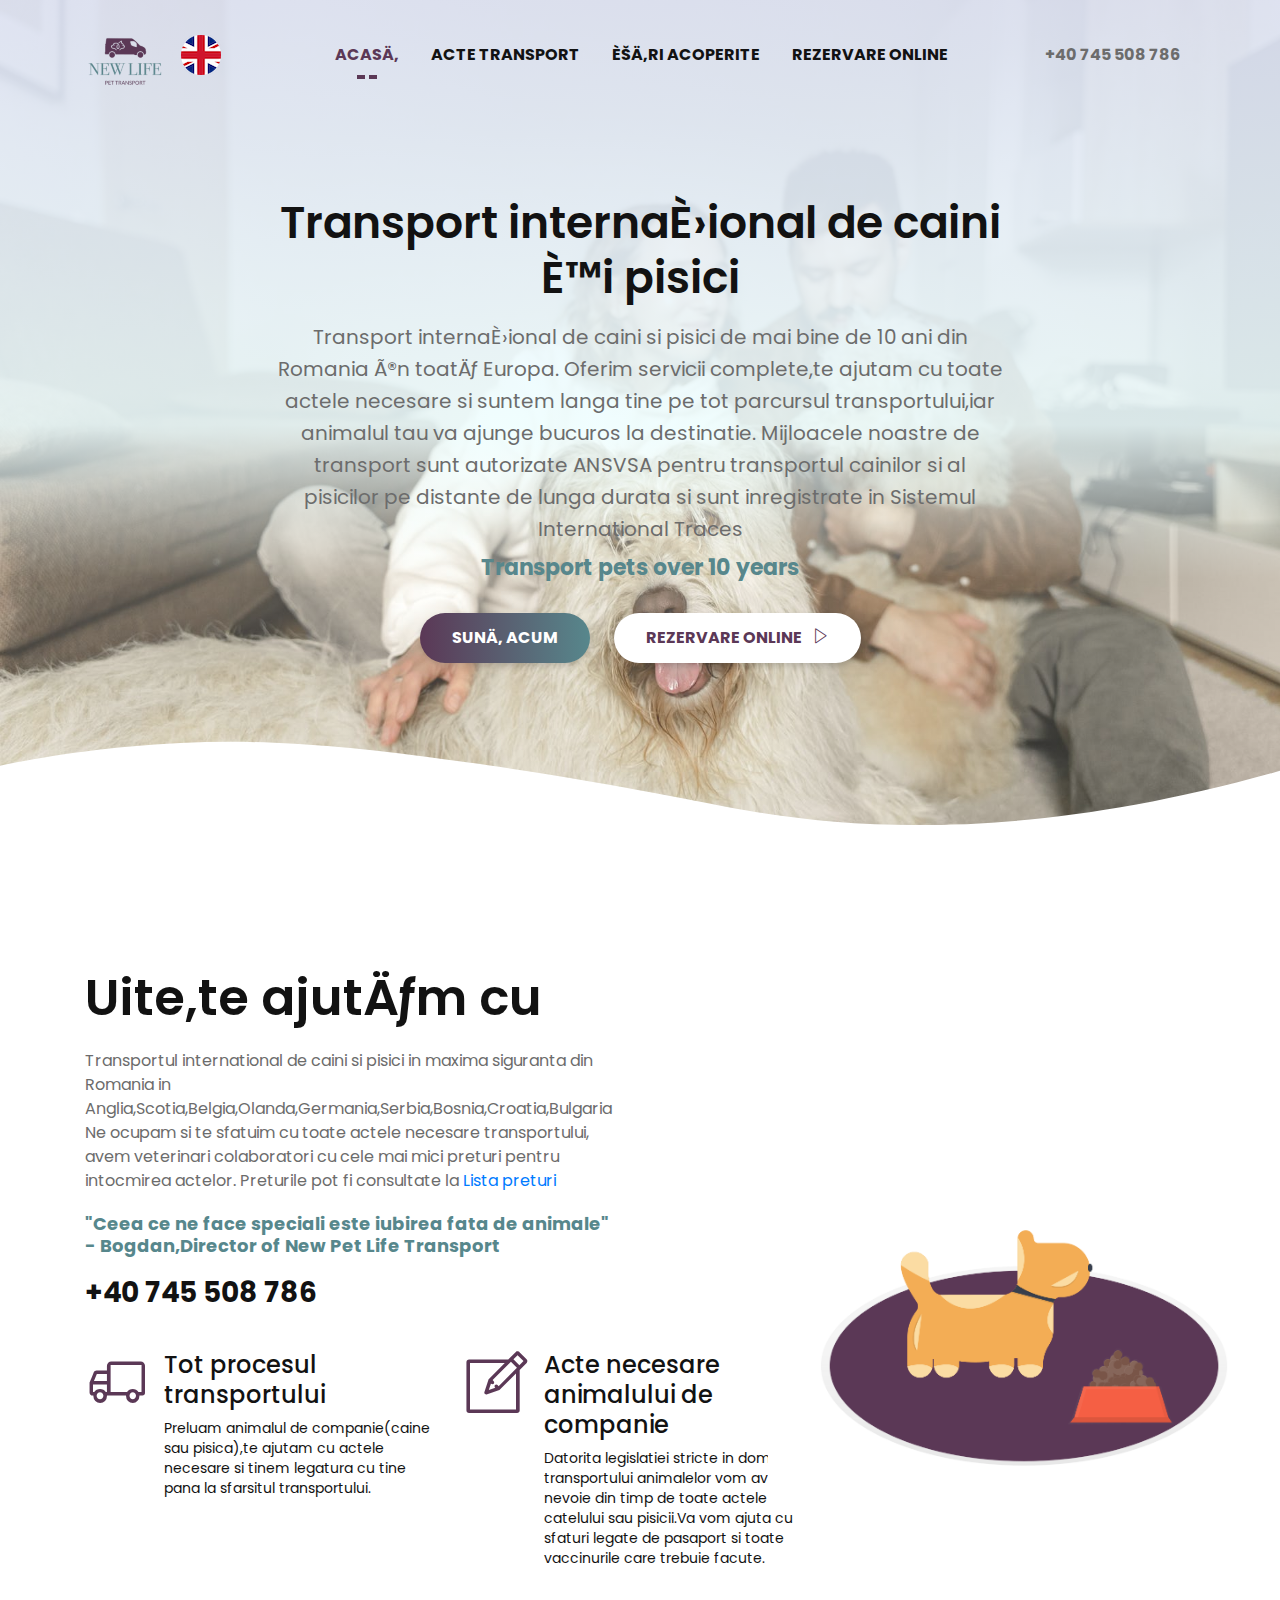
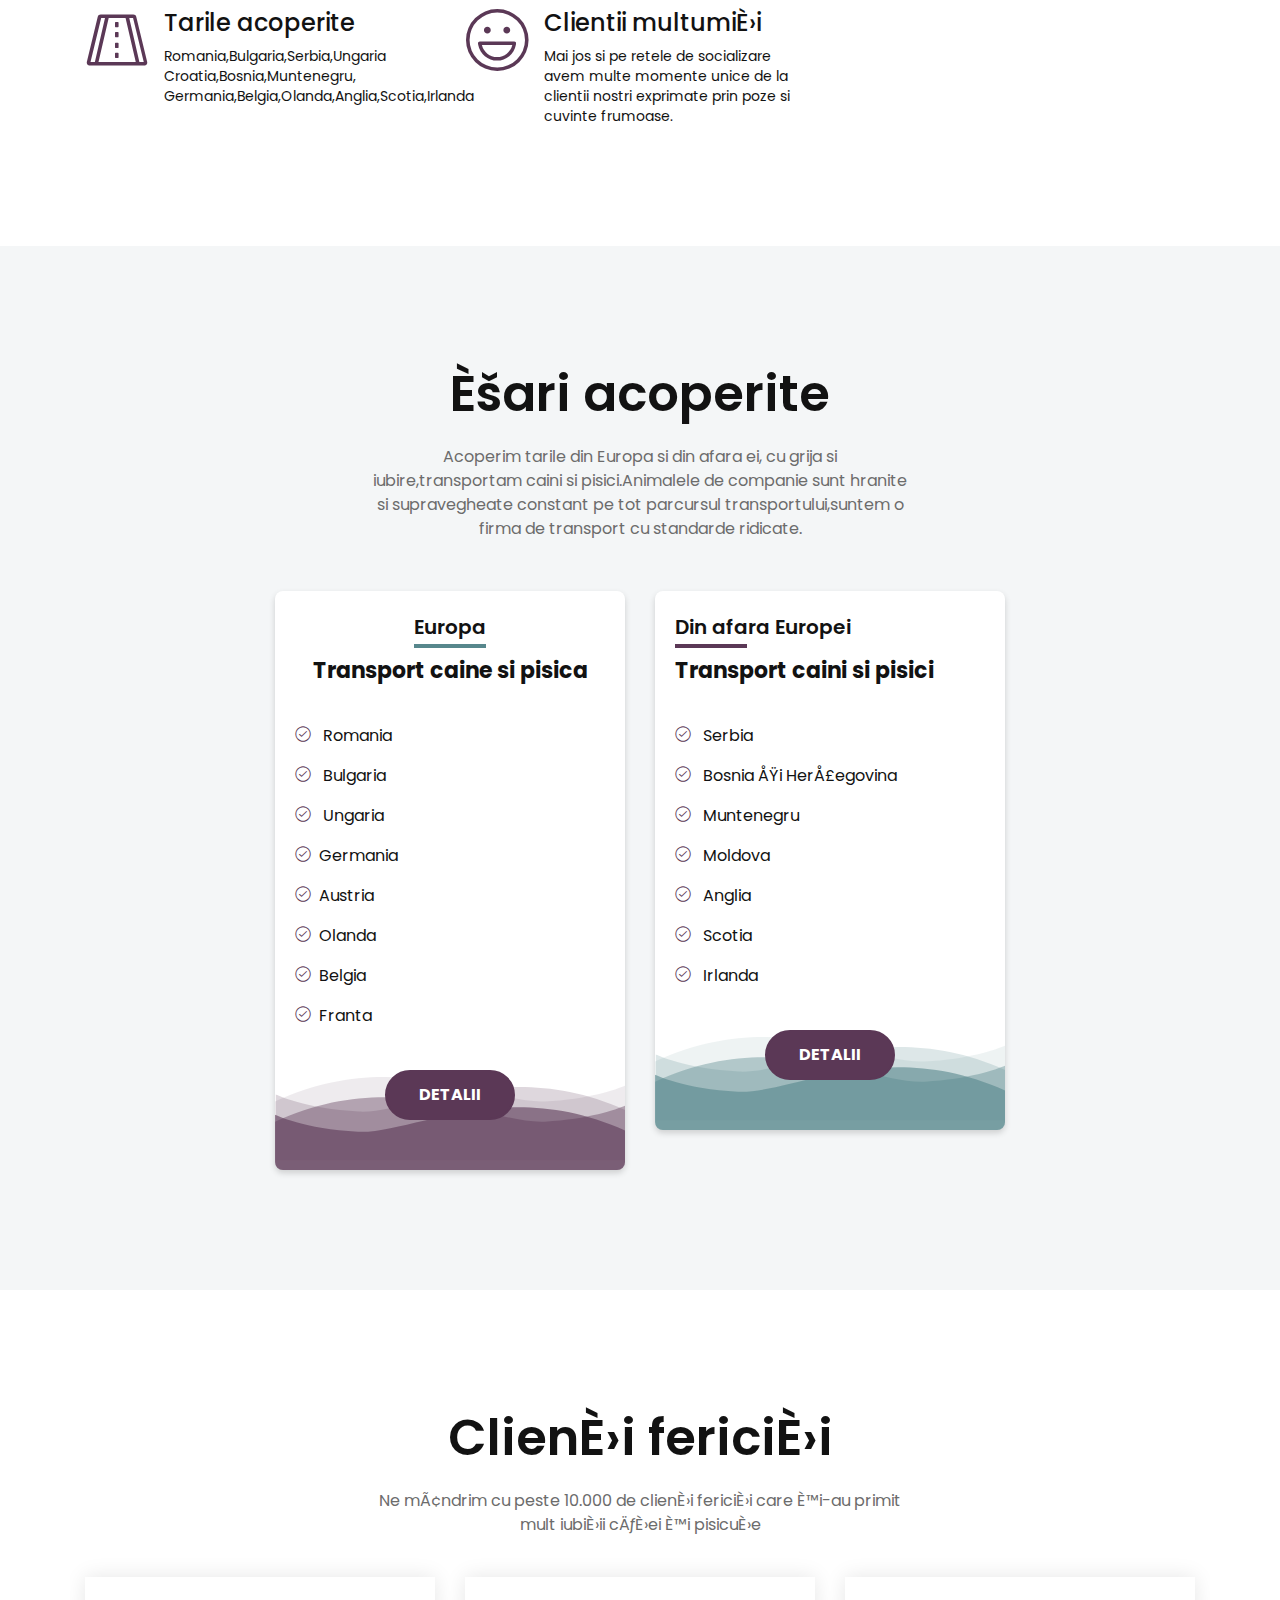
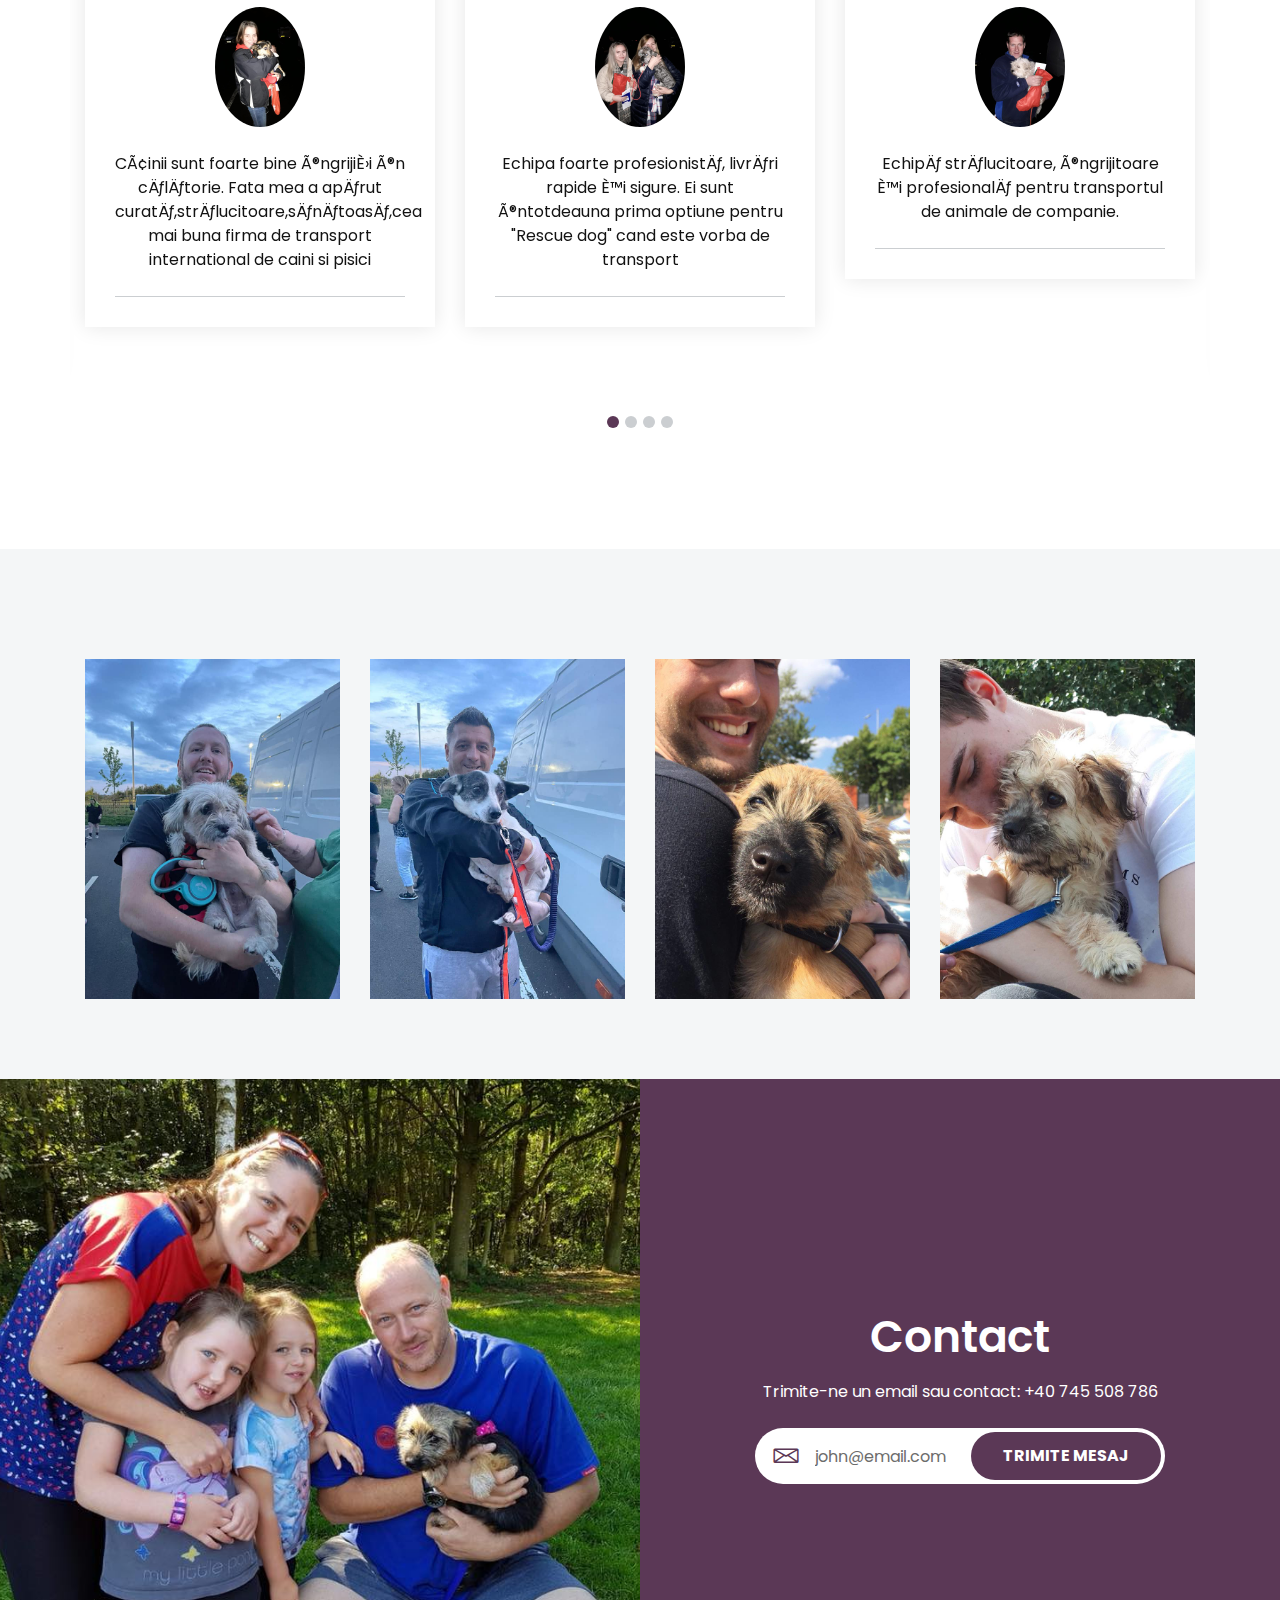
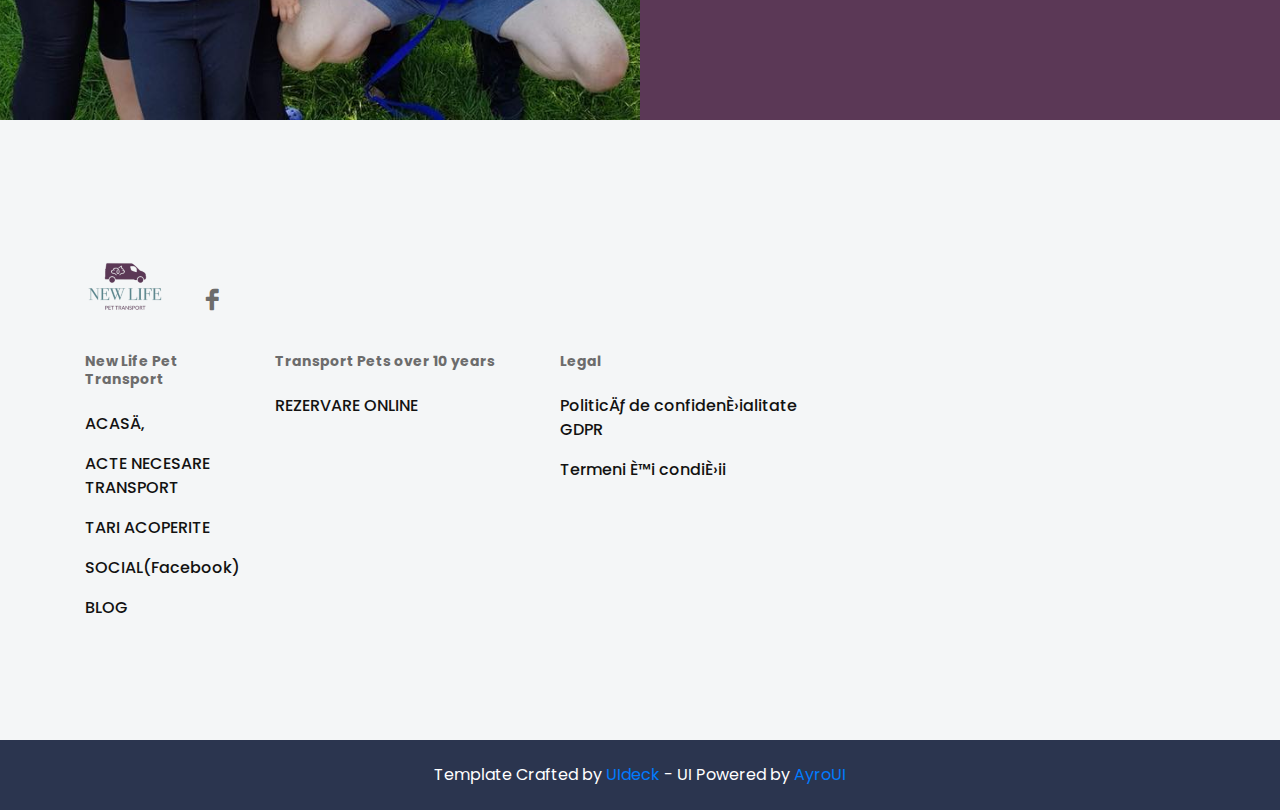
<file: index.html>
<!doctype html>
<html lang="ro">

<head>
<!-- Global site tag (gtag.js) - Google Analytics -->
<script async src="https://www.googletagmanager.com/gtag/js?id=UA-163969027-2"></script>
<script>
  window.dataLayer = window.dataLayer || [];
  function gtag(){dataLayer.push(arguments);}
  gtag('js', new Date());

  gtag('config', 'UA-163969027-2');
  gtag('config', 'AW-408843208');
</script>
<!-- Event snippet for Website traffic conversion page --> <script> gtag('event', 'conversion', {'send_to': 'AW-408843208/8henCIjOsYADEMjn-cIB'}); </script>

<meta name="facebook-domain-verification" content="n2afpp2n3x3nru15elbww31roec9bc" />
<!-- Facebook Pixel Code -->
<script>
  !function(f,b,e,v,n,t,s)
  {if(f.fbq)return;n=f.fbq=function(){n.callMethod?
  n.callMethod.apply(n,arguments):n.queue.push(arguments)};
  if(!f._fbq)f._fbq=n;n.push=n;n.loaded=!0;n.version='2.0';
  n.queue=[];t=b.createElement(e);t.async=!0;
  t.src=v;s=b.getElementsByTagName(e)[0];
  s.parentNode.insertBefore(t,s)}(window, document,'script',
  'https://connect.facebook.net/en_US/fbevents.js');
  fbq('init', '3112748502344003');
  fbq('track', 'PageView');
</script>
<noscript><img height="1" width="1" style="display:none"
  src="https://www.facebook.com/tr?id=3112748502344003&ev=PageView&noscript=1"
/></noscript>
<!-- End Facebook Pixel Code -->
<!-- Clarify -->
<script type="text/javascript">
    (function(c,l,a,r,i,t,y){
        c[a]=c[a]||function(){(c[a].q=c[a].q||[]).push(arguments)};
        t=l.createElement(r);t.async=1;t.src="https://www.clarity.ms/tag/"+i;
        y=l.getElementsByTagName(r)[0];y.parentNode.insertBefore(t,y);
    })(window, document, "clarity", "script", "94725r8mh9");
</script>

    <!--====== Required meta tags ======-->
    <meta charset="utf-8">
    <meta http-equiv="x-ua-compatible" content="ie=edge">
    <!-- SEO Meta Tags -->
    <meta name="description"
      content="Transport international de caini si pisici din Romania in Anglia,Franta,Germania,Olanda,Belgia. De peste 10 ani ne ocupam cu transportul cateilor si al pisicilor si oferim cele mai bune conditii ">
    <meta name="application-name" content="Transport caini si pisici Romania,Anglia,Germania,Olanda,Belgia">
    <meta name="keywords"
    content="transport caini si pisici,New Life Pet Transport,transport caini Romania Anglia,transport pisici Romania Anglia,transport caini Romania Europa,transport animale de companie,transport caini Romania Germania,transport caini si pisici Olanda,transport caini si pisici Belgia ">
    <meta name="creator" content="Transport caini si pisici Romania,Anglia,Germania,Olanda,Belgia">
    <meta property="og:site_name" content="Transport caini si pisici Romania,Anglia,Germania,Olanda,Belgia" /> <!-- website name -->
    <meta property="og:site" content="https://newlifepettransport.com/" /> <!-- website link -->
    <meta property="og:title" content="Transport caini si pisici Romania,Anglia,Germania,Olanda,Belgia" /> <!-- title shown in the actual shared post -->
    <meta property="og:description" content="Transport caini si pisici Romania,Anglia,Germania,Olanda,Belgia" />
  
    <meta property="fb:title" content="Transport caini si pisici Romania,Anglia,Germania,Olanda,Belgia">
    <meta property="fb:description"
      content="Transport caini si pisici Romania,Anglia,Germania,Olanda,Belgia">
 <meta property="fb:image" content="https://newlifepettransport.com/">
  <meta property="fb:url" content="https://newlifepettransport.com/">
  <meta property="fb:type" content="website" />
  <meta property="fb:page_id" content="100057526867811" />
  <!-- description shown in the actual shared post -->
  <meta property="og:image" content="https://newlifepettransport.com/assets/images/newlifept-brand.jpeg">
    <meta property="og:url" content="https://newlifepettransport.com/" /> <!-- where do you want your post to link to -->
    <meta property="og:type" content="website" />
  
    <!-- Website Title -->
    <title>Transport caini si pisici Romania,Anglia,Germania,Olanda,Belgia</title>
  
    <!-- Canonical link -->
    <link rel="canonical" href="https://newlifepettransport.com/" />
    <meta name="viewport" content="width=device-width, initial-scale=1, shrink-to-fit=no">

    

    <!--====== Favicon Icon ======-->
    <link rel="shortcut icon" href="assets/images/logo-pet.png" type="image/png">

    <!--====== Bootstrap css ======-->
    <link rel="stylesheet" href="assets/css/bootstrap.min.css">

    <!--====== Slick css ======-->
    <link rel="stylesheet" href="assets/css/slick.css">

    <!--====== Line Icons css ======-->
    <link rel="stylesheet" href="assets/css/LineIcons.css">

    <!--====== Magnific Popup css ======-->
    <link rel="stylesheet" href="assets/css/magnific-popup.css">

    <!--====== Default css ======-->
    <link rel="stylesheet" href="assets/css/default.css">

    <!--====== Style css ======-->
    <link rel="stylesheet" href="assets/css/style.css">


</head>

<body>

    <!--====== HEADER PART START ======-->

    <header class="header-area">
        <div class="navgition navgition-transparent">
            <div class="container">
                <div class="row">
                    <div class="col-lg-12">
                        <nav class="navbar navbar-expand-lg">
                            <a class="navbar-brand" href="https://newlifepettransport.com/index.html">
                                <img src="assets/images/logo-pet.png" alt="New Life Pet Transport international caine si pisici">
                            </a>
                             <a class="navbar-brand" href="index-en.html">
                                <img src="assets/images/uk-flag-transparent.png" alt="Newlifepet pagina engleza">
                            </a>

                            <button class="navbar-toggler" type="button" data-toggle="collapse" data-target="#navbarOne" aria-controls="navbarOne" aria-expanded="false" aria-label="Toggle navigation">
                                <span class="toggler-icon"></span>
                                <span class="toggler-icon"></span>
                                <span class="toggler-icon"></span>
                            </button>

                            <div class="collapse navbar-collapse sub-menu-bar" id="navbarOne">
                                <ul class="navbar-nav m-auto">
                                    <li class="nav-item active">
                                        <a class="page-scroll" href="index.html">ACASĂ</a>
                                    </li>
                                    <li class="nav-item">
                                        <a class="page-scroll" href="acte-transport.html">ACTE TRANSPORT</a>
                                    </li>
                                    <li class="nav-item">
                                        <a class="page-scroll" href="transport-caini-pisici.html">ȚĂRI ACOPERITE</a>
                                    </li>
                                    <li class="nav-item">
                                        <a class="page-scroll" href="rezervare-online.html">REZERVARE ONLINE</a>
                                    </li>
                                </ul>
                            </div>

                            <div class="navbar-social d-none d-sm-flex align-items-center">
                                <span>+40 745 508 786</span>
                            </div>
                        </nav> <!-- navbar -->
                    </div>
                </div> <!-- row -->
            </div> <!-- container -->
        </div> <!-- navgition -->

        <div id="home" class="header-hero bg_cover" style="background-image: url(assets/images/transport-caini-pisici-romania-anglia-germania-olanda-belgia.jpeg)">
            <div class="container">
                <div class="row justify-content-center">
                    <div class="col-xl-8 col-lg-10">
                        <div class="header-content text-center">
                            <h1 class="header-title">Transport internațional de caini și pisici</h1>
                            <p class="text">Transport internațional de caini si pisici de mai bine de 10 ani din Romania în toată Europa. Oferim servicii complete,te ajutam cu toate actele necesare si suntem langa tine pe tot parcursul transportului,iar animalul tau va ajunge bucuros la destinatie. Mijloacele noastre de transport sunt autorizate ANSVSA pentru transportul cainilor si al pisicilor pe distante de lunga durata si sunt inregistrate in Sistemul International Traces</p>
                            <h4><a href="https://newlifepettransport.com/"  style="color: #57878c;margin-top: 10px;">Transport pets over 10 years</a> </h4>
                            <ul class="header-btn rounded-buttons">
                                <li><a class="main-btn rounded-three" href="tel:+40745508786">SUNĂ ACUM</a></li>
                                <li><a class="main-btn rounded-four" href="rezervare-online.html">REZERVARE ONLINE <i class="lni-play"></i></a></li>
                            </ul>
                        </div> <!-- header content -->
                    </div>
                </div> <!-- row -->
            </div> <!-- container -->
            <div class="header-shape">
                <img src="assets/images/header-shape.svg" alt="shape">
            </div>
        </div> <!-- header content -->
    </header>

    <!--====== HEADER PART ENDS ======-->

    <!--====== SERVICES PART START ======-->

    <section id="service" class="services-area">
        <div class="container">
            <div class="row">
                <div class="col-lg-6">
                    <div class="section-title pb-10">
                        <h4 class="title">Uite,te ajutăm cu</h4>
                        <p class="text">Transportul international de caini si pisici in maxima siguranta din Romania in Anglia,Scotia,Belgia,Olanda,Germania,Serbia,Bosnia,Croatia,Bulgaria<br>Ne ocupam si te sfatuim cu toate actele necesare transportului, avem veterinari colaboratori cu cele mai mici preturi pentru intocmirea actelor. Preturile pot fi consultate la <a href="preturi-veterinar.html">Lista preturi</a></p>
                        <h5 style="color: #57878c;margin-top: 20px;">"Ceea ce ne face speciali este iubirea fata de animale" <br>- Bogdan,Director of New Pet Life Transport</p>
                    </div> <!-- section title -->
                    <h3 style="margin-top:10px;">+40 745 508 786</h3>
                </div>
            </div> <!-- row -->
            <div class="row">
                <div class="col-lg-8">
                    <div class="row">
                        <div class="col-md-6">
                            <div class="services-content mt-40 d-sm-flex">
                                <div class="services-icon">
                                    <i class="lni-delivery"></i>
                                </div>
                                <div class="services-content media-body">
                                    <h4 class="services-title">Tot procesul transportului</h4>
                                    <p class="text">Preluam animalul de companie(caine sau pisica),te ajutam cu actele necesare si tinem legatura cu tine pana la sfarsitul transportului.</p>
                                </div>
                            </div> <!-- services content -->
                        </div>
                        <div class="col-md-6">
                            <div class="services-content mt-40 d-sm-flex">
                                <div class="services-icon">
                                    <i class="lni-pencil-alt"></i>
                                </div>
                                <div class="services-content media-body">
                                    <h4 class="services-title">Acte necesare animalului de companie</h4>
                                    <p class="text">Datorita legislatiei stricte in domeniul transportului animalelor vom avea nevoie din timp de toate actele catelului sau pisicii.Va vom ajuta cu sfaturi legate de pasaport si toate vaccinurile care trebuie facute.</p>
                                </div>
                            </div> <!-- services content -->
                        </div>
                        <div class="col-md-6">
                            <div class="services-content mt-40 d-sm-flex">
                                <div class="services-icon">
                                    <i class="lni-road"></i>
                                </div>
                                <div class="services-content media-body">
                                    <h4 class="services-title">Tarile acoperite</h4>
                                    <p class="text">Romania,Bulgaria,Serbia,Ungaria<br>Croatia,Bosnia,Muntenegru,<br>Germania,Belgia,Olanda,Anglia,Scotia,Irlanda</p>
                                </div>
                            </div> <!-- services content -->
                        </div>
                        <div class="col-md-6">
                            <div class="services-content mt-40 d-sm-flex">
                                <div class="services-icon">
                                    <i class="lni-emoji-happy"></i>
                                </div>
                                <div class="services-content media-body">
                                    <h4 class="services-title">Clientii multumiți</h4>
                                    <p class="text">Mai jos si pe retele de socializare avem multe momente unice de la clientii nostri exprimate prin poze si cuvinte frumoase.</p>
                                </div>
                            </div> <!-- services content -->
                        </div>
                    </div> <!-- row -->
                </div> <!-- row -->
            </div> <!-- row -->
        </div> <!-- conteiner -->
        <div class="services-image d-lg-flex align-items-center">
            <div class="image">
                <img src="assets/images/transportinternationaldogsandcatsfromromania.png" alt="Transport international de caini si pisici din Romania in Anglia,Scotia,Belgia,Olanda,Germania">
            </div>
        </div> <!-- services image -->
       
    </section>

    <!--====== SERVICES PART ENDS ======-->

    <!--====== PRICING PART START ======-->

    <section id="pricing" class="pricing-area">
        <div class="container">
            <div class="row justify-content-center">
                <div class="col-lg-6">
                    <div class="section-title text-center pb-10">
                        <h4 class="title">Țari acoperite</h4>
                        <p class="text">Acoperim tarile din Europa si din afara ei, cu grija si iubire,transportam caini si pisici.Animalele de companie sunt hranite si supravegheate constant pe tot parcursul transportului,suntem o firma de transport cu standarde ridicate. </p>
                    </div> <!-- section title -->
                </div>
            </div> <!-- row -->
            <div class="row justify-content-center">
                <div class="col-lg-4 col-md-7 col-sm-9">
                    <div class="single-pricing mt-40">
                        <div class="pricing-header text-center">
                            <h5 class="sub-title">Europa</h5>
                            <h4 style="margin-top: 10px;">Transport caine si pisica </h4>
                          
                        </div>
                        <div class="pricing-list">
                            <ul>
                                <li><i class="lni-check-mark-circle"></i> Romania</li>
                                <li><i class="lni-check-mark-circle"></i> Bulgaria</li>
                                <li><i class="lni-check-mark-circle"></i> Ungaria</li>
                                <li><i class="lni-check-mark-circle"></i>Germania</li>
                                <li><i class="lni-check-mark-circle"></i>Austria</li>
                                <li><i class="lni-check-mark-circle"></i>Olanda</li>
                                <li><i class="lni-check-mark-circle"></i>Belgia</li>
                                <li><i class="lni-check-mark-circle"></i>Franta</li>
                            </ul>
                        </div>
                        <div class="pricing-btn text-center">
                            <a class="main-btn" href="transport-caini-pisici.html">Detalii</a>
                        </div>
                        <div class="buttom-shape">
                            <svg id="Layer_1" data-name="Layer 1" xmlns="http://www.w3.org/2000/svg" viewBox="0 0 350 112.35"><defs><style>.color-1{fill:#5b3856;isolation:isolate;}.cls-1{opacity:0.1;}.cls-2{opacity:0.2;}.cls-3{opacity:0.4;}.cls-4{opacity:0.6;}</style></defs><title>bottom-part1</title><g id="bottom-part"><g id="Group_747" data-name="Group 747"><path id="Path_294" data-name="Path 294" class="cls-1 color-1" d="M0,24.21c120-55.74,214.32,2.57,267,0S349.18,7.4,349.18,7.4V82.35H0Z" transform="translate(0 0)"/><path id="Path_297" data-name="Path 297" class="cls-2 color-1" d="M350,34.21c-120-55.74-214.32,2.57-267,0S.82,17.4.82,17.4V92.35H350Z" transform="translate(0 0)"/><path id="Path_296" data-name="Path 296" class="cls-3 color-1" d="M0,44.21c120-55.74,214.32,2.57,267,0S349.18,27.4,349.18,27.4v74.95H0Z" transform="translate(0 0)"/><path id="Path_295" data-name="Path 295" class="cls-4 color-1" d="M349.17,54.21c-120-55.74-214.32,2.57-267,0S0,37.4,0,37.4v74.95H349.17Z" transform="translate(0 0)"/></g></g></svg>
                        </div>
                    </div> <!-- single pricing -->
                </div>
                
                <div class="col-lg-4 col-md-7 col-sm-9">
                    <div class="single-pricing pro mt-40">
                       
                        <div class="pricing-header">
                            <h5 class="sub-title">Din afara Europei</h5>
                            <h4 style="margin-top: 10px;">Transport caini si pisici </h4>
                        </div>
                        <div class="pricing-list">
                            <ul>
                                <li><i class="lni-check-mark-circle"></i> Serbia</li>
                                <li><i class="lni-check-mark-circle"></i> Bosnia şi Herţegovina</li>
                                <li><i class="lni-check-mark-circle"></i> Muntenegru</li>
                                <li><i class="lni-check-mark-circle"></i> Moldova</li>
                                <li><i class="lni-check-mark-circle"></i> Anglia</li>
                                <li><i class="lni-check-mark-circle"></i> Scotia</li>
                                <li><i class="lni-check-mark-circle"></i> Irlanda</li>
                                
                            </ul>
                        </div>
                        <div class="pricing-btn text-center">
                            <a class="main-btn" href="transport-caini-pisici.html">Detalii</a>
                        </div>
                        <div class="buttom-shape">
                            <svg id="Layer_1" data-name="Layer 1" xmlns="http://www.w3.org/2000/svg" viewBox="0 0 350 112.35"><defs><style>.color-2{fill:  #57878c;isolation:isolate;}.cls-1{opacity:0.1;}.cls-2{opacity:0.2;}.cls-3{opacity:0.4;}.cls-4{opacity:0.6;}</style></defs><title>bottom-part1</title><g id="bottom-part"><g id="Group_747" data-name="Group 747"><path id="Path_294" data-name="Path 294" class="cls-1 color-2" d="M0,24.21c120-55.74,214.32,2.57,267,0S349.18,7.4,349.18,7.4V82.35H0Z" transform="translate(0 0)"/><path id="Path_297" data-name="Path 297" class="cls-2 color-2" d="M350,34.21c-120-55.74-214.32,2.57-267,0S.82,17.4.82,17.4V92.35H350Z" transform="translate(0 0)"/><path id="Path_296" data-name="Path 296" class="cls-3 color-2" d="M0,44.21c120-55.74,214.32,2.57,267,0S349.18,27.4,349.18,27.4v74.95H0Z" transform="translate(0 0)"/><path id="Path_295" data-name="Path 295" class="cls-4 color-2" d="M349.17,54.21c-120-55.74-214.32,2.57-267,0S0,37.4,0,37.4v74.95H349.17Z" transform="translate(0 0)"/></g></g></svg>
                        </div>
                    </div> <!-- single pricing -->
                </div>
                
                
            </div> <!-- row -->
        </div> <!-- conteiner -->
    </section>

    <!--====== PRICING PART ENDS ======-->
    
    <!--====== CALL TO ACTION PART START ======-->

 

    <!--====== CALL TO ACTION PART ENDS ======-->
    
    <!--====== TESTIMONIAL THREE PART START ======-->

    <section id="testimonial" class="testimonial-area">
        <div class="container">            
            <div class="row justify-content-center">
                <div class="col-lg-6">
                    <div class="section-title text-center pb-10">
                        <h4 class="title">Clienți fericiți</h4>
                        <p class="text">Ne mândrim cu peste 10.000 de clienți fericiți care și-au primit mult iubiții căței și pisicuțe</p>
                    </div> <!-- section title -->
                </div>
            </div> <!-- row -->
            
            <div class="row">
                <div class="col-lg-12">
                    <div class="row testimonial-active">
                        <div class="col-lg-4">
                            <div class="single-testimonial mt-30 mb-30 text-center">
                                <div class="testimonial-image">
                                    <img src="assets/images/review-happy-client1.jpg" alt="Author">
                                </div>
                                <div class="testimonial-content">
                                    <p class="text">Câinii sunt foarte bine îngrijiți în călătorie. Fata mea a apărut curată,strălucitoare,sănătoasă,cea mai buna firma de transport international de caini si pisici</p>

                                </div>
                            </div> <!-- single testimonial -->
                        </div>
                        <div class="col-lg-4">
                            <div class="single-testimonial mt-30 mb-30 text-center">
                                <div class="testimonial-image">
                                    <img src="assets/images/review-happy-client2.jpg" alt="Author">
                                </div>
                                <div class="testimonial-content">
                                    <p class="text">Echipa foarte profesionistă, livrări rapide și sigure. Ei sunt întotdeauna prima optiune pentru "Rescue dog" cand este vorba de transport</p>
                                
                                </div>
                            </div> <!-- single testimonial -->
                        </div>
                        <div class="col-lg-4">
                            <div class="single-testimonial mt-30 mb-30 text-center">
                                <div class="testimonial-image">
                                    <img src="assets/images/review-happy-client3.jpg" alt="Author">
                                </div>
                                <div class="testimonial-content">
                                    <p class="text">Echipă strălucitoare, îngrijitoare și profesională pentru transportul de animale de companie.</p>
                                
                                </div>
                            </div> <!-- single testimonial -->
                        </div>
                        <div class="col-lg-4">
                            <div class="single-testimonial mt-30 mb-30 text-center">
                                <div class="testimonial-image">
                                    <img src="assets/images/review-happy-client4.jpg" alt="Author">
                                </div>
                                <div class="testimonial-content">
                                    <p class="text">Îți mulțumesc atât de mult pentru că ai adus-o pe fetița noastră în siguranță. Cu siguranță aș recomanda si pe viitor altor prieteni.Cea mai buna firma de transport international de caini si pisici.</p>
                               
                                </div>
                            </div> <!-- single testimonial -->
                        </div>
                    </div> <!-- row -->
                </div>
            </div> <!-- row -->
        </div> <!-- container -->
    </section>

    <!--====== TESTIMONIAL THREE PART ENDS ======-->
    
    <!--====== CLIENT LOGO PART START ======-->

    <section class="client-logo-area">
        <div class="container">
            
            <div class="row">
             
                <div class="col-md-3 col-6">
                    <div class="single-client mt-30 text-center">
                        <img src="assets/images/transportinternationaldogsandcats.jpg" alt="Transport international dogs and cats(caini si psici)">
                    </div> <!-- single client -->
                </div>
                <div class="col-md-3 col-6">
                    <div class="single-client mt-30 text-center">
                        <img src="assets/images/Transport-rescue-dog.jpg" alt="Transport caini si pisici din Romania in Anglia,Germania,Belgia,Olanda">
                    </div> <!-- single client -->
                </div>
                <div class="col-md-3 col-6">
                    <div class="single-client mt-30 text-center">
                        <img src="assets/images/happy-dog-man-rescue-dogs.jpg" alt="Transport international de caini si pisici">
                    </div> <!-- single client -->
                </div>
                <div class="col-md-3 col-6">
                    <div class="single-client mt-30 text-center">
                        <img src="assets/images/newpetlifetransportinternational.jpg" alt="Transport cats and dogs Rescue dogs from Romania">
                    </div> <!-- single client -->
                </div>
            </div> <!-- row -->
        </div> <!-- container -->
    </section>

    <section id="call-to-action" class="call-to-action">
        <div class="call-action-image">
            <img src="assets/images/family-transport-dogs-cats.jpg" alt="call-to-action">
        </div>
        
        <div class="container-fluid">
            <div class="row justify-content-end">
                <div class="col-lg-6">
                    <div class="call-action-content text-center">
                        <h2 class="call-title">Contact</h2>
                        <p class="text">Trimite-ne un email sau contact: +40 745 508 786</p>
                        <form
  action="https://formspree.io/f/xzbyqbnq"
  method="POST">
 <div class="call-newsletter">
                            <i class="lni-envelope"></i>
                            <input type="text" name="email_potential_client" placeholder="john@email.com">
                            <button type="submit">Trimite mesaj</button>
                        </div>
</form>
                       
                    </div> <!-- slider-content -->
                </div>
            </div> <!-- row -->
        </div> <!-- container -->
    </section>

    <footer id="footer" class="footer-area">
        <div class="footer-widget">
            <div class="container">
                <div class="row">
                    <div class="col-lg-12">
                        <div class="footer-logo-support d-md-flex align-items-end justify-content-between">
                            <div class="footer-logo d-flex align-items-end">
                                <a class="mt-30" href="index.html"><img src="assets/images/logo-pet.png" alt="New Life Pet Transport international transport"></a>

                                <ul class="social mt-30">
                                    <li><a href="https://www.facebook.com/pets.transport.9/reviews"><i class="lni-facebook-filled"></i></a></li>
                                </ul>
                            </div> <!-- footer logo -->
                            
                        </div> <!-- footer logo support -->
                    </div>
                </div> <!-- row -->
                <div class="row">
                    <div class="col-lg-2 col-md-4 col-sm-6">
                        <div class="footer-link">
                            <h6 class="footer-title">New Life Pet Transport</h6>
                            <ul>
                                <li><a href="index.html">ACASĂ</a></li>
                                <li><a href="acte-transport.html">ACTE NECESARE TRANSPORT</a></li>
                                <li><a href="transport-caini-pisici.html">TARI ACOPERITE</a></li>
                                  <li><a href="https://www.facebook.com/pets.transport.9">SOCIAL(Facebook)</a></li>
                                <li><a href="blog-animale.html">BLOG</a></li>

                            </ul>
                        </div> <!-- footer link -->
                    </div>
                    <div class="col-lg-3 col-md-4 col-sm-6">
                        <div class="footer-link">
                            <h6 class="footer-title">Transport Pets over 10 years</h6>
                            <ul>
                               
                                <li><a href="rezervare-online.html">REZERVARE ONLINE</a></li>
                                
                            </ul>
                        </div> <!-- footer link -->
                    </div>
                    <div class="col-lg-3 col-md-4 col-sm-5">
                        <div class="footer-link">
                            <h6 class="footer-title">Legal</h6>
                            <ul>
                                <li><a href="CRB NEW LIFE INTERNATIONAL S.R.L-GDPR Policy-2021-09-17.doc">Politică de confidențialitate GDPR</a></li>
                                <li><a href="CRB NEW LIFE INTERNATIONAL S.R.L -Terms of Service-09_17_2021.doc">Termeni și condiții</a></li>
                            </ul>
                        </div> <!-- footer link -->
                    </div>
                 
                </div> <!-- row -->
            </div> <!-- container -->
        </div> <!-- footer widget -->
        
        <div class="footer-copyright">
            <div class="container">
                <div class="row">
                    <div class="col-lg-12">
                        <div class="copyright text-center">
                            <p class="text">Template Crafted by <a rel="nofollow" href="https://uideck.com">UIdeck</a> - UI Powered by <a el="nofollow" href="https://rebrand.ly/ayroui">AyroUI</a></p>
                        </div>
                    </div>
                </div> <!-- row -->
            </div> <!-- container -->
        </div> <!-- footer copyright -->
    </footer>

    <!--====== FOOTER PART ENDS ======-->

    <!--====== BACK TO TOP PART START ======-->

    <a class="back-to-top" href="#"><i class="lni-chevron-up"></i></a>

    <!--====== BACK TO TOP PART ENDS ======-->









    <!--====== jquery js ======-->
    <script src="assets/js/vendor/modernizr-3.6.0.min.js"></script>
    <script src="assets/js/vendor/jquery-1.12.4.min.js"></script>

    <!--====== Bootstrap js ======-->
    <script src="assets/js/bootstrap.min.js"></script>
    <script src="assets/js/popper.min.js"></script>

    <!--====== Ajax Contact js ======-->
    <script src="assets/js/ajax-contact.js"></script>

    <!--====== Scrolling Nav js ======-->
    <script src="assets/js/jquery.easing.min.js"></script>
    <script src="assets/js/scrolling-nav.js"></script>

    <!--====== Validator js ======-->
    <script src="assets/js/validator.min.js"></script>

    <!--====== Magnific Popup js ======-->
    <script src="assets/js/jquery.magnific-popup.min.js"></script>

    <!--====== Slick js ======-->
    <script src="assets/js/slick.min.js"></script>

    <!--====== Main js ======-->
    <script src="assets/js/main.js"></script>

</body>

</html>
</file>
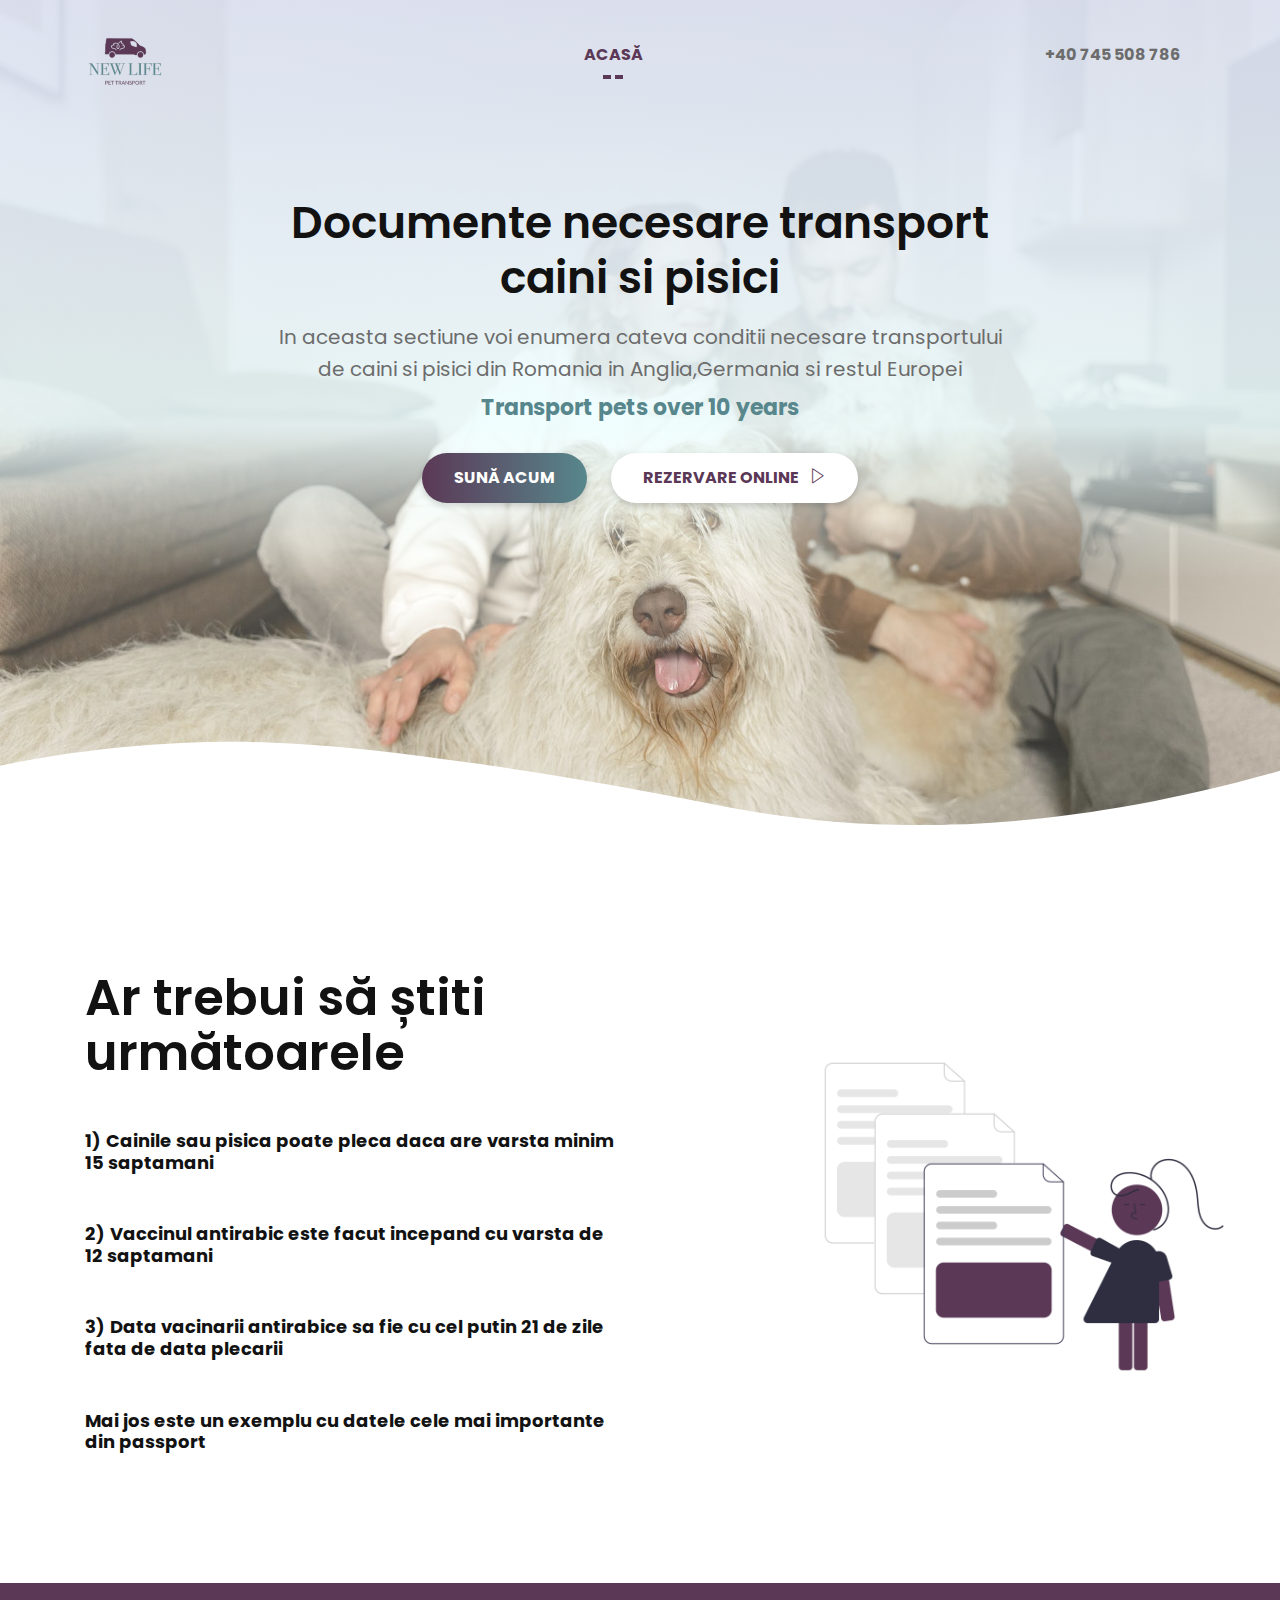
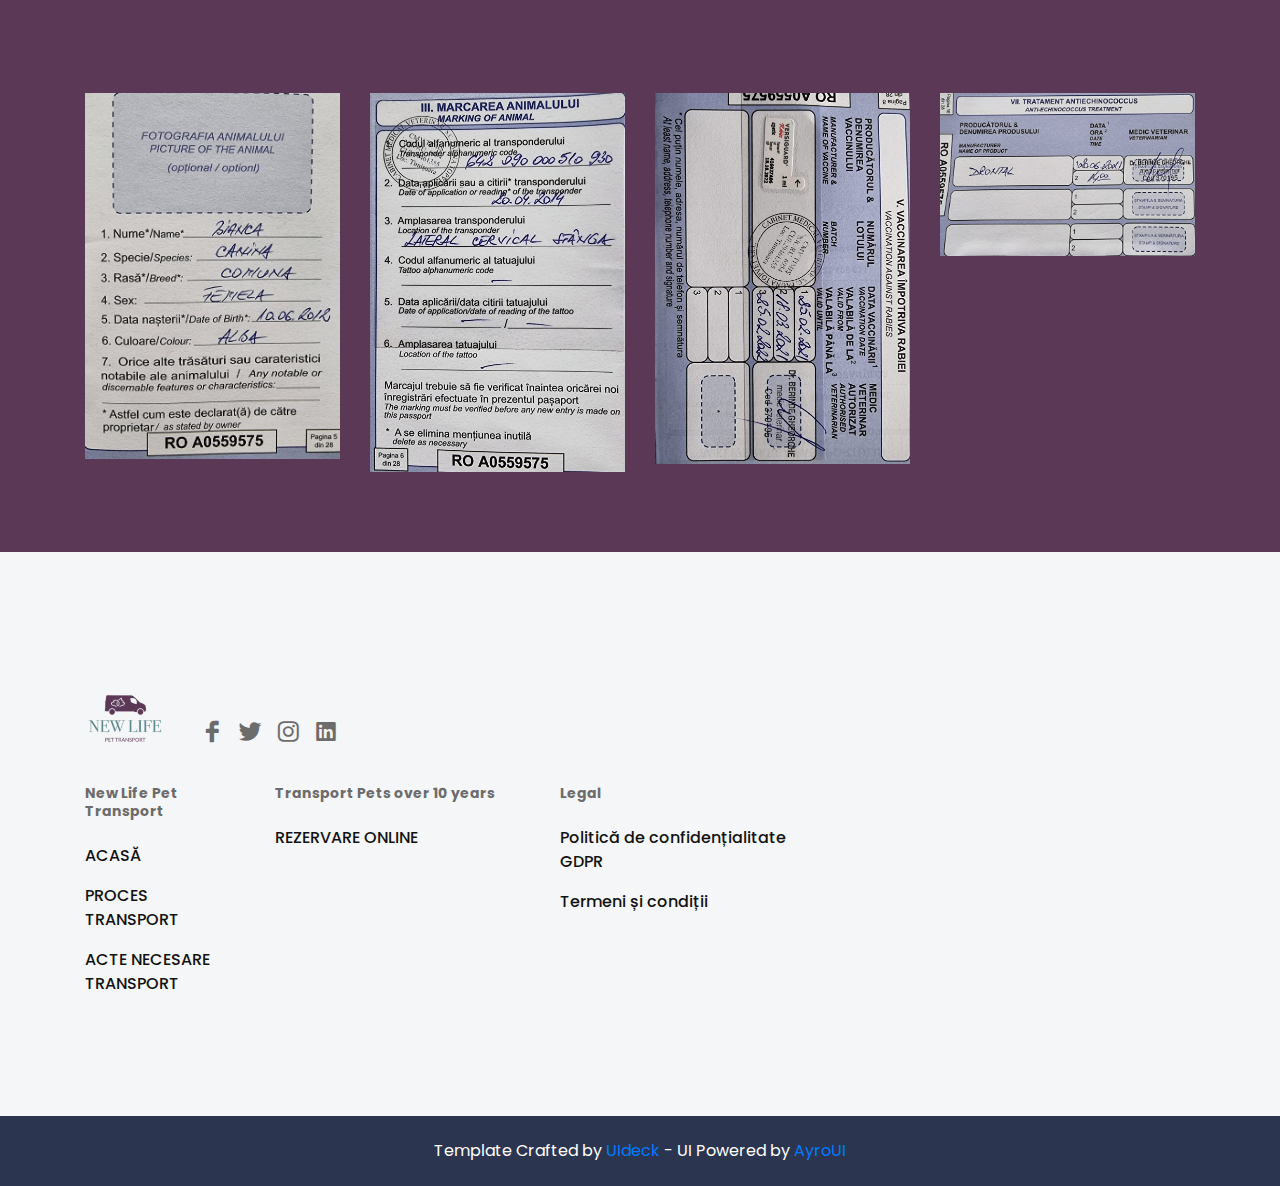
<file: acte-transport.html>
<!doctype html>
<html lang="ro">

<head>

    <!--====== Required meta tags ======-->
    <meta charset="utf-8">
    <!-- SEO Meta Tags -->
    <meta name="description"
      content="Transport caini si pisici Romania,Anglia,Germania,Olanda,Belgia">
    <meta name="application-name" content="Transport caini si pisici Romania,Anglia,Germania,Olanda,Belgia">
    <meta name="keywords"
    content="transport caini si pisici,New Life Pet Transport,transport caini Romania Anglia,transport pisici Romania Anglia,transport caini Romania Europa,transport animale de companie,transport caini Romania Germania,transport caini si pisici Olanda,transport caini si pisici Belgia ">
    <meta name="creator" content="Transport caini si pisici Romania,Anglia,Germania,Olanda,Belgia">
    <meta property="og:site_name" content="Transport caini si pisici Romania,Anglia,Germania,Olanda,Belgia" /> <!-- website name -->
    <meta property="og:site" content="https://newlifepettransport.com/" /> <!-- website link -->
    <meta property="og:title" content="Transport caini si pisici Romania,Anglia,Germania,Olanda,Belgia" /> <!-- title shown in the actual shared post -->
    <meta property="og:description" content="Transport caini si pisici Romania,Anglia,Germania,Olanda,Belgia" />
  
    <meta property="fb:title" content="Transport caini si pisici Romania,Anglia,Germania,Olanda,Belgia">
    <meta property="fb:description"
      content="Transport caini si pisici Romania,Anglia,Germania,Olanda,Belgia">

    <meta property="og:url" content="https://newlifepettransport.com/" /> <!-- where do you want your post to link to -->
    <meta property="og:type" content="website" />
  
    <!-- Website Title -->
    <title>Transport caini si pisici Romania,Anglia,Germania,Olanda,Belgia | Acte transport</title>
  
    <!-- Canonical link -->
    <link rel="canonical" href="https://newlifepettransport.com/" />

    <meta name="viewport" content="width=device-width, initial-scale=1, shrink-to-fit=no">



    <!--====== Favicon Icon ======-->
    <link rel="shortcut icon" href="assets/images/logo-pet.png" type="image/png">

    <!--====== Bootstrap css ======-->
    <link rel="stylesheet" href="assets/css/bootstrap.min.css">

    <!--====== Slick css ======-->
    <link rel="stylesheet" href="assets/css/slick.css">

    <!--====== Line Icons css ======-->
    <link rel="stylesheet" href="assets/css/LineIcons.css">

    <!--====== Magnific Popup css ======-->
    <link rel="stylesheet" href="assets/css/magnific-popup.css">

    <!--====== Default css ======-->
    <link rel="stylesheet" href="assets/css/default.css">

    <!--====== Style css ======-->
    <link rel="stylesheet" href="assets/css/style.css">


</head>

<body>

    <!--====== HEADER PART START ======-->

    <header class="header-area">
        <div class="navgition navgition-transparent">
            <div class="container">
                <div class="row">
                    <div class="col-lg-12">
                        <nav class="navbar navbar-expand-lg">
                            <a class="navbar-brand" href="https://newlifepettransport.com/index.html">
                                <img src="assets/images/logo-pet.png" alt="Transport caini si pisici Romania Anglia,Germania,Olanda,Belgia">
                            </a>

                            <button class="navbar-toggler" type="button" data-toggle="collapse" data-target="#navbarOne" aria-controls="navbarOne" aria-expanded="false" aria-label="Toggle navigation">
                                <span class="toggler-icon"></span>
                                <span class="toggler-icon"></span>
                                <span class="toggler-icon"></span>
                            </button>

                            <div class="collapse navbar-collapse sub-menu-bar" id="navbarOne">
                                <ul class="navbar-nav m-auto">
                                    <li class="nav-item active">
                                        <a class="page-scroll" href="index.html">ACASĂ</a>
                                    </li>
                                </ul>
                            </div>

                            <div class="navbar-social d-none d-sm-flex align-items-center">
                                <span>+40 745 508 786</span>
                            </div>
                        </nav> <!-- navbar -->
                    </div>
                </div> <!-- row -->
            </div> <!-- container -->
        </div> <!-- navgition -->

        <div id="home" class="header-hero bg_cover" style="background-image: url(assets/images/transport-caini-pisici-romania-anglia-germania-olanda-belgia.jpeg)">
            <div class="container">
                <div class="row justify-content-center">
                    <div class="col-xl-8 col-lg-10">
                        <div class="header-content text-center">
                            <h1 class="header-title">Documente necesare transport caini si pisici</h1>
                            <p class="text">In aceasta sectiune voi enumera cateva conditii necesare transportului de caini si pisici din Romania in Anglia,Germania si restul Europei</p>
                            <h4 style="color: #57878c;margin-top: 10px;"> Transport pets over 10 years</h4>
                            <ul class="header-btn rounded-buttons">
                                <li><a class="main-btn rounded-three" href="tel:+40745508786">SUNĂ ACUM</a></li>
                                <li><a class="main-btn rounded-four" href="rezervare-online.html">REZERVARE ONLINE <i class="lni-play"></i></a></li>
                            </ul>
                        </div> <!-- header content -->
                    </div>
                </div> <!-- row -->
            </div> <!-- container -->
            <div class="header-shape">
                <img src="assets/images/header-shape.svg" alt="shape">
            </div>
        </div> <!-- header content -->
    </header>

    <!--====== HEADER PART ENDS ======-->

    <!--====== SERVICES PART START ======-->

    <section id="service" class="services-area">
        <div class="container">
            <div class="row">
                <div class="col-lg-6">
                    <div class="section-title pb-10">
                        <h4 class="title">Ar trebui să știti următoarele</h4>
                        <div style="margin-top: 50px;">
                            <h5>1) Cainile sau pisica poate pleca daca are varsta minim 15 saptamani</h5>
                         
                        </div>
                       
                        <div style="margin-top: 50px;">
                            <h5>2) Vaccinul antirabic este facut incepand cu varsta de 12 saptamani</h5>
                            
                        </div>
                        <div style="margin-top: 50px;">
                            <h5>3) Data vacinarii antirabice sa fie cu cel putin 21 de zile fata de data plecarii</h5>
                           
                        </div>
                        <!-- <div style="margin-top: 50px;">
                            <h5>4) In pasaportul catelului sau pisici trebuie regasite urmatoarele: deparazitarea interna, externa si viza de clinica.</h5>
       
                        </div>
                        <div style="margin-top: 50px;">
                            <h5>5) Deparazitarea este valabila pe o perioada de 5 zile</h5>
                 
                        </div> -->
                      
                      
                       
                        <h5 style="margin-top: 50px;">Mai jos este un exemplu cu datele cele mai importante din passport</h5>
                    </div> <!-- section title -->
                </div>
           
                </div> <!-- row -->
            </div> <!-- row -->
        </div> <!-- conteiner -->
        <div class="services-image d-lg-flex align-items-center">
            <div class="image">
                <img src="assets/images/passport-documents-dog-cat.png" alt="Transport international de caini si pisici din Romania in Anglia,Scotia,Belgia,Olanda,Germania">
            </div>
        </div> <!-- services image -->
    </section>

    <!--====== SERVICES PART ENDS ======-->

    <!--====== PRICING PART START ======-->

   



    <section style="background-color: #5b3856" class="client-logo-area">
        <div class="container">
            
            <div class="row">
             
                <div class="col-md-3 col-6">
                    <div class="single-client mt-30 text-center">
                        <img src="assets/images/page1-passport.jpeg" alt="Transport international dogs and cats(caini si psici)">
                    </div> <!-- single client -->
                </div>
                <div class="col-md-3 col-6">
                    <div class="single-client mt-30 text-center">
                        <img src="assets/images/page2-passport.jpeg" alt="Transport caini si pisici din Romania in Anglia,Germania,Belgia,Olanda">
                    </div> <!-- single client -->
                </div>
                <div class="col-md-3 col-6">
                    <div class="single-client mt-30 text-center">
                        <img src="assets/images/page3-passport.jpeg" alt="Transport international de caini si pisici">
                  
                    </div> <!-- single client -->
         
                </div>
                <div class="col-md-3 col-6">
                    <div class="single-client mt-30 text-center">
                        <img src="assets/images/page4-passport.jpeg" alt="Transport cats and dogs Rescue dogs from Romania">
                    </div> <!-- single client -->
                    
                </div>
            </div> <!-- row -->
        </div> <!-- container -->
    </section>

  

    <footer id="footer" class="footer-area">
        <div class="footer-widget">
            <div class="container">
                <div class="row">
                    <div class="col-lg-12">
                        <div class="footer-logo-support d-md-flex align-items-end justify-content-between">
                            <div class="footer-logo d-flex align-items-end">
                                <a class="mt-30" href="index.html"><img src="assets/images/logo-pet.png" alt="Logo"></a>

                                <ul class="social mt-30">
                                    <li><a href="https://www.facebook.com/pets.transport.9/reviews"><i class="lni-facebook-filled"></i></a></li>
                                    <li><a href="#"><i class="lni-twitter-original"></i></a></li>
                                    <li><a href="#"><i class="lni-instagram-original"></i></a></li>
                                    <li><a href="#"><i class="lni-linkedin-original"></i></a></li>
                                </ul>
                            </div> <!-- footer logo -->
                            
                        </div> <!-- footer logo support -->
                    </div>
                </div> <!-- row -->
                <div class="row">
                    <div class="col-lg-2 col-md-4 col-sm-6">
                        <div class="footer-link">
                            <h6 class="footer-title">New Life Pet Transport</h6>
                            <ul>
                                <li><a href="index.html">ACASĂ</a></li>
                                <li><a href="#">PROCES TRANSPORT</a></li>
                                <li><a href="#">ACTE NECESARE TRANSPORT</a></li>

                            </ul>
                        </div> <!-- footer link -->
                    </div>
                    <div class="col-lg-3 col-md-4 col-sm-6">
                        <div class="footer-link">
                            <h6 class="footer-title">Transport Pets over 10 years</h6>
                            <ul>
                               
                                <li><a href="rezervare-online.html">REZERVARE ONLINE</a></li>
                                
                            </ul>
                        </div> <!-- footer link -->
                    </div>
                    <div class="col-lg-3 col-md-4 col-sm-5">
                        <div class="footer-link">
                            <h6 class="footer-title">Legal</h6>
                            <ul>
                                <li><a href="CRB NEW LIFE INTERNATIONAL S.R.L-GDPR Policy-2021-09-17.doc">Politică de confidențialitate GDPR</a></li>
                                <li><a href="CRB NEW LIFE INTERNATIONAL S.R.L -Terms of Service-09_17_2021.doc">Termeni și condiții</a></li>
                            </ul>
                        </div> <!-- footer link -->
                    </div>
                 
                </div> <!-- row -->
            </div> <!-- container -->
        </div> <!-- footer widget -->
        
        <div class="footer-copyright">
            <div class="container">
                <div class="row">
                    <div class="col-lg-12">
                        <div class="copyright text-center">
                            <p class="text">Template Crafted by <a rel="nofollow" href="https://uideck.com">UIdeck</a> - UI Powered by <a el="nofollow" href="https://rebrand.ly/ayroui">AyroUI</a></p>
                        </div>
                    </div>
                </div> <!-- row -->
            </div> <!-- container -->
        </div> <!-- footer copyright -->
    </footer>

    <!--====== FOOTER PART ENDS ======-->

    <!--====== BACK TO TOP PART START ======-->

    <a class="back-to-top" href="#"><i class="lni-chevron-up"></i></a>

    <!--====== BACK TO TOP PART ENDS ======-->









    <!--====== jquery js ======-->
    <script src="assets/js/vendor/modernizr-3.6.0.min.js"></script>
    <script src="assets/js/vendor/jquery-1.12.4.min.js"></script>

    <!--====== Bootstrap js ======-->
    <script src="assets/js/bootstrap.min.js"></script>
    <script src="assets/js/popper.min.js"></script>

    <!--====== Ajax Contact js ======-->
    <script src="assets/js/ajax-contact.js"></script>

    <!--====== Scrolling Nav js ======-->
    <script src="assets/js/jquery.easing.min.js"></script>
    <script src="assets/js/scrolling-nav.js"></script>

    <!--====== Validator js ======-->
    <script src="assets/js/validator.min.js"></script>

    <!--====== Magnific Popup js ======-->
    <script src="assets/js/jquery.magnific-popup.min.js"></script>

    <!--====== Slick js ======-->
    <script src="assets/js/slick.min.js"></script>

    <!--====== Main js ======-->
    <script src="assets/js/main.js"></script>

</body>

</html>
</file>
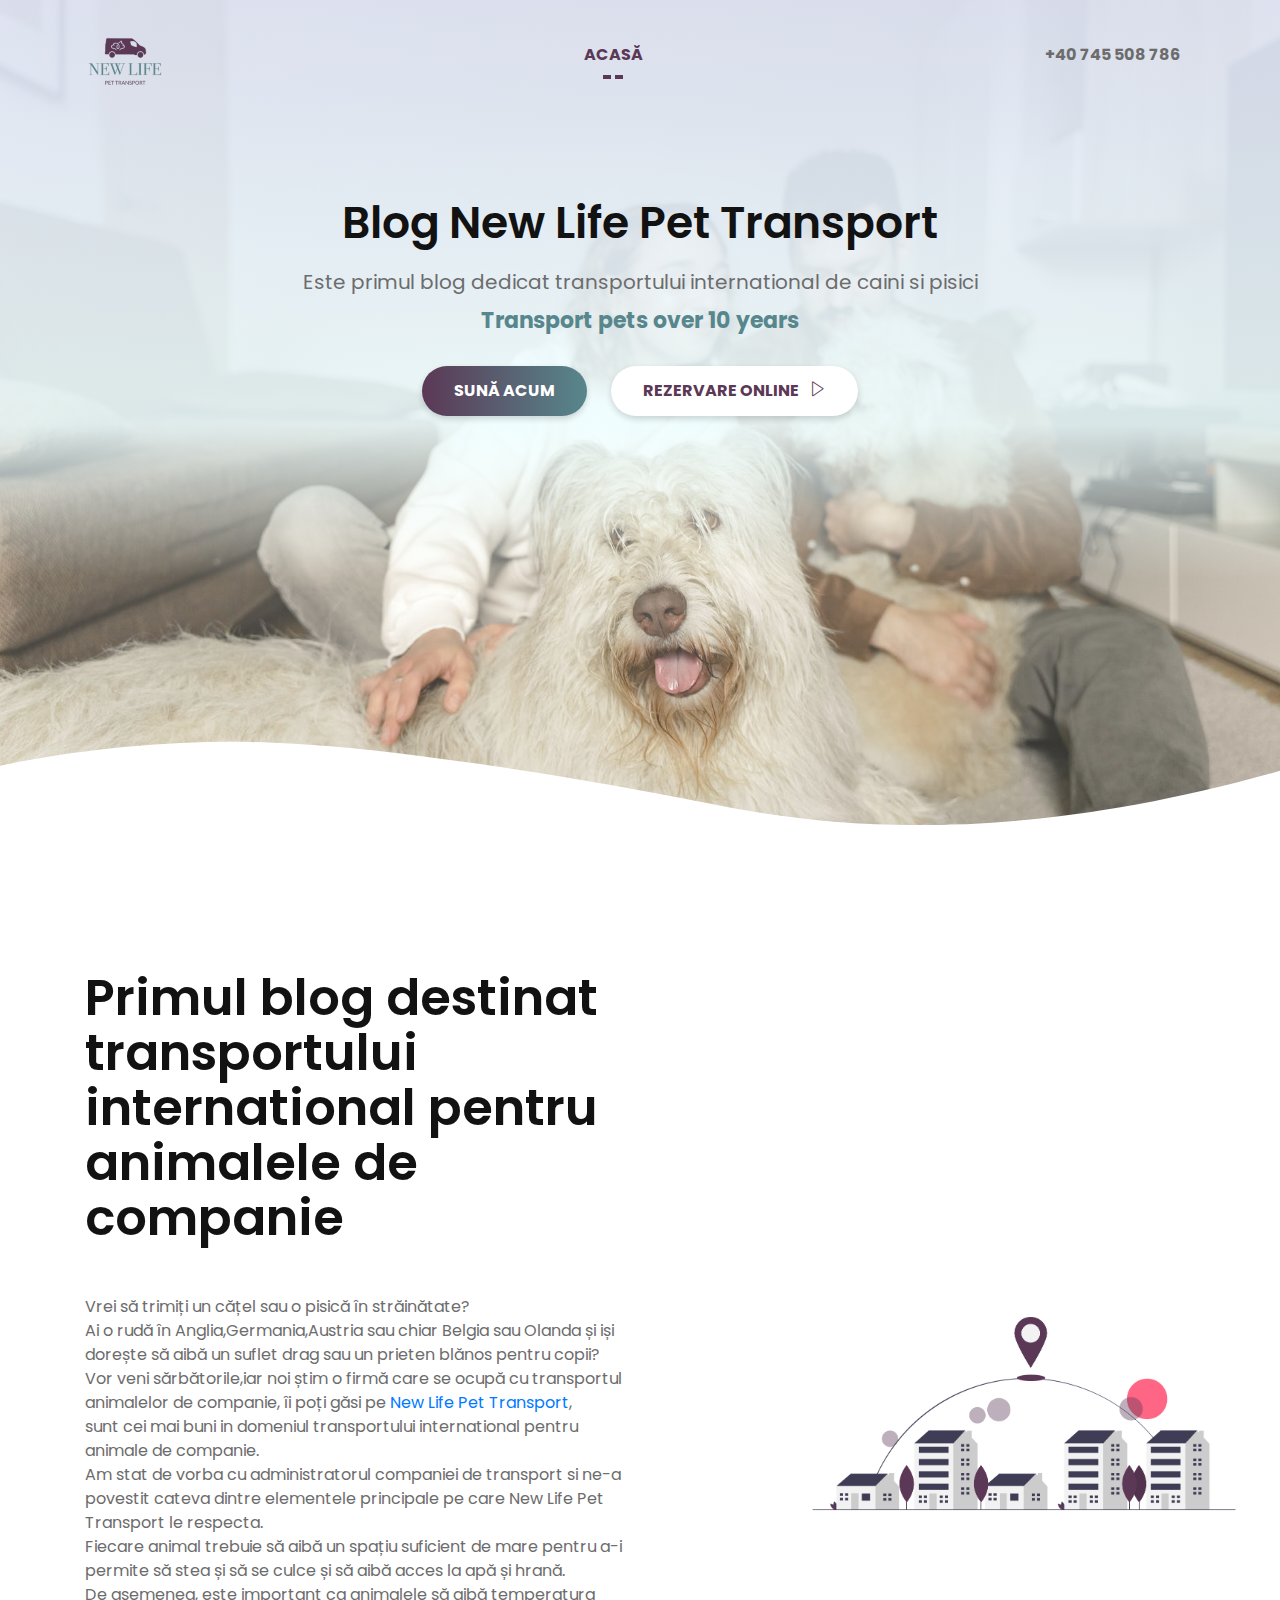
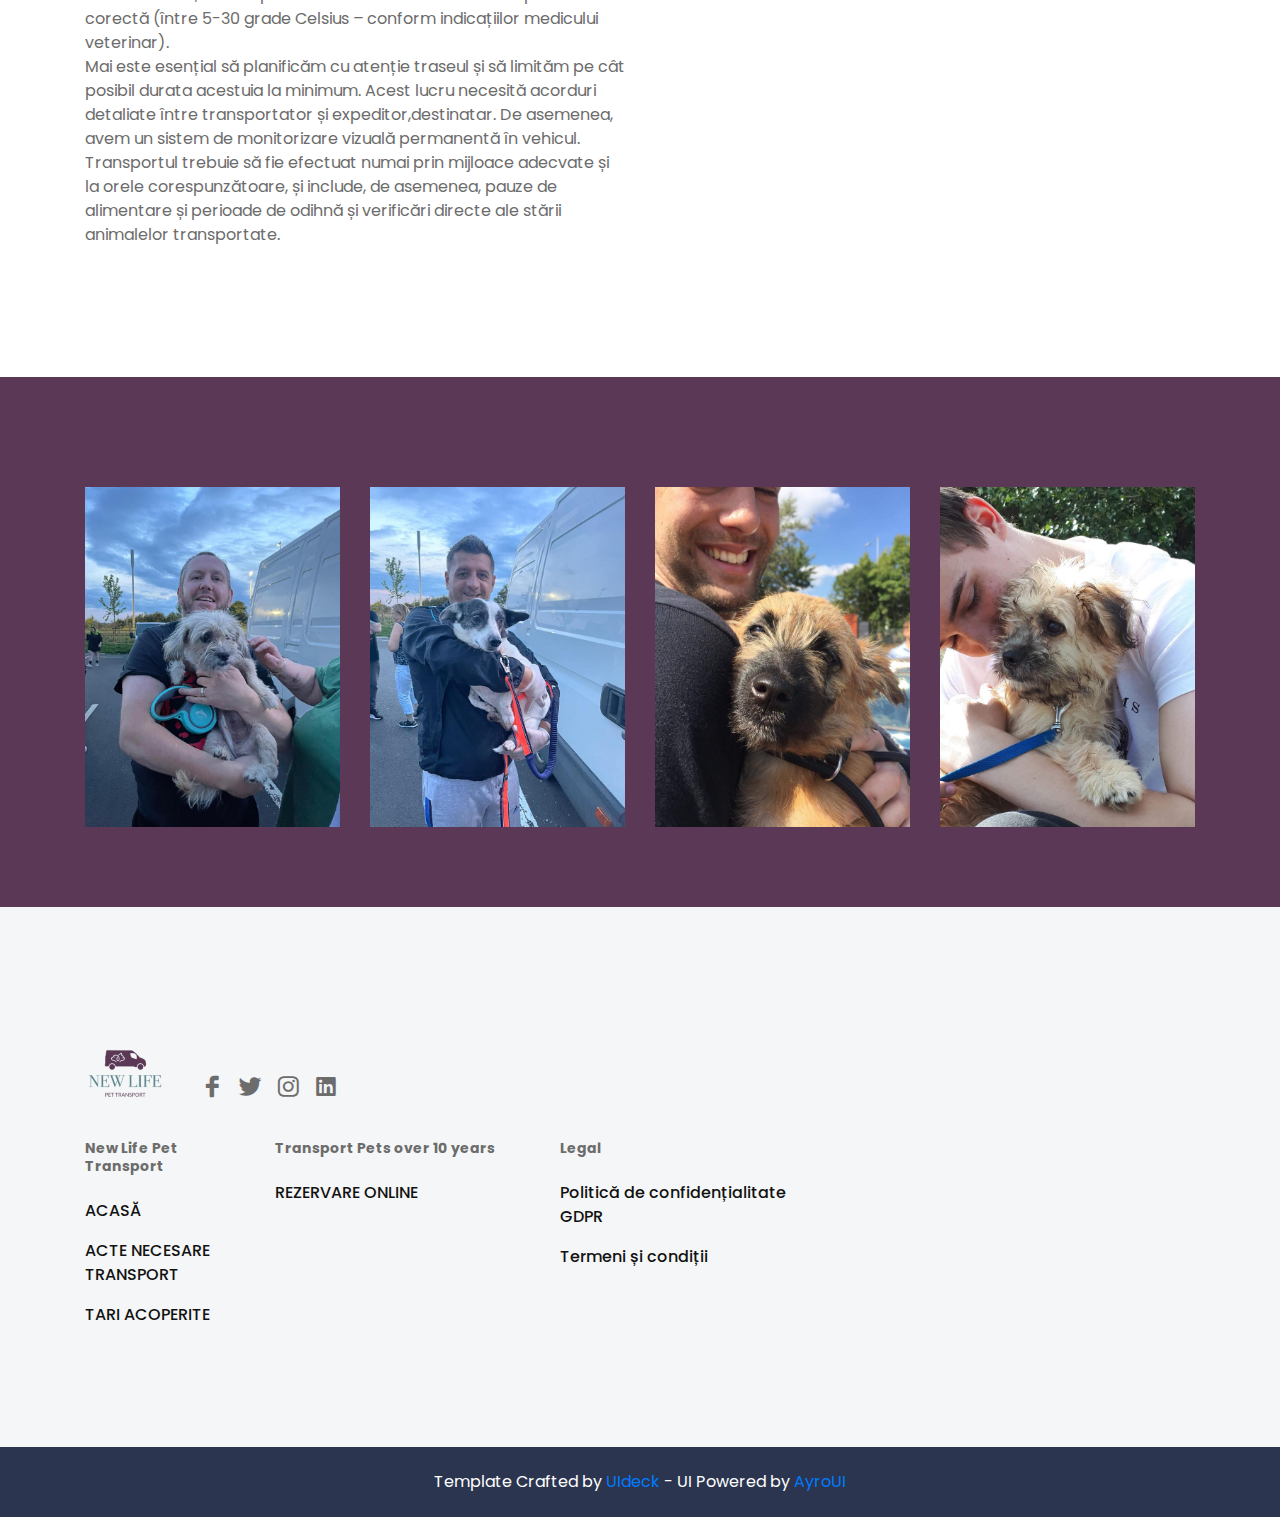
<file: blog-animale.html>
<!doctype html>
<html lang="ro">

<head>

    <!--====== Required meta tags ======-->
    <meta charset="utf-8">
    <meta http-equiv="x-ua-compatible" content="ie=edge">
    <!-- SEO Meta Tags -->
    <meta name="description"
      content="Transport caini si pisici Romania,Anglia,Germania,Olanda,Belgia">
    <meta name="application-name" content="Transport caini si pisici Romania,Anglia,Germania,Olanda,Belgia">
    <meta name="keywords"
    content="transport caini si pisici,New Life Pet Transport,transport caini Romania Anglia,transport pisici Romania Anglia,transport caini Romania Europa,transport animale de companie,transport caini Romania Germania,transport caini si pisici Olanda,transport caini si pisici Belgia ">
    <meta name="creator" content="Transport caini si pisici Romania,Anglia,Germania,Olanda,Belgia">
    <meta property="og:site_name" content="Transport caini si pisici Romania,Anglia,Germania,Olanda,Belgia" /> <!-- website name -->
    <meta property="og:site" content="https://newlifepettransport.com/" /> <!-- website link -->
    <meta property="og:title" content="Transport caini si pisici Romania,Anglia,Germania,Olanda,Belgia" /> <!-- title shown in the actual shared post -->
    <meta property="og:description" content="Transport caini si pisici Romania,Anglia,Germania,Olanda,Belgia" />
  
    <meta property="fb:title" content="Transport caini si pisici Romania,Anglia,Germania,Olanda,Belgia">
    <meta property="fb:description"
      content="Transport caini si pisici Romania,Anglia,Germania,Olanda,Belgia">

    <meta property="og:url" content="https://newlifepettransport.com/" /> <!-- where do you want your post to link to -->
    <meta property="og:type" content="website" />
  
    <!-- Website Title -->
    <title>Transport caini si pisici Romania,Anglia,Germania,Olanda,Belgia | BLOG</title>
  
    <!-- Canonical link -->
    <link rel="canonical" href="https://newlifepettransport.com/" />
    <meta name="viewport" content="width=device-width, initial-scale=1, shrink-to-fit=no">

 

    <!--====== Favicon Icon ======-->
    <link rel="shortcut icon" href="assets/images/logo-pet.png" type="image/png">

    <!--====== Bootstrap css ======-->
    <link rel="stylesheet" href="assets/css/bootstrap.min.css">

    <!--====== Slick css ======-->
    <link rel="stylesheet" href="assets/css/slick.css">

    <!--====== Line Icons css ======-->
    <link rel="stylesheet" href="assets/css/LineIcons.css">

    <!--====== Magnific Popup css ======-->
    <link rel="stylesheet" href="assets/css/magnific-popup.css">

    <!--====== Default css ======-->
    <link rel="stylesheet" href="assets/css/default.css">

    <!--====== Style css ======-->
    <link rel="stylesheet" href="assets/css/style.css">


</head>

<body>

    <!--====== HEADER PART START ======-->

    <header class="header-area">
        <div class="navgition navgition-transparent">
            <div class="container">
                <div class="row">
                    <div class="col-lg-12">
                        <nav class="navbar navbar-expand-lg">
                            <a class="navbar-brand" href="https://newlifepettransport.com/index.html">
                                <img src="assets/images/logo-pet.png" alt="Logo">
                            </a>

                            <button class="navbar-toggler" type="button" data-toggle="collapse" data-target="#navbarOne" aria-controls="navbarOne" aria-expanded="false" aria-label="Toggle navigation">
                                <span class="toggler-icon"></span>
                                <span class="toggler-icon"></span>
                                <span class="toggler-icon"></span>
                            </button>

                            <div class="collapse navbar-collapse sub-menu-bar" id="navbarOne">
                                <ul class="navbar-nav m-auto">
                                    <li class="nav-item active">
                                        <a class="page-scroll" href="index.html">ACASĂ</a>
                                    </li>
                                </ul>
                            </div>

                            <div class="navbar-social d-none d-sm-flex align-items-center">
                                <span>+40 745 508 786</span>
                            </div>
                        </nav> <!-- navbar -->
                    </div>
                </div> <!-- row -->
            </div> <!-- container -->
        </div> <!-- navgition -->

        <div id="home" class="header-hero bg_cover" style="background-image: url(assets/images/transport-caini-pisici-romania-anglia-germania-olanda-belgia.jpeg)">
            <div class="container">
                <div class="row justify-content-center">
                    <div class="col-xl-8 col-lg-10">
                        <div class="header-content text-center">
                            <h1 class="header-title">Blog New Life Pet Transport</h1>
                            <p class="text">Este primul blog dedicat transportului international de caini si pisici</p>
                            <h4 style="color: #57878c;margin-top: 10px;"> Transport pets over 10 years</h4>
                            <ul class="header-btn rounded-buttons">
                                <li><a class="main-btn rounded-three" href="tel:+40745508786">SUNĂ ACUM</a></li>
                                <li><a class="main-btn rounded-four" href="rezervare-online.html">REZERVARE ONLINE <i class="lni-play"></i></a></li>
                            </ul>
                        </div> <!-- header content -->
                    </div>
                </div> <!-- row -->
            </div> <!-- container -->
            <div class="header-shape">
                <img src="assets/images/header-shape.svg" alt="shape">
            </div>
        </div> <!-- header content -->
    </header>

    <!--====== HEADER PART ENDS ======-->

    <!--====== SERVICES PART START ======-->

    <section id="service" class="services-area">
        <div class="container">
            <div class="row">
                <div class="col-lg-6">
                    <div class="section-title pb-10">
                        <h5 class="title">Primul blog destinat transportului international pentru animalele de companie</h5>
                        <div style="margin-top: 50px;">
                            <p class="text">Vrei să trimiți un cățel sau o pisică în străinătate?<br>
Ai o rudă în Anglia,Germania,Austria sau chiar Belgia sau Olanda și iși dorește să aibă un suflet drag sau un prieten blănos pentru copii? <br>Vor veni sărbătorile,iar noi  știm o firmă care se ocupă cu transportul animalelor de companie, îi poți găsi pe <a href="https://newlifepettransport.com/">New Life Pet Transport</a>, <br>sunt cei mai buni in domeniul transportului international pentru animale de companie.
<br>Am stat de vorba cu administratorul companiei de transport si ne-a povestit cateva dintre elementele principale pe care New Life Pet Transport le respecta.<br>Fiecare animal trebuie să aibă un spațiu suficient de mare pentru a-i permite să stea și să se culce și să aibă acces la apă și hrană. <br>De asemenea, este important ca animalele să aibă temperatura corectă (între 5-30 grade Celsius – conform indicațiilor medicului veterinar).
<br>Mai este esențial să planificăm cu atenție traseul și să limităm pe cât posibil durata acestuia la minimum. Acest lucru necesită acorduri detaliate între transportator și expeditor,destinatar. De asemenea, avem un sistem de monitorizare vizuală permanentă în vehicul.
<br>Transportul trebuie să fie efectuat numai prin mijloace adecvate și la orele corespunzătoare, și include, de asemenea, pauze de alimentare și perioade de odihnă și verificări directe ale stării animalelor transportate.
</p>
                        </div>
                    </div> <!-- section title -->
                </div>
           
                </div> <!-- row -->
            </div> <!-- row -->
        </div> <!-- conteiner -->
        <div class="services-image d-lg-flex align-items-center">
            <div class="image">
                <img src="assets/images/transport-international-pet.png" alt="Transport international de caini si pisici din Romania in Anglia,Scotia,Belgia,Olanda,Germania">
            </div>
        </div> <!-- services image -->
    </section>




    <section style="background-color: #5b3856" class="client-logo-area">
        <div class="container">
            
            <div class="row">
             
                <div class="col-md-3 col-6">
                    <div class="single-client mt-30 text-center">
                        <img src="assets/images/transportinternationaldogsandcats.jpg" alt="Transport international dogs and cats(caini si psici)">
                    </div> <!-- single client -->
                </div>
                <div class="col-md-3 col-6">
                    <div class="single-client mt-30 text-center">
                        <img src="assets/images/Transport-rescue-dog.jpg" alt="Transport caini si pisici din Romania in Anglia,Germania,Belgia,Olanda">
                    </div> <!-- single client -->
                </div>
                <div class="col-md-3 col-6">
                    <div class="single-client mt-30 text-center">
                        <img src="assets/images/happy-dog-man-rescue-dogs.jpg" alt="Transport international de caini si pisici">
                    </div> <!-- single client -->
                </div>
                <div class="col-md-3 col-6">
                    <div class="single-client mt-30 text-center">
                        <img src="assets/images/newpetlifetransportinternational.jpg" alt="Transport cats and dogs Rescue dogs from Romania">
                    </div> <!-- single client -->
                </div>
            </div> <!-- row -->
        </div> <!-- container -->
    </section>

  

    <footer id="footer" class="footer-area">
        <div class="footer-widget">
            <div class="container">
                <div class="row">
                    <div class="col-lg-12">
                        <div class="footer-logo-support d-md-flex align-items-end justify-content-between">
                            <div class="footer-logo d-flex align-items-end">
                                <a class="mt-30" href="index.html"><img src="assets/images/logo-pet.png" alt="Logo"></a>

                                <ul class="social mt-30">
                                    <li><a href="https://www.facebook.com/pets.transport.9/reviews"><i class="lni-facebook-filled"></i></a></li>
                                    <li><a href="#"><i class="lni-twitter-original"></i></a></li>
                                    <li><a href="#"><i class="lni-instagram-original"></i></a></li>
                                    <li><a href="#"><i class="lni-linkedin-original"></i></a></li>
                                </ul>
                            </div> <!-- footer logo -->
                            
                        </div> <!-- footer logo support -->
                    </div>
                </div> <!-- row -->
                <div class="row">
                    <div class="col-lg-2 col-md-4 col-sm-6">
                        <div class="footer-link">
                            <h6 class="footer-title">New Life Pet Transport</h6>
                            <ul>
                                <li><a href="index.html">ACASĂ</a></li>
                       
                                <li><a href="acte-transport.html">ACTE NECESARE TRANSPORT</a></li>
                                <li><a href="transport-caini-pisici.html">TARI ACOPERITE</a></li>

                            </ul>
                        </div> <!-- footer link -->
                    </div>
                    <div class="col-lg-3 col-md-4 col-sm-6">
                        <div class="footer-link">
                            <h6 class="footer-title">Transport Pets over 10 years</h6>
                            <ul>
                               
                                <li><a href="rezervare-online.html">REZERVARE ONLINE</a></li>
                                
                            </ul>
                        </div> <!-- footer link -->
                    </div>
                    <div class="col-lg-3 col-md-4 col-sm-5">
                        <div class="footer-link">
                            <h6 class="footer-title">Legal</h6>
                            <ul>
                                <li><a href="CRB NEW LIFE INTERNATIONAL S.R.L-GDPR Policy-2021-09-17.doc">Politică de confidențialitate GDPR</a></li>
                                <li><a href="CRB NEW LIFE INTERNATIONAL S.R.L -Terms of Service-09_17_2021.doc">Termeni și condiții</a></li>
                            </ul>
                        </div> <!-- footer link -->
                    </div>
                 
                </div> <!-- row -->
            </div> <!-- container -->
        </div> <!-- footer widget -->
        
        <div class="footer-copyright">
            <div class="container">
                <div class="row">
                    <div class="col-lg-12">
                        <div class="copyright text-center">
                            <p class="text">Template Crafted by <a rel="nofollow" href="https://uideck.com">UIdeck</a> - UI Powered by <a el="nofollow" href="https://rebrand.ly/ayroui">AyroUI</a></p>
                        </div>
                    </div>
                </div> <!-- row -->
            </div> <!-- container -->
        </div> <!-- footer copyright -->
    </footer>

    <!--====== FOOTER PART ENDS ======-->

    <!--====== BACK TO TOP PART START ======-->

    <a class="back-to-top" href="#"><i class="lni-chevron-up"></i></a>

    <!--====== BACK TO TOP PART ENDS ======-->









    <!--====== jquery js ======-->
    <script src="assets/js/vendor/modernizr-3.6.0.min.js"></script>
    <script src="assets/js/vendor/jquery-1.12.4.min.js"></script>

    <!--====== Bootstrap js ======-->
    <script src="assets/js/bootstrap.min.js"></script>
    <script src="assets/js/popper.min.js"></script>

    <!--====== Ajax Contact js ======-->
    <script src="assets/js/ajax-contact.js"></script>

    <!--====== Scrolling Nav js ======-->
    <script src="assets/js/jquery.easing.min.js"></script>
    <script src="assets/js/scrolling-nav.js"></script>

    <!--====== Validator js ======-->
    <script src="assets/js/validator.min.js"></script>

    <!--====== Magnific Popup js ======-->
    <script src="assets/js/jquery.magnific-popup.min.js"></script>

    <!--====== Slick js ======-->
    <script src="assets/js/slick.min.js"></script>

    <!--====== Main js ======-->
    <script src="assets/js/main.js"></script>

</body>

</html>
</file>
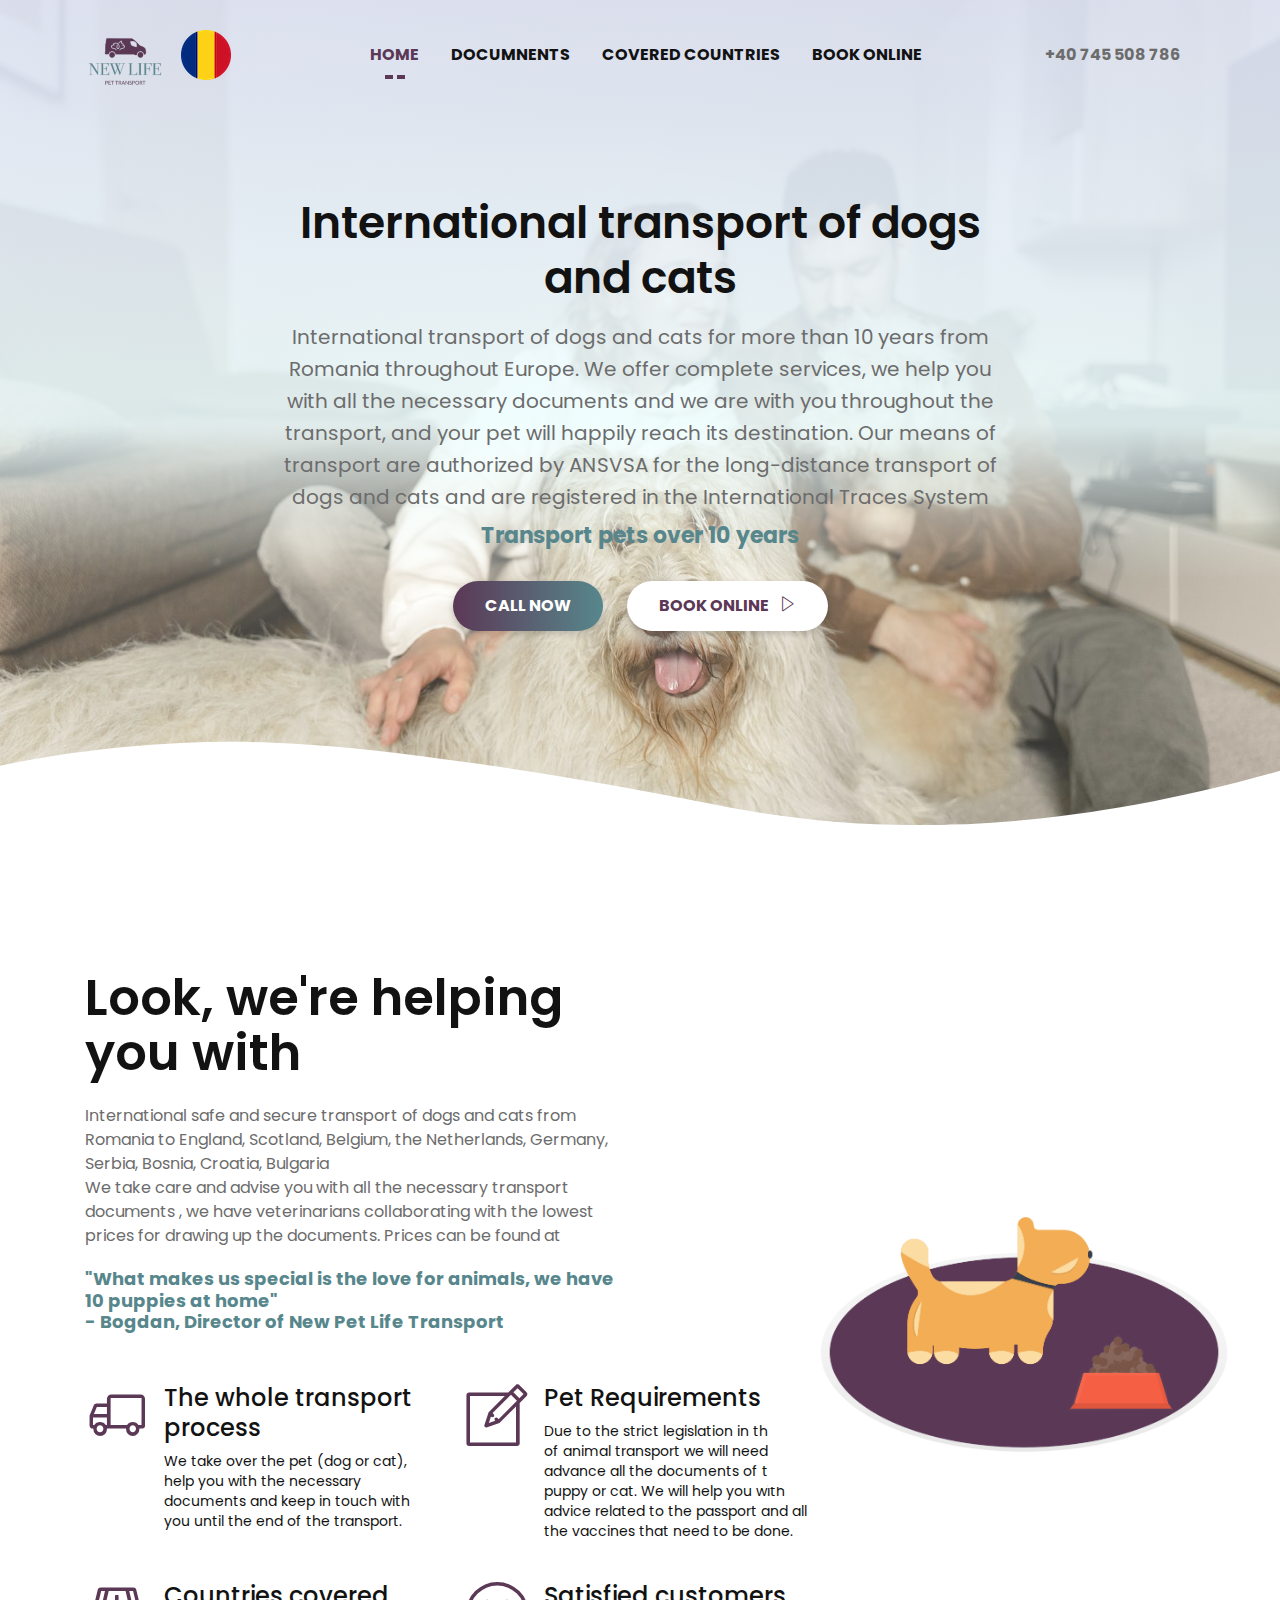
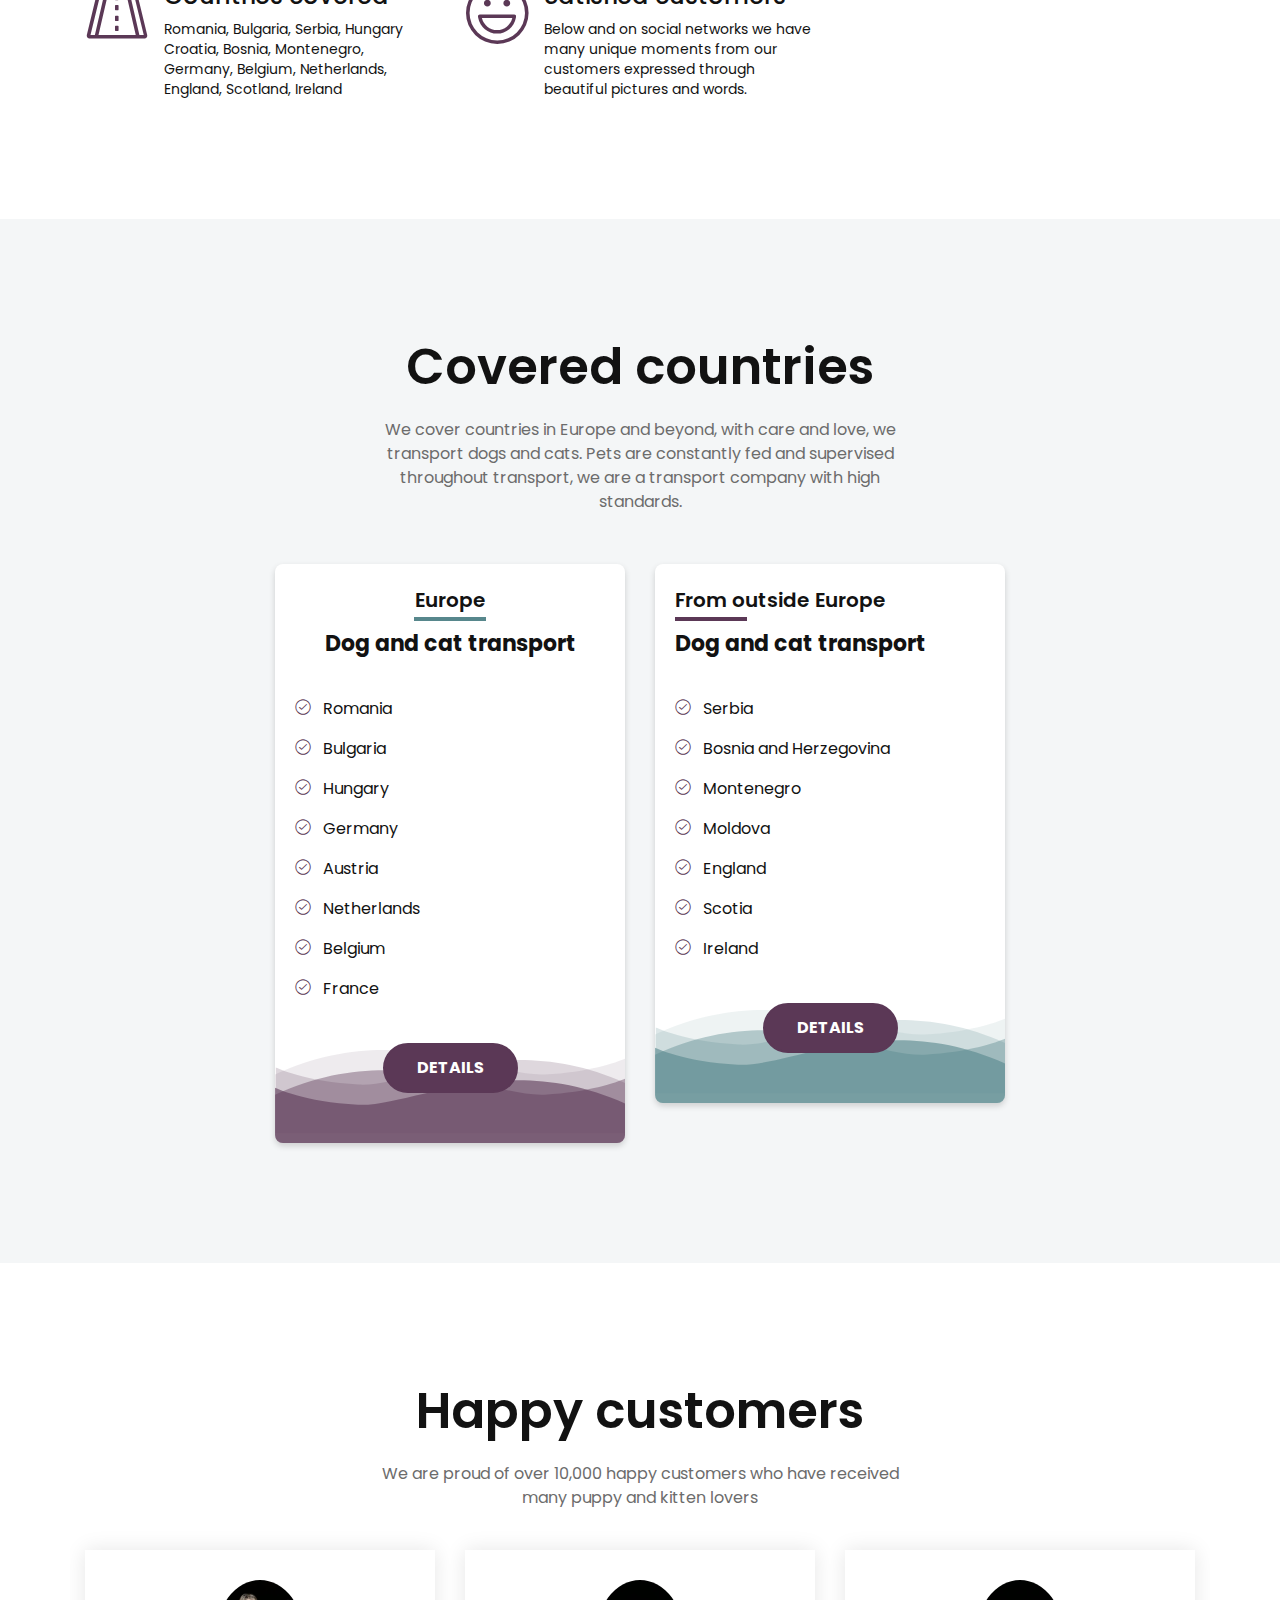
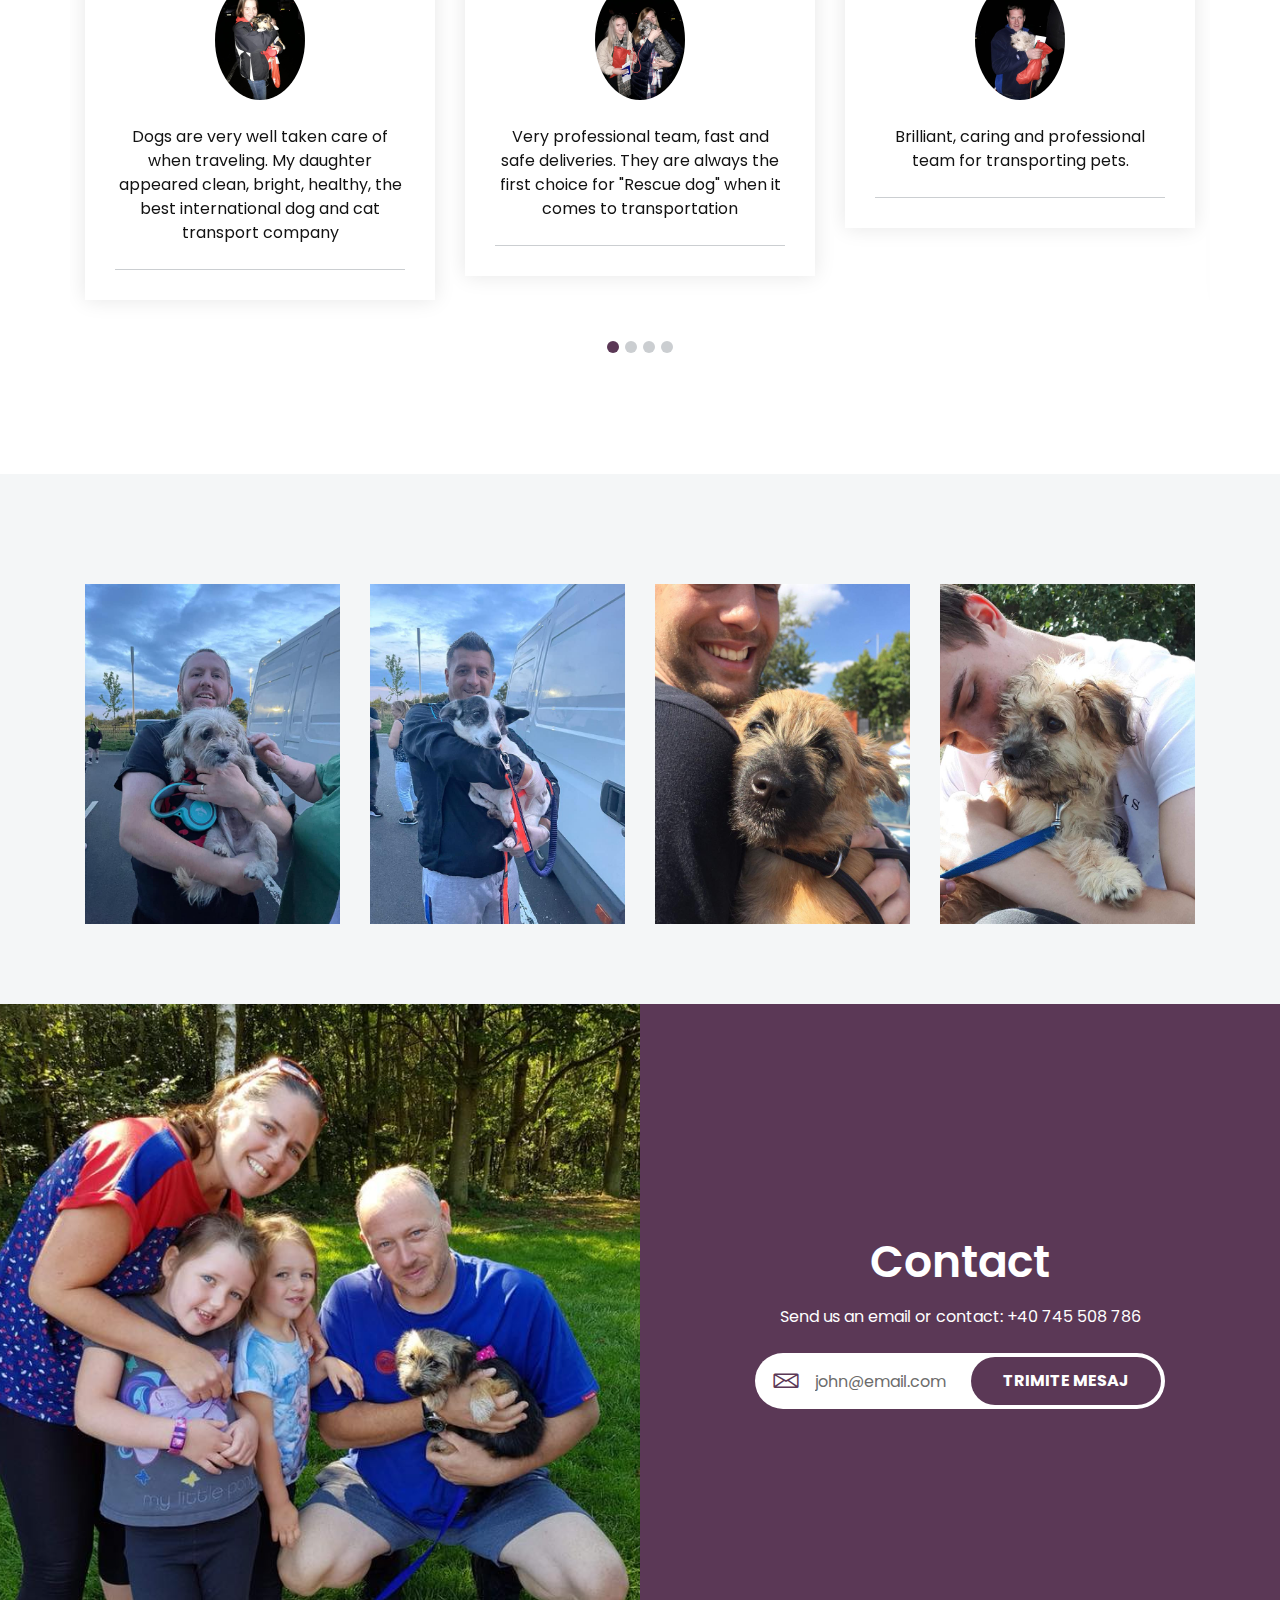
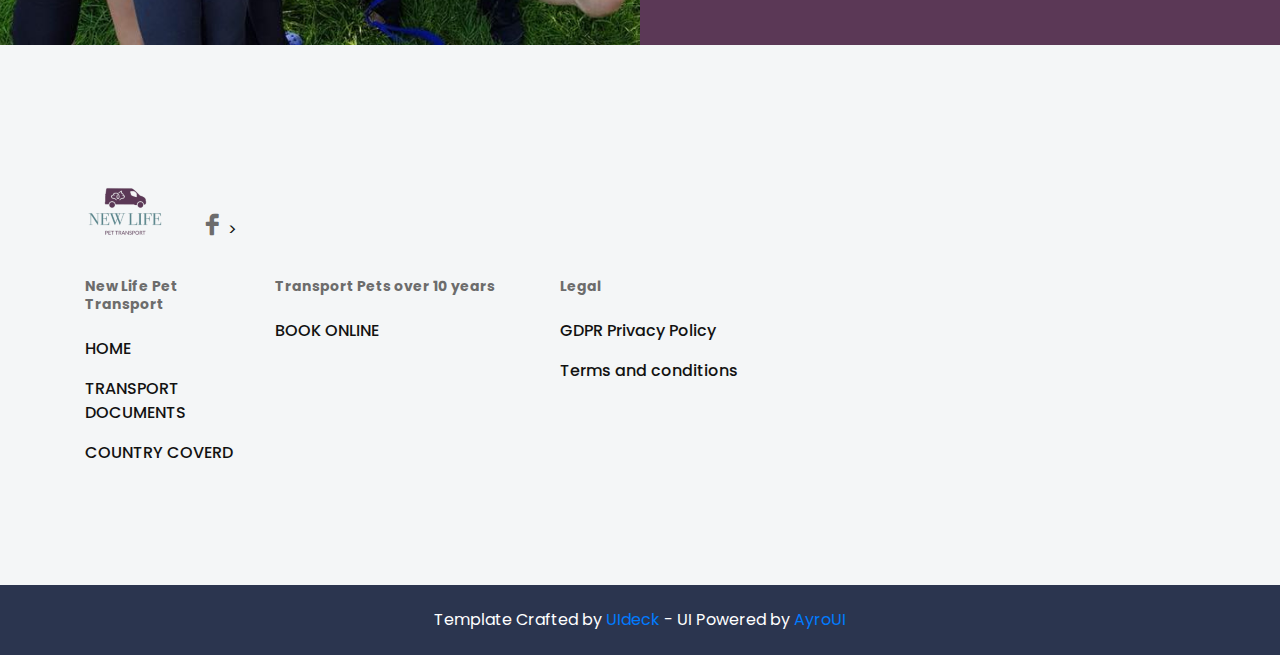
<file: index-en.html>
<!doctype html>
<html lang="en">

<head>

    <!--====== Required meta tags ======-->
    <meta charset="utf-8">
    <meta http-equiv="x-ua-compatible" content="ie=edge">
    <!-- SEO Meta Tags -->
    <meta name="description"
      content="New Life Pet Transport dogs and cats Romania,England,Germany,Netherlands,Belgium">
    <meta name="application-name" content="New Life Pet Transport">
    <meta name="keywords"
    content="transport dogs from Romania,international transport dogs and cats,transport cats romania england,transport dogs romania germany,transport dogs romania Netherlands,transport dogs Romania Holland,transport dogs Romania Belgium,transport dogs and cats,transport rescue dogs from Romania">
    <meta name="creator" content="New Life Pet Transport dogs and cats Romania,England,Germany,Netherlands,Belgium">
    <meta property="og:site_name" content="New Life Pet Transport dogs and cats Romania,England,Germany,Netherlands,Belgium" /> <!-- website name -->
    <meta property="og:site" content="https://newlifepettransport.com/" /> <!-- website link -->
    <meta property="og:title" content="New Life Pet Transport dogs and cats Romania,England,Germany,Netherlands,Belgium" /> <!-- title shown in the actual shared post -->
    <meta property="og:description" content="New Life Pet Transport dogs and cats Romania,England,Germany,Netherlands,Belgium" />
  
    <meta property="fb:title" content="New Life Pet Transport dogs and cats Romania,England,Germany,Netherlands,Belgium">
    <meta property="fb:description"
      content="New Life Pet Transport dogs and cats Romania,England,Germany,Netherlands,Belgium">

    <meta property="og:url" content="https://newlifepettransport.com/" /> <!-- where do you want your post to link to -->
    <meta property="og:type" content="website" />
  
    <!-- Website Title -->
    <title>New Life Pet Transport dogs and cats Romania,England,Germany,Netherlands,Belgium</title>
  
    <!-- Canonical link -->
    <link rel="canonical" href="https://newlifepettransport.com/" />
    <meta name="viewport" content="width=device-width, initial-scale=1, shrink-to-fit=no">


    <!--====== Favicon Icon ======-->
    <link rel="shortcut icon" href="assets/images/logo-pet.png" type="image/png">

    <!--====== Bootstrap css ======-->
    <link rel="stylesheet" href="assets/css/bootstrap.min.css">

    <!--====== Slick css ======-->
    <link rel="stylesheet" href="assets/css/slick.css">

    <!--====== Line Icons css ======-->
    <link rel="stylesheet" href="assets/css/LineIcons.css">

    <!--====== Magnific Popup css ======-->
    <link rel="stylesheet" href="assets/css/magnific-popup.css">

    <!--====== Default css ======-->
    <link rel="stylesheet" href="assets/css/default.css">

    <!--====== Style css ======-->
    <link rel="stylesheet" href="assets/css/style.css">


</head>
<body>



 <header class = "header-area">
 <div class = "navgition navgition-transparent">
 <div class = "container">
 <div class = "row">
 <div class = "col-lg-12">
 <nav class = "navbar navbar-expand-lg">
 <a class="navbar-brand" href="https://newlifepettransport.com/index-en.html">
 <img src = "assets/images/logo-pet.png" alt = "New Life Pet International Transport Dog and Cats">
 </a>
 <a class="navbar-brand" href="index.html">
                                <img src="assets/images/romania-flag-transparent.png" alt="Newlifepet pagina romana">
                            </a>

 <button class = "navbar-toggler" type = "button" data-toggle = "collapse" data-target = "# navbarOne" aria-controls = "navbarOne" aria-expanded = "false" aria-label = "Toggle navigation ">
 <span class = "toggler-icon"> </span>
 <span class = "toggler-icon"> </span>
 <span class = "toggler-icon"> </span>
 </button>

 <div class = "collapse navbar-collapse sub-menu-bar" id = "navbarOne">
 <ul class = "navbar-nav m-auto">
 <li class = "nav-item active">
 <a class="page-scroll" href="index.html"> HOME </a>
 </li>
 <li class = "nav-item">
 <a class="page-scroll" href="transport-documents.en.html"> DOCUMNENTS </a>
 </li>
 <li class = "nav-item">
 <a class="page-scroll" href="transport-dogs-cats-en.html"> COVERED COUNTRIES </a>
 </li>
 <li class = "nav-item">
 <a class="page-scroll" href="online-reservation.html"> BOOK ONLINE </a>
 </li>
 </ul>
 </div>

 <div class = "navbar-social d-none d-sm-flex align-items-center">
 <span> +40 745 508 786 </span>
 </div>
 </nav>
 </div>
 </div> 
 </div> 
 </div> 

 <div id = "home" class = "header-hero bg_cover" style = "background-image:url(assets/images/transport-caini-pisici-romania-anglia-germania-olanda-belgia.jpeg)">
 <div class = "container">
 <div class = "row justify-content-center">
 <div class = "col-xl-8 col-lg-10">
 <div class = "header-content text-center">
 <h1 class = "header-title"> International transport of dogs and cats </h1>
<p class = "text"> International transport of dogs and cats for more than 10 years from Romania throughout Europe. We offer complete services, we help you with all the necessary documents and we are with you throughout the transport, and your pet will happily reach its destination. Our means of transport are authorized by ANSVSA for the long-distance transport of dogs and cats and are registered in the International Traces System </p>
 <h4 style = "color: #57878c; margin-top: 10px;"> Transport pets over 10 years </h4>
 <ul class = "header-btn rounded-buttons">
 <li> <a class="main-btn rounded-three" href="tel:+40745508786"> CALL NOW </a> </li>
 <li> <a class="main-btn rounded-four" href="reserve-online.html"> BOOK ONLINE <i class = "lni-play"> </i> </a> </li>
 </ul>
 </div>
 </div>
 </div> 
 </div> 
 <div class = "header-shape">
 <img src = "assets/images/header-shape.svg" alt = "Transport Romania Anglia caini si pisici">
 </div>
 </div>
 </header>




 <section id = "service" class = "services-area">
 <div class = "container">
 <div class = "row">
 <div class = "col-lg-6">
 <div class = "section-title pb-10">
 <h4 class = "title"> Look, we're helping you with </h4>
<p class = "text"> International safe and secure transport of dogs and cats from Romania to England, Scotland, Belgium, the Netherlands, Germany, Serbia, Bosnia, Croatia, Bulgaria <br> We take care and advise you with all the necessary transport documents , we have veterinarians collaborating with the lowest prices for drawing up the documents. Prices can be found at  </p>
 <h5 style = "color: #57878c; margin-top: 20px;"> "What makes us special is the love for animals, we have 10 puppies at home" <br> - Bogdan, Director of New Pet Life Transport </p> 
 </div> 
 </div>
 </div> 
 <div class = "row">
 <div class = "col-lg-8">
  <div class = "row">
 <div class = "col-md-6">
 <div class = "services-content mt-40 d-sm-flex">
 <div class = "services-icon">
 <i class = "lni-delivery"> </i>
 </div>
 <div class = "services-content media-body">
 <h4 class = "services-title"> The whole transport process </h4>
 <p class = "text"> We take over the pet (dog or cat), help you with the necessary documents and keep in touch with you until the end of the transport. </p>
 </div>
 </div>
 </div>
 <div class = "col-md-6">
 <div class = "services-content mt-40 d-sm-flex">
 <div class = "services-icon">
 <i class = "lni-pencil-alt"> </i>
 </div>
 <div class = "services-content media-body">
 <h4 class = "services-title"> Pet Requirements </h4>
 <p class = "text"> Due to the strict legislation in the field of animal transport we will need in advance all the documents of the puppy or cat. We will help you with advice related to the passport and all the vaccines that need to be done. </p>
 </div>
 </div> 
 </div>
 <div class = "col-md-6">
 <div class = "services-content mt-40 d-sm-flex">
 <div class = "services-icon">
 <i class = "lni-road"> </i>
 </div>
 <div class = "services-content media-body">
 <h4 class = "services-title"> Countries covered </h4>
 <p class = "text"> Romania, Bulgaria, Serbia, Hungary <br> Croatia, Bosnia, Montenegro, <br> Germany, Belgium, Netherlands, England, Scotland, Ireland </p>
 </div>
 </div>
 </div>
 <div class = "col-md-6">
 <div class = "services-content mt-40 d-sm-flex">
 <div class = "services-icon">
 <i class = "lni-emoji-happy"> </i>
 </div>
 <div class = "services-content media-body">
 <h4 class = "services-title"> Satisfied customers </h4>
 <p class = "text"> Below and on social networks we have many unique moments from our customers expressed through beautiful pictures and words. </p>
 </div>
 </div> 
 </div>
 </div>
 </div> 
 </div> 
 </div> 
 <div class = "services-image d-lg-flex align-items-center">
 <div class = "image">
 <img src = "assets/images/transportinternationaldogsandcatsfromromania.png" alt = "International transport of dogs and cats from Romania to England, Scotland, Belgium, Holland, Germany">
 </div>
 </div>
 </section>

 



 <section id = "pricing" class = "pricing-area">
 <div class = "container">
 <div class = "row justify-content-center">
 <div class = "col-lg-6">
 <div class = "section-title text-center pb-10">
 <h4 class = "title"> Covered countries </h4>
<p class = "text"> We cover countries in Europe and beyond, with care and love, we transport dogs and cats. Pets are constantly fed and supervised throughout transport, we are a transport company with high standards. </p>
 </div>
 </div>
 </div>
 <div class = "row justify-content-center">
 <div class = "col-lg-4 col-md-7 col-sm-9">
 <div class = "single-pricing mt-40">
 <div class = "pricing-header text-center">
 <h5 class = "sub-title"> Europe </h5>
 <h4 style = "margin-top: 10px;"> Dog and cat transport </h4>
 
 </div>
 <div class = "pricing-list">
 <ul>
 <li> <i class = "lni-check-mark-circle"> </i> Romania </li>
 <li> <i class = "lni-check-mark-circle"> </i> Bulgaria </li>
 <li> <i class = "lni-check-mark-circle"> </i> Hungary </li>
 <li> <i class = "lni-check-mark-circle"> </i> Germany </li>
 <li> <i class = "lni-check-mark-circle"> </i> Austria </li>
 <li> <i class = "lni-check-mark-circle"> </i> Netherlands </li>
 <li> <i class = "lni-check-mark-circle"> </i> Belgium </li>
 <li> <i class = "lni-check-mark-circle"> </i> France </li>
 </ul>
 </div>
 <div class = "pricing-btn text-center">
 <a class="main-btn" href="transport-dogs-cats-en.html"> Details </a>
 </div>
 <div class = "buttom-shape">
    <svg id="Layer_1" data-name="Layer 1" xmlns="http://www.w3.org/2000/svg" viewBox="0 0 350 112.35"><defs><style>.color-1{fill:#5b3856;isolation:isolate;}.cls-1{opacity:0.1;}.cls-2{opacity:0.2;}.cls-3{opacity:0.4;}.cls-4{opacity:0.6;}</style></defs><title>bottom-part1</title><g id="bottom-part"><g id="Group_747" data-name="Group 747"><path id="Path_294" data-name="Path 294" class="cls-1 color-1" d="M0,24.21c120-55.74,214.32,2.57,267,0S349.18,7.4,349.18,7.4V82.35H0Z" transform="translate(0 0)"/><path id="Path_297" data-name="Path 297" class="cls-2 color-1" d="M350,34.21c-120-55.74-214.32,2.57-267,0S.82,17.4.82,17.4V92.35H350Z" transform="translate(0 0)"/><path id="Path_296" data-name="Path 296" class="cls-3 color-1" d="M0,44.21c120-55.74,214.32,2.57,267,0S349.18,27.4,349.18,27.4v74.95H0Z" transform="translate(0 0)"/><path id="Path_295" data-name="Path 295" class="cls-4 color-1" d="M349.17,54.21c-120-55.74-214.32,2.57-267,0S0,37.4,0,37.4v74.95H349.17Z" transform="translate(0 0)"/></g></g></svg>
 </div>
 </div>
 </div>
 
 <div class = "col-lg-4 col-md-7 col-sm-9">
 <div class = "single-pricing pro mt-40">
 
 <div class = "pricing-header">
 <h5 class = "sub-title"> From outside Europe </h5>
 <h4 style = "margin-top: 10px;"> Dog and cat transport </h4>
 </div>
 <div class = "pricing-list">
 <ul>
 <li> <i class = "lni-check-mark-circle"> </i> Serbia </li>
 <li> <i class = "lni-check-mark-circle"> </i> Bosnia and Herzegovina </li>
 <li> <i class = "lni-check-mark-circle"> </i> Montenegro </li>
 <li> <i class = "lni-check-mark-circle"> </i> Moldova </li>
 <li> <i class = "lni-check-mark-circle"> </i> England </li>
 <li> <i class = "lni-check-mark-circle"> </i> Scotia </li>
 <li> <i class = "lni-check-mark-circle"> </i> Ireland </li>
 
 </ul>
 </div>
 <div class = "pricing-btn text-center">
 <a class="main-btn" href="transport-dogs-cats-en.html"> Details </a>
 </div>
 <div class = "buttom-shape">
    <svg id="Layer_1" data-name="Layer 1" xmlns="http://www.w3.org/2000/svg" viewBox="0 0 350 112.35"><defs><style>.color-2{fill:  #57878c;isolation:isolate;}.cls-1{opacity:0.1;}.cls-2{opacity:0.2;}.cls-3{opacity:0.4;}.cls-4{opacity:0.6;}</style></defs><title>bottom-part1</title><g id="bottom-part"><g id="Group_747" data-name="Group 747"><path id="Path_294" data-name="Path 294" class="cls-1 color-2" d="M0,24.21c120-55.74,214.32,2.57,267,0S349.18,7.4,349.18,7.4V82.35H0Z" transform="translate(0 0)"/><path id="Path_297" data-name="Path 297" class="cls-2 color-2" d="M350,34.21c-120-55.74-214.32,2.57-267,0S.82,17.4.82,17.4V92.35H350Z" transform="translate(0 0)"/><path id="Path_296" data-name="Path 296" class="cls-3 color-2" d="M0,44.21c120-55.74,214.32,2.57,267,0S349.18,27.4,349.18,27.4v74.95H0Z" transform="translate(0 0)"/><path id="Path_295" data-name="Path 295" class="cls-4 color-2" d="M349.17,54.21c-120-55.74-214.32,2.57-267,0S0,37.4,0,37.4v74.95H349.17Z" transform="translate(0 0)"/></g></g></svg>
 </div>
 </div> 
 </div>
 
 
 </div> 
 </div> 
 </section>

 

 <section id = "testimonial" class = "testimonial-area">
 <div class = "container"> 
 <div class = "row justify-content-center">
 <div class = "col-lg-6">
 <div class = "section-title text-center pb-10">
 <h4 class = "title"> Happy customers </h4>
 <p class = "text"> We are proud of over 10,000 happy customers who have received many puppy and kitten lovers </p>
 </div>
 </div>
 </div> 
 
 <div class = "row">
 <div class = "col-lg-12">
 <div class = "row testimonial-active">
 <div class = "col-lg-4">
 <div class = "single-testimonial mt-30 mb-30 text-center">
 <div class = "testimonial-image">
 <img src = "assets/images/review-happy-client1.jpg" alt = "Author">
 </div>
 <div class = "testimonial-content">
<p class = "text"> Dogs are very well taken care of when traveling. My daughter appeared clean, bright, healthy, the best international dog and cat transport company </p>

 </div>
 </div> 
 </div>
 <div class = "col-lg-4">
 <div class = "single-testimonial mt-30 mb-30 text-center">
 <div class = "testimonial-image">
 <img src = "assets/images/review-happy-client2.jpg" alt = "Author">
 </div>
 <div class = "testimonial-content">
<p class = "text"> Very professional team, fast and safe deliveries. They are always the first choice for "Rescue dog" when it comes to transportation </p>
 
 </div>
 </div> 
 </div>
 <div class = "col-lg-4">
 <div class = "single-testimonial mt-30 mb-30 text-center">
 <div class = "testimonial-image">
 <img src = "assets/images/review-happy-client3.jpg" alt = "Author">
 </div>
 <div class = "testimonial-content">
 <p class = "text"> Brilliant, caring and professional team for transporting pets. </p>
 
 </div>
 </div>
 </div>
 <div class = "col-lg-4">
 <div class = "single-testimonial mt-30 mb-30 text-center">
 <div class = "testimonial-image">
 <img src = "assets/images/review-happy-client4.jpg" alt = "Author">
 </div>
 <div class = "testimonial-content">
<p class = "text"> Thank you so much for bringing our little girl to safety. I would definitely recommend it to other friends in the future. The best international dog and cat transport company. </p>
 
 </div>
 </div> 
 </div>
 </div> 
 </div>
 </div> 
 </div>
 </section>



 <section class = "client-logo-area">
 <div class = "container">
 
 <div class = "row">
 
 <div class = "col-md-3 col-6">
 <div class = "single-client mt-30 text-center">
 <img src = "assets/images/transportinternationaldogsandcats.jpg" alt = "Transport international dogs and cats (caini si psici)">
 </div> 
 </div>
 <div class = "col-md-3 col-6">
 <div class = "single-client mt-30 text-center">
 <img src = "assets/images/Transport-rescue-dog.jpg" alt = "Transport of dogs and cats from Romania to England, Germany, Belgium, Holland">
 </div> 
 </div>
 <div class = "col-md-3 col-6">
 <div class = "single-client mt-30 text-center">
 <img src = "assets/images/happy-dog-man-rescue-dogs.jpg" alt = "International transport of dogs and cats">
 </div> 
 </div>
 <div class = "col-md-3 col-6">
 <div class = "single-client mt-30 text-center">
 <img src = "assets/images/newpetlifetransportinternational.jpg" alt = "Transport cats and dogs Rescue dogs from Romania">
 </div>
 </div>
 </div> 
 </div>
 </section>

 <section id = "call-to-action" class = "call-to-action">
 <div class = "call-action-image">
 <img src = "assets/images/family-transport-dogs-cats.jpg" alt = "call-to-action">
 </div>
 
 <div class = "container-fluid">
 <div class = "row justify-content-end">
 <div class = "col-lg-6">
 <div class = "call-action-content text-center">
 <h2 class = "call-title"> Contact </h2>
 <p class = "text"> Send us an email or contact: +40 745 508 786 </p>
                      <form
  action="https://formspree.io/f/xzbyqbnq"
  method="POST">
 <div class="call-newsletter">
                            <i class="lni-envelope"></i>
                            <input type="text" name="email_potential_client" placeholder="john@email.com">
                            <button type="submit">Trimite mesaj</button>
                        </div>
</form>
 </div>
 </div>
 </div> 
 </div> 
 </section>

 <footer id = "footer" class = "footer-area">
 <div class = "footer-widget">
 <div class = "container">
 <div class = "row">
 <div class = "col-lg-12">
 <div class = "footer-logo-support d-md-flex align-items-end justify-content-between">
 <div class = "footer-logo d-flex align-items-end">
 <a class="mt-30" href="index.html"> <img src = "assets/images/logo-pet.png" alt = "Logo"> </a>

 <ul class = "social mt-30">
 <li> <a href="https://www.facebook.com/pets.transport.9/reviews"> <i class = "lni-facebook-filled"> </i> </a> </i> >
 </ul>
 </div> 
 
 </div>
 </div>
 </div> 
 <div class = "row">
 <div class = "col-lg-2 col-md-4 col-sm-6">
 <div class = "footer-link">
 <h6 class = "footer-title"> New Life Pet Transport </h6>
 <ul>
 <li> <a href="index.html"> HOME </a> </li>
 <li> <a href="transport-documents.en.html"> TRANSPORT DOCUMENTS </a> </li>
 <li> <a href="transport-dogs-cats-en.html"> COUNTRY COVERD </a> </li>


 </ul>
 </div>
 </div>
 <div class = "col-lg-3 col-md-4 col-sm-6">
 <div class = "footer-link">
 <h6 class = "footer-title"> Transport Pets over 10 years </h6>
 <ul>
 
 <li> <a href="book-online.html"> BOOK ONLINE </a> </li>
 
 </ul>
 </div> 
 </div>
 <div class = "col-lg-3 col-md-4 col-sm-5">
 <div class = "footer-link">
 <h6 class = "footer-title"> Legal </h6>
 <ul>
  <li> <a href="CRB NEW LIFE INTERNATIONAL S.R.L-GDPR Policy-2021-09-17.doc"> GDPR Privacy Policy </a> </li>
 <li> <a href="CRB NEW LIFE INTERNATIONAL S.R.L -Terms of Service-09_17_2021.doc"> Terms and conditions </a> </li>
 </ul>
 </div> 
 </div>
 
 </div>
 </div> 
 </div> 
 
 <div class = "footer-copyright">
 <div class = "container">
 <div class = "row">
 <div class = "col-lg-12">
 <div class = "copyright text-center">
 <p class = "text"> Template Crafted by <a rel="nofollow" href="https://uideck.com"> UIdeck </a> - UI Powered by <a el = "nofollow" href = "https : //rebrand.ly/ayroui "> AyroUI </a> </p>
 </div>
 </div>
 </div> 
 </div> 
 </div> 
 </footer>


 <a class="back-to-top" href="#"> <i class = "lni-chevron-up"> </i> </a>

 
    <!--====== jquery js ======-->
    <script src="assets/js/vendor/modernizr-3.6.0.min.js"></script>
    <script src="assets/js/vendor/jquery-1.12.4.min.js"></script>

    <!--====== Bootstrap js ======-->
    <script src="assets/js/bootstrap.min.js"></script>
    <script src="assets/js/popper.min.js"></script>

    <!--====== Ajax Contact js ======-->
    <script src="assets/js/ajax-contact.js"></script>

    <!--====== Scrolling Nav js ======-->
    <script src="assets/js/jquery.easing.min.js"></script>
    <script src="assets/js/scrolling-nav.js"></script>

    <!--====== Validator js ======-->
    <script src="assets/js/validator.min.js"></script>

    <!--====== Magnific Popup js ======-->
    <script src="assets/js/jquery.magnific-popup.min.js"></script>

    <!--====== Slick js ======-->
    <script src="assets/js/slick.min.js"></script>

    <!--====== Main js ======-->
    <script src="assets/js/main.js"></script>

</body>

</html>
</file>
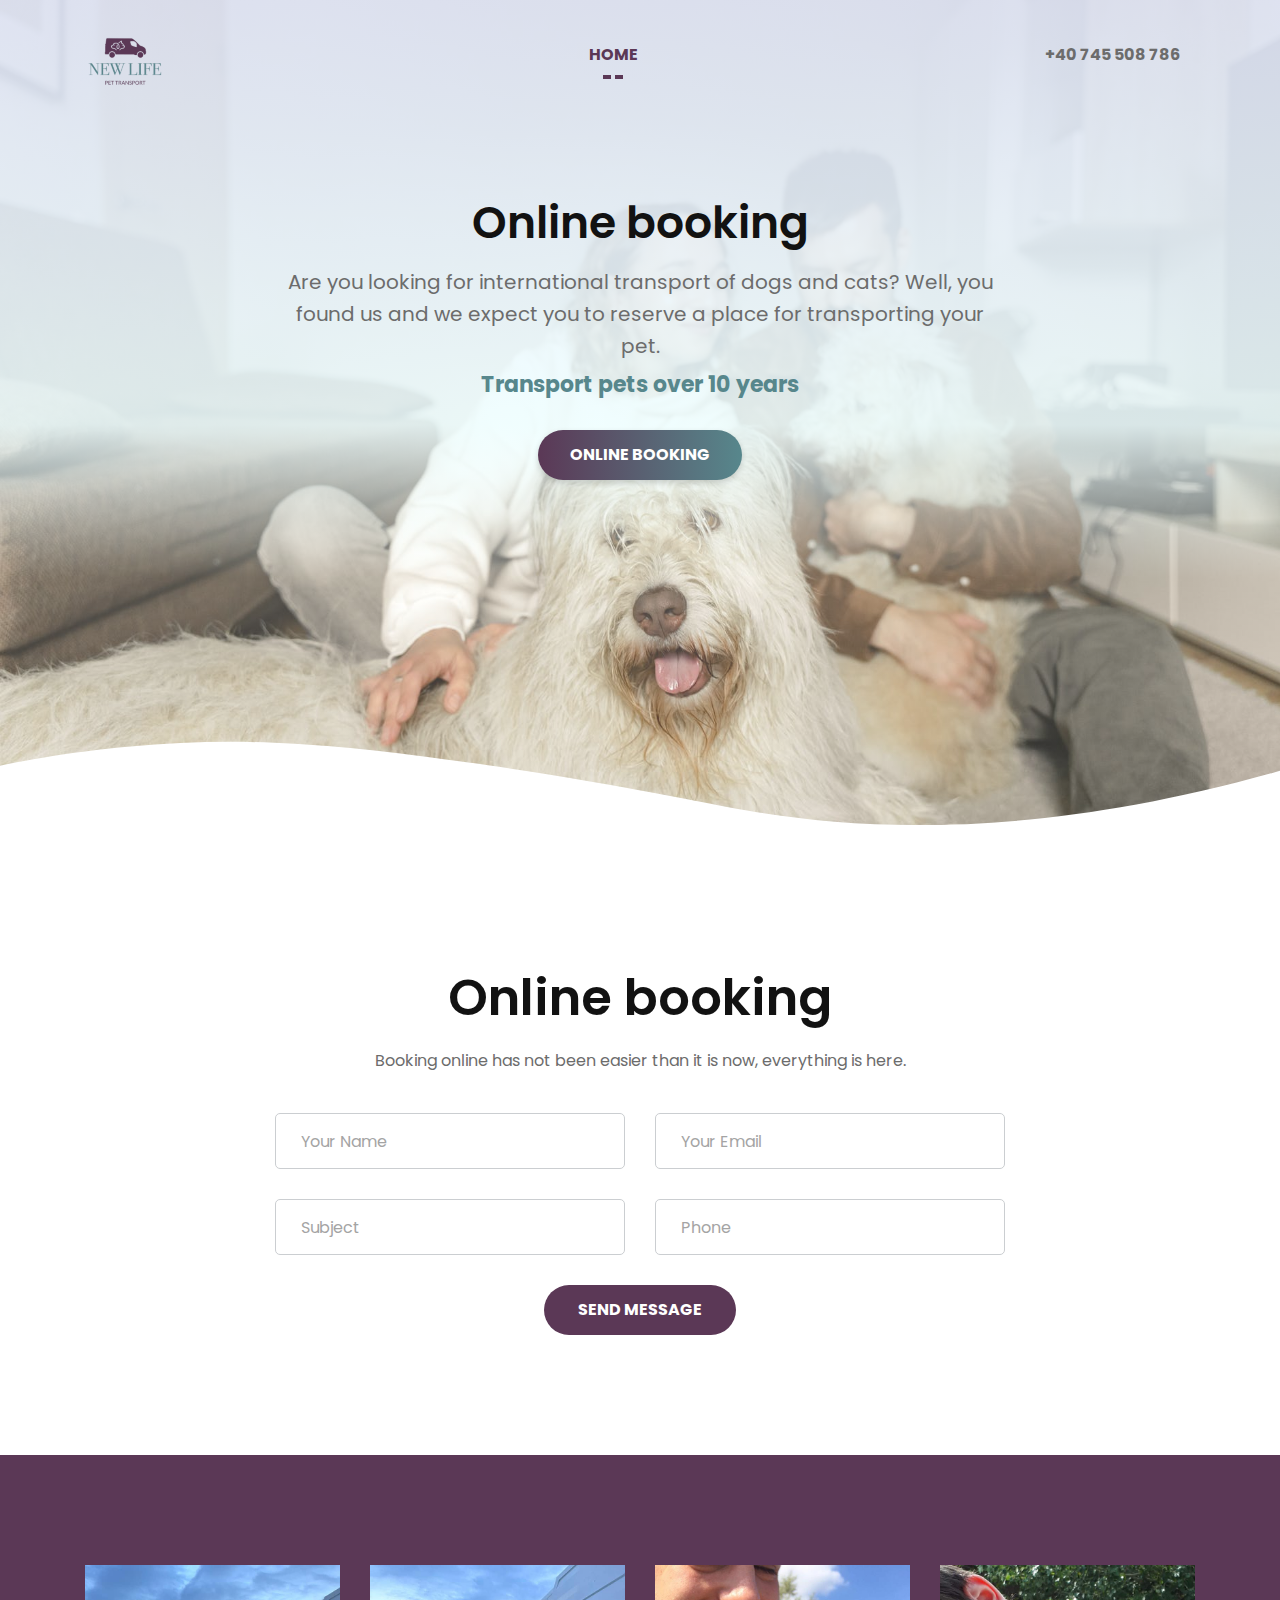
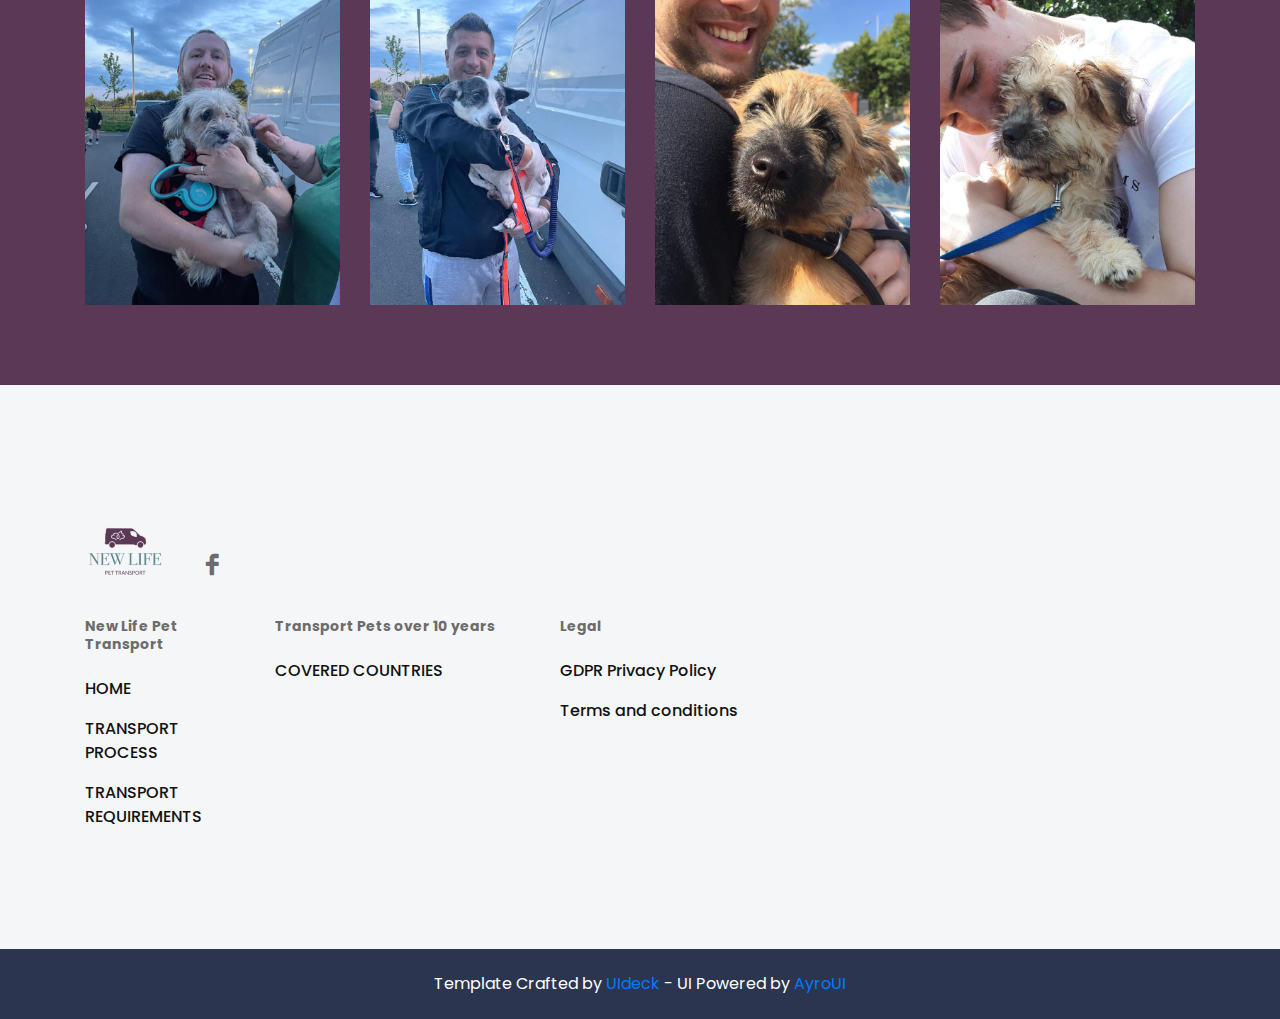
<file: online-reservation.html>
<!DOCTYPE html>
<html lang="en">
  <head>
    <!--====== Required meta tags ======-->
    <meta charset="utf-8" />
     <meta http-equiv="x-ua-compatible" content="ie=edge">
    <!-- SEO Meta Tags -->
    <meta name="description"
      content="New Life Pet Transport dogs and cats Romania,England,Germany,Netherlands,Belgium">
    <meta name="application-name" content="New Life Pet Transport">
    <meta name="keywords"
    content="transport dogs from Romania,international transport dogs and cats,transport cats romania england,transport dogs romania germany,transport dogs romania Netherlands,transport dogs Romania Holland,transport dogs Romania Belgium,transport dogs and cats,transport rescue dogs from Romania">
    <meta name="creator" content="New Life Pet Transport dogs and cats Romania,England,Germany,Netherlands,Belgium">
    <meta property="og:site_name" content="New Life Pet Transport dogs and cats Romania,England,Germany,Netherlands,Belgium" /> <!-- website name -->
    <meta property="og:site" content="https://newlifepettransport.com/" /> <!-- website link -->
    <meta property="og:title" content="New Life Pet Transport dogs and cats Romania,England,Germany,Netherlands,Belgium" /> <!-- title shown in the actual shared post -->
    <meta property="og:description" content="New Life Pet Transport dogs and cats Romania,England,Germany,Netherlands,Belgium" />
  
    <meta property="fb:title" content="New Life Pet Transport dogs and cats Romania,England,Germany,Netherlands,Belgium">
    <meta property="fb:description"
      content="New Life Pet Transport dogs and cats Romania,England,Germany,Netherlands,Belgium">

    <meta property="og:url" content="https://newlifepettransport.com/" /> <!-- where do you want your post to link to -->
    <meta property="og:type" content="website" />
  
    <!-- Website Title -->
    <title>New Life Pet Transport dogs and cats | online reservation</title>
  
    <!-- Canonical link -->
    <link rel="canonical" href="https://newlifepettransport.com/" />
    <meta
      name="viewport"
      content="width=device-width, initial-scale=1, shrink-to-fit=no"
    />


    <!--====== Favicon Icon ======-->
    <link
      rel="shortcut icon"
      href="assets/images/logo-pet.png"
      type="image/png"
    />

    <!--====== Bootstrap css ======-->
    <link rel="stylesheet" href="assets/css/bootstrap.min.css" />

    <!--====== Slick css ======-->
    <link rel="stylesheet" href="assets/css/slick.css" />

    <!--====== Line Icons css ======-->
    <link rel="stylesheet" href="assets/css/LineIcons.css" />

    <!--====== Magnific Popup css ======-->
    <link rel="stylesheet" href="assets/css/magnific-popup.css" />

    <!--====== Default css ======-->
    <link rel="stylesheet" href="assets/css/default.css" />

    <!--====== Style css ======-->
    <link rel="stylesheet" href="assets/css/style.css" />
  </head>

 <body>
 

 <header class = "header-area">
 <div class = "navgition navgition-transparent">
 <div class = "container">
 <div class = "row">
 <div class = "col-lg-12">
 <nav class = "navbar navbar-expand-lg">
 <a class="navbar-brand" href="https://newlifepettransport.com/index-en.html">
 <img src = "assets/images/logo-pet.png" alt = "Logo" />
 </a>

 <button
 class = "navbar-toggler"
 type = "button"
 data-toggle = "collapse"
 data-target = "# navbarOne"
 aria-controls = "navbarOne"
 aria-expanded = "false"
 aria-label = "Toggle navigation"
 >
 <span class = "toggler-icon"> </span>
 <span class = "toggler-icon"> </span>
 <span class = "toggler-icon"> </span>
 </button>

 <div
 class = "collapse navbar-collapse sub-menu-bar"
 id = "navbarOne">
 <ul class = "navbar-nav m-auto">
 <li class = "nav-item active">
 <a class="page-scroll" href="index-en.html"> HOME </a>
 </li>
 </ul>
 </div>

 <div class = "navbar-social d-none d-sm-flex align-items-center">
 <span> +40 745 508 786 </span>
 </div>
 </nav>

 </div>
 </div>

 </div>

 </div>
 

 <div
 id = "home"
 class = "header-hero bg_cover"
 style = "
 background-image:url(assets/images/transport-caini-pisici-romania-anglia-germania-olanda-belgia.jpeg);">
 <div class = "container">
 <div class = "row justify-content-center">
 <div class = "col-xl-8 col-lg-10">
 <div class = "header-content text-center">
 <h1 class = "header-title"> Online booking </h1>
 <p class = "text">
Are you looking for international transport of dogs and cats? Well,
 you found us and we expect you to reserve a place for
 transporting your pet.
 </p>
 <h4 style = "color: #57878c; margin-top: 10px">
 Transport pets over 10 years
 </h4>
 <ul class = "header-btn rounded-buttons">
 <li>
 <a class = "main-btn rounded-three" href = "#contact"
 > ONLINE BOOKING </a>
 </li>
 </ul>
 </div>

 </div>
 </div>

 </div>

 <div class = "header-shape">
 <img src = "assets/images/header-shape.svg" alt = "shape" />
 </div>
 </div>

 </header>
 <section id = "contact" class = "contact-area">
 <div class = "container">
 <div class = "row justify-content-center">
 <div class = "col-lg-6">
 <div class = "section-title text-center pb-10">
 <h4 class = "title"> Online booking </h4>
 <p class = "text">
 Booking online has not been easier than it is now, everything is
 here.
 </p>
 </div>

 </div>
 </div>

 <div class = "row justify-content-center">
 <div class = "col-lg-8">
 <div class = "contact-form">
 <form

   action="https://formspree.io/f/xzbyqbnq"
  method="POST"
 >
 <div class = "row">
 <div class = "col-md-6">
 <div class = "single-form form-group">
 <input
 type = "text"
 name = "name"
 placeholder = "Your Name"
 data-error = "Name is required."
 required = "required"
 />
 <div class = "help-block with-errors"> </div>
 </div>

 </div>
 <div class = "col-md-6">
 <div class = "single-form form-group">
 <input
 type = "email"
 name = "email"
 placeholder = "Your Email"
 data-error = "Valid email is required."
 required = "required"
 />
 <div class = "help-block with-errors"> </div>
 </div>

 </div>
 <div class = "col-md-6">
 <div class = "single-form form-group">
 <input
 type = "text"
 name = "subject"
 placeholder = "Subject"
 data-error = "Subject is required."
 required = "required"
 />
 <div class = "help-block with-errors"> </div>
 </div>

 </div>
 <div class = "col-md-6">
 <div class = "single-form form-group">
 <input
 type = "text"
 name = "phone"
 placeholder = "Phone"
 data-error = "Phone is required."
 required = "required"
 />
 <div class = "help-block with-errors"> </div>
 </div>

 </div>

 <p class = "form-message"> </p>
 <div class = "col-md-12">
 <div class = "single-form form-group text-center">
 <button type = "submit" class = "main-btn">
 send message
 </button>
 </div>

 </div>
 </div>

 </form>
 </div>

 </div>
 </div>

 </div>

 </section>

 <section style = "background-color: #5b3856" class = "client-logo-area">
 <div class = "container">
 <div class = "row">
 <div class = "col-md-3 col-6">
 <div class = "single-client mt-30 text-center">
 <img
 src = "assets/images/transportinternationaldogsandcats.jpg"
 alt = "Transport international dogs and cats (caini si psici)"
 />
 </div>

 </div>
 <div class = "col-md-3 col-6">
 <div class = "single-client mt-30 text-center">
 <img
 src = "assets/images/Transport-rescue-dog.jpg"
 alt = "Transport of dogs and cats from Romania to England, Germany, Belgium, Holland"
 />
 </div>

 </div>
 <div class = "col-md-3 col-6">
 <div class = "single-client mt-30 text-center">
 <img
 src = "assets/images/happy-dog-man-rescue-dogs.jpg"
 alt = "International transport of dogs and cats"
 />
 </div>

 </div>
 <div class = "col-md-3 col-6">
 <div class = "single-client mt-30 text-center">
 <img
 src = "assets/images/newpetlifetransportinternational.jpg"
 alt = "Transport cats and dogs Rescue dogs from Romania"
 />
 </div>

 </div>
 </div>

 </div>
 
 </section>

 <footer id = "footer" class = "footer-area">
 <div class = "footer-widget">
 <div class = "container">
 <div class = "row">
 <div class = "col-lg-12">
 <div
 class = "
 footer-logo-support
 d-md-flex
 align-items-end
 justify-content-between
 "
 >
 <div class = "footer-logo d-flex align-items-end">
 <a class = "mt-30" href = "index.html"
 > <img src = "assets/images/logo-pet.png" alt = "Logo"
 /> </a>

 <ul class = "social mt-30">
 <li>
 <a
 href = "https://www.facebook.com/pets.transport.9/reviews"
 > <i class = "lni-facebook-filled"> </i
 > </a>
 </li>
 </ul>
 </div>

 </div>

 </div>
 </div>

 <div class = "row">
 <div class = "col-lg-2 col-md-4 col-sm-6">
 <div class = "footer-link">
 <h6 class = "footer-title"> New Life Pet Transport </h6>
 <ul>
 <li> <a href="index.html"> HOME </a> </li>
 <li> <a href="#"> TRANSPORT PROCESS </a> </li>
 <li> <a href="#"> TRANSPORT REQUIREMENTS </a> </li>
 </ul>
 </div>

 </div>
 <div class = "col-lg-3 col-md-4 col-sm-6">
 <div class = "footer-link">
 <h6 class = "footer-title"> Transport Pets over 10 years </h6>
 <ul>
 <li>
 <a href="transport-dogs.html"> COVERED COUNTRIES </a>
 </li>
 </ul>
 </div>

 </div>
 <div class = "col-lg-3 col-md-4 col-sm-5">
 <div class = "footer-link">
 <h6 class = "footer-title"> Legal </h6>
 <ul>
  <li> <a href="CRB NEW LIFE INTERNATIONAL S.R.L-GDPR Policy-2021-09-17.doc"> GDPR Privacy Policy </a> </li>
 <li> <a href="CRB NEW LIFE INTERNATIONAL S.R.L -Terms of Service-09_17_2021.doc"> Terms and conditions </a> </li>
 </ul>
 </div>

 </div>
 </div>

 </div>

 </div>


 <div class = "footer-copyright">
 <div class = "container">
 <div class = "row">
 <div class = "col-lg-12">
 <div class = "copyright text-center">
 <p class = "text">
 Template Crafted by
 <a rel="nofollow" href="https://uideck.com"> UIdeck </a> - UI
 Powered by
 <a el="nofollow" href="https://rebrand.ly/ayroui"> AyroUI </a>
 </p>
 </div>
 </div>
 </div>

 </div>

 </div>

 </footer>



 <a class="back-to-top" href="#"> <i class = "lni-chevron-up"> </i> </a>

 <script src="assets/js/vendor/modernizr-3.6.0.min.js"></script>
 <script src="assets/js/vendor/jquery-1.12.4.min.js"></script>

 <!--====== Bootstrap js ======-->
 <script src="assets/js/bootstrap.min.js"></script>
 <script src="assets/js/popper.min.js"></script>

 <!--====== Ajax Contact js ======-->
 <script src="assets/js/ajax-contact.js"></script>

 <!--====== Scrolling Nav js ======-->
 <script src="assets/js/jquery.easing.min.js"></script>
 <script src="assets/js/scrolling-nav.js"></script>

 <!--====== Validator js ======-->
 <script src="assets/js/validator.min.js"></script>

 <!--====== Magnific Popup js ======-->
 <script src="assets/js/jquery.magnific-popup.min.js"></script>

 <!--====== Slick js ======-->
 <script src="assets/js/slick.min.js"></script>

 <!--====== Main js ======-->
 <script src="assets/js/main.js"></script>
 </body>
</html>
</file>
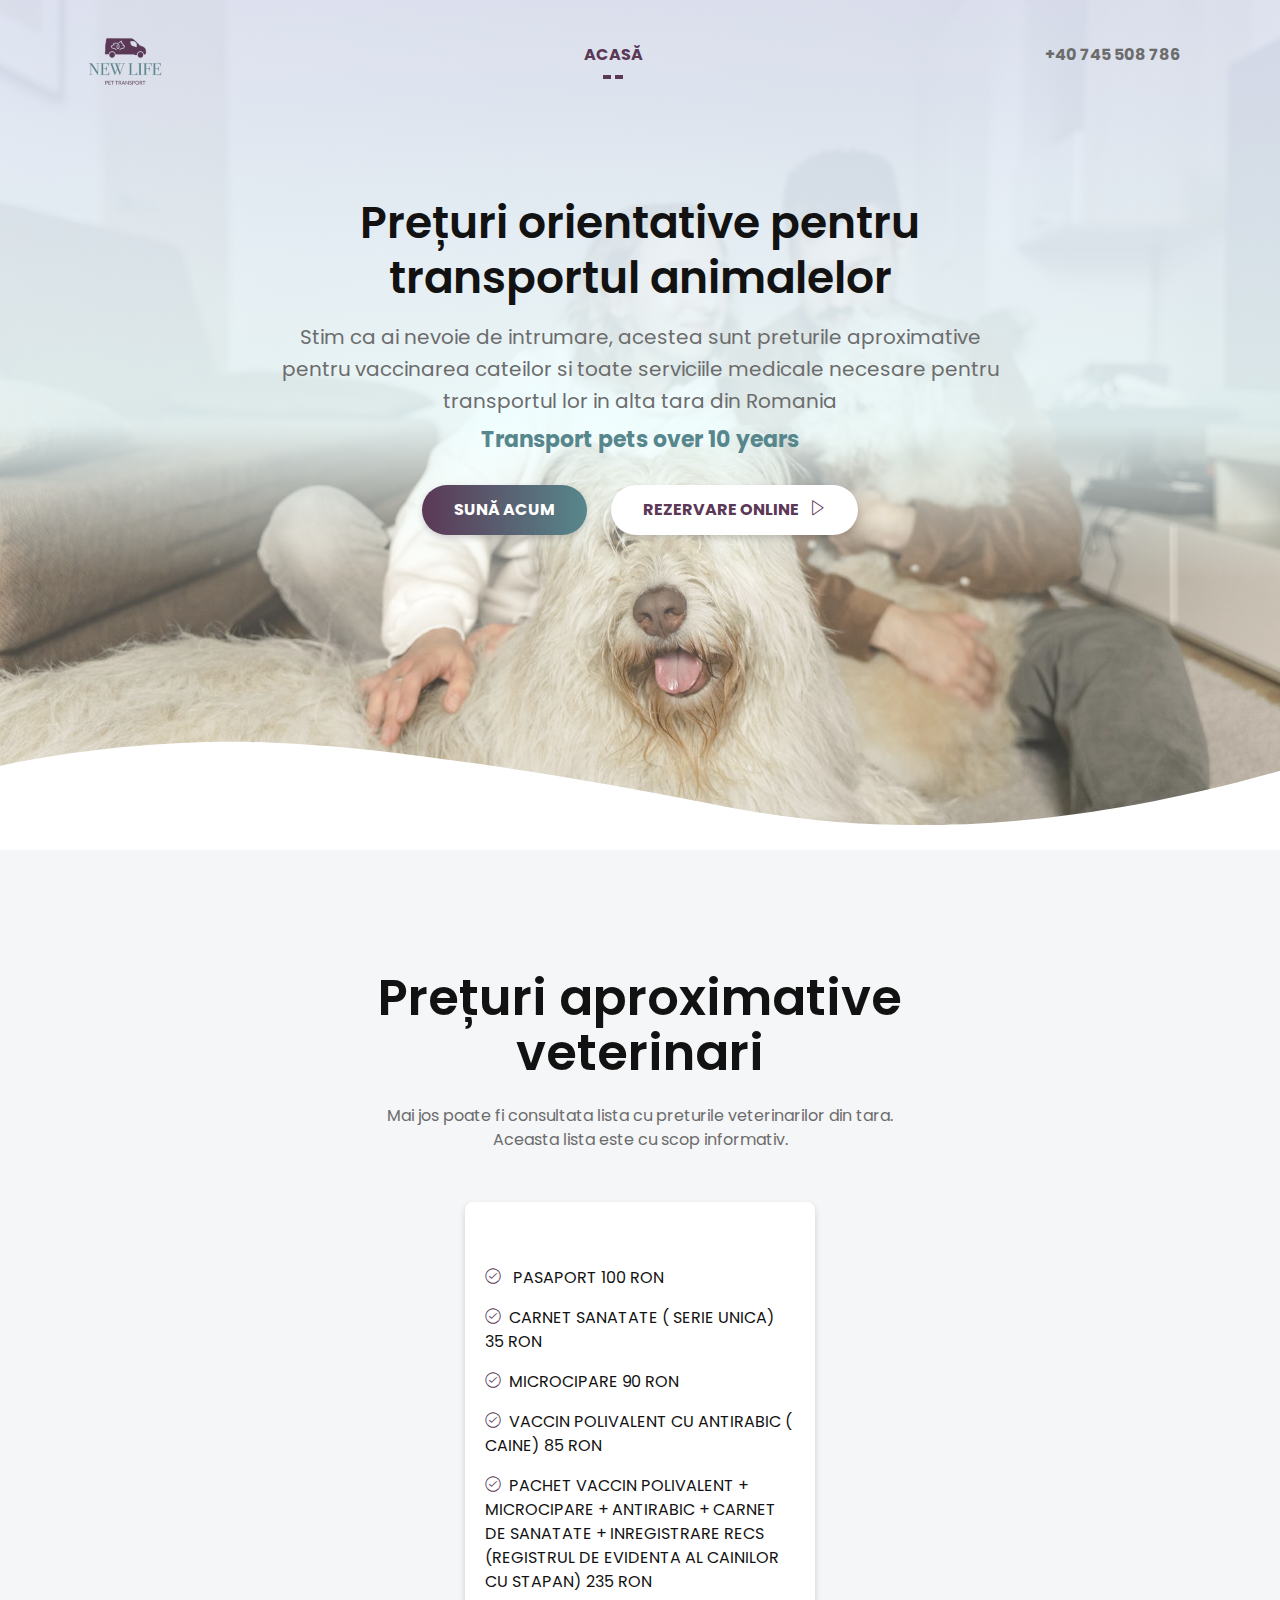
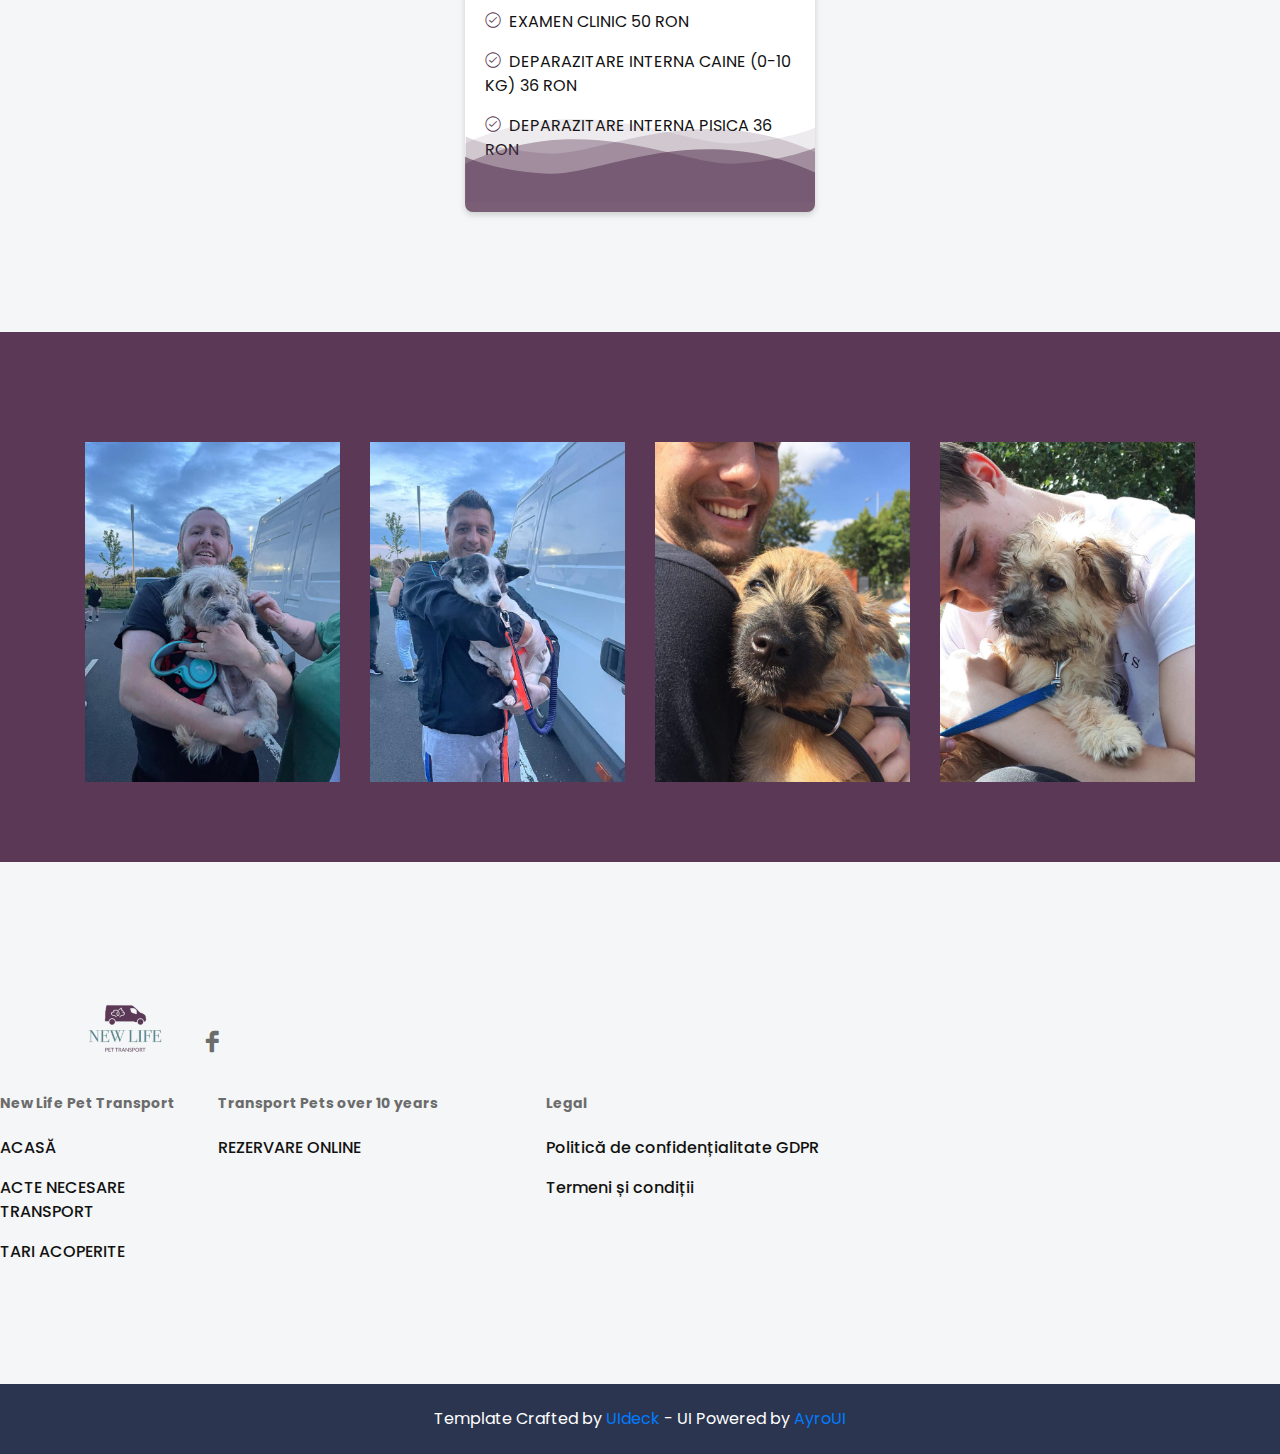
<file: preturi-veterinar.html>
<!DOCTYPE html>
<html lang="ro">
  <head>
    <!--====== Required meta tags ======-->
    <meta charset="utf-8" />
    <meta http-equiv="x-ua-compatible" content="ie=edge" />
    <!-- SEO Meta Tags -->
    <meta name="description"
      content="Transport caini si pisici Romania,Anglia,Germania,Olanda,Belgia">
    <meta name="application-name" content="Transport caini si pisici Romania,Anglia,Germania,Olanda,Belgia">
    <meta name="keywords"
    content="transport caini si pisici,New Life Pet Transport,transport caini Romania Anglia,transport pisici Romania Anglia,transport caini Romania Europa,transport animale de companie,transport caini Romania Germania,transport caini si pisici Olanda,transport caini si pisici Belgia ">
    <meta name="creator" content="Transport caini si pisici Romania,Anglia,Germania,Olanda,Belgia">
    <meta property="og:site_name" content="Transport caini si pisici Romania,Anglia,Germania,Olanda,Belgia" /> <!-- website name -->
    <meta property="og:site" content="https://newlifepettransport.com/" /> <!-- website link -->
    <meta property="og:title" content="Transport caini si pisici Romania,Anglia,Germania,Olanda,Belgia" /> <!-- title shown in the actual shared post -->
    <meta property="og:description" content="Transport caini si pisici Romania,Anglia,Germania,Olanda,Belgia" />
  
    <meta property="fb:title" content="Transport caini si pisici Romania,Anglia,Germania,Olanda,Belgia">
    <meta property="fb:description"
      content="Transport caini si pisici Romania,Anglia,Germania,Olanda,Belgia">

    <meta property="og:url" content="https://newlifepettransport.com/" /> <!-- where do you want your post to link to -->
    <meta property="og:type" content="website" />
  
    <!-- Website Title -->
    <title>Transport caini si pisici preturi</title>
  
    <!-- Canonical link -->
    <link rel="canonical" href="https://newlifepettransport.com/" />
    <meta
      name="viewport"
      content="width=device-width, initial-scale=1, shrink-to-fit=no"
    />

   

    <!--====== Favicon Icon ======-->
    <link
      rel="shortcut icon"
      href="assets/images/logo-pet.png"
      type="image/png"
    />

    <!--====== Bootstrap css ======-->
    <link rel="stylesheet" href="assets/css/bootstrap.min.css" />

    <!--====== Slick css ======-->
    <link rel="stylesheet" href="assets/css/slick.css" />

    <!--====== Line Icons css ======-->
    <link rel="stylesheet" href="assets/css/LineIcons.css" />

    <!--====== Magnific Popup css ======-->
    <link rel="stylesheet" href="assets/css/magnific-popup.css" />

    <!--====== Default css ======-->
    <link rel="stylesheet" href="assets/css/default.css" />

    <!--====== Style css ======-->
    <link rel="stylesheet" href="assets/css/style.css" />
  </head>

  <body>
    <!--====== HEADER PART START ======-->

    <header class="header-area">
      <div class="navgition navgition-transparent">
        <div class="container">
          <div class="row">
            <div class="col-lg-12">
              <nav class="navbar navbar-expand-lg">
                <a class="navbar-brand" href="https://newlifepettransport.com/index.html">
                  <img src="assets/images/logo-pet.png" alt="Logo" />
                </a>

                <button
                  class="navbar-toggler"
                  type="button"
                  data-toggle="collapse"
                  data-target="#navbarOne"
                  aria-controls="navbarOne"
                  aria-expanded="false"
                  aria-label="Toggle navigation"
                >
                  <span class="toggler-icon"></span>
                  <span class="toggler-icon"></span>
                  <span class="toggler-icon"></span>
                </button>

                <div
                  class="collapse navbar-collapse sub-menu-bar"
                  id="navbarOne"
                >
                  <ul class="navbar-nav m-auto">
                    <li class="nav-item active">
                      <a class="page-scroll" href="index.html">ACASĂ</a>
                    </li>
                  </ul>
                </div>

                <div class="navbar-social d-none d-sm-flex align-items-center">
                  <span>+40 745 508 786</span>
                </div>
              </nav>
              <!-- navbar -->
            </div>
          </div>
          <!-- row -->
        </div>
        <!-- container -->
      </div>
      <!-- navgition -->

      <div
        id="home"
        class="header-hero bg_cover"
        style="
          background-image: url(assets/images/transport-caini-pisici-romania-anglia-germania-olanda-belgia.jpeg);
        "
      >
        <div class="container">
          <div class="row justify-content-center">
            <div class="col-xl-8 col-lg-10">
              <div class="header-content text-center">
                <h1 class="header-title">
                  Prețuri orientative pentru transportul animalelor
                </h1>
                <p class="text">
                  Stim ca ai nevoie de intrumare, acestea sunt preturile
                  aproximative pentru vaccinarea cateilor si toate serviciile
                  medicale necesare pentru transportul lor in alta tara din
                  Romania
                </p>
                <h4 style="color: #57878c; margin-top: 10px">
                  Transport pets over 10 years
                </h4>
                <ul class="header-btn rounded-buttons">
                  <li>
                    <a class="main-btn rounded-three" href="tel:+40745508786"
                      >SUNĂ ACUM</a
                    >
                  </li>
                  <li>
                    <a
                      class="main-btn rounded-four"
                      href="rezervare-online.html"
                      >REZERVARE ONLINE <i class="lni-play"></i
                    ></a>
                  </li>
                </ul>
              </div>
              <!-- header content -->
            </div>
          </div>
          <!-- row -->
        </div>
        <!-- container -->
        <div class="header-shape">
          <img src="assets/images/header-shape.svg" alt="shape" />
        </div>
      </div>
      <!-- header content -->
    </header>

    <!--====== HEADER PART ENDS ======-->

    <!--====== SERVICES PART START ======-->

    <!--====== SERVICES PART ENDS ======-->

    <!--====== PRICING PART START ======-->

    <section id="pricing" class="pricing-area">
      <div class="container">
        <div class="row justify-content-center">
          <div class="col-lg-6">
            <div class="section-title text-center pb-10">
              <h4 class="title">Prețuri aproximative veterinari</h4>
              <p class="text">
                Mai jos poate fi consultata lista cu preturile veterinarilor din
                tara. Aceasta lista este cu scop informativ.
              </p>
            </div>
            <!-- section title -->
          </div>
        </div>
        <!-- row -->
        <div class="row justify-content-center">
          <div class="col-lg-4 col-md-7 col-sm-9">
            <div class="single-pricing mt-40">
              <div class="pricing-list">
                <ul>
                  <li>
                    <i class="lni-check-mark-circle"></i> PASAPORT 100 RON
                  </li>
                  <li>
                    <i class="lni-check-mark-circle"></i>CARNET SANATATE ( SERIE
                    UNICA) 35 RON
                  </li>
                  <li>
                    <i class="lni-check-mark-circle"></i>MICROCIPARE 90 RON
                  </li>
                  <li>
                    <i class="lni-check-mark-circle"></i>VACCIN POLIVALENT CU
                    ANTIRABIC ( CAINE) 85 RON
                  </li>
                  <li>
                    <i class="lni-check-mark-circle"></i>PACHET VACCIN
                    POLIVALENT + MICROCIPARE + ANTIRABIC + CARNET DE SANATATE +
                    INREGISTRARE RECS (REGISTRUL DE EVIDENTA AL CAINILOR CU
                    STAPAN) 235 RON
                  </li>
                  <li>
                    <i class="lni-check-mark-circle"></i>EXAMEN CLINIC 50 RON
                  </li>
                  <li>
                    <i class="lni-check-mark-circle"></i>DEPARAZITARE INTERNA
                    CAINE (0-10 KG) 36 RON
                  </li>
                  <li>
                    <i class="lni-check-mark-circle"></i>DEPARAZITARE INTERNA
                    PISICA 36 RON
                  </li>
                </ul>
              </div>

              <div class="buttom-shape">
                <svg
                  id="Layer_1"
                  data-name="Layer 1"
                  xmlns="http://www.w3.org/2000/svg"
                  viewBox="0 0 350 112.35"
                >
                  <defs>
                    <style>
                      .color-1 {
                        fill: #5b3856;
                        isolation: isolate;
                      }
                      .cls-1 {
                        opacity: 0.1;
                      }
                      .cls-2 {
                        opacity: 0.2;
                      }
                      .cls-3 {
                        opacity: 0.4;
                      }
                      .cls-4 {
                        opacity: 0.6;
                      }
                    </style>
                  </defs>
                  <title>bottom-part1</title>
                  <g id="bottom-part">
                    <g id="Group_747" data-name="Group 747">
                      <path
                        id="Path_294"
                        data-name="Path 294"
                        class="cls-1 color-1"
                        d="M0,24.21c120-55.74,214.32,2.57,267,0S349.18,7.4,349.18,7.4V82.35H0Z"
                        transform="translate(0 0)"
                      />
                      <path
                        id="Path_297"
                        data-name="Path 297"
                        class="cls-2 color-1"
                        d="M350,34.21c-120-55.74-214.32,2.57-267,0S.82,17.4.82,17.4V92.35H350Z"
                        transform="translate(0 0)"
                      />
                      <path
                        id="Path_296"
                        data-name="Path 296"
                        class="cls-3 color-1"
                        d="M0,44.21c120-55.74,214.32,2.57,267,0S349.18,27.4,349.18,27.4v74.95H0Z"
                        transform="translate(0 0)"
                      />
                      <path
                        id="Path_295"
                        data-name="Path 295"
                        class="cls-4 color-1"
                        d="M349.17,54.21c-120-55.74-214.32,2.57-267,0S0,37.4,0,37.4v74.95H349.17Z"
                        transform="translate(0 0)"
                      />
                    </g>
                  </g>
                </svg>
              </div>
            </div>
            <!-- single pricing -->
          </div>
        </div>
        <!-- row -->
      </div>
      <!-- conteiner -->
    </section>

    <section style="background-color: #5b3856" class="client-logo-area">
      <div class="container">
        <div class="row">
          <div class="col-md-3 col-6">
            <div class="single-client mt-30 text-center">
              <img
                src="assets/images/transportinternationaldogsandcats.jpg"
                alt="Transport international dogs and cats(caini si psici)"
              />
            </div>
            <!-- single client -->
          </div>
          <div class="col-md-3 col-6">
            <div class="single-client mt-30 text-center">
              <img
                src="assets/images/Transport-rescue-dog.jpg"
                alt="Transport caini si pisici din Romania in Anglia,Germania,Belgia,Olanda"
              />
            </div>
            <!-- single client -->
          </div>
          <div class="col-md-3 col-6">
            <div class="single-client mt-30 text-center">
              <img
                src="assets/images/happy-dog-man-rescue-dogs.jpg"
                alt="Transport international de caini si pisici"
              />
            </div>
            <!-- single client -->
          </div>
          <div class="col-md-3 col-6">
            <div class="single-client mt-30 text-center">
              <img
                src="assets/images/newpetlifetransportinternational.jpg"
                alt="Transport cats and dogs Rescue dogs from Romania"
              />
            </div>
            <!-- single client -->
          </div>
        </div>
        <!-- row -->
      </div>
      <!-- container -->
    </section>

    <footer id="footer" class="footer-area">
      <div class="footer-widget">
        <div class="container">
          <div class="row">
            <div class="col-lg-12">
              <div
                class="
                  footer-logo-support
                  d-md-flex
                  align-items-end
                  justify-content-between
                "
              >
                <div class="footer-logo d-flex align-items-end">
                  <a class="mt-30" href="index.html"
                    ><img src="assets/images/logo-pet.png" alt="Logo"
                  /></a>

                  <ul class="social mt-30">
                    <li>
                      <a
                        href="https://www.facebook.com/pets.transport.9/reviews"
                        ><i class="lni-facebook-filled"></i
                      ></a>
                    </li>
                  </ul>
                </div>
                <!-- footer logo -->
              </div>
              <!-- footer logo support -->
            </div>
          </div>
          <!-- row -->
        </div> <!-- row -->
        <div class="row">
            <div class="col-lg-2 col-md-4 col-sm-6">
                <div class="footer-link">
                    <h6 class="footer-title">New Life Pet Transport</h6>
                    <ul>
                        <li><a href="index.html">ACASĂ</a></li>
               
                        <li><a href="acte-transport.html">ACTE NECESARE TRANSPORT</a></li>
                        <li><a href="transport-caini-pisici.html">TARI ACOPERITE</a></li>

                    </ul>
                </div> <!-- footer link -->
            </div>
            <div class="col-lg-3 col-md-4 col-sm-6">
                <div class="footer-link">
                    <h6 class="footer-title">Transport Pets over 10 years</h6>
                    <ul>
                       
                        <li><a href="rezervare-online.html">REZERVARE ONLINE</a></li>
                        
                    </ul>
                </div> <!-- footer link -->
            </div>
            <div class="col-lg-3 col-md-4 col-sm-5">
                <div class="footer-link">
                    <h6 class="footer-title">Legal</h6>
                    <ul>
                        <li><a href="CRB NEW LIFE INTERNATIONAL S.R.L-GDPR Policy-2021-09-17.doc">Politică de confidențialitate GDPR</a></li>
                        <li><a href="CRB NEW LIFE INTERNATIONAL S.R.L -Terms of Service-09_17_2021.doc">Termeni și condiții</a></li>
                    </ul>
                </div> <!-- footer link -->
            </div>
         
        </div> <!-- row -->
        </div>
        <!-- container -->
      </div>
      <!-- footer widget -->

      <div class="footer-copyright">
        <div class="container">
          <div class="row">
            <div class="col-lg-12">
              <div class="copyright text-center">
                <p class="text">
                  Template Crafted by
                  <a rel="nofollow" href="https://uideck.com">UIdeck</a> - UI
                  Powered by
                  <a el="nofollow" href="https://rebrand.ly/ayroui">AyroUI</a>
                </p>
              </div>
            </div>
          </div>
          <!-- row -->
        </div>
        <!-- container -->
      </div>
      <!-- footer copyright -->
    </footer>

    <!--====== FOOTER PART ENDS ======-->

    <!--====== BACK TO TOP PART START ======-->

    <a class="back-to-top" href="#"><i class="lni-chevron-up"></i></a>

    <!--====== BACK TO TOP PART ENDS ======-->

    <!--====== jquery js ======-->
    <script src="assets/js/vendor/modernizr-3.6.0.min.js"></script>
    <script src="assets/js/vendor/jquery-1.12.4.min.js"></script>

    <!--====== Bootstrap js ======-->
    <script src="assets/js/bootstrap.min.js"></script>
    <script src="assets/js/popper.min.js"></script>

    <!--====== Ajax Contact js ======-->
    <script src="assets/js/ajax-contact.js"></script>

    <!--====== Scrolling Nav js ======-->
    <script src="assets/js/jquery.easing.min.js"></script>
    <script src="assets/js/scrolling-nav.js"></script>

    <!--====== Validator js ======-->
    <script src="assets/js/validator.min.js"></script>

    <!--====== Magnific Popup js ======-->
    <script src="assets/js/jquery.magnific-popup.min.js"></script>

    <!--====== Slick js ======-->
    <script src="assets/js/slick.min.js"></script>

    <!--====== Main js ======-->
    <script src="assets/js/main.js"></script>
  </body>
</html>
</file>
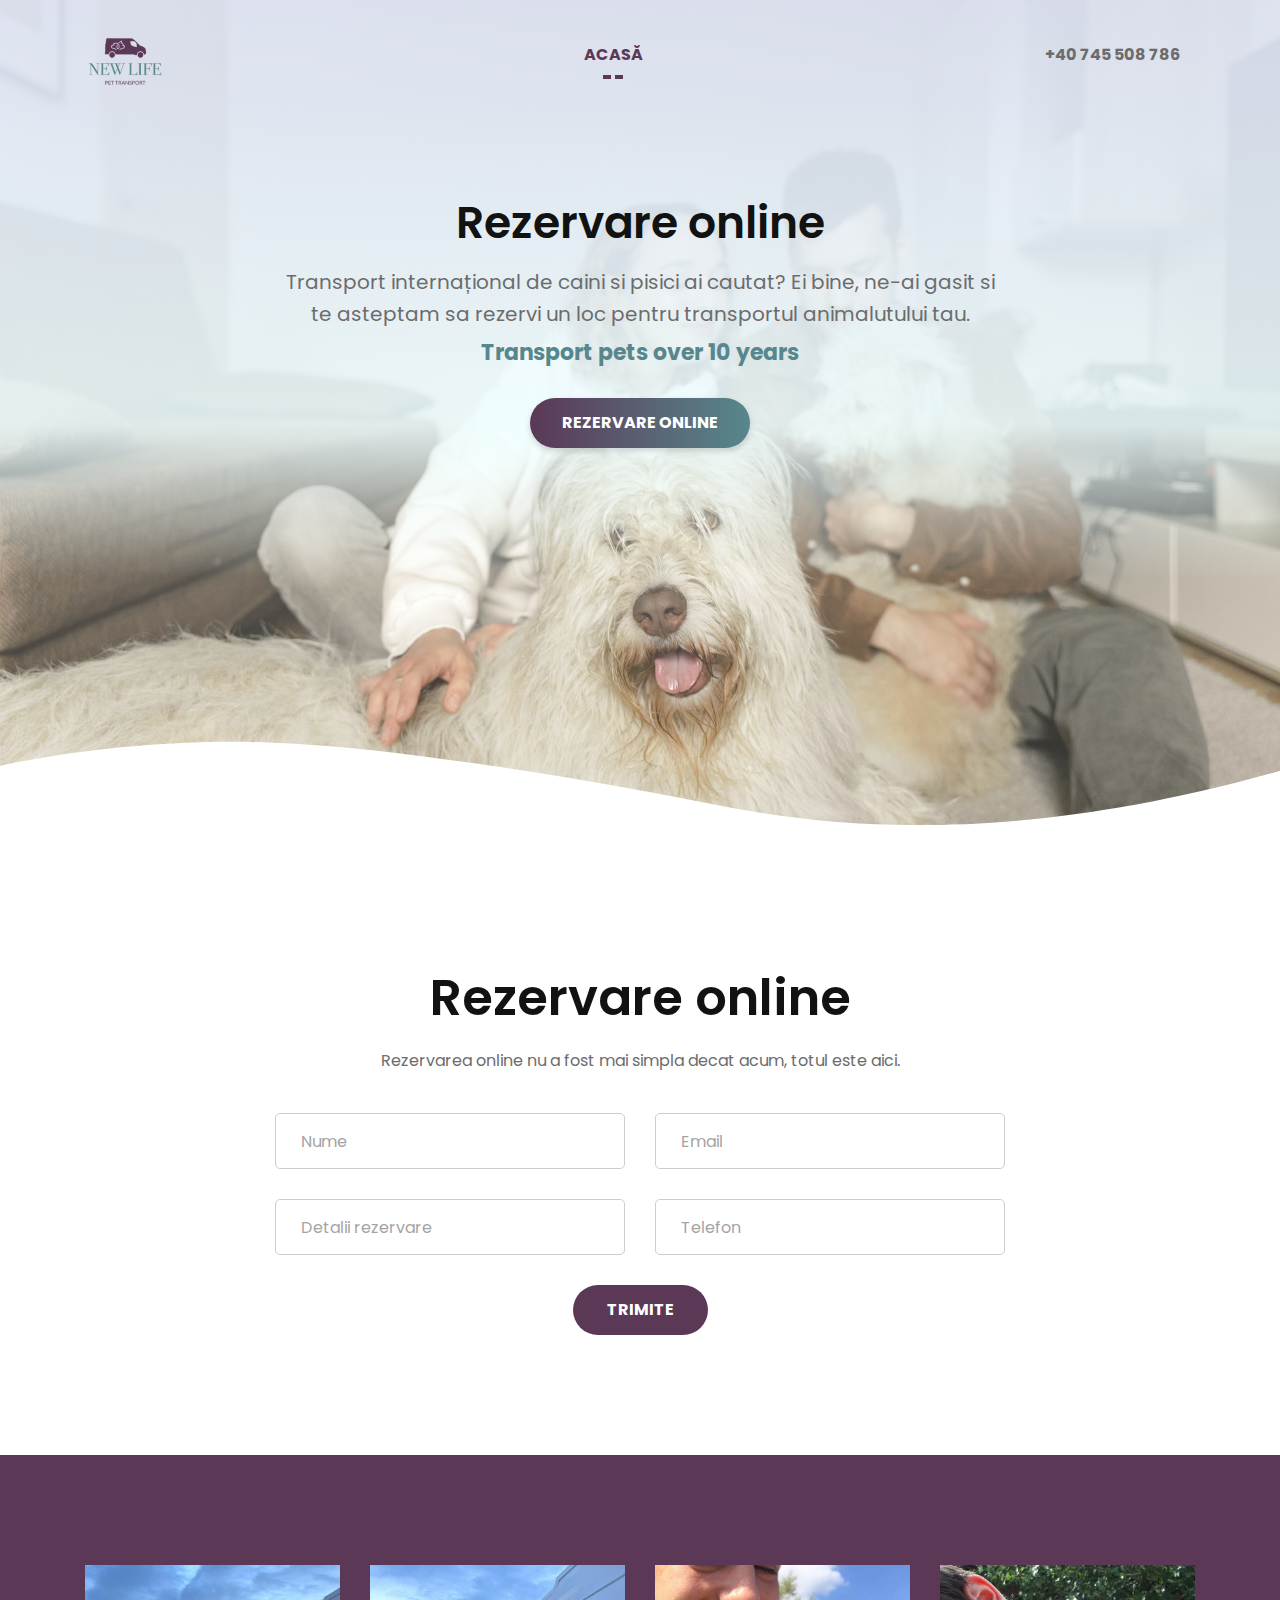
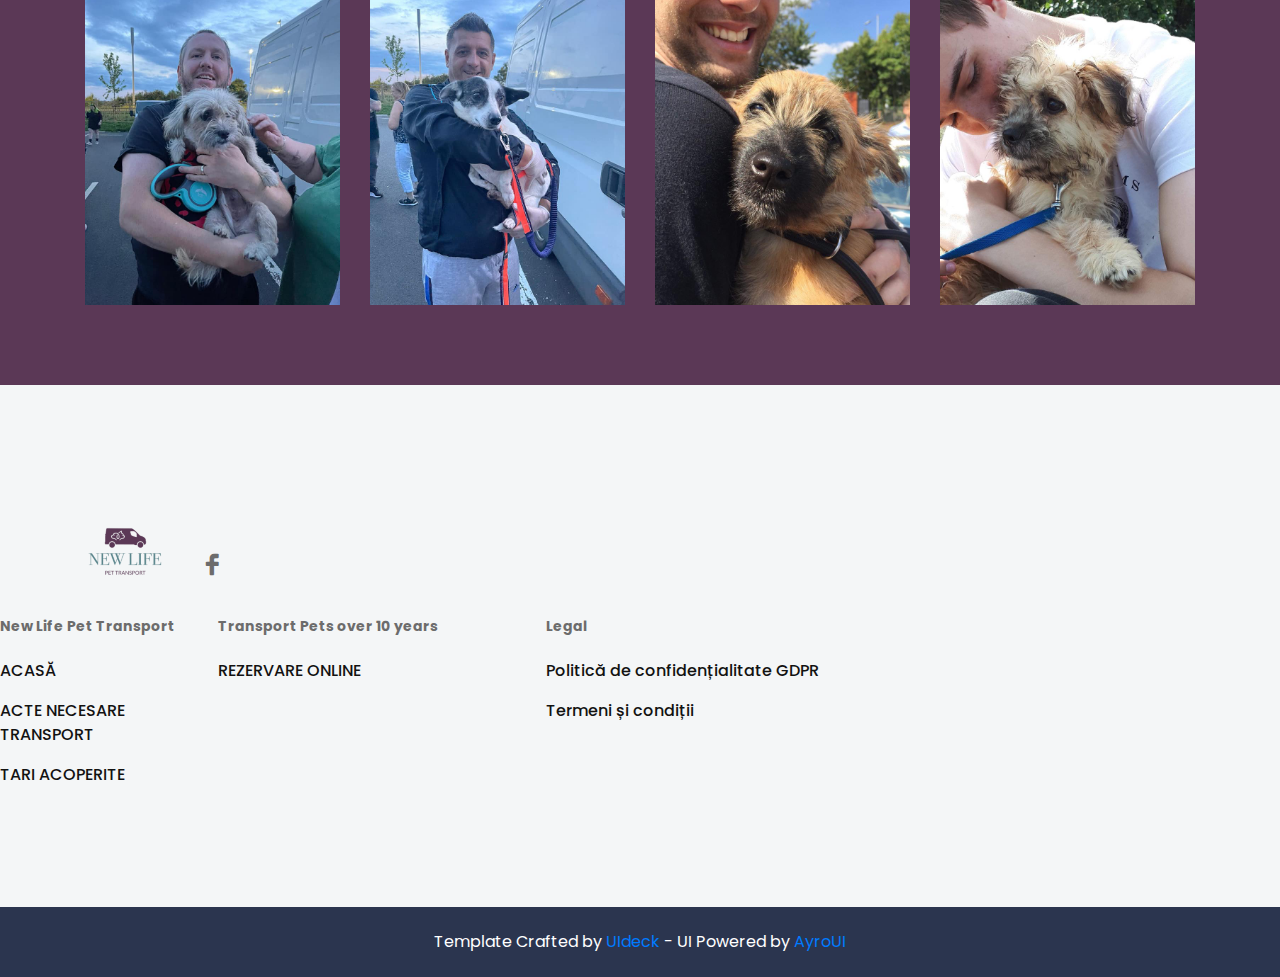
<file: rezervare-online.html>
<!DOCTYPE html>
<html lang="ro">
  <head>
    <!--====== Required meta tags ======-->
    <meta charset="utf-8" />
    <meta http-equiv="x-ua-compatible" content="ie=edge" />
    <!-- SEO Meta Tags -->
    <meta name="description"
      content="Transport caini si pisici Romania,Anglia,Germania,Olanda,Belgia">
    <meta name="application-name" content="Transport caini si pisici Romania,Anglia,Germania,Olanda,Belgia">
    <meta name="keywords"
    content="transport caini si pisici,New Life Pet Transport,transport caini Romania Anglia,transport pisici Romania Anglia,transport caini Romania Europa,transport animale de companie,transport caini Romania Germania,transport caini si pisici Olanda,transport caini si pisici Belgia ">
    <meta name="creator" content="Transport caini si pisici Romania,Anglia,Germania,Olanda,Belgia">
    <meta property="og:site_name" content="Transport caini si pisici Romania,Anglia,Germania,Olanda,Belgia" /> <!-- website name -->
    <meta property="og:site" content="https://newlifepettransport.com/" /> <!-- website link -->
    <meta property="og:title" content="Transport caini si pisici Romania,Anglia,Germania,Olanda,Belgia" /> <!-- title shown in the actual shared post -->
    <meta property="og:description" content="Transport caini si pisici Romania,Anglia,Germania,Olanda,Belgia" />
  
    <meta property="fb:title" content="Transport caini si pisici Romania,Anglia,Germania,Olanda,Belgia">
    <meta property="fb:description"
      content="Transport caini si pisici Romania,Anglia,Germania,Olanda,Belgia">

    <meta property="og:url" content="https://newlifepettransport.com/" /> <!-- where do you want your post to link to -->
    <meta property="og:type" content="website" />
  
    <!-- Website Title -->
    <title>Transport caini si pisici Romania,Anglia,Germania,Olanda,Belgia | Rezervare online</title>
  
    <!-- Canonical link -->
    <link rel="canonical" href="https://newlifepettransport.com/" />
    <meta
      name="viewport"
      content="width=device-width, initial-scale=1, shrink-to-fit=no"
    />



    <!--====== Favicon Icon ======-->
    <link
      rel="shortcut icon"
      href="assets/images/logo-pet.png"
      type="image/png"
    />

    <!--====== Bootstrap css ======-->
    <link rel="stylesheet" href="assets/css/bootstrap.min.css" />

    <!--====== Slick css ======-->
    <link rel="stylesheet" href="assets/css/slick.css" />

    <!--====== Line Icons css ======-->
    <link rel="stylesheet" href="assets/css/LineIcons.css" />

    <!--====== Magnific Popup css ======-->
    <link rel="stylesheet" href="assets/css/magnific-popup.css" />

    <!--====== Default css ======-->
    <link rel="stylesheet" href="assets/css/default.css" />

    <!--====== Style css ======-->
    <link rel="stylesheet" href="assets/css/style.css" />
  </head>

  <body>
    <!--====== HEADER PART START ======-->

    <header class="header-area">
      <div class="navgition navgition-transparent">
        <div class="container">
          <div class="row">
            <div class="col-lg-12">
              <nav class="navbar navbar-expand-lg">
                <a class="navbar-brand" href="https://newlifepettransport.com/index.html">
                  <img src="assets/images/logo-pet.png" alt="Logo" />
                </a>

                <button
                  class="navbar-toggler"
                  type="button"
                  data-toggle="collapse"
                  data-target="#navbarOne"
                  aria-controls="navbarOne"
                  aria-expanded="false"
                  aria-label="Toggle navigation"
                >
                  <span class="toggler-icon"></span>
                  <span class="toggler-icon"></span>
                  <span class="toggler-icon"></span>
                </button>

                <div
                  class="collapse navbar-collapse sub-menu-bar"
                  id="navbarOne"
                >
                  <ul class="navbar-nav m-auto">
                    <li class="nav-item active">
                      <a class="page-scroll" href="index.html">ACASĂ</a>
                    </li>
                  </ul>
                </div>

                <div class="navbar-social d-none d-sm-flex align-items-center">
                  <span>+40 745 508 786</span>
                </div>
              </nav>
              <!-- navbar -->
            </div>
          </div>
          <!-- row -->
        </div>
        <!-- container -->
      </div>
      <!-- navgition -->

      <div
        id="home"
        class="header-hero bg_cover"
        style="
          background-image: url(assets/images/transport-caini-pisici-romania-anglia-germania-olanda-belgia.jpeg);
        "
      >
        <div class="container">
          <div class="row justify-content-center">
            <div class="col-xl-8 col-lg-10">
              <div class="header-content text-center">
                <h1 class="header-title">Rezervare online</h1>
                <p class="text">
                  Transport internațional de caini si pisici ai cautat? Ei bine,
                  ne-ai gasit si te asteptam sa rezervi un loc pentru
                  transportul animalutului tau.
                </p>
                <h4 style="color: #57878c; margin-top: 10px">
                  Transport pets over 10 years
                </h4>
                <ul class="header-btn rounded-buttons">
                  <li>
                    <a class="main-btn rounded-three" href="#contact"
                      >REZERVARE ONLINE</a
                    >
                  </li>
                </ul>
              </div>
              <!-- header content -->
            </div>
          </div>
          <!-- row -->
        </div>
        <!-- container -->
        <div class="header-shape">
          <img src="assets/images/header-shape.svg" alt="shape" />
        </div>
      </div>
      <!-- header content -->
    </header>
    <section id="contact" class="contact-area">
      <div class="container">
        <div class="row justify-content-center">
          <div class="col-lg-6">
            <div class="section-title text-center pb-10">
              <h4 class="title">Rezervare online</h4>
              <p class="text">
                Rezervarea online nu a fost mai simpla decat acum, totul este
                aici.
              </p>
            </div>
            <!-- section title -->
          </div>
        </div>
        <!-- row -->
        <div class="row justify-content-center">
          <div class="col-lg-8">
            <div class="contact-form">
              <form
               
                  action="https://formspree.io/f/xzbyqbnq"
  method="POST"
             
              
              >
                <div class="row">
                  <div class="col-md-6">
                    <div class="single-form form-group">
                      <input
                        type="text"
                        name="name"
                        placeholder="Nume"
                    
                       
                      />
                     
                    </div>
                    <!-- single form -->
                  </div>
                  <div class="col-md-6">
                    <div class="single-form form-group">
                      <input
                        type="email"
                        name="email"
                        placeholder="Email"
                      
                        
                      />
                  
                    </div>
                    <!-- single form -->
                  </div>
                  <div class="col-md-6">
                    <div class="single-form form-group">
                      <input
                        type="text"
                        name="subject"
                        placeholder="Detalii rezervare"
                
                      
                      />
                     
                    </div>
                    <!-- single form -->
                  </div>
                  <div class="col-md-6">
                    <div class="single-form form-group">
                      <input
                        type="text"
                        name="phone"
                        placeholder="Telefon"
                   
                       
                      />
                      
                    </div>
                    <!-- single form -->
                  </div>
             
                  <p class="form-message"></p>
                  <div class="col-md-12">
                    <div class="single-form form-group text-center">
                      <button type="submit" class="main-btn">
                       Trimite
                      </button>
                    </div>
                    <!-- single form -->
                  </div>
                </div>
                <!-- row -->
              </form>
            </div>
            <!-- row -->
          </div>
        </div>
        <!-- row -->
      </div>
      <!-- conteiner -->
    </section>

    <section style="background-color: #5b3856" class="client-logo-area">
      <div class="container">
        <div class="row">
          <div class="col-md-3 col-6">
            <div class="single-client mt-30 text-center">
              <img
                src="assets/images/transportinternationaldogsandcats.jpg"
                alt="Transport international dogs and cats(caini si psici)"
              />
            </div>
            <!-- single client -->
          </div>
          <div class="col-md-3 col-6">
            <div class="single-client mt-30 text-center">
              <img
                src="assets/images/Transport-rescue-dog.jpg"
                alt="Transport caini si pisici din Romania in Anglia,Germania,Belgia,Olanda"
              />
            </div>
            <!-- single client -->
          </div>
          <div class="col-md-3 col-6">
            <div class="single-client mt-30 text-center">
              <img
                src="assets/images/happy-dog-man-rescue-dogs.jpg"
                alt="Transport international de caini si pisici"
              />
            </div>
            <!-- single client -->
          </div>
          <div class="col-md-3 col-6">
            <div class="single-client mt-30 text-center">
              <img
                src="assets/images/newpetlifetransportinternational.jpg"
                alt="Transport cats and dogs Rescue dogs from Romania"
              />
            </div>
            <!-- single client -->
          </div>
        </div>
        <!-- row -->
      </div>
      <!-- container -->
    </section>

    <footer id="footer" class="footer-area">
      <div class="footer-widget">
        <div class="container">
          <div class="row">
            <div class="col-lg-12">
              <div
                class="
                  footer-logo-support
                  d-md-flex
                  align-items-end
                  justify-content-between
                "
              >
                <div class="footer-logo d-flex align-items-end">
                  <a class="mt-30" href="index.html"
                    ><img src="assets/images/logo-pet.png" alt="Logo"
                  /></a>

                  <ul class="social mt-30">
                    <li>
                      <a
                        href="https://www.facebook.com/pets.transport.9/reviews"
                        ><i class="lni-facebook-filled"></i
                      ></a>
                    </li>
                  </ul>
                </div>
                <!-- footer logo -->
              </div>
              <!-- footer logo support -->
            </div>
          </div>
        </div> <!-- row -->
        <div class="row">
            <div class="col-lg-2 col-md-4 col-sm-6">
                <div class="footer-link">
                    <h6 class="footer-title">New Life Pet Transport</h6>
                    <ul>
                        <li><a href="index.html">ACASĂ</a></li>
               
                        <li><a href="acte-transport.html">ACTE NECESARE TRANSPORT</a></li>
                        <li><a href="transport-caini-pisici.html">TARI ACOPERITE</a></li>

                    </ul>
                </div> <!-- footer link -->
            </div>
            <div class="col-lg-3 col-md-4 col-sm-6">
                <div class="footer-link">
                    <h6 class="footer-title">Transport Pets over 10 years</h6>
                    <ul>
                       
                        <li><a href="rezervare-online.html">REZERVARE ONLINE</a></li>
                        
                    </ul>
                </div> <!-- footer link -->
            </div>
            <div class="col-lg-3 col-md-4 col-sm-5">
                <div class="footer-link">
                    <h6 class="footer-title">Legal</h6>
                    <ul>
                        <li><a href="CRB NEW LIFE INTERNATIONAL S.R.L-GDPR Policy-2021-09-17.doc">Politică de confidențialitate GDPR</a></li>
                        <li><a href="CRB NEW LIFE INTERNATIONAL S.R.L -Terms of Service-09_17_2021.doc">Termeni și condiții</a></li>
                    </ul>
                </div> <!-- footer link -->
            </div>
         
        </div> <!-- row -->
          <!-- row -->
        </div>
        <!-- container -->
      </div>
      <!-- footer widget -->

      <div class="footer-copyright">
        <div class="container">
          <div class="row">
            <div class="col-lg-12">
              <div class="copyright text-center">
                <p class="text">
                  Template Crafted by
                  <a rel="nofollow" href="https://uideck.com">UIdeck</a> - UI
                  Powered by
                  <a el="nofollow" href="https://rebrand.ly/ayroui">AyroUI</a>
                </p>
              </div>
            </div>
          </div>
          <!-- row -->
        </div>
        <!-- container -->
      </div>
      <!-- footer copyright -->
    </footer>

    <!--====== FOOTER PART ENDS ======-->

    <!--====== BACK TO TOP PART START ======-->

    <a class="back-to-top" href="#"><i class="lni-chevron-up"></i></a>

    <!--====== BACK TO TOP PART ENDS ======-->

    <!--====== jquery js ======-->
    <script src="assets/js/vendor/modernizr-3.6.0.min.js"></script>
    <script src="assets/js/vendor/jquery-1.12.4.min.js"></script>

    <!--====== Bootstrap js ======-->
    <script src="assets/js/bootstrap.min.js"></script>
    <script src="assets/js/popper.min.js"></script>

    <!--====== Ajax Contact js ======-->
    <script src="assets/js/ajax-contact.js"></script>

    <!--====== Scrolling Nav js ======-->
    <script src="assets/js/jquery.easing.min.js"></script>
    <script src="assets/js/scrolling-nav.js"></script>

    <!--====== Validator js ======-->
    <script src="assets/js/validator.min.js"></script>

    <!--====== Magnific Popup js ======-->
    <script src="assets/js/jquery.magnific-popup.min.js"></script>

    <!--====== Slick js ======-->
    <script src="assets/js/slick.min.js"></script>

    <!--====== Main js ======-->
    <script src="assets/js/main.js"></script>
  </body>
</html>
</file>
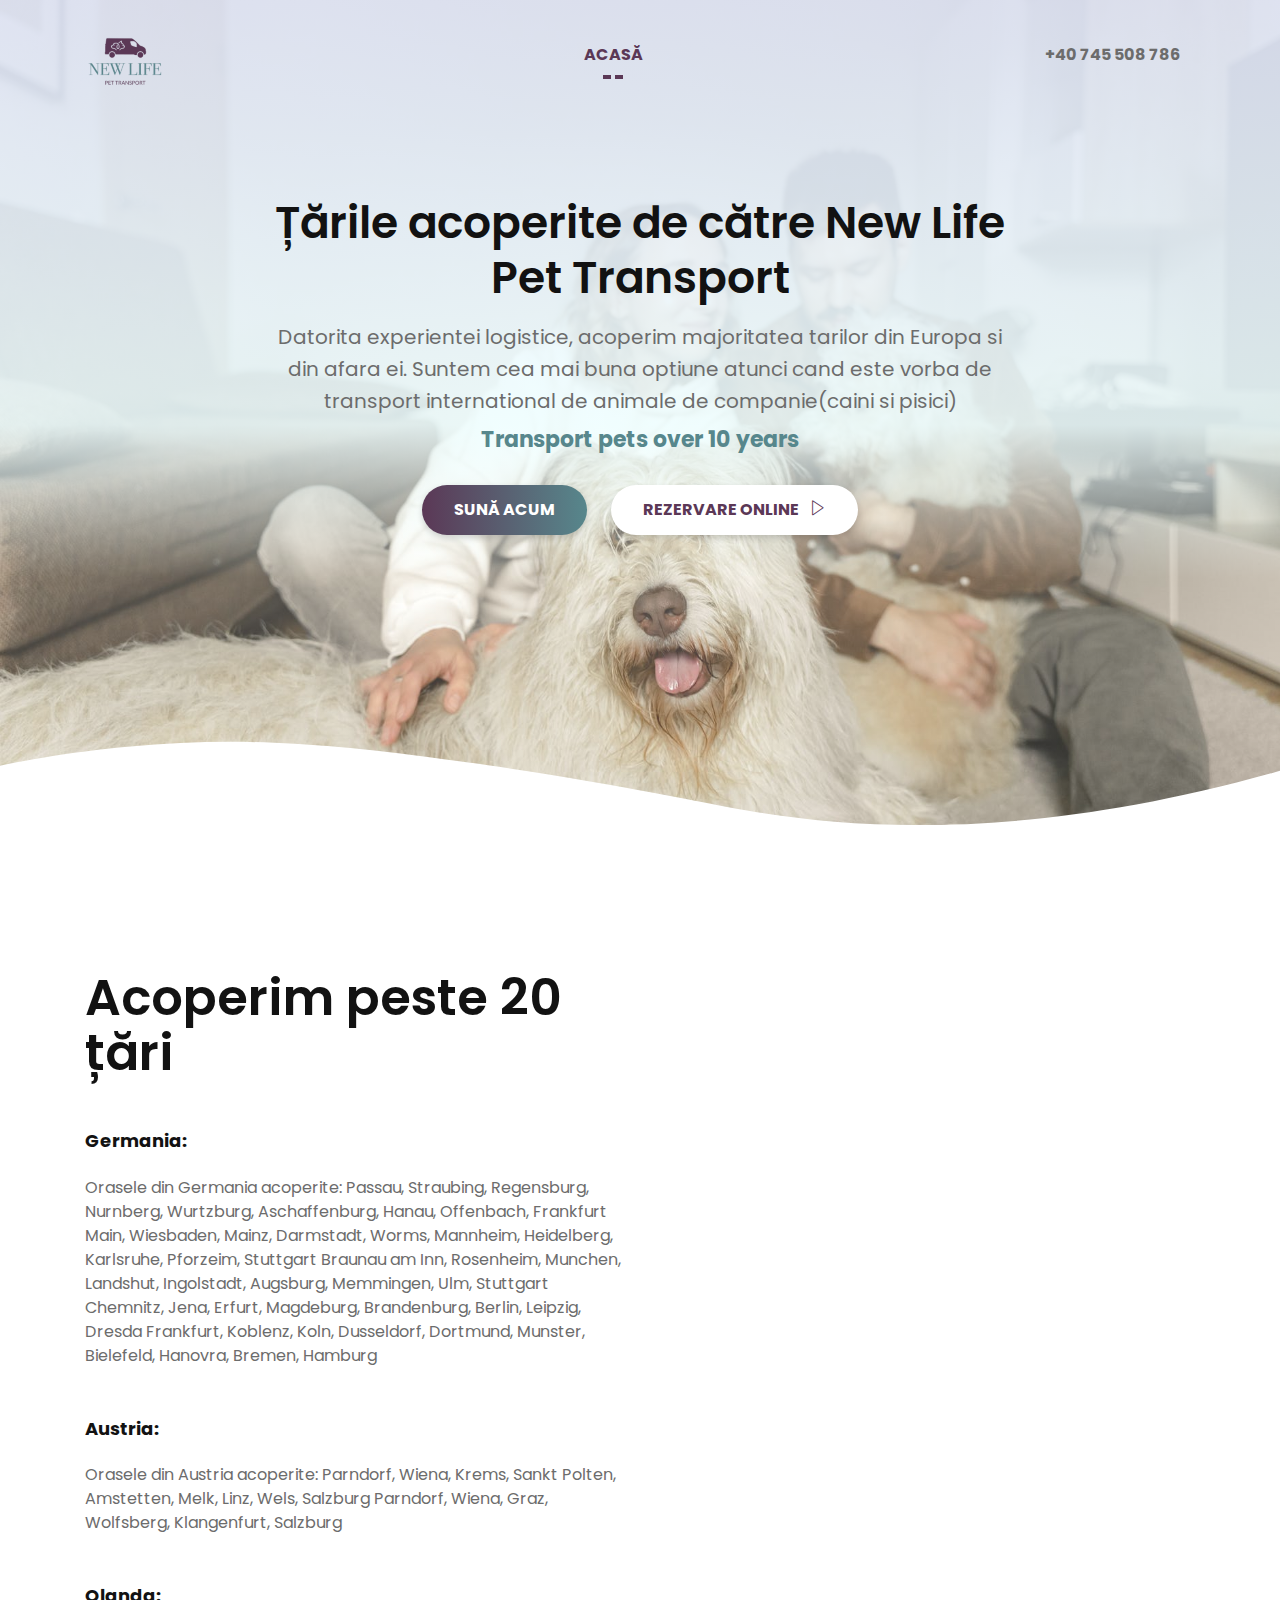
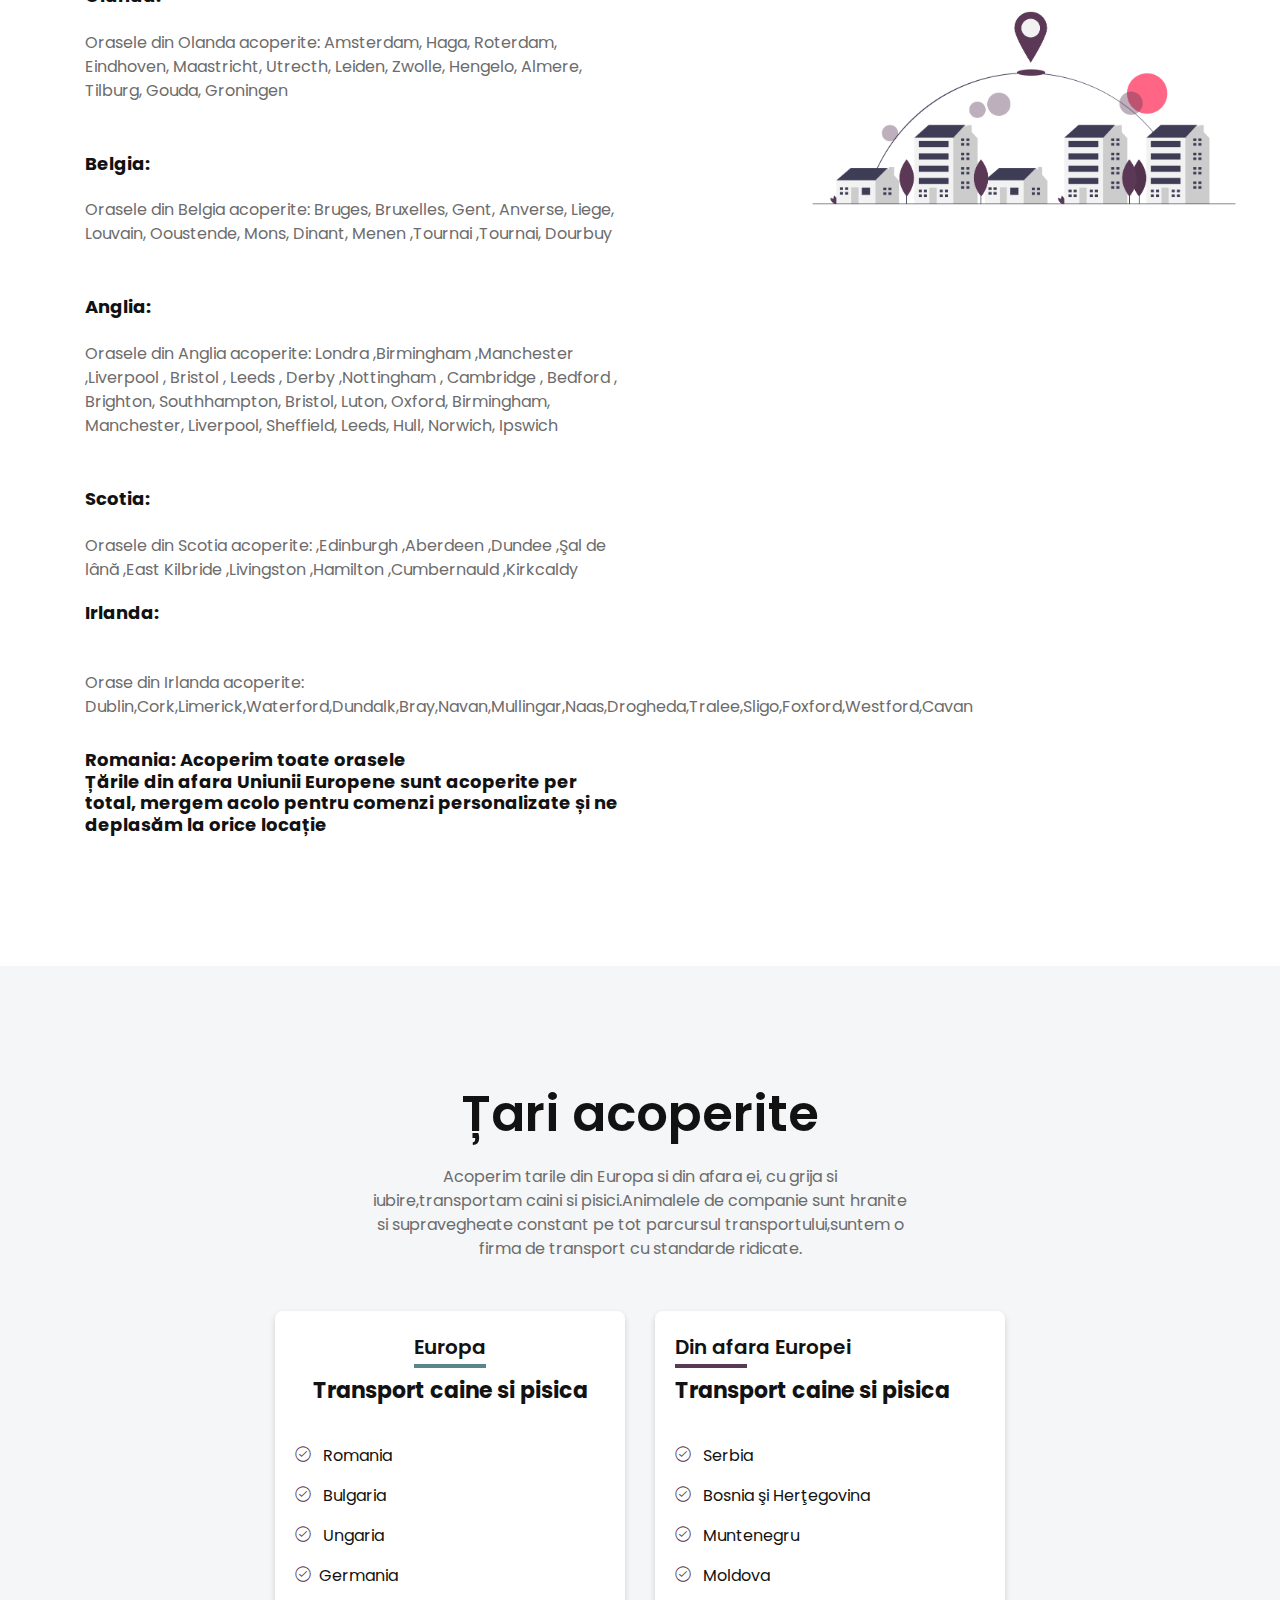
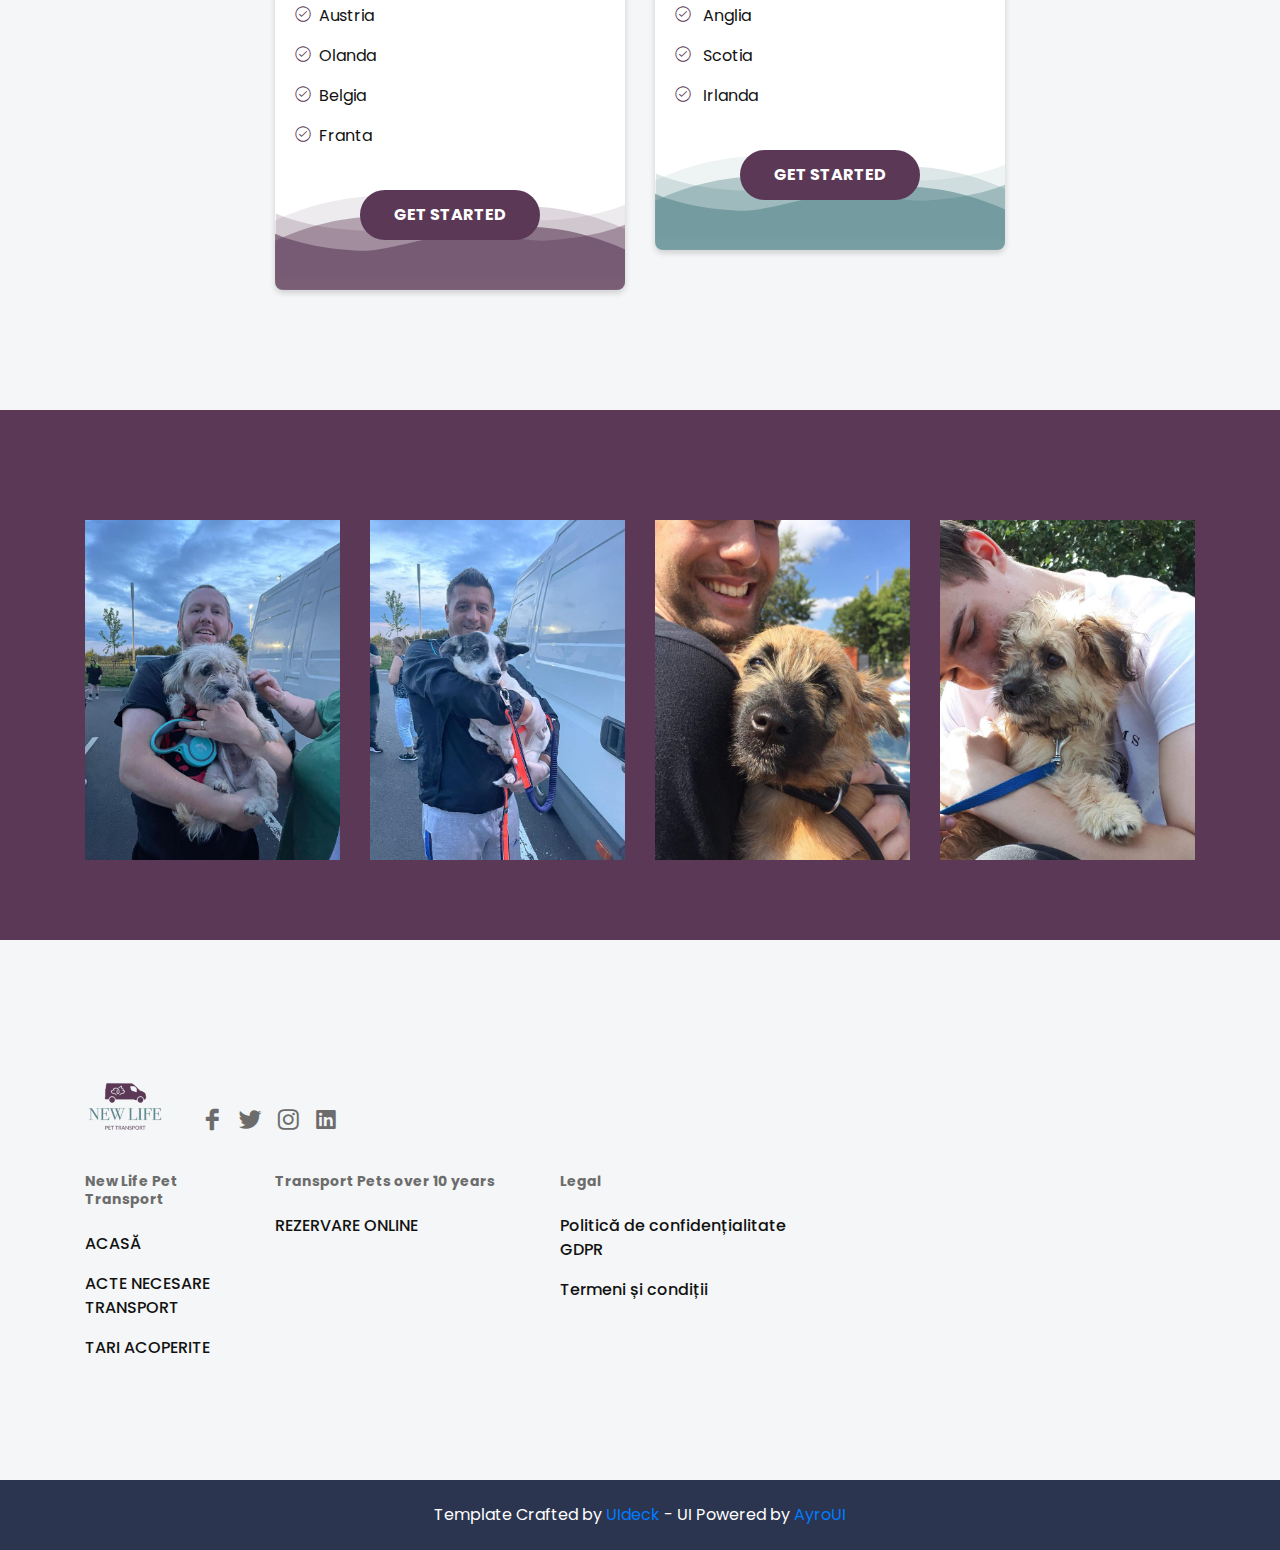
<file: transport-caini-pisici.html>
<!doctype html>
<html lang="ro">

<head>

    <!--====== Required meta tags ======-->
    <meta charset="utf-8">
    <meta http-equiv="x-ua-compatible" content="ie=edge">
    <!-- SEO Meta Tags -->
    <meta name="description"
      content="Transport caini si pisici Romania,Anglia,Germania,Olanda,Belgia">
    <meta name="application-name" content="Transport caini si pisici Romania,Anglia,Germania,Olanda,Belgia">
    <meta name="keywords"
    content="transport caini si pisici,New Life Pet Transport,transport caini Romania Anglia,transport pisici Romania Anglia,transport caini Romania Europa,transport animale de companie,transport caini Romania Germania,transport caini si pisici Olanda,transport caini si pisici Belgia ">
    <meta name="creator" content="Transport caini si pisici Romania,Anglia,Germania,Olanda,Belgia">
    <meta property="og:site_name" content="Transport caini si pisici Romania,Anglia,Germania,Olanda,Belgia" /> <!-- website name -->
    <meta property="og:site" content="https://newlifepettransport.com/" /> <!-- website link -->
    <meta property="og:title" content="Transport caini si pisici Romania,Anglia,Germania,Olanda,Belgia" /> <!-- title shown in the actual shared post -->
    <meta property="og:description" content="Transport caini si pisici Romania,Anglia,Germania,Olanda,Belgia" />
  
    <meta property="fb:title" content="Transport caini si pisici Romania,Anglia,Germania,Olanda,Belgia">
    <meta property="fb:description"
      content="Transport caini si pisici Romania,Anglia,Germania,Olanda,Belgia">

    <meta property="og:url" content="https://newlifepettransport.com/" /> <!-- where do you want your post to link to -->
    <meta property="og:type" content="website" />
  
    <!-- Website Title -->
    <title>Transport caini si pisici Romania,Anglia,Germania,Olanda,Belgia | tari acoperite</title>
  
    <!-- Canonical link -->
    <link rel="canonical" href="https://newlifepettransport.com/" />
    <meta name="viewport" content="width=device-width, initial-scale=1, shrink-to-fit=no">

 

    <!--====== Favicon Icon ======-->
    <link rel="shortcut icon" href="assets/images/logo-pet.png" type="image/png">

    <!--====== Bootstrap css ======-->
    <link rel="stylesheet" href="assets/css/bootstrap.min.css">

    <!--====== Slick css ======-->
    <link rel="stylesheet" href="assets/css/slick.css">

    <!--====== Line Icons css ======-->
    <link rel="stylesheet" href="assets/css/LineIcons.css">

    <!--====== Magnific Popup css ======-->
    <link rel="stylesheet" href="assets/css/magnific-popup.css">

    <!--====== Default css ======-->
    <link rel="stylesheet" href="assets/css/default.css">

    <!--====== Style css ======-->
    <link rel="stylesheet" href="assets/css/style.css">


</head>

<body>

    <!--====== HEADER PART START ======-->

    <header class="header-area">
        <div class="navgition navgition-transparent">
            <div class="container">
                <div class="row">
                    <div class="col-lg-12">
                        <nav class="navbar navbar-expand-lg">
                            <a class="navbar-brand" href="https://newlifepettransport.com/index.html">
                                <img src="assets/images/logo-pet.png" alt="Logo">
                            </a>

                            <button class="navbar-toggler" type="button" data-toggle="collapse" data-target="#navbarOne" aria-controls="navbarOne" aria-expanded="false" aria-label="Toggle navigation">
                                <span class="toggler-icon"></span>
                                <span class="toggler-icon"></span>
                                <span class="toggler-icon"></span>
                            </button>

                            <div class="collapse navbar-collapse sub-menu-bar" id="navbarOne">
                                <ul class="navbar-nav m-auto">
                                    <li class="nav-item active">
                                        <a class="page-scroll" href="index.html">ACASĂ</a>
                                    </li>
                                </ul>
                            </div>

                            <div class="navbar-social d-none d-sm-flex align-items-center">
                                <span>+40 745 508 786</span>
                            </div>
                        </nav> <!-- navbar -->
                    </div>
                </div> <!-- row -->
            </div> <!-- container -->
        </div> <!-- navgition -->

        <div id="home" class="header-hero bg_cover" style="background-image: url(assets/images/transport-caini-pisici-romania-anglia-germania-olanda-belgia.jpeg)">
            <div class="container">
                <div class="row justify-content-center">
                    <div class="col-xl-8 col-lg-10">
                        <div class="header-content text-center">
                            <h1 class="header-title">Țările acoperite de către New Life Pet Transport</h1>
                            <p class="text">Datorita experientei logistice, acoperim majoritatea tarilor din Europa si din afara ei. Suntem cea mai buna optiune atunci cand este vorba de transport international de animale de companie(caini si pisici)</p>
                            <h4 style="color: #57878c;margin-top: 10px;"> Transport pets over 10 years</h4>
                            <ul class="header-btn rounded-buttons">
                                <li><a class="main-btn rounded-three" href="tel:+40745508786">SUNĂ ACUM</a></li>
                                <li><a class="main-btn rounded-four" href="rezervare-online.html">REZERVARE ONLINE <i class="lni-play"></i></a></li>
                            </ul>
                        </div> <!-- header content -->
                    </div>
                </div> <!-- row -->
            </div> <!-- container -->
            <div class="header-shape">
                <img src="assets/images/header-shape.svg" alt="shape">
            </div>
        </div> <!-- header content -->
    </header>

    <!--====== HEADER PART ENDS ======-->

    <!--====== SERVICES PART START ======-->

    <section id="service" class="services-area">
        <div class="container">
            <div class="row">
                <div class="col-lg-6">
                    <div class="section-title pb-10">
                        <h4 class="title">Acoperim peste 20 țări</h4>
                        <div style="margin-top: 50px;">
                            <h5>Germania:</h5>
                            <p class="text">Orasele din Germania acoperite:
                                Passau, Straubing, Regensburg, Nurnberg, Wurtzburg,
                                Aschaffenburg, Hanau, Offenbach, Frankfurt Main, Wiesbaden,
                                Mainz, Darmstadt, Worms, Mannheim, Heidelberg, Karlsruhe,
                                Pforzeim, Stuttgart Braunau am Inn, Rosenheim, Munchen,
                                Landshut, Ingolstadt, Augsburg, Memmingen, Ulm, Stuttgart
                                Chemnitz, Jena, Erfurt, Magdeburg, Brandenburg, Berlin,
                                Leipzig, Dresda Frankfurt, Koblenz, Koln, Dusseldorf,
                                Dortmund, Munster, Bielefeld, Hanovra, Bremen, Hamburg
                               </br></p>
                        </div>
                        <div style="margin-top: 50px;">
                            <h5>Austria: </h5>
                            <p class="text">Orasele din Austria acoperite: 
                                Parndorf, Wiena, Krems, Sankt Polten, Amstetten, Melk, Linz,
                                Wels, Salzburg Parndorf, Wiena, Graz, Wolfsberg,
                                Klangenfurt, Salzburg
                               </br></p>
                        </div>
                        <div style="margin-top: 50px;">
                            <h5>Olanda:</h5>
                            <p class="text">Orasele din Olanda acoperite: Amsterdam, Haga, Roterdam, Eindhoven, Maastricht, Utrecth, Leiden, Zwolle, Hengelo, Almere, Tilburg, Gouda, Groningen </br></p>
                        </div>
                        <div style="margin-top: 50px;">
                            <h5>Belgia:</h5>
                            <p class="text">Orasele din Belgia acoperite: Bruges, Bruxelles, Gent, Anverse, Liege, Louvain, Ooustende, Mons, Dinant, Menen ,Tournai ,Tournai, Dourbuy

                            </br></p>
                        </div>
                        <div style="margin-top: 50px;">
                            <h5>Anglia:</h5>
                            <p class="text">Orasele din Anglia acoperite: Londra
              ,Birmingham
                 ,Manchester
                                 ,Liverpool
                                , Bristol
                                , Leeds
                               , Derby
                                 ,Nottingham
                                , Cambridge
                                , Bedford
                            , Brighton, Southhampton, Bristol, Luton, Oxford, Birmingham, Manchester, Liverpool, Sheffield, Leeds, Hull, Norwich, Ipswich </br></p>
                        </div>
                        <div style="margin-top: 50px;">
                            <h5>Scotia:</h5>
                            <p class="text">Orasele din Scotia acoperite: 
                                
	,Edinburgh	
	,Aberdeen	
	,Dundee	
	,Şal de lână	
	,East Kilbride	
	,Livingston	
	,Hamilton	
	,Cumbernauld	
	,Kirkcaldy
                            </br></p>
                        </div>
                        <div >
                            <h5 style="margin-top: 20px;">Irlanda:</h5>
                            <p style="margin-bottom: 30px;" class="text"></br>Orase din Irlanda acoperite: Dublin,Cork,Limerick,Waterford,Dundalk,Bray,Navan,Mullingar,Naas,Drogheda,Tralee,Sligo,Foxford,Westford,Cavan</p>
                        </div>
                        <div>
                            <h5>Romania: Acoperim toate orasele</h5>
                         
                        </div>
                       
                        <h5>Țările din afara Uniunii Europene sunt acoperite per total, mergem acolo pentru comenzi personalizate și ne deplasăm la orice locație</h5>
                    </div> <!-- section title -->
                </div>
           
                </div> <!-- row -->
            </div> <!-- row -->
        </div> <!-- conteiner -->
        <div class="services-image d-lg-flex align-items-center">
            <div class="image">
                <img src="assets/images/transport-international-pet.png" alt="Transport international de caini si pisici din Romania in Anglia,Scotia,Belgia,Olanda,Germania">
            </div>
        </div> <!-- services image -->
    </section>

    <!--====== SERVICES PART ENDS ======-->

    <!--====== PRICING PART START ======-->

    <section id="pricing" class="pricing-area">
        <div class="container">
            <div class="row justify-content-center">
                <div class="col-lg-6">
                    <div class="section-title text-center pb-10">
                        <h4 class="title">Țari acoperite</h4>
                        <p class="text">Acoperim tarile din Europa si din afara ei, cu grija si iubire,transportam caini si pisici.Animalele de companie sunt hranite si supravegheate constant pe tot parcursul transportului,suntem o firma de transport cu standarde ridicate. </p>
                    </div> <!-- section title -->
                </div>
            </div> <!-- row -->
            <div class="row justify-content-center">
                <div class="col-lg-4 col-md-7 col-sm-9">
                    <div class="single-pricing mt-40">
                        <div class="pricing-header text-center">
                            <h5 class="sub-title">Europa</h5>
                            <h4 style="margin-top: 10px;">Transport caine si pisica </h4>
                          
                        </div>
                        <div class="pricing-list">
                            <ul>
                                <li><i class="lni-check-mark-circle"></i> Romania</li>
                                <li><i class="lni-check-mark-circle"></i> Bulgaria</li>
                                <li><i class="lni-check-mark-circle"></i> Ungaria</li>
                                <li><i class="lni-check-mark-circle"></i>Germania</li>
                                <li><i class="lni-check-mark-circle"></i>Austria</li>
                                <li><i class="lni-check-mark-circle"></i>Olanda</li>
                                <li><i class="lni-check-mark-circle"></i>Belgia</li>
                                <li><i class="lni-check-mark-circle"></i>Franta</li>
                            </ul>
                        </div>
                        <div class="pricing-btn text-center">
                            <a class="main-btn" href="#">GET STARTED</a>
                        </div>
                        <div class="buttom-shape">
                            <svg id="Layer_1" data-name="Layer 1" xmlns="http://www.w3.org/2000/svg" viewBox="0 0 350 112.35"><defs><style>.color-1{fill:#5b3856;isolation:isolate;}.cls-1{opacity:0.1;}.cls-2{opacity:0.2;}.cls-3{opacity:0.4;}.cls-4{opacity:0.6;}</style></defs><title>bottom-part1</title><g id="bottom-part"><g id="Group_747" data-name="Group 747"><path id="Path_294" data-name="Path 294" class="cls-1 color-1" d="M0,24.21c120-55.74,214.32,2.57,267,0S349.18,7.4,349.18,7.4V82.35H0Z" transform="translate(0 0)"/><path id="Path_297" data-name="Path 297" class="cls-2 color-1" d="M350,34.21c-120-55.74-214.32,2.57-267,0S.82,17.4.82,17.4V92.35H350Z" transform="translate(0 0)"/><path id="Path_296" data-name="Path 296" class="cls-3 color-1" d="M0,44.21c120-55.74,214.32,2.57,267,0S349.18,27.4,349.18,27.4v74.95H0Z" transform="translate(0 0)"/><path id="Path_295" data-name="Path 295" class="cls-4 color-1" d="M349.17,54.21c-120-55.74-214.32,2.57-267,0S0,37.4,0,37.4v74.95H349.17Z" transform="translate(0 0)"/></g></g></svg>
                        </div>
                    </div> <!-- single pricing -->
                </div>
                
                <div class="col-lg-4 col-md-7 col-sm-9">
                    <div class="single-pricing pro mt-40">
                       
                        <div class="pricing-header">
                            <h5 class="sub-title">Din afara Europei</h5>
                            <h4 style="margin-top: 10px;">Transport caine si pisica </h4>
                        </div>
                        <div class="pricing-list">
                            <ul>
                                <li><i class="lni-check-mark-circle"></i> Serbia</li>
                                <li><i class="lni-check-mark-circle"></i> Bosnia şi Herţegovina</li>
                                <li><i class="lni-check-mark-circle"></i> Muntenegru</li>
                                <li><i class="lni-check-mark-circle"></i> Moldova</li>
                                <li><i class="lni-check-mark-circle"></i> Anglia</li>
                                <li><i class="lni-check-mark-circle"></i> Scotia</li>
                                <li><i class="lni-check-mark-circle"></i> Irlanda</li>
                                
                            </ul>
                        </div>
                        <div class="pricing-btn text-center">
                            <a class="main-btn" href="#">GET STARTED</a>
                        </div>
                        <div class="buttom-shape">
                            <svg id="Layer_1" data-name="Layer 1" xmlns="http://www.w3.org/2000/svg" viewBox="0 0 350 112.35"><defs><style>.color-2{fill:  #57878c;isolation:isolate;}.cls-1{opacity:0.1;}.cls-2{opacity:0.2;}.cls-3{opacity:0.4;}.cls-4{opacity:0.6;}</style></defs><title>bottom-part1</title><g id="bottom-part"><g id="Group_747" data-name="Group 747"><path id="Path_294" data-name="Path 294" class="cls-1 color-2" d="M0,24.21c120-55.74,214.32,2.57,267,0S349.18,7.4,349.18,7.4V82.35H0Z" transform="translate(0 0)"/><path id="Path_297" data-name="Path 297" class="cls-2 color-2" d="M350,34.21c-120-55.74-214.32,2.57-267,0S.82,17.4.82,17.4V92.35H350Z" transform="translate(0 0)"/><path id="Path_296" data-name="Path 296" class="cls-3 color-2" d="M0,44.21c120-55.74,214.32,2.57,267,0S349.18,27.4,349.18,27.4v74.95H0Z" transform="translate(0 0)"/><path id="Path_295" data-name="Path 295" class="cls-4 color-2" d="M349.17,54.21c-120-55.74-214.32,2.57-267,0S0,37.4,0,37.4v74.95H349.17Z" transform="translate(0 0)"/></g></g></svg>
                        </div>
                    </div> <!-- single pricing -->
                </div>
                
                
            </div> <!-- row -->
        </div> <!-- conteiner -->
    </section>



    <section style="background-color: #5b3856" class="client-logo-area">
        <div class="container">
            
            <div class="row">
             
                <div class="col-md-3 col-6">
                    <div class="single-client mt-30 text-center">
                        <img src="assets/images/transportinternationaldogsandcats.jpg" alt="Transport international dogs and cats(caini si psici)">
                    </div> <!-- single client -->
                </div>
                <div class="col-md-3 col-6">
                    <div class="single-client mt-30 text-center">
                        <img src="assets/images/Transport-rescue-dog.jpg" alt="Transport caini si pisici din Romania in Anglia,Germania,Belgia,Olanda">
                    </div> <!-- single client -->
                </div>
                <div class="col-md-3 col-6">
                    <div class="single-client mt-30 text-center">
                        <img src="assets/images/happy-dog-man-rescue-dogs.jpg" alt="Transport international de caini si pisici">
                    </div> <!-- single client -->
                </div>
                <div class="col-md-3 col-6">
                    <div class="single-client mt-30 text-center">
                        <img src="assets/images/newpetlifetransportinternational.jpg" alt="Transport cats and dogs Rescue dogs from Romania">
                    </div> <!-- single client -->
                </div>
            </div> <!-- row -->
        </div> <!-- container -->
    </section>

  

    <footer id="footer" class="footer-area">
        <div class="footer-widget">
            <div class="container">
                <div class="row">
                    <div class="col-lg-12">
                        <div class="footer-logo-support d-md-flex align-items-end justify-content-between">
                            <div class="footer-logo d-flex align-items-end">
                                <a class="mt-30" href="index.html"><img src="assets/images/logo-pet.png" alt="Logo"></a>

                                <ul class="social mt-30">
                                    <li><a href="https://www.facebook.com/pets.transport.9/reviews"><i class="lni-facebook-filled"></i></a></li>
                                    <li><a href="#"><i class="lni-twitter-original"></i></a></li>
                                    <li><a href="#"><i class="lni-instagram-original"></i></a></li>
                                    <li><a href="#"><i class="lni-linkedin-original"></i></a></li>
                                </ul>
                            </div> <!-- footer logo -->
                            
                        </div> <!-- footer logo support -->
                    </div>
                </div> <!-- row -->
                <div class="row">
                    <div class="col-lg-2 col-md-4 col-sm-6">
                        <div class="footer-link">
                            <h6 class="footer-title">New Life Pet Transport</h6>
                            <ul>
                                <li><a href="index.html">ACASĂ</a></li>
                       
                                <li><a href="acte-transport.html">ACTE NECESARE TRANSPORT</a></li>
                                <li><a href="transport-caini-pisici.html">TARI ACOPERITE</a></li>

                            </ul>
                        </div> <!-- footer link -->
                    </div>
                    <div class="col-lg-3 col-md-4 col-sm-6">
                        <div class="footer-link">
                            <h6 class="footer-title">Transport Pets over 10 years</h6>
                            <ul>
                               
                                <li><a href="rezervare-online.html">REZERVARE ONLINE</a></li>
                                
                            </ul>
                        </div> <!-- footer link -->
                    </div>
                    <div class="col-lg-3 col-md-4 col-sm-5">
                        <div class="footer-link">
                            <h6 class="footer-title">Legal</h6>
                            <ul>
                                <li><a href="CRB NEW LIFE INTERNATIONAL S.R.L-GDPR Policy-2021-09-17.doc">Politică de confidențialitate GDPR</a></li>
                                <li><a href="CRB NEW LIFE INTERNATIONAL S.R.L -Terms of Service-09_17_2021.doc">Termeni și condiții</a></li>
                            </ul>
                        </div> <!-- footer link -->
                    </div>
                 
                </div> <!-- row -->
            </div> <!-- container -->
        </div> <!-- footer widget -->
        
        <div class="footer-copyright">
            <div class="container">
                <div class="row">
                    <div class="col-lg-12">
                        <div class="copyright text-center">
                            <p class="text">Template Crafted by <a rel="nofollow" href="https://uideck.com">UIdeck</a> - UI Powered by <a el="nofollow" href="https://rebrand.ly/ayroui">AyroUI</a></p>
                        </div>
                    </div>
                </div> <!-- row -->
            </div> <!-- container -->
        </div> <!-- footer copyright -->
    </footer>

    <!--====== FOOTER PART ENDS ======-->

    <!--====== BACK TO TOP PART START ======-->

    <a class="back-to-top" href="#"><i class="lni-chevron-up"></i></a>

    <!--====== BACK TO TOP PART ENDS ======-->









    <!--====== jquery js ======-->
    <script src="assets/js/vendor/modernizr-3.6.0.min.js"></script>
    <script src="assets/js/vendor/jquery-1.12.4.min.js"></script>

    <!--====== Bootstrap js ======-->
    <script src="assets/js/bootstrap.min.js"></script>
    <script src="assets/js/popper.min.js"></script>

    <!--====== Ajax Contact js ======-->
    <script src="assets/js/ajax-contact.js"></script>

    <!--====== Scrolling Nav js ======-->
    <script src="assets/js/jquery.easing.min.js"></script>
    <script src="assets/js/scrolling-nav.js"></script>

    <!--====== Validator js ======-->
    <script src="assets/js/validator.min.js"></script>

    <!--====== Magnific Popup js ======-->
    <script src="assets/js/jquery.magnific-popup.min.js"></script>

    <!--====== Slick js ======-->
    <script src="assets/js/slick.min.js"></script>

    <!--====== Main js ======-->
    <script src="assets/js/main.js"></script>

</body>

</html>
</file>
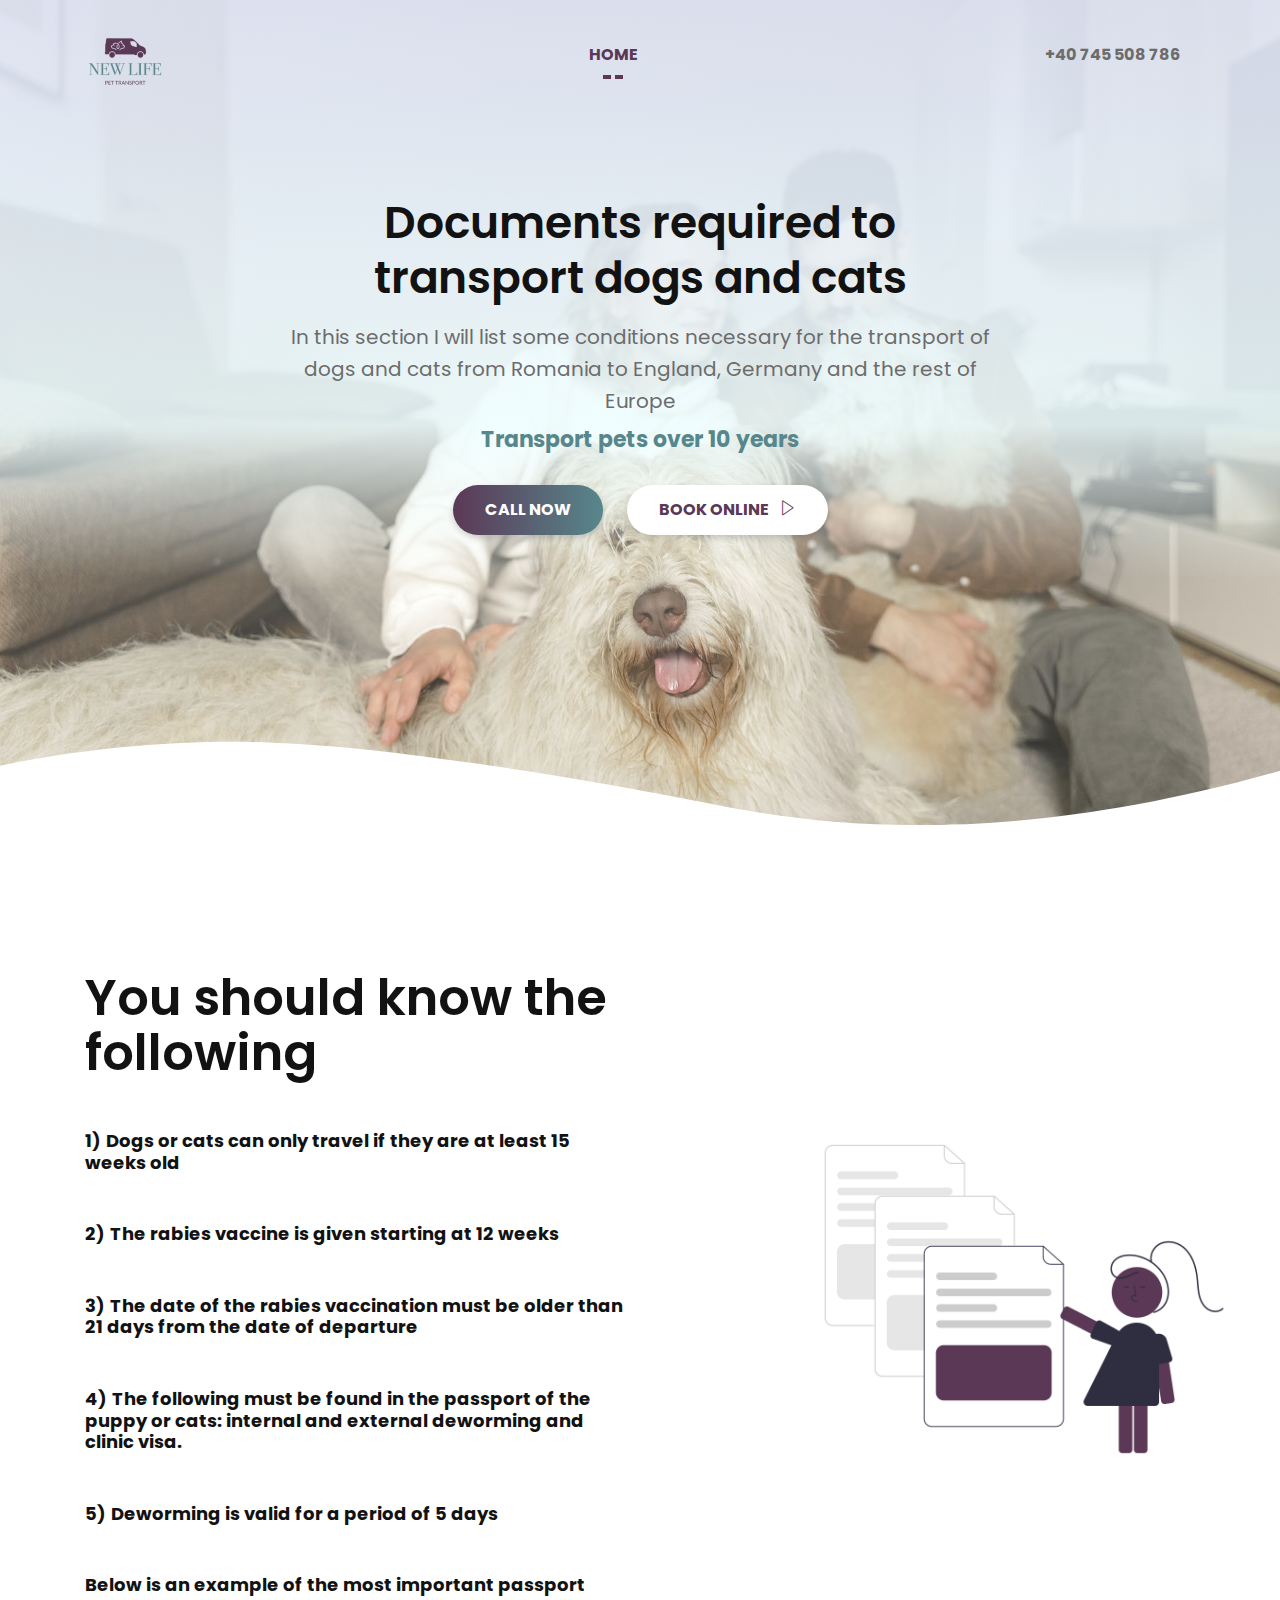
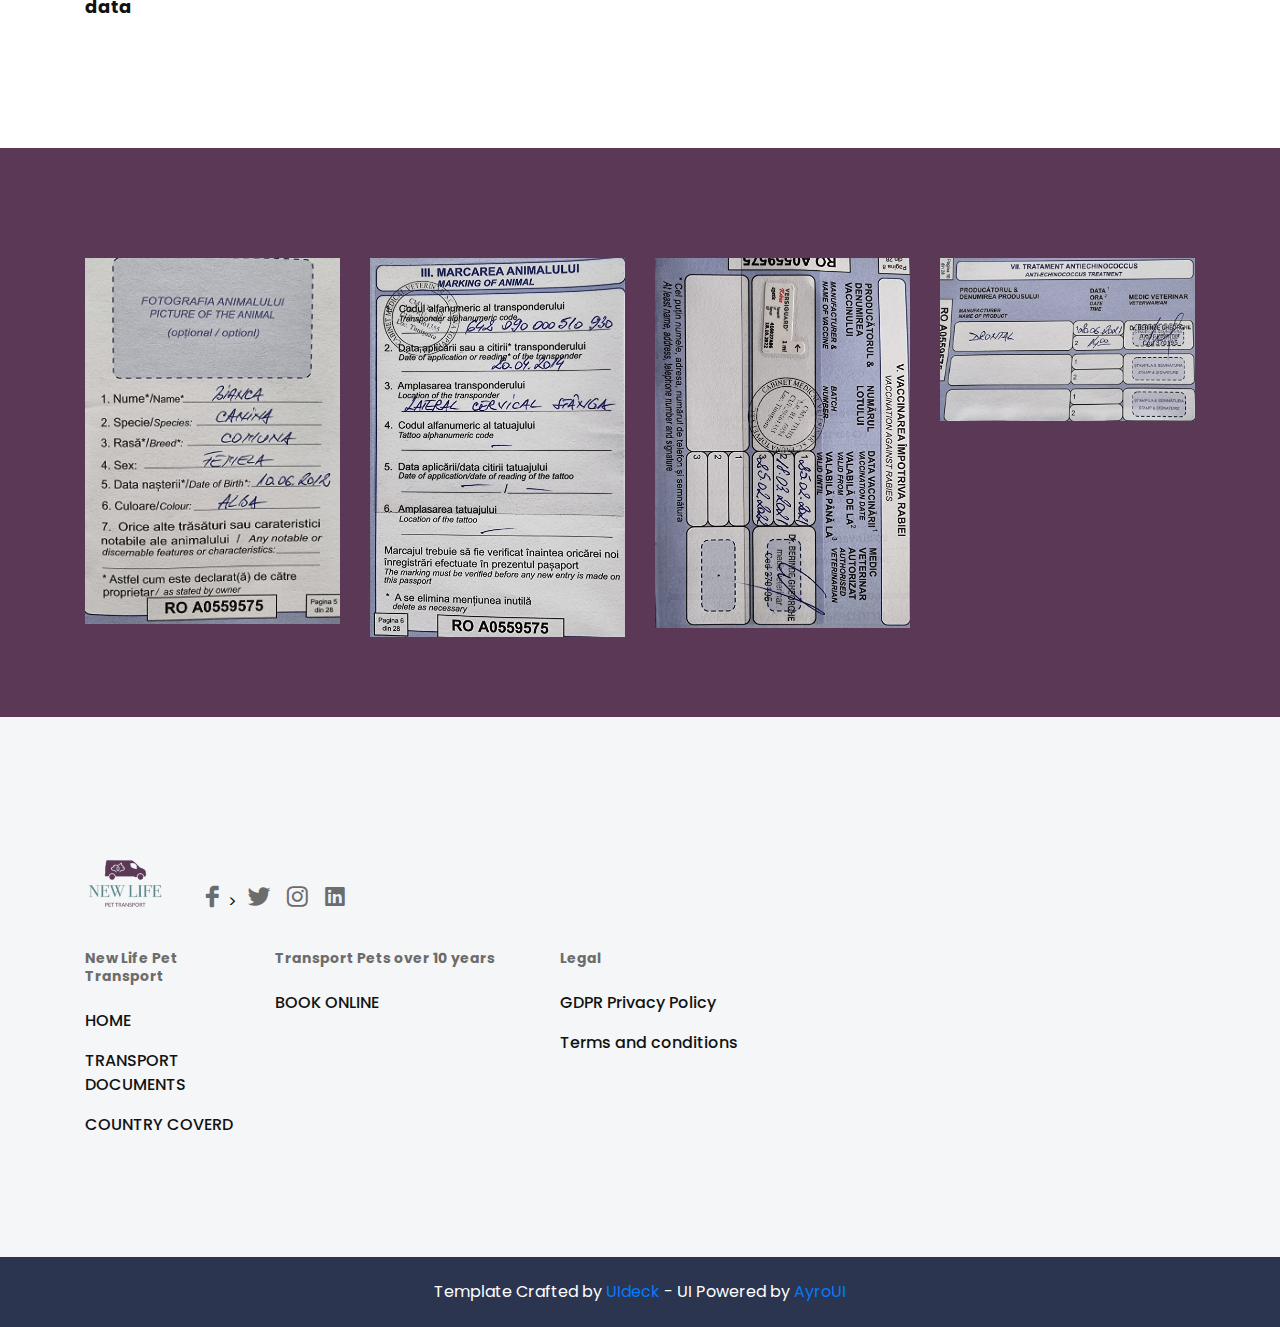
<file: transport-documents.en.html>
<!doctype html>
<html lang="en">

<head>

    <!--====== Required meta tags ======-->
    <meta charset="utf-8">
    <meta http-equiv="x-ua-compatible" content="ie=edge">
    <!-- SEO Meta Tags -->
    <meta name="description"
      content="New Life Pet Transport dogs and cats Romania,England,Germany,Netherlands,Belgium">
    <meta name="application-name" content="New Life Pet Transport">
    <meta name="keywords"
    content="transport dogs from Romania,international transport dogs and cats,transport cats romania england,transport dogs romania germany,transport dogs romania Netherlands,transport dogs Romania Holland,transport dogs Romania Belgium,transport dogs and cats,transport rescue dogs from Romania">
    <meta name="creator" content="New Life Pet Transport dogs and cats Romania,England,Germany,Netherlands,Belgium">
    <meta property="og:site_name" content="New Life Pet Transport dogs and cats Romania,England,Germany,Netherlands,Belgium" /> <!-- website name -->
    <meta property="og:site" content="https://newlifepettransport.com/" /> <!-- website link -->
    <meta property="og:title" content="New Life Pet Transport dogs and cats Romania,England,Germany,Netherlands,Belgium" /> <!-- title shown in the actual shared post -->
    <meta property="og:description" content="New Life Pet Transport dogs and cats Romania,England,Germany,Netherlands,Belgium" />
  
    <meta property="fb:title" content="New Life Pet Transport dogs and cats Romania,England,Germany,Netherlands,Belgium">
    <meta property="fb:description"
      content="New Life Pet Transport dogs and cats Romania,England,Germany,Netherlands,Belgium">

    <meta property="og:url" content="https://newlifepettransport.com/" /> <!-- where do you want your post to link to -->
    <meta property="og:type" content="website" />
  
    <!-- Website Title -->
    <title>New Life Pet Transport dogs and cats | Documents for transport pets</title>
  
    <!-- Canonical link -->
    <link rel="canonical" href="https://newlifepettransport.com/" />
    <meta name="viewport" content="width=device-width, initial-scale=1, shrink-to-fit=no">

 

    <!--====== Favicon Icon ======-->
    <link rel="shortcut icon" href="assets/images/logo-pet.png" type="image/png">

    <!--====== Bootstrap css ======-->
    <link rel="stylesheet" href="assets/css/bootstrap.min.css">

    <!--====== Slick css ======-->
    <link rel="stylesheet" href="assets/css/slick.css">

    <!--====== Line Icons css ======-->
    <link rel="stylesheet" href="assets/css/LineIcons.css">

    <!--====== Magnific Popup css ======-->
    <link rel="stylesheet" href="assets/css/magnific-popup.css">

    <!--====== Default css ======-->
    <link rel="stylesheet" href="assets/css/default.css">

    <!--====== Style css ======-->
    <link rel="stylesheet" href="assets/css/style.css">


</head>

<body>


 <header class = "header-area">
 <div class = "navgition navgition-transparent">
 <div class = "container">
 <div class = "row">
 <div class = "col-lg-12">
 <nav class = "navbar navbar-expand-lg">
 <a class="navbar-brand" href="https://newlifepettransport.com/index-en.html">
 <img src = "assets/images/logo-pet.png" alt = "Logo">
 </a>

 <button class = "navbar-toggler" type = "button" data-toggle = "collapse" data-target = "# navbarOne" aria-controls = "navbarOne" aria-expanded = "false" aria-label = "Toggle navigation ">
 <span class = "toggler-icon"> </span>
 <span class = "toggler-icon"> </span>
 <span class = "toggler-icon"> </span>
 </button>

 <div class = "collapse navbar-collapse sub-menu-bar" id = "navbarOne">
 <ul class = "navbar-nav m-auto">
 <li class = "nav-item active">
 <a class="page-scroll" href="index.html"> HOME </a>
 </li>
 </ul>
 </div>

 <div class = "navbar-social d-none d-sm-flex align-items-center">
 <span> +40 745 508 786 </span>
 </div>
 </nav> 
 </div>
 </div> 
 </div> 
 </div> 

 <div id = "home" class = "header-hero bg_cover" style = "background-image:url(assets/images/transport-caini-pisici-romania-anglia-germania-olanda-belgia.jpeg)">
 <div class = "container">
 <div class = "row justify-content-center">
 <div class = "col-xl-8 col-lg-10">
 <div class = "header-content text-center">
 <h1 class = "header-title"> Documents required to transport dogs and cats </h1>
 <p class = "text"> In this section I will list some conditions necessary for the transport of dogs and cats from Romania to England, Germany and the rest of Europe </p>
 <h4 style = "color: #57878c; margin-top: 10px;"> Transport pets over 10 years </h4>
 <ul class = "header-btn rounded-buttons">
 <li> <a class="main-btn rounded-three" href="tel:+40745508786"> CALL NOW </a> </li>
 <li> <a class="main-btn rounded-four" href="reserve-online.html"> BOOK ONLINE <i class = "lni-play"> </i> </a> </li>
 </ul>
 </div> 
 </div>
 </div> 
 </div> 
 <div class = "header-shape">
 <img src = "assets/images/header-shape.svg" alt = "shape">
 </div>
 </div> 
 </header>



 <section id = "service" class = "services-area">
 <div class = "container">
 <div class = "row">
  <div class = "col-lg-6">
 <div class = "section-title pb-10">
 <h4 class = "title"> You should know the following </h4>
 <div style = "margin-top: 50px;">
 <h5> 1) Dogs or cats can only travel if they are at least 15 weeks old </h5>
 
 </div>
 
 <div style = "margin-top: 50px;">
 <h5> 2) The rabies vaccine is given starting at 12 weeks </h5>
 
 </div>
 <div style = "margin-top: 50px;">
 <h5> 3) The date of the rabies vaccination must be older than 21 days from the date of departure </h5>
 
 </div>
 <div style = "margin-top: 50px;">
 <h5> 4) The following must be found in the passport of the puppy or cats: internal and external deworming and clinic visa. </h5>
 
 </div>
 <div style = "margin-top: 50px;">
 <h5> 5) Deworming is valid for a period of 5 days </h5>
 
 </div>
 
 
 
 <h5 style = "margin-top: 50px;"> Below is an example of the most important passport data </h5>
 </div>
 </div>
 
 </div>
 </div> 
 </div> 
 <div class = "services-image d-lg-flex align-items-center">
 <div class = "image">
 <img src = "assets/images/passport-documents-dog-cat.png" alt = "International transport of dogs and cats from Romania to England, Scotland, Belgium, Holland, Germany">
 </div>
 </div>
 </section>



 



 <section style = "background-color: #5b3856" class = "client-logo-area">
 <div class = "container">
 
 <div class = "row">
 
 <div class = "col-md-3 col-6">
 <div class = "single-client mt-30 text-center">
 <img src = "assets/images/page1-passport.jpeg" alt = "Transport international dogs and cats (caini si psici)">
 </div> 
 </div>
 <div class = "col-md-3 col-6">
 <div class = "single-client mt-30 text-center">
 <img src = "assets/images/page2-passport.jpeg" alt = "Transport of dogs and cats from Romania to England, Germany, Belgium, Holland">
 </div> 
 </div>
 <div class = "col-md-3 col-6">
 <div class = "single-client mt-30 text-center">
 <img src = "assets/images/page3-passport.jpeg" alt = "International transport of dogs and cats">
 
 </div> 
 
 </div>
 <div class = "col-md-3 col-6">
 <div class = "single-client mt-30 text-center">
 <img src = "assets/images/page4-passport.jpeg" alt = "Transport cats and dogs Rescue dogs from Romania">
 </div> 
 
 </div>
 </div> 
 </div> 
 </section>

 

 <footer id = "footer" class = "footer-area">
 <div class = "footer-widget">
 <div class = "container">
 <div class = "row">
 <div class = "col-lg-12">
 <div class = "footer-logo-support d-md-flex align-items-end justify-content-between">
 <div class = "footer-logo d-flex align-items-end">
 <a class="mt-30" href="index.html"> <img src = "assets/images/logo-pet.png" alt = "Logo"> </a>

 <ul class = "social mt-30">
 <li> <a href="https://www.facebook.com/pets.transport.9/reviews"> <i class = "lni-facebook-filled"> </i> </a> </i> >
 <li> <a href="#"> <i class = "lni-twitter-original"> </i> </a> </li>
 <li> <a href="#"> <i class = "lni-instagram-original"> </i> </a> </li>
 <li> <a href="#"> <i class = "lni-linkedin-original"> </i> </a> </li>
 </ul>
 </div>
 
 </div>
 </div>
 </div>
 <div class = "row">
    <div class = "col-lg-2 col-md-4 col-sm-6">
    <div class = "footer-link">
    <h6 class = "footer-title"> New Life Pet Transport </h6>
    <ul>
    <li> <a href="index.html"> HOME </a> </li>
    <li> <a href="transport-documents.en.html"> TRANSPORT DOCUMENTS </a> </li>
    <li> <a href="transport-dogs-cats-en.html"> COUNTRY COVERD </a> </li>
   
   
    </ul>
    </div>
    </div>
    <div class = "col-lg-3 col-md-4 col-sm-6">
    <div class = "footer-link">
    <h6 class = "footer-title"> Transport Pets over 10 years </h6>
    <ul>
    
    <li> <a href="book-online.html"> BOOK ONLINE </a> </li>
    
    </ul>
    </div> 
    </div>
    <div class = "col-lg-3 col-md-4 col-sm-5">
    <div class = "footer-link">
    <h6 class = "footer-title"> Legal </h6>
    <ul>
  <li> <a href="CRB NEW LIFE INTERNATIONAL S.R.L-GDPR Policy-2021-09-17.doc"> GDPR Privacy Policy </a> </li>
 <li> <a href="CRB NEW LIFE INTERNATIONAL S.R.L -Terms of Service-09_17_2021.doc"> Terms and conditions </a> </li>
    </ul>
    </div> 
    </div>
    
    </div>
 </div> 
 </div> 
 
 <div class = "footer-copyright">
 <div class = "container">
 <div class = "row">
 <div class = "col-lg-12">
 <div class = "copyright text-center">
 <p class = "text"> Template Crafted by <a rel="nofollow" href="https://uideck.com"> UIdeck </a> - UI Powered by <a el = "nofollow" href = "https : //rebrand.ly/ayroui "> AyroUI </a> </p>
 </div>
 </div>
 </div> 
 </div> 
 </div> 
 </footer>




 <a class="back-to-top" href="#"> <i class = "lni-chevron-up"> </i> </a>










    <!--====== jquery js ======-->
    <script src="assets/js/vendor/modernizr-3.6.0.min.js"></script>
    <script src="assets/js/vendor/jquery-1.12.4.min.js"></script>

    <!--====== Bootstrap js ======-->
    <script src="assets/js/bootstrap.min.js"></script>
    <script src="assets/js/popper.min.js"></script>

    <!--====== Ajax Contact js ======-->
    <script src="assets/js/ajax-contact.js"></script>

    <!--====== Scrolling Nav js ======-->
    <script src="assets/js/jquery.easing.min.js"></script>
    <script src="assets/js/scrolling-nav.js"></script>

    <!--====== Validator js ======-->
    <script src="assets/js/validator.min.js"></script>

    <!--====== Magnific Popup js ======-->
    <script src="assets/js/jquery.magnific-popup.min.js"></script>

    <!--====== Slick js ======-->
    <script src="assets/js/slick.min.js"></script>

    <!--====== Main js ======-->
    <script src="assets/js/main.js"></script>

</body>

</html>
</file>
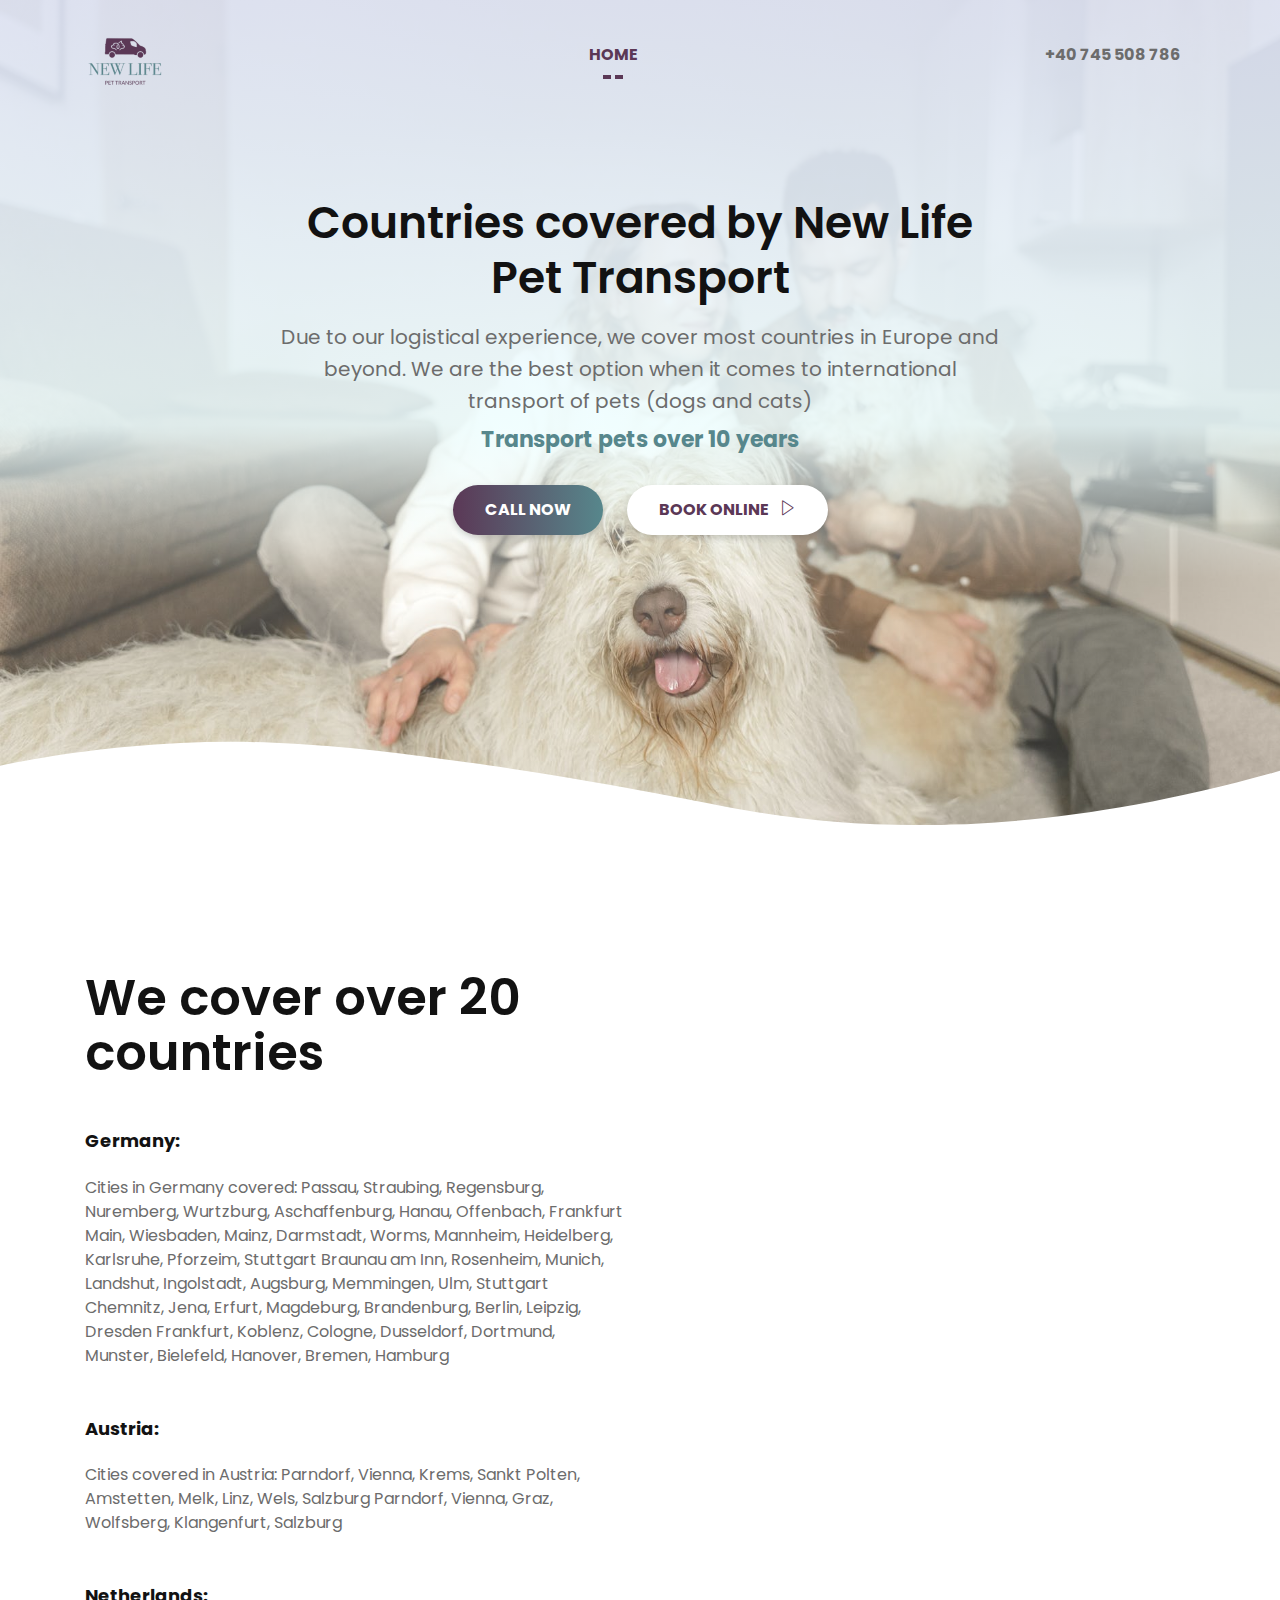
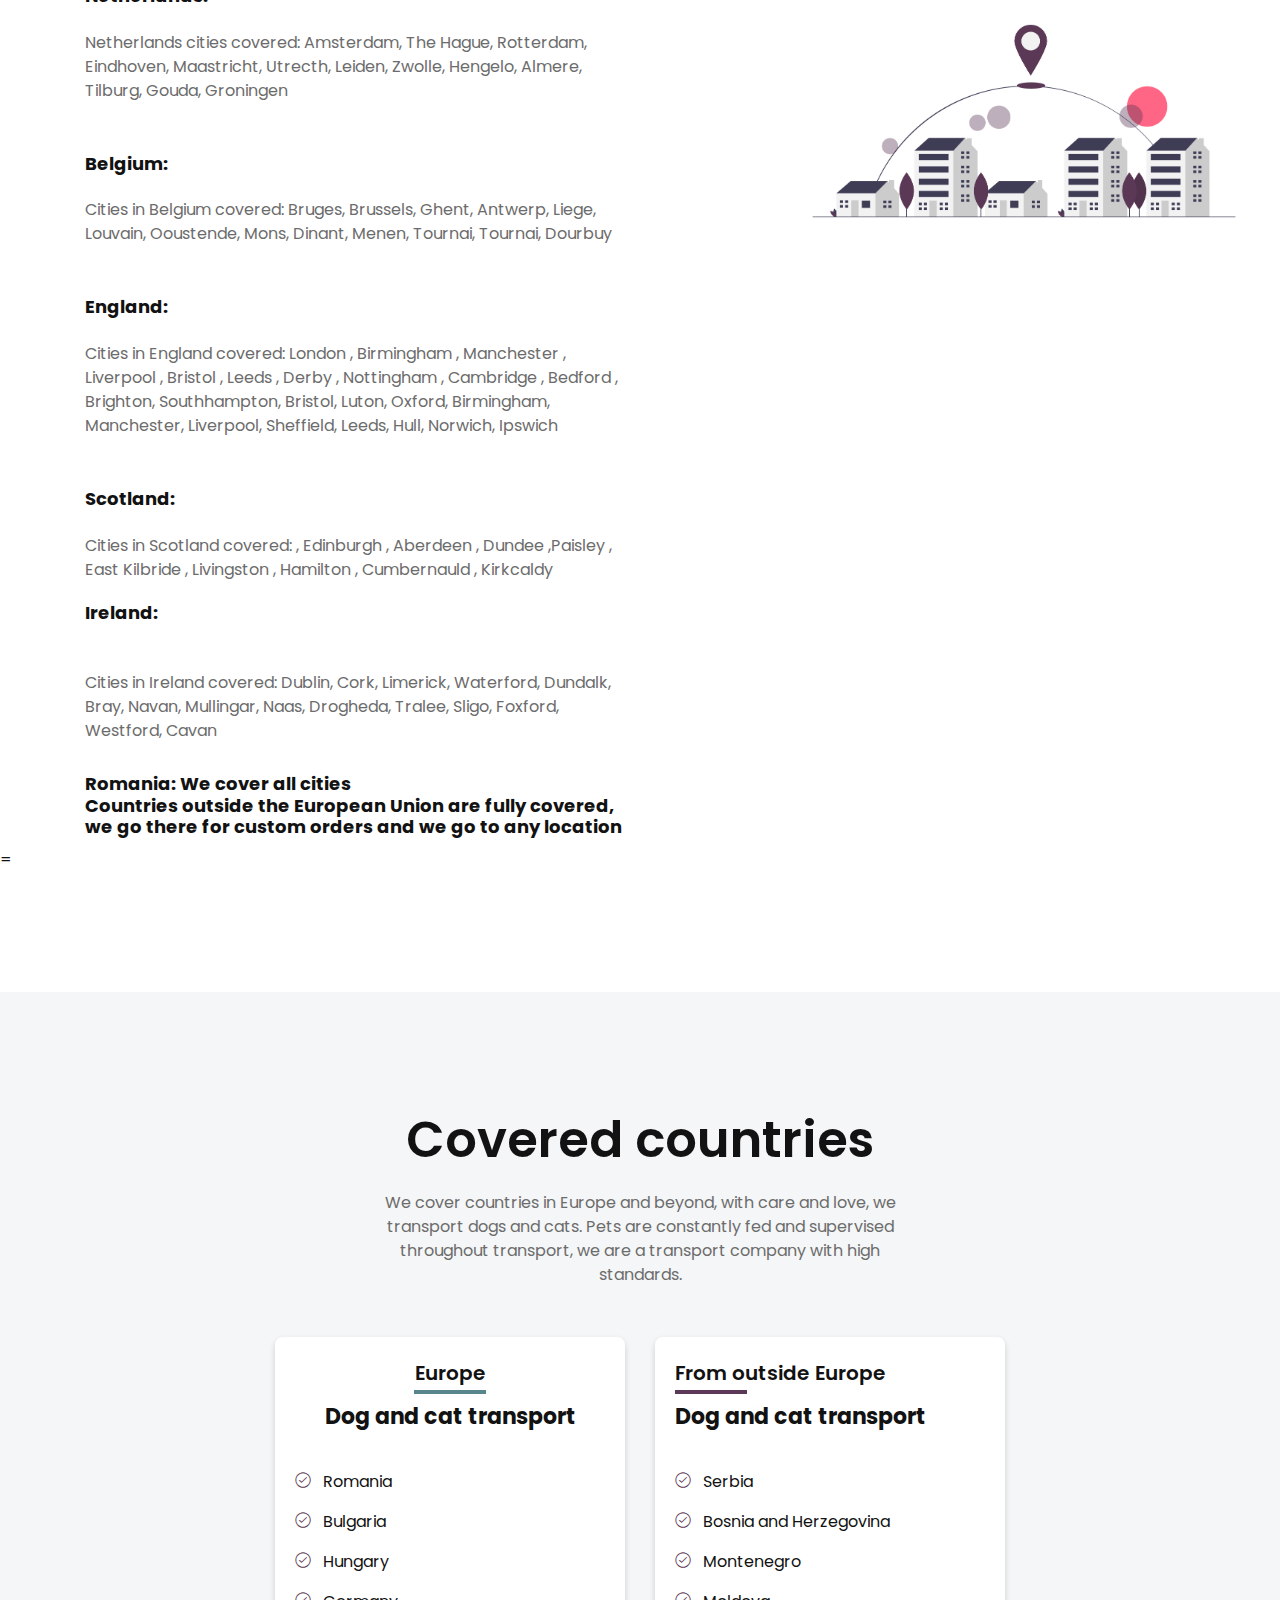
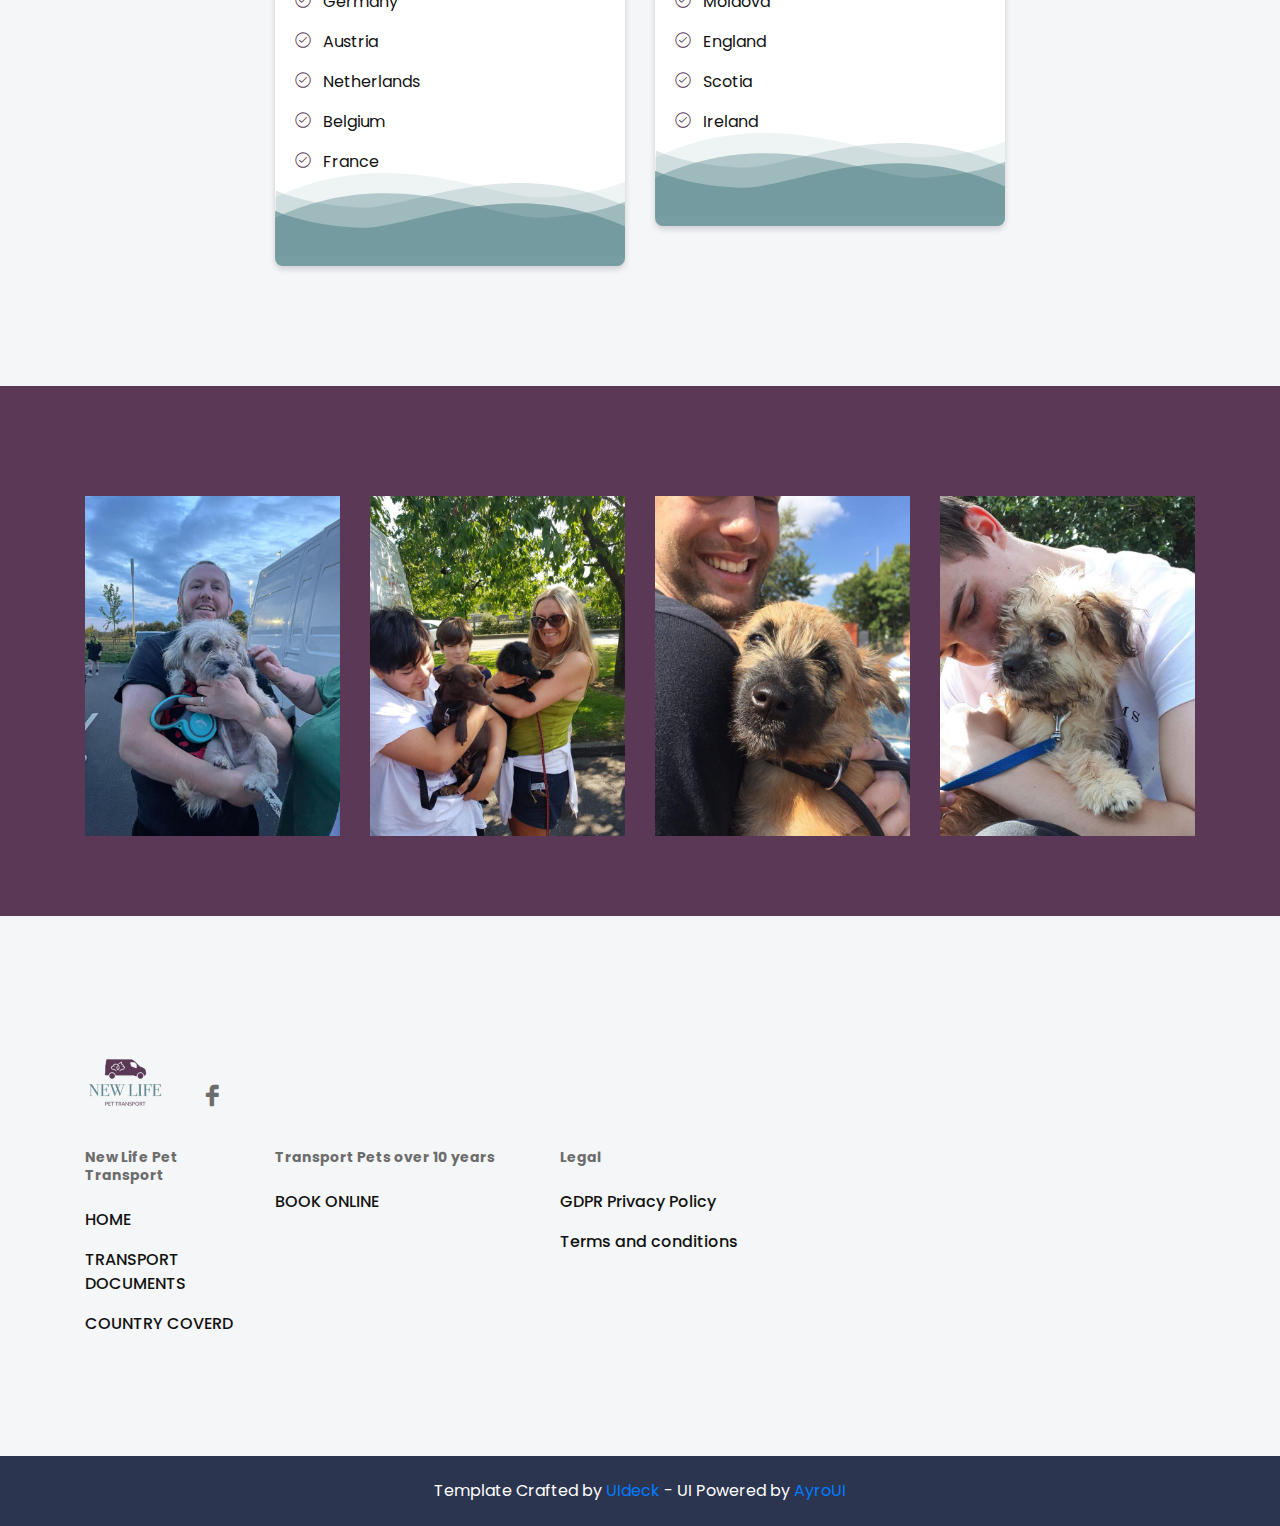
<file: transport-dogs-cats-en.html>
<!doctype html>
<html lang="en">

<head>

    <!--====== Required meta tags ======-->
    <meta charset="utf-8">
   <meta http-equiv="x-ua-compatible" content="ie=edge">
    <!-- SEO Meta Tags -->
    <meta name="description"
      content="New Life Pet Transport dogs and cats Romania,England,Germany,Netherlands,Belgium">
    <meta name="application-name" content="New Life Pet Transport">
    <meta name="keywords"
    content="transport dogs from Romania,international transport dogs and cats,transport cats romania england,transport dogs romania germany,transport dogs romania Netherlands,transport dogs Romania Holland,transport dogs Romania Belgium,transport dogs and cats,transport rescue dogs from Romania">
    <meta name="creator" content="New Life Pet Transport dogs and cats Romania,England,Germany,Netherlands,Belgium">
    <meta property="og:site_name" content="New Life Pet Transport dogs and cats Romania,England,Germany,Netherlands,Belgium" /> <!-- website name -->
    <meta property="og:site" content="https://newlifepettransport.com/" /> <!-- website link -->
    <meta property="og:title" content="New Life Pet Transport dogs and cats Romania,England,Germany,Netherlands,Belgium" /> <!-- title shown in the actual shared post -->
    <meta property="og:description" content="New Life Pet Transport dogs and cats Romania,England,Germany,Netherlands,Belgium" />
  
    <meta property="fb:title" content="New Life Pet Transport dogs and cats Romania,England,Germany,Netherlands,Belgium">
    <meta property="fb:description"
      content="New Life Pet Transport dogs and cats Romania,England,Germany,Netherlands,Belgium">

    <meta property="og:url" content="https://newlifepettransport.com/" /> <!-- where do you want your post to link to -->
    <meta property="og:type" content="website" />
  
    <!-- Website Title -->
    <title>New Life Pet Transport dogs and cats | Covered countries</title>
  
    <!-- Canonical link -->
    <link rel="canonical" href="https://newlifepettransport.com/" />
    <meta name="viewport" content="width=device-width, initial-scale=1, shrink-to-fit=no">

   

    <!--====== Favicon Icon ======-->
    <link rel="shortcut icon" href="assets/images/logo-pet.png" type="image/png">

    <!--====== Bootstrap css ======-->
    <link rel="stylesheet" href="assets/css/bootstrap.min.css">

    <!--====== Slick css ======-->
    <link rel="stylesheet" href="assets/css/slick.css">

    <!--====== Line Icons css ======-->
    <link rel="stylesheet" href="assets/css/LineIcons.css">

    <!--====== Magnific Popup css ======-->
    <link rel="stylesheet" href="assets/css/magnific-popup.css">

    <!--====== Default css ======-->
    <link rel="stylesheet" href="assets/css/default.css">

    <!--====== Style css ======-->
    <link rel="stylesheet" href="assets/css/style.css">


</head>

<body>

 

 <header class = "header-area">
 <div class = "navgition navgition-transparent">
 <div class = "container">
 <div class = "row">
 <div class = "col-lg-12">
 <nav class = "navbar navbar-expand-lg">
 <a class="navbar-brand" href="#">
 <img src = "assets/images/logo-pet.png" alt = "Logo">
 </a>

 <button class = "navbar-toggler" type = "button" data-toggle = "collapse" data-target = "# navbarOne" aria-controls = "navbarOne" aria-expanded = "false" aria-label = "Toggle navigation ">
 <span class = "toggler-icon"> </span>
 <span class = "toggler-icon"> </span>
 <span class = "toggler-icon"> </span>
 </button>

 <div class = "collapse navbar-collapse sub-menu-bar" id = "navbarOne">
 <ul class = "navbar-nav m-auto">
 <li class = "nav-item active">
 <a class="page-scroll" href="index-en.html"> HOME </a>
 </li>
 </ul>
 </div>

 <div class = "navbar-social d-none d-sm-flex align-items-center">
 <span> +40 745 508 786 </span>
 </div>
 </nav> 
 </div>
 </div> 
 </div> 
 </div> 

 <div id = "home" class = "header-hero bg_cover" style = "background-image: url(assets/images/transport-caini-pisici-romania-anglia-germania-olanda-belgia.jpeg)">
 <div class = "container">
 <div class = "row justify-content-center">
 <div class = "col-xl-8 col-lg-10">
 <div class = "header-content text-center">
 <h1 class = "header-title"> Countries covered by New Life Pet Transport </h1>
<p class = "text"> Due to our logistical experience, we cover most countries in Europe and beyond. We are the best option when it comes to international transport of pets (dogs and cats) </p>
 <h4 style = "color: #57878c; margin-top: 10px;"> Transport pets over 10 years </h4>
 <ul class = "header-btn rounded-buttons">
 <li> <a class="main-btn rounded-three" href="tel:+40745508786"> CALL NOW </a> </li>
 <li> <a class="main-btn rounded-four" href="reserve-online.html"> BOOK ONLINE <i class="lni-play"> </i> </a> </li>
 </ul>
 </div> 
 </div>
 </div> 
 </div>
 <div class = "header-shape">
 <img src = "assets/images/header-shape.svg" alt = "shape">
 </div>
 </div>
 </header>


 <section id = "service" class = "services-area">
 <div class = "container">
 <div class = "row">
 <div class = "col-lg-6">
 <div class = "section-title pb-10">
 <h4 class = "title"> We cover over 20 countries </h4>
 <div style = "margin-top: 50px;">
 <h5> Germany: </h5>
 <p class = "text"> Cities in Germany covered:
 Passau, Straubing, Regensburg, Nuremberg, Wurtzburg,
 Aschaffenburg, Hanau, Offenbach, Frankfurt Main, Wiesbaden,
 Mainz, Darmstadt, Worms, Mannheim, Heidelberg, Karlsruhe,
 Pforzeim, Stuttgart Braunau am Inn, Rosenheim, Munich,
 Landshut, Ingolstadt, Augsburg, Memmingen, Ulm, Stuttgart
 Chemnitz, Jena, Erfurt, Magdeburg, Brandenburg, Berlin,
 Leipzig, Dresden Frankfurt, Koblenz, Cologne, Dusseldorf,
 Dortmund, Munster, Bielefeld, Hanover, Bremen, Hamburg
 </br> </p>
 </div>
 <div style = "margin-top: 50px;">
 <h5> Austria: </h5>
 <p class = "text"> Cities covered in Austria: 
 Parndorf, Vienna, Krems, Sankt Polten, Amstetten, Melk, Linz,
 Wels, Salzburg Parndorf, Vienna, Graz, Wolfsberg,
 Klangenfurt, Salzburg
 </br> </p>
  </div>
 <div style = "margin-top: 50px;">
 <h5> Netherlands: </h5>
 <p class = "text"> Netherlands cities covered: Amsterdam, The Hague, Rotterdam, Eindhoven, Maastricht, Utrecth, Leiden, Zwolle, Hengelo, Almere, Tilburg, Gouda, Groningen </br> </p>
 </div>
 <div style = "margin-top: 50px;">
 <h5> Belgium: </h5>
 <p class = "text"> Cities in Belgium covered: Bruges, Brussels, Ghent, Antwerp, Liege, Louvain, Ooustende, Mons, Dinant, Menen, Tournai, Tournai, Dourbuy

 </br> </p>
 </div>
 <div style = "margin-top: 50px;">
 <h5> England: </h5>
 <p class = "text"> Cities in England covered: London
 , Birmingham
 , Manchester
 , Liverpool
 , Bristol
 , Leeds
 , Derby
 , Nottingham
 , Cambridge
 , Bedford
 , Brighton, Southhampton, Bristol, Luton, Oxford, Birmingham, Manchester, Liverpool, Sheffield, Leeds, Hull, Norwich, Ipswich </br> </p>
 </div>
 <div style = "margin-top: 50px;">
 <h5> Scotland: </h5>
 <p class = "text"> Cities in Scotland covered: 
 
	, Edinburgh	
	, Aberdeen	
	, Dundee	
	,Paisley	
	, East Kilbride	
	, Livingston	
	, Hamilton	
	, Cumbernauld	
	, Kirkcaldy
 </br> </p>
 </div>
 <div>
 <h5 style = "margin-top: 20px;"> Ireland: </h5>
<p style = "margin-bottom: 30px;" class = "text"> </br> Cities in Ireland covered: Dublin, Cork, Limerick, Waterford, Dundalk, Bray, Navan, Mullingar, Naas, Drogheda, Tralee, Sligo, Foxford, Westford, Cavan </p>
 </div>
 <div>
 <h5> Romania: We cover all cities </h5>
 
 </div>
 
 <h5> Countries outside the European Union are fully covered, we go there for custom orders and we go to any location </h5>
 </div> 
 </div>
 
 </div> 
 </div> 
 </div> 
 <div class = "services-image d-lg-flex align-items-center">
 <div class = "image">
 <img src = "assets/images/transport-international-pet.png" alt = "International transport of dogs and cats from Romania to England, Scotland, Belgium, Holland, Germany">
 </div>
 </div> =
 </section>


 <section id = "pricing" class = "pricing-area">
 <div class = "container">
 <div class = "row justify-content-center">
 <div class = "col-lg-6">
 <div class = "section-title text-center pb-10">
 <h4 class = "title"> Covered countries </h4>
<p class = "text"> We cover countries in Europe and beyond, with care and love, we transport dogs and cats. Pets are constantly fed and supervised throughout transport, we are a transport company with high standards. </p>
 </div>
 </div>
 </div> 
 <div class = "row justify-content-center">
 <div class = "col-lg-4 col-md-7 col-sm-9">
 <div class = "single-pricing mt-40">
 <div class = "pricing-header text-center">
 <h5 class = "sub-title"> Europe </h5>
 <h4 style = "margin-top: 10px;"> Dog and cat transport </h4>
 
 </div>
 <div class = "pricing-list">
 <ul>
 <li> <i class = "lni-check-mark-circle"> </i> Romania </li>
 <li> <i class = "lni-check-mark-circle"> </i> Bulgaria </li>
 <li> <i class = "lni-check-mark-circle"> </i> Hungary </li>
 <li> <i class = "lni-check-mark-circle"> </i> Germany </li>
 <li> <i class = "lni-check-mark-circle"> </i> Austria </li>
 <li> <i class = "lni-check-mark-circle"> </i> Netherlands </li>
 <li> <i class = "lni-check-mark-circle"> </i> Belgium </li>
 <li> <i class = "lni-check-mark-circle"> </i> France </li>
 </ul>
 </div>
 <div class = "pricing-btn text-center">

 </div>
 <div class = "buttom-shape">
    <svg id="Layer_1" data-name="Layer 1" xmlns="http://www.w3.org/2000/svg" viewBox="0 0 350 112.35"><defs><style>.color-2{fill:  #57878c;isolation:isolate;}.cls-1{opacity:0.1;}.cls-2{opacity:0.2;}.cls-3{opacity:0.4;}.cls-4{opacity:0.6;}</style></defs><title>bottom-part1</title><g id="bottom-part"><g id="Group_747" data-name="Group 747"><path id="Path_294" data-name="Path 294" class="cls-1 color-2" d="M0,24.21c120-55.74,214.32,2.57,267,0S349.18,7.4,349.18,7.4V82.35H0Z" transform="translate(0 0)"/><path id="Path_297" data-name="Path 297" class="cls-2 color-2" d="M350,34.21c-120-55.74-214.32,2.57-267,0S.82,17.4.82,17.4V92.35H350Z" transform="translate(0 0)"/><path id="Path_296" data-name="Path 296" class="cls-3 color-2" d="M0,44.21c120-55.74,214.32,2.57,267,0S349.18,27.4,349.18,27.4v74.95H0Z" transform="translate(0 0)"/><path id="Path_295" data-name="Path 295" class="cls-4 color-2" d="M349.17,54.21c-120-55.74-214.32,2.57-267,0S0,37.4,0,37.4v74.95H349.17Z" transform="translate(0 0)"/></g></g></svg>
 </div>
 </div>
 </div>
 
 <div class = "col-lg-4 col-md-7 col-sm-9">
 <div class = "single-pricing pro mt-40">
 
 <div class = "pricing-header">
 <h5 class = "sub-title"> From outside Europe </h5>
 <h4 style = "margin-top: 10px;"> Dog and cat transport </h4>
 </div>
 <div class = "pricing-list">
 <ul>
 <li> <i class = "lni-check-mark-circle"> </i> Serbia </li>
 <li> <i class = "lni-check-mark-circle"> </i> Bosnia and Herzegovina </li>
 <li> <i class = "lni-check-mark-circle"> </i> Montenegro </li>
 <li> <i class = "lni-check-mark-circle"> </i> Moldova </li>
 <li> <i class = "lni-check-mark-circle"> </i> England </li>
 <li> <i class = "lni-check-mark-circle"> </i> Scotia </li>
 <li> <i class = "lni-check-mark-circle"> </i> Ireland </li>
 
 </ul>
 </div>
 <div class = "pricing-btn text-center">
 </div>
 <div class = "buttom-shape">
    <svg id="Layer_1" data-name="Layer 1" xmlns="http://www.w3.org/2000/svg" viewBox="0 0 350 112.35"><defs><style>.color-2{fill:  #57878c;isolation:isolate;}.cls-1{opacity:0.1;}.cls-2{opacity:0.2;}.cls-3{opacity:0.4;}.cls-4{opacity:0.6;}</style></defs><title>bottom-part1</title><g id="bottom-part"><g id="Group_747" data-name="Group 747"><path id="Path_294" data-name="Path 294" class="cls-1 color-2" d="M0,24.21c120-55.74,214.32,2.57,267,0S349.18,7.4,349.18,7.4V82.35H0Z" transform="translate(0 0)"/><path id="Path_297" data-name="Path 297" class="cls-2 color-2" d="M350,34.21c-120-55.74-214.32,2.57-267,0S.82,17.4.82,17.4V92.35H350Z" transform="translate(0 0)"/><path id="Path_296" data-name="Path 296" class="cls-3 color-2" d="M0,44.21c120-55.74,214.32,2.57,267,0S349.18,27.4,349.18,27.4v74.95H0Z" transform="translate(0 0)"/><path id="Path_295" data-name="Path 295" class="cls-4 color-2" d="M349.17,54.21c-120-55.74-214.32,2.57-267,0S0,37.4,0,37.4v74.95H349.17Z" transform="translate(0 0)"/></g></g></svg>
 </div>
 </div>
 </div>
 
 
 </div> 
 </div>
 </section>



 <section style = "background-color: #5b3856" class = "client-logo-area">
 <div class = "container">
 
 <div class = "row">
 
 <div class = "col-md-3 col-6">
 <div class = "single-client mt-30 text-center">
 <img src = "assets/images/transportinternationaldogsandcats.jpg" alt = "Transport international dogs and cats (caini si psici)">
  </div> 
 </div>
 <div class = "col-md-3 col-6">
 <div class = "single-client mt-30 text-center">
 <img src = "assets/images/dogs-women-rescue-dogs-transport.jpg" alt = "Transport of dogs and cats from Romania to England, Germany, Belgium, Holland">
 </div>
 </div>
 <div class = "col-md-3 col-6">
 <div class = "single-client mt-30 text-center">
 <img src = "assets/images/happy-dog-man-rescue-dogs.jpg" alt = "International transport of dogs and cats">
 </div> 
 </div>
 <div class = "col-md-3 col-6">
 <div class = "single-client mt-30 text-center">
 <img src = "assets/images/newpetlifetransportinternational.jpg" alt = "Transport cats and dogs Rescue dogs from Romania">
 </div> 
 </div>
 </div> 
 </div>
 </section>

 

 <footer id = "footer" class = "footer-area">
 <div class = "footer-widget">
 <div class = "container">
 <div class = "row">
 <div class = "col-lg-12">
 <div class = "footer-logo-support d-md-flex align-items-end justify-content-between">
 <div class = "footer-logo d-flex align-items-end">
 <a class="mt-30" href="https://newlifepettransport.com/index-en.html"> <img src = "assets/images/logo-pet.png" alt = "Logo"> </a>

 <ul class = "social mt-30">
 <li> <a href="https://www.facebook.com/pets.transport.9/reviews"> <i class = "lni-facebook-filled"> </i> </a> </i> 
 </ul>
 </div>
 
 </div> 
 </div>
 </div>
 <div class = "row">
   <div class = "col-lg-2 col-md-4 col-sm-6">
   <div class = "footer-link">
   <h6 class = "footer-title"> New Life Pet Transport </h6>
   <ul>
   <li> <a href="index.html"> HOME </a> </li>
   <li> <a href="transport-documents.en.html"> TRANSPORT DOCUMENTS </a> </li>
   <li> <a href="transport-dogs-cats-en.html"> COUNTRY COVERD </a> </li>
  
  
   </ul>
   </div>
   </div>
   <div class = "col-lg-3 col-md-4 col-sm-6">
   <div class = "footer-link">
   <h6 class = "footer-title"> Transport Pets over 10 years </h6>
   <ul>
   
   <li> <a href="book-online.html"> BOOK ONLINE </a> </li>
   
   </ul>
   </div> 
   </div>
   <div class = "col-lg-3 col-md-4 col-sm-5">
   <div class = "footer-link">
   <h6 class = "footer-title"> Legal </h6>
   <ul>
  <li> <a href="CRB NEW LIFE INTERNATIONAL S.R.L-GDPR Policy-2021-09-17.doc"> GDPR Privacy Policy </a> </li>
 <li> <a href="CRB NEW LIFE INTERNATIONAL S.R.L -Terms of Service-09_17_2021.doc"> Terms and conditions </a> </li>
   </ul>
   </div> 
   </div>
   
   </div>
 </div> 
 </div> 
 
 <div class = "footer-copyright">
 <div class = "container">
 <div class = "row">
 <div class = "col-lg-12">
 <div class = "copyright text-center">
 <p class = "text"> Template Crafted by <a rel="nofollow" href="https://uideck.com"> UIdeck </a> - UI Powered by <a el = "nofollow" href = "https : //rebrand.ly/ayroui "> AyroUI </a> </p>
 </div>
 </div>
 </div> 
 </div> 
 </div> 
 </footer>



 <a class="back-to-top" href="#"><i class="lni-chevron-up"></i></a>

 <!--====== BACK TO TOP PART ENDS ======-->









 <!--====== jquery js ======-->
 <script src="assets/js/vendor/modernizr-3.6.0.min.js"></script>
 <script src="assets/js/vendor/jquery-1.12.4.min.js"></script>

 <!--====== Bootstrap js ======-->
 <script src="assets/js/bootstrap.min.js"></script>
 <script src="assets/js/popper.min.js"></script>

 <!--====== Ajax Contact js ======-->
 <script src="assets/js/ajax-contact.js"></script>

 <!--====== Scrolling Nav js ======-->
 <script src="assets/js/jquery.easing.min.js"></script>
 <script src="assets/js/scrolling-nav.js"></script>

 <!--====== Validator js ======-->
 <script src="assets/js/validator.min.js"></script>

 <!--====== Magnific Popup js ======-->
 <script src="assets/js/jquery.magnific-popup.min.js"></script>

 <!--====== Slick js ======-->
 <script src="assets/js/slick.min.js"></script>

 <!--====== Main js ======-->
 <script src="assets/js/main.js"></script>


</body>

</html>
</file>
<file: assets/css/default.css>
/* Deafult Margin & Padding */
/*-- Margin Top --*/
.mt-5 {
	margin-top: 5px;
}
.mt-10 {
	margin-top: 10px;
}
.mt-15 {
	margin-top: 15px;
}
.mt-20 {
	margin-top: 20px;
}
.mt-25 {
	margin-top: 25px;
}
.mt-30 {
	margin-top: 30px;
}
.mt-35 {
	margin-top: 35px;
}
.mt-40 {
	margin-top: 40px;
}
.mt-45 {
	margin-top: 45px;
}
.mt-50 {
	margin-top: 50px;
}
.mt-55 {
	margin-top: 55px;
}
.mt-60 {
	margin-top: 60px;
}
.mt-65 {
	margin-top: 65px;
}
.mt-70 {
	margin-top: 70px;
}
.mt-75 {
	margin-top: 75px;
}
.mt-80 {
	margin-top: 80px;
}
.mt-85 {
	margin-top: 85px;
}
.mt-90 {
	margin-top: 90px;
}
.mt-95 {
	margin-top: 95px;
}
.mt-100 {
	margin-top: 100px;
}
.mt-105 {
	margin-top: 105px;
}
.mt-110 {
	margin-top: 110px;
}
.mt-115 {
	margin-top: 115px;
}
.mt-120 {
	margin-top: 120px;
}
.mt-125 {
	margin-top: 125px;
}
.mt-130 {
	margin-top: 130px;
}
.mt-135 {
	margin-top: 135px;
}
.mt-140 {
	margin-top: 140px;
}
.mt-145 {
	margin-top: 145px;
}
.mt-150 {
	margin-top: 150px;
}
.mt-155 {
	margin-top: 155px;
}
.mt-160 {
	margin-top: 160px;
}
.mt-165 {
	margin-top: 165px;
}
.mt-170 {
	margin-top: 170px;
}
.mt-175 {
	margin-top: 175px;
}
.mt-180 {
	margin-top: 180px;
}
.mt-185 {
	margin-top: 185px;
}
.mt-190 {
	margin-top: 190px;
}
.mt-195 {
	margin-top: 195px;
}
.mt-200 {
	margin-top: 200px;
}
/*-- Margin Bottom --*/

.mb-5 {
	margin-bottom: 5px;
}
.mb-10 {
	margin-bottom: 10px;
}
.mb-15 {
	margin-bottom: 15px;
}
.mb-20 {
	margin-bottom: 20px;
}
.mb-25 {
	margin-bottom: 25px;
}
.mb-30 {
	margin-bottom: 30px;
}
.mb-35 {
	margin-bottom: 35px;
}
.mb-40 {
	margin-bottom: 40px;
}
.mb-45 {
	margin-bottom: 45px;
}
.mb-50 {
	margin-bottom: 50px;
}
.mb-55 {
	margin-bottom: 55px;
}
.mb-60 {
	margin-bottom: 60px;
}
.mb-65 {
	margin-bottom: 65px;
}
.mb-70 {
	margin-bottom: 70px;
}
.mb-75 {
	margin-bottom: 75px;
}
.mb-80 {
	margin-bottom: 80px;
}
.mb-85 {
	margin-bottom: 85px;
}
.mb-90 {
	margin-bottom: 90px;
}
.mb-95 {
	margin-bottom: 95px;
}
.mb-100 {
	margin-bottom: 100px;
}
.mb-105 {
	margin-bottom: 105px;
}
.mb-110 {
	margin-bottom: 110px;
}
.mb-115 {
	margin-bottom: 115px;
}
.mb-120 {
	margin-bottom: 120px;
}
.mb-125 {
	margin-bottom: 125px;
}
.mb-130 {
	margin-bottom: 130px;
}
.mb-135 {
	margin-bottom: 135px;
}
.mb-140 {
	margin-bottom: 140px;
}
.mb-145 {
	margin-bottom: 145px;
}
.mb-150 {
	margin-bottom: 150px;
}
.mb-155 {
	margin-bottom: 155px;
}
.mb-160 {
	margin-bottom: 160px;
}
.mb-165 {
	margin-bottom: 165px;
}
.mb-170 {
	margin-bottom: 170px;
}
.mb-175 {
	margin-bottom: 175px;
}
.mb-180 {
	margin-bottom: 180px;
}
.mb-185 {
	margin-bottom: 185px;
}
.mb-190 {
	margin-bottom: 190px;
}
.mb-195 {
	margin-bottom: 195px;
}
.mb-200 {
	margin-bottom: 200px;
}
/*-- margin left --*/
.ml-5 {
	margin-left: 5px;
}
.ml-10 {
	margin-left: 10px;
}
.ml-15 {
	margin-left: 15px;
}
.ml-20 {
	margin-left: 20px;
}
.ml-25 {
	margin-left: 25px;
}
.ml-30 {
	margin-left: 30px;
}
.ml-35 {
	margin-left: 35px;
}
.ml-40 {
	margin-left: 40px;
}
.ml-45 {
	margin-left: 45px;
}
.ml-50 {
	margin-left: 50px;
}
.ml-55 {
	margin-left: 55px;
}
.ml-60 {
	margin-left: 60px;
}
.ml-65 {
	margin-left: 65px;
}
.ml-70 {
	margin-left: 70px;
}
.ml-75 {
	margin-left: 75px;
}
.ml-80 {
	margin-left: 80px;
}
.ml-85 {
	margin-left: 85px;
}
.ml-90 {
	margin-left: 90px;
}
.ml-95 {
	margin-left: 95px;
}
.ml-100 {
	margin-left: 100px;
}
.ml-105 {
	margin-left: 105px;
}
.ml-110 {
	margin-left: 110px;
}
.ml-115 {
	margin-left: 115px;
}
.ml-120 {
	margin-left: 120px;
}
.ml-125 {
	margin-left: 125px;
}
.ml-130 {
	margin-left: 130px;
}
.ml-135 {
	margin-left: 135px;
}
.ml-140 {
	margin-left: 140px;
}
.ml-145 {
	margin-left: 145px;
}
.ml-150 {
	margin-left: 150px;
}
.ml-155 {
	margin-left: 155px;
}
.ml-160 {
	margin-left: 160px;
}
.ml-165 {
	margin-left: 165px;
}
.ml-170 {
	margin-left: 170px;
}
.ml-175 {
	margin-left: 175px;
}
.ml-180 {
	margin-left: 180px;
}
.ml-185 {
	margin-left: 185px;
}
.ml-190 {
	margin-left: 190px;
}
.ml-195 {
	margin-left: 195px;
}
.ml-200 {
	margin-left: 200px;
}
/*-- margin right --*/
.mr-5 {
	margin-right: 5px;
}
.mr-10 {
	margin-right: 10px;
}
.mr-15 {
	margin-right: 15px;
}
.mr-20 {
	margin-right: 20px;
}
.mr-25 {
	margin-right: 25px;
}
.mr-30 {
	margin-right: 30px;
}
.mr-35 {
	margin-right: 35px;
}
.mr-40 {
	margin-right: 40px;
}
.mr-45 {
	margin-right: 45px;
}
.mr-50 {
	margin-right: 50px;
}
.mr-55 {
	margin-right: 55px;
}
.mr-60 {
	margin-right: 60px;
}
.mr-65 {
	margin-right: 65px;
}
.mr-70 {
	margin-right: 70px;
}
.mr-75 {
	margin-right: 75px;
}
.mr-80 {
	margin-right: 80px;
}
.mr-85 {
	margin-right: 85px;
}
.mr-90 {
	margin-right: 90px;
}
.mr-95 {
	margin-right: 95px;
}
.mr-100 {
	margin-right: 100px;
}
.mr-105 {
	margin-right: 105px;
}
.mr-110 {
	margin-right: 110px;
}
.mr-115 {
	margin-right: 115px;
}
.mr-120 {
	margin-right: 120px;
}
.mr-125 {
	margin-right: 125px;
}
.mr-130 {
	margin-right: 130px;
}
.mr-135 {
	margin-right: 135px;
}
.mr-140 {
	margin-right: 140px;
}
.mr-145 {
	margin-right: 145px;
}
.mr-150 {
	margin-right: 150px;
}
.mr-155 {
	margin-right: 155px;
}
.mr-160 {
	margin-right: 160px;
}
.mr-165 {
	margin-right: 165px;
}
.mr-170 {
	margin-right: 170px;
}
.mr-175 {
	margin-right: 175px;
}
.mr-180 {
	margin-right: 180px;
}
.mr-185 {
	margin-right: 185px;
}
.mr-190 {
	margin-right: 190px;
}
.mr-195 {
	margin-right: 195px;
}
.mr-200 {
	margin-right: 200px;
}


/*-- Padding Top --*/

.pt-5 {
	padding-top: 5px;
}
.pt-10 {
	padding-top: 10px;
}
.pt-15 {
	padding-top: 15px;
}
.pt-20 {
	padding-top: 20px;
}
.pt-25 {
	padding-top: 25px;
}
.pt-30 {
	padding-top: 30px;
}
.pt-35 {
	padding-top: 35px;
}
.pt-40 {
	padding-top: 40px;
}
.pt-45 {
	padding-top: 45px;
}
.pt-50 {
	padding-top: 50px;
}
.pt-55 {
	padding-top: 55px;
}
.pt-60 {
	padding-top: 60px;
}
.pt-65 {
	padding-top: 65px;
}
.pt-70 {
	padding-top: 70px;
}
.pt-75 {
	padding-top: 75px;
}
.pt-80 {
	padding-top: 80px;
}
.pt-85 {
	padding-top: 85px;
}
.pt-90 {
	padding-top: 90px;
}
.pt-95 {
	padding-top: 95px;
}
.pt-100 {
	padding-top: 100px;
}
.pt-105 {
	padding-top: 105px;
}
.pt-110 {
	padding-top: 110px;
}
.pt-115 {
	padding-top: 115px;
}
.pt-120 {
	padding-top: 120px;
}
.pt-125 {
	padding-top: 125px;
}
.pt-130 {
	padding-top: 130px;
}
.pt-135 {
	padding-top: 135px;
}
.pt-140 {
	padding-top: 140px;
}
.pt-145 {
	padding-top: 145px;
}
.pt-150 {
	padding-top: 150px;
}
.pt-155 {
	padding-top: 155px;
}
.pt-160 {
	padding-top: 160px;
}
.pt-165 {
	padding-top: 165px;
}
.pt-170 {
	padding-top: 170px;
}
.pt-175 {
	padding-top: 175px;
}
.pt-180 {
	padding-top: 180px;
}
.pt-185 {
	padding-top: 185px;
}
.pt-190 {
	padding-top: 190px;
}
.pt-195 {
	padding-top: 195px;
}
.pt-200 {
	padding-top: 200px;
}
/*-- Padding Bottom --*/

.pb-5 {
	padding-bottom: 5px;
}
.pb-10 {
	padding-bottom: 10px;
}
.pb-15 {
	padding-bottom: 15px;
}
.pb-20 {
	padding-bottom: 20px;
}
.pb-25 {
	padding-bottom: 25px;
}
.pb-30 {
	padding-bottom: 30px;
}
.pb-35 {
	padding-bottom: 35px;
}
.pb-40 {
	padding-bottom: 40px;
}
.pb-45 {
	padding-bottom: 45px;
}
.pb-50 {
	padding-bottom: 50px;
}
.pb-55 {
	padding-bottom: 55px;
}
.pb-60 {
	padding-bottom: 60px;
}
.pb-65 {
	padding-bottom: 65px;
}
.pb-70 {
	padding-bottom: 70px;
}
.pb-75 {
	padding-bottom: 75px;
}
.pb-80 {
	padding-bottom: 80px;
}
.pb-85 {
	padding-bottom: 85px;
}
.pb-90 {
	padding-bottom: 90px;
}
.pb-95 {
	padding-bottom: 95px;
}
.pb-100 {
	padding-bottom: 100px;
}
.pb-105 {
	padding-bottom: 105px;
}
.pb-110 {
	padding-bottom: 110px;
}
.pb-115 {
	padding-bottom: 115px;
}
.pb-120 {
	padding-bottom: 120px;
}
.pb-125 {
	padding-bottom: 125px;
}
.pb-130 {
	padding-bottom: 130px;
}
.pb-135 {
	padding-bottom: 135px;
}
.pb-140 {
	padding-bottom: 140px;
}
.pb-145 {
	padding-bottom: 145px;
}
.pb-150 {
	padding-bottom: 150px;
}
.pb-155 {
	padding-bottom: 155px;
}
.pb-160 {
	padding-bottom: 160px;
}
.pb-165 {
	padding-bottom: 165px;
}
.pb-170 {
	padding-bottom: 170px;
}
.pb-175 {
	padding-bottom: 175px;
}
.pb-180 {
	padding-bottom: 180px;
}
.pb-185 {
	padding-bottom: 185px;
}
.pb-190 {
	padding-bottom: 190px;
}
.pb-195 {
	padding-bottom: 195px;
}
.pb-200 {
	padding-bottom: 200px;
}

/*-- Padding left --*/

.pl-0 {
	padding-left: 0px;
}
.pl-5 {
	padding-left: 5px;
}
.pl-10 {
	padding-left: 10px;
}
.pl-15 {
	padding-left: 15px;
}
.pl-20 {
	padding-left: 20px;
}
.pl-25 {
	padding-left: 25px;
}
.pl-30 {
	padding-left: 30px;
}
.pl-35 {
	padding-left: 35px;
}
.pl-40 {
	padding-left: 40px;
}
.pl-45 {
	padding-left: 45px;
}
.pl-50 {
	padding-left: 50px;
}
.pl-55 {
	padding-left: 55px;
}
.pl-60 {
	padding-left: 60px;
}
.pl-65 {
	padding-left: 65px;
}
.pl-70 {
	padding-left: 70px;
}
.pl-75 {
	padding-left: 75px;
}
.pl-80 {
	padding-left: 80px;
}
.pl-85 {
	padding-left: 85px;
}
.pl-90 {
	padding-left: 90px;
}
.pl-100 {
	padding-left: 100px;
}
.pl-105 {
	padding-left: 105px;
}
.pl-110 {
	padding-left: 110px;
}
.pl-115 {
	padding-left: 115px;
}
.pl-120 {
	padding-left: 120px;
}
.pl-125 {
	padding-left: 125px;
}
/*-- Padding right --*/

.pr-0 {
	padding-right: 0px;
}
.pr-5 {
	padding-right: 5px;
}
.pr-10 {
	padding-right: 10px;
}
.pr-15 {
	padding-right: 15px;
}
.pr-20 {
	padding-right: 20px;
}
.pr-25 {
	padding-right: 25px;
}
.pr-30 {
	padding-right: 30px;
}
.pr-35 {
	padding-right: 35px;
}
.pr-40 {
	padding-right: 40px;
}
.pr-45 {
	padding-right: 45px;
}
.pr-50 {
	padding-right: 50px;
}
.pr-55 {
	padding-right: 55px;
}
.pr-60 {
	padding-right: 60px;
}
.pr-65 {
	padding-right: 65px;
}
.pr-70 {
	padding-right: 70px;
}
.pr-75 {
	padding-right: 75px;
}
.pr-80 {
	padding-right: 80px;
}
.pr-85 {
	padding-right: 85px;
}
.pr-90 {
	padding-right: 90px;
}
.pr-95 {
	padding-right: 95px;
}
.pr-100 {
	padding-right: 100px;
}
.pr-105 {
	padding-right: 105px;
}
/* Background Color */

.gray-bg {
	background: #f6f6f6;
}
.white-bg {
	background: #fff;
}
.black-bg {
	background: #222;
}
/* Color */

.white {
	color: #fff;
}
.black {
	color: #222;
}
/* black overlay */

[data-overlay] {
	position: relative;
}
[data-overlay]::before {
	background: #000 none repeat scroll 0 0;
	content: "";
	height: 100%;
	left: 0;
	position: absolute;
	top: 0;
	width: 100%;
	z-index: 1;
}
[data-overlay="3"]::before {
	opacity: 0.3;
}
[data-overlay="4"]::before {
	opacity: 0.4;
}
[data-overlay="5"]::before {
	opacity: 0.5;
}
[data-overlay="6"]::before {
	opacity: 0.6;
}
[data-overlay="7"]::before {
	opacity: 0.7;
}
[data-overlay="8"]::before {
	opacity: 0.8;
}
[data-overlay="9"]::before {
	opacity: 0.9;
}
</file>
<file: assets/css/style.css>
/*-----------------------------------------------------------------------------------

    Template Name: Start
    Template URI: UIdeck.com
    Description: Start | Landing Page for Startup and SaaS Business
    Author: Uideck
    Author URI: https://uideck.com/
    Support: https://uideck.com/support/
    Version: 1.0

-----------------------------------------------------------------------------------

    CSS INDEX
    ===================

    01. Theme default CSS
	02. Header
    03. Hero
	04. Footer

-----------------------------------------------------------------------------------*/
/*===========================
    1. COMMON css 
===========================*/
@import url("https://fonts.googleapis.com/css?family=Poppins:400,500,600,700,800");
body {
  font-family: "Poppins", sans-serif;
  font-weight: normal;
  font-style: normal;
  color: #121212;
}

* {
  margin: 0;
  padding: 0;
  -webkit-box-sizing: border-box;
  -moz-box-sizing: border-box;
  box-sizing: border-box;
}

img {
  max-width: 100%;
}

a:focus,
input:focus,
textarea:focus,
button:focus {
  text-decoration: none;
  outline: none;
}

a:focus,
a:hover {
  text-decoration: none;
}

i,
span,
a {
  display: inline-block;
}

h1,
h2,
h3,
h4,
h5,
h6 {
  font-family: "Poppins", sans-serif;
  font-weight: 700;
  color: #121212;
  margin: 0px;
}

h1 {
  font-size: 48px;
}

h2 {
  font-size: 36px;
}

h3 {
  font-size: 28px;
}

h4 {
  font-size: 22px;
}

h5 {
  font-size: 18px;
}

h6 {
  font-size: 16px;
}

ul,
ol {
  margin: 0px;
  padding: 0px;
  list-style-type: none;
}

p {
  font-size: 16px;
  font-weight: 400;
  line-height: 24px;
  color: #121212;
  margin: 0px;
}

.bg_cover {
  background-position: center center;
  background-size: cover;
  background-repeat: no-repeat;
  width: 100%;
  height: 100%;
}

/*===== All Section Title Style =====*/
.section-title .title {
  font-size: 50px;
  font-weight: 600;
  line-height: 55px;
  color: #121212;
}
@media (max-width: 767px) {
  .section-title .title {
    font-size: 30px;
    line-height: 40px;
  }
}
.section-title .text {
  font-size: 16px;
  line-height: 24px;
  color: #6c6c6c;
  margin-top: 24px;
}

/*===========================
    11.BUTTON css 
===========================*/
.buttons-title .title {
  font-size: 36px;
  line-height: 45px;
  color: #6c6c6c;
}
@media (max-width: 767px) {
  .buttons-title .title {
    font-size: 24px;
    line-height: 35px;
  }
}

.main-btn {
  display: inline-block;
  font-weight: 700;
  text-align: center;
  white-space: nowrap;
  vertical-align: middle;
  -webkit-user-select: none;
  -moz-user-select: none;
  -ms-user-select: none;
  user-select: none;
  border: 2px solid transparent;
  padding: 0 32px;
  font-size: 16px;
  line-height: 46px;
  color: #5b3856;
  cursor: pointer;
  z-index: 5;
  -webkit-transition: all 0.4s ease-out 0s;
  -moz-transition: all 0.4s ease-out 0s;
  -ms-transition: all 0.4s ease-out 0s;
  -o-transition: all 0.4s ease-out 0s;
  transition: all 0.4s ease-out 0s;
  position: relative;
  text-transform: uppercase;
}
@media (max-width: 767px) {
  .main-btn {
    font-size: 14px;
    padding: 0 20px;
    line-height: 40px;
  }
}

/*===== standard Buttons =====*/
.standard-buttons ul li {
  display: inline-block;
  margin-left: 18px;
  margin-top: 20px;
}
@media (max-width: 767px) {
  .standard-buttons ul li {
    margin-left: 0;
  }
}
.standard-buttons ul li:first-child {
  margin-left: 0;
}
.standard-buttons .standard-one {
  border-color: #5b3856;
}
.standard-buttons .standard-one:hover {
  color: #fff;
  background-color: #5b3856;
}
.standard-buttons .standard-two {
  color: #fff;
  background-color: #5b3856;
  border-color: #5b3856;
}
.standard-buttons .standard-two:hover {
  color: #5b3856;
  background-color: transparent;
}
.standard-buttons .standard-three {
  overflow: hidden;
  line-height: 50px;
  color: #fff;
  background: -webkit-linear-gradient(
    left,
    #5b3856 0%,
    #57878c 50%,
    #5b3856 100%
  );
  background: -o-linear-gradient(left, #5b3856 0%, #57878c 50%, #5b3856 100%);
  background: linear-gradient(to right, #5b3856 0%, #57878c 50%, #5b3856 100%);
  border: 0;
  line-height: 52px;
  background-size: 200% auto;
}
@media only screen and (min-width: 768px) and (max-width: 991px) {
  .standard-buttons .standard-three {
    line-height: 44px;
  }
}
@media (max-width: 767px) {
  .standard-buttons .standard-three {
    line-height: 44px;
  }
}
.standard-buttons .standard-three:hover {
  background-position: right center;
}
.standard-buttons .standard-four {
  border-color: #5b3856;
  padding-left: 60px;
}
@media (max-width: 767px) {
  .standard-buttons .standard-four {
    padding-left: 40px;
  }
}
.standard-buttons .standard-four span {
  position: absolute;
  top: 50%;
  -webkit-transform: translateY(-50%);
  -moz-transform: translateY(-50%);
  -ms-transform: translateY(-50%);
  -o-transform: translateY(-50%);
  transform: translateY(-50%);
  overflow: hidden;
  left: 30px;
  line-height: normal;
}
@media (max-width: 767px) {
  .standard-buttons .standard-four span {
    left: 15px;
  }
}
.standard-buttons .standard-four:hover {
  color: #fff;
  background-color: #5b3856;
}
.standard-buttons .standard-four:hover i {
  animation: iconTranslateY 0.5s forwards;
}
.standard-buttons .standard-five {
  color: #fff;
  background-color: #5b3856;
  border-color: #5b3856;
  padding-left: 60px;
}
@media (max-width: 767px) {
  .standard-buttons .standard-five {
    padding-left: 40px;
  }
}
.standard-buttons .standard-five span {
  position: absolute;
  top: 50%;
  -webkit-transform: translateY(-50%);
  -moz-transform: translateY(-50%);
  -ms-transform: translateY(-50%);
  -o-transform: translateY(-50%);
  transform: translateY(-50%);
  overflow: hidden;
  left: 30px;
  line-height: normal;
}
@media (max-width: 767px) {
  .standard-buttons .standard-five span {
    left: 15px;
  }
}
.standard-buttons .standard-five:hover {
  color: #5b3856;
  background-color: transparent;
}
.standard-buttons .standard-five:hover i {
  animation: iconTranslateY 0.5s forwards;
}
.standard-buttons .standard-six {
  padding-right: 60px;
  overflow: hidden;
  line-height: 50px;
  color: #fff;
  background: -webkit-linear-gradient(
    left,
    #5b3856 0%,
    #57878c 50%,
    #5b3856 100%
  );
  background: -o-linear-gradient(left, #5b3856 0%, #57878c 50%, #5b3856 100%);
  background: linear-gradient(to right, #5b3856 0%, #57878c 50%, #5b3856 100%);
  border: 0;
  line-height: 52px;
  background-size: 200% auto;
}
@media (max-width: 767px) {
  .standard-buttons .standard-six {
    padding-right: 40px;
    line-height: 44px;
  }
}
@media only screen and (min-width: 768px) and (max-width: 991px) {
  .standard-buttons .standard-six {
    line-height: 44px;
  }
}
.standard-buttons .standard-six span {
  position: absolute;
  top: 50%;
  -webkit-transform: translateY(-50%);
  -moz-transform: translateY(-50%);
  -ms-transform: translateY(-50%);
  -o-transform: translateY(-50%);
  transform: translateY(-50%);
  overflow: hidden;
  right: 30px;
  line-height: normal;
}
@media (max-width: 767px) {
  .standard-buttons .standard-six span {
    right: 15px;
  }
}
.standard-buttons .standard-six:hover {
  background-position: right center;
}
.standard-buttons .standard-six:hover i {
  -webkit-animation: iconTranslateY 0.5s forwards;
  -moz-animation: iconTranslateY 0.5s forwards;
  -o-animation: iconTranslateY 0.5s forwards;
  animation: iconTranslateY 0.5s forwards;
}

/*===== Light Rounded Buttons =====*/
.light-rounded-buttons ul li {
  display: inline-block;
  margin-left: 18px;
  margin-top: 20px;
}
@media (max-width: 767px) {
  .light-rounded-buttons ul li {
    margin-left: 0;
  }
}
.light-rounded-buttons ul li:first-child {
  margin-left: 0;
}
.light-rounded-buttons .main-btn {
  border-radius: 5px;
}
.light-rounded-buttons .light-rounded-one {
  border-color: #5b3856;
}
.light-rounded-buttons .light-rounded-one:hover {
  color: #fff;
  background-color: #5b3856;
}
.light-rounded-buttons .light-rounded-two {
  color: #fff;
  background-color: #5b3856;
  border-color: #5b3856;
}
.light-rounded-buttons .light-rounded-two:hover {
  color: #5b3856;
  background-color: transparent;
}
.light-rounded-buttons .light-rounded-three {
  overflow: hidden;
  line-height: 50px;
  color: #fff;
  background: -webkit-linear-gradient(
    left,
    #5b3856 0%,
    #57878c 50%,
    #5b3856 100%
  );
  background: -o-linear-gradient(left, #5b3856 0%, #57878c 50%, #5b3856 100%);
  background: linear-gradient(to right, #5b3856 0%, #57878c 50%, #5b3856 100%);
  background-size: 200% auto;
  line-height: 52px;
  border: 0;
}
@media only screen and (min-width: 768px) and (max-width: 991px) {
  .light-rounded-buttons .light-rounded-three {
    line-height: 44px;
  }
}
@media (max-width: 767px) {
  .light-rounded-buttons .light-rounded-three {
    line-height: 44px;
  }
}
.light-rounded-buttons .light-rounded-three:hover {
  background-position: right center;
}
.light-rounded-buttons .light-rounded-four {
  border-color: #5b3856;
  padding-left: 60px;
}
@media (max-width: 767px) {
  .light-rounded-buttons .light-rounded-four {
    padding-left: 40px;
  }
}
.light-rounded-buttons .light-rounded-four span {
  position: absolute;
  top: 50%;
  -webkit-transform: translateY(-50%);
  -moz-transform: translateY(-50%);
  -ms-transform: translateY(-50%);
  -o-transform: translateY(-50%);
  transform: translateY(-50%);
  overflow: hidden;
  left: 30px;
  line-height: normal;
}
@media (max-width: 767px) {
  .light-rounded-buttons .light-rounded-four span {
    left: 15px;
  }
}
.light-rounded-buttons .light-rounded-four:hover {
  color: #fff;
  background-color: #5b3856;
}
.light-rounded-buttons .light-rounded-four:hover i {
  -webkit-animation: iconTranslateY 0.5s forwards;
  -moz-animation: iconTranslateY 0.5s forwards;
  -o-animation: iconTranslateY 0.5s forwards;
  animation: iconTranslateY 0.5s forwards;
}
.light-rounded-buttons .light-rounded-five {
  color: #fff;
  background-color: #5b3856;
  border-color: #5b3856;
  padding-left: 60px;
}
@media (max-width: 767px) {
  .light-rounded-buttons .light-rounded-five {
    padding-left: 40px;
  }
}
.light-rounded-buttons .light-rounded-five span {
  position: absolute;
  top: 50%;
  -webkit-transform: translateY(-50%);
  -moz-transform: translateY(-50%);
  -ms-transform: translateY(-50%);
  -o-transform: translateY(-50%);
  transform: translateY(-50%);
  overflow: hidden;
  left: 30px;
  line-height: normal;
}
@media (max-width: 767px) {
  .light-rounded-buttons .light-rounded-five span {
    left: 15px;
  }
}
.light-rounded-buttons .light-rounded-five:hover {
  color: #5b3856;
  background-color: transparent;
}
.light-rounded-buttons .light-rounded-five:hover i {
  -webkit-animation: iconTranslateY 0.5s forwards;
  -moz-animation: iconTranslateY 0.5s forwards;
  -o-animation: iconTranslateY 0.5s forwards;
  animation: iconTranslateY 0.5s forwards;
}
.light-rounded-buttons .light-rounded-six {
  padding-right: 60px;
  overflow: hidden;
  line-height: 50px;
  color: #fff;
  background: -webkit-linear-gradient(
    left,
    #5b3856 0%,
    #57878c 50%,
    #5b3856 100%
  );
  background: -o-linear-gradient(left, #5b3856 0%, #57878c 50%, #5b3856 100%);
  background: linear-gradient(to right, #5b3856 0%, #57878c 50%, #5b3856 100%);
  background-size: 200% auto;
  line-height: 52px;
  border: 0;
}
@media only screen and (min-width: 768px) and (max-width: 991px) {
  .light-rounded-buttons .light-rounded-six {
    line-height: 44px;
  }
}
@media (max-width: 767px) {
  .light-rounded-buttons .light-rounded-six {
    padding-right: 40px;
    line-height: 44px;
  }
}
.light-rounded-buttons .light-rounded-six span {
  position: absolute;
  top: 50%;
  -webkit-transform: translateY(-50%);
  -moz-transform: translateY(-50%);
  -ms-transform: translateY(-50%);
  -o-transform: translateY(-50%);
  transform: translateY(-50%);
  overflow: hidden;
  right: 30px;
  line-height: normal;
}
@media (max-width: 767px) {
  .light-rounded-buttons .light-rounded-six span {
    right: 15px;
  }
}
.light-rounded-buttons .light-rounded-six:hover {
  background-position: right center;
}
.light-rounded-buttons .light-rounded-six:hover i {
  -webkit-animation: iconTranslateY 0.5s forwards;
  -moz-animation: iconTranslateY 0.5s forwards;
  -o-animation: iconTranslateY 0.5s forwards;
  animation: iconTranslateY 0.5s forwards;
}

/*===== Semi Rounded Buttons =====*/
.semi-rounded-buttons ul li {
  display: inline-block;
  margin-left: 18px;
  margin-top: 20px;
}
@media (max-width: 767px) {
  .semi-rounded-buttons ul li {
    margin-left: 0;
  }
}
.semi-rounded-buttons ul li:first-child {
  margin-left: 0;
}
.semi-rounded-buttons .main-btn {
  border-radius: 10px;
}
.semi-rounded-buttons .semi-rounded-one {
  border-color: #5b3856;
}
.semi-rounded-buttons .semi-rounded-one:hover {
  color: #fff;
  background-color: #5b3856;
}
.semi-rounded-buttons .semi-rounded-two {
  color: #fff;
  background-color: #5b3856;
  border-color: #5b3856;
}
.semi-rounded-buttons .semi-rounded-two:hover {
  color: #5b3856;
  background-color: transparent;
}
.semi-rounded-buttons .semi-rounded-three {
  overflow: hidden;
  line-height: 52px;
  background: -webkit-linear-gradient(
    left,
    #5b3856 0%,
    #57878c 50%,
    #5b3856 100%
  );
  background: -o-linear-gradient(left, #5b3856 0%, #57878c 50%, #5b3856 100%);
  background: linear-gradient(to right, #5b3856 0%, #57878c 50%, #5b3856 100%);
  background-size: 200% auto;
  border: 0;
  color: #fff;
}
@media only screen and (min-width: 768px) and (max-width: 991px) {
  .semi-rounded-buttons .semi-rounded-three {
    line-height: 44px;
  }
}
@media (max-width: 767px) {
  .semi-rounded-buttons .semi-rounded-three {
    line-height: 44px;
  }
}
.semi-rounded-buttons .semi-rounded-three:hover {
  background-position: right center;
}
.semi-rounded-buttons .semi-rounded-four {
  border-color: #5b3856;
  padding-left: 60px;
}
@media (max-width: 767px) {
  .semi-rounded-buttons .semi-rounded-four {
    padding-left: 40px;
  }
}
.semi-rounded-buttons .semi-rounded-four span {
  position: absolute;
  top: 50%;
  -webkit-transform: translateY(-50%);
  -moz-transform: translateY(-50%);
  -ms-transform: translateY(-50%);
  -o-transform: translateY(-50%);
  transform: translateY(-50%);
  overflow: hidden;
  left: 30px;
  line-height: normal;
}
@media (max-width: 767px) {
  .semi-rounded-buttons .semi-rounded-four span {
    left: 15px;
  }
}
.semi-rounded-buttons .semi-rounded-four:hover {
  color: #fff;
  background-color: #5b3856;
}
.semi-rounded-buttons .semi-rounded-four:hover i {
  -webkit-animation: iconTranslateY 0.5s forwards;
  -moz-animation: iconTranslateY 0.5s forwards;
  -o-animation: iconTranslateY 0.5s forwards;
  animation: iconTranslateY 0.5s forwards;
}
.semi-rounded-buttons .semi-rounded-five {
  color: #fff;
  background-color: #5b3856;
  border-color: #5b3856;
  padding-left: 60px;
}
@media (max-width: 767px) {
  .semi-rounded-buttons .semi-rounded-five {
    padding-left: 40px;
  }
}
.semi-rounded-buttons .semi-rounded-five span {
  position: absolute;
  top: 50%;
  -webkit-transform: translateY(-50%);
  -moz-transform: translateY(-50%);
  -ms-transform: translateY(-50%);
  -o-transform: translateY(-50%);
  transform: translateY(-50%);
  overflow: hidden;
  left: 30px;
  line-height: normal;
}
@media (max-width: 767px) {
  .semi-rounded-buttons .semi-rounded-five span {
    left: 15px;
  }
}
.semi-rounded-buttons .semi-rounded-five:hover {
  color: #5b3856;
  background-color: transparent;
}
.semi-rounded-buttons .semi-rounded-five:hover i {
  -webkit-animation: iconTranslateY 0.5s forwards;
  -moz-animation: iconTranslateY 0.5s forwards;
  -o-animation: iconTranslateY 0.5s forwards;
  animation: iconTranslateY 0.5s forwards;
}
.semi-rounded-buttons .semi-rounded-six {
  padding-right: 60px;
  overflow: hidden;
  line-height: 52px;
  background: -webkit-linear-gradient(
    left,
    #5b3856 0%,
    #57878c 50%,
    #5b3856 100%
  );
  background: -o-linear-gradient(left, #5b3856 0%, #57878c 50%, #5b3856 100%);
  background: linear-gradient(to right, #5b3856 0%, #57878c 50%, #5b3856 100%);
  background-size: 200% auto;
  border: 0;
  color: #fff;
}
@media only screen and (min-width: 768px) and (max-width: 991px) {
  .semi-rounded-buttons .semi-rounded-six {
    line-height: 44px;
  }
}
@media (max-width: 767px) {
  .semi-rounded-buttons .semi-rounded-six {
    padding-right: 40px;
    line-height: 44px;
  }
}
.semi-rounded-buttons .semi-rounded-six span {
  position: absolute;
  top: 50%;
  -webkit-transform: translateY(-50%);
  -moz-transform: translateY(-50%);
  -ms-transform: translateY(-50%);
  -o-transform: translateY(-50%);
  transform: translateY(-50%);
  overflow: hidden;
  right: 30px;
  line-height: normal;
}
@media (max-width: 767px) {
  .semi-rounded-buttons .semi-rounded-six span {
    right: 15px;
  }
}
.semi-rounded-buttons .semi-rounded-six:hover {
  background-position: right center;
}
.semi-rounded-buttons .semi-rounded-six:hover i {
  -webkit-animation: iconTranslateY 0.5s forwards;
  -moz-animation: iconTranslateY 0.5s forwards;
  -o-animation: iconTranslateY 0.5s forwards;
  animation: iconTranslateY 0.5s forwards;
}

/*===== Rounded Buttons =====*/
.rounded-buttons ul li {
  display: inline-block;
  margin-left: 18px;
  margin-top: 20px;
}
@media (max-width: 767px) {
  .rounded-buttons ul li {
    margin-left: 0;
  }
}
.rounded-buttons ul li:first-child {
  margin-left: 0;
}
.rounded-buttons .main-btn {
  border-radius: 50px;
}
.rounded-buttons .rounded-one {
  border-color: #5b3856;
}
.rounded-buttons .rounded-one:hover {
  color: #fff;
  background-color: #5b3856;
}
.rounded-buttons .rounded-two {
  color: #fff;
  background-color: #5b3856;
  border-color: #5b3856;
}
.rounded-buttons .rounded-two:hover {
  color: #5b3856;
  background-color: transparent;
}
.rounded-buttons .rounded-three {
  overflow: hidden;
  line-height: 52px;
  background: -webkit-linear-gradient(
    left,
    #5b3856 0%,
    #57878c 50%,
    #5b3856 100%
  );
  background: -o-linear-gradient(left, #5b3856 0%, #57878c 50%, #5b3856 100%);
  background: linear-gradient(to right, #5b3856 0%, #57878c 50%, #5b3856 100%);
  background-size: 200% auto;
  color: #fff;
  border: 0;
}
@media only screen and (min-width: 768px) and (max-width: 991px) {
  .rounded-buttons .rounded-three {
    line-height: 44px;
  }
}
@media (max-width: 767px) {
  .rounded-buttons .rounded-three {
    line-height: 44px;
  }
}
.rounded-buttons .rounded-three:hover {
  background-position: right center;
}
.rounded-buttons .rounded-four {
  border-color: #5b3856;
  padding-left: 60px;
}
@media (max-width: 767px) {
  .rounded-buttons .rounded-four {
    padding-left: 40px;
  }
}
.rounded-buttons .rounded-four span {
  position: absolute;
  top: 50%;
  -webkit-transform: translateY(-50%);
  -moz-transform: translateY(-50%);
  -ms-transform: translateY(-50%);
  -o-transform: translateY(-50%);
  transform: translateY(-50%);
  overflow: hidden;
  left: 30px;
  line-height: normal;
}
@media (max-width: 767px) {
  .rounded-buttons .rounded-four span {
    left: 15px;
  }
}
.rounded-buttons .rounded-four:hover {
  color: #fff;
  background-color: #5b3856;
}
.rounded-buttons .rounded-four:hover i {
  -webkit-animation: iconTranslateY 0.5s forwards;
  -moz-animation: iconTranslateY 0.5s forwards;
  -o-animation: iconTranslateY 0.5s forwards;
  animation: iconTranslateY 0.5s forwards;
}
.rounded-buttons .rounded-five {
  color: #fff;
  background-color: #5b3856;
  border-color: #5b3856;
  padding-left: 60px;
}
@media (max-width: 767px) {
  .rounded-buttons .rounded-five {
    padding-left: 40px;
  }
}
.rounded-buttons .rounded-five span {
  position: absolute;
  top: 50%;
  -webkit-transform: translateY(-50%);
  -moz-transform: translateY(-50%);
  -ms-transform: translateY(-50%);
  -o-transform: translateY(-50%);
  transform: translateY(-50%);
  overflow: hidden;
  left: 30px;
  line-height: normal;
}
@media (max-width: 767px) {
  .rounded-buttons .rounded-five span {
    left: 15px;
  }
}
.rounded-buttons .rounded-five:hover {
  color: #5b3856;
  background-color: transparent;
}
.rounded-buttons .rounded-five:hover i {
  -webkit-animation: iconTranslateY 0.5s forwards;
  -moz-animation: iconTranslateY 0.5s forwards;
  -o-animation: iconTranslateY 0.5s forwards;
  animation: iconTranslateY 0.5s forwards;
}
.rounded-buttons .rounded-six {
  padding-right: 60px;
  overflow: hidden;
  line-height: 52px;
  background: -webkit-linear-gradient(
    left,
    #5b3856 0%,
    #57878c 50%,
    #5b3856 100%
  );
  background: -o-linear-gradient(left, #5b3856 0%, #57878c 50%, #5b3856 100%);
  background: linear-gradient(to right, #5b3856 0%, #57878c 50%, #5b3856 100%);
  background-size: 200% auto;
  color: #fff;
  border: 0;
}
@media only screen and (min-width: 768px) and (max-width: 991px) {
  .rounded-buttons .rounded-six {
    line-height: 44px;
  }
}
@media (max-width: 767px) {
  .rounded-buttons .rounded-six {
    padding-right: 40px;
    line-height: 44px;
  }
}
.rounded-buttons .rounded-six span {
  position: absolute;
  top: 50%;
  -webkit-transform: translateY(-50%);
  -moz-transform: translateY(-50%);
  -ms-transform: translateY(-50%);
  -o-transform: translateY(-50%);
  transform: translateY(-50%);
  overflow: hidden;
  right: 30px;
  line-height: normal;
}
@media (max-width: 767px) {
  .rounded-buttons .rounded-six span {
    right: 15px;
  }
}
.rounded-buttons .rounded-six:hover {
  background-position: right center;
}
.rounded-buttons .rounded-six:hover i {
  -webkit-animation: iconTranslateY 0.5s forwards;
  -moz-animation: iconTranslateY 0.5s forwards;
  -o-animation: iconTranslateY 0.5s forwards;
  animation: iconTranslateY 0.5s forwards;
}

/*===== Success Buttons =====*/
.success-buttons ul li {
  display: inline-block;
  margin-left: 18px;
  margin-top: 20px;
}
@media (max-width: 767px) {
  .success-buttons ul li {
    margin-left: 0;
  }
}
.success-buttons ul li:first-child {
  margin-left: 0;
}
.success-buttons .success-one {
  border-color: #4da422;
  color: #4da422;
}
.success-buttons .success-one:hover {
  color: #fff;
  background-color: #4da422;
}
.success-buttons .success-two {
  color: #fff;
  background-color: #4da422;
  border-color: #4da422;
}
.success-buttons .success-two:hover {
  color: #4da422;
  background-color: transparent;
}
.success-buttons .success-three {
  overflow: hidden;
  line-height: 52px;
  color: #fff;
  border: 0;
  background: -webkit-linear-gradient(
    left,
    #4da422 0%,
    #69e02e 50%,
    #4da422 100%
  );
  background: -o-linear-gradient(left, #4da422 0%, #69e02e 50%, #4da422 100%);
  background: linear-gradient(to right, #4da422 0%, #69e02e 50%, #4da422 100%);
  background-size: 200% auto;
}
@media only screen and (min-width: 768px) and (max-width: 991px) {
  .success-buttons .success-three {
    line-height: 44px;
  }
}
@media (max-width: 767px) {
  .success-buttons .success-three {
    line-height: 44px;
  }
}
.success-buttons .success-three:hover {
  background-position: right center;
}
.success-buttons .success-four {
  padding-left: 60px;
  border-color: #4da422;
  color: #4da422;
}
@media (max-width: 767px) {
  .success-buttons .success-four {
    padding-left: 40px;
  }
}
.success-buttons .success-four span {
  position: absolute;
  top: 50%;
  -webkit-transform: translateY(-50%);
  -moz-transform: translateY(-50%);
  -ms-transform: translateY(-50%);
  -o-transform: translateY(-50%);
  transform: translateY(-50%);
  overflow: hidden;
  left: 30px;
  line-height: normal;
}
@media (max-width: 767px) {
  .success-buttons .success-four span {
    left: 15px;
  }
}
.success-buttons .success-four:hover {
  color: #fff;
  background-color: #4da422;
}
.success-buttons .success-four:hover i {
  -webkit-animation: iconTranslateY 0.5s forwards;
  -moz-animation: iconTranslateY 0.5s forwards;
  -o-animation: iconTranslateY 0.5s forwards;
  animation: iconTranslateY 0.5s forwards;
}
.success-buttons .success-five {
  padding-left: 60px;
  color: #fff;
  background-color: #4da422;
  border-color: #4da422;
}
@media (max-width: 767px) {
  .success-buttons .success-five {
    padding-left: 40px;
  }
}
.success-buttons .success-five span {
  position: absolute;
  top: 50%;
  -webkit-transform: translateY(-50%);
  -moz-transform: translateY(-50%);
  -ms-transform: translateY(-50%);
  -o-transform: translateY(-50%);
  transform: translateY(-50%);
  overflow: hidden;
  left: 30px;
  line-height: normal;
}
@media (max-width: 767px) {
  .success-buttons .success-five span {
    left: 15px;
  }
}
.success-buttons .success-five:hover {
  color: #4da422;
  background-color: transparent;
}
.success-buttons .success-five:hover i {
  -webkit-animation: iconTranslateY 0.5s forwards;
  -moz-animation: iconTranslateY 0.5s forwards;
  -o-animation: iconTranslateY 0.5s forwards;
  animation: iconTranslateY 0.5s forwards;
}
.success-buttons .success-six {
  padding-right: 60px;
  overflow: hidden;
  line-height: 52px;
  color: #fff;
  border: 0;
  background: -webkit-linear-gradient(
    left,
    #4da422 0%,
    #69e02e 50%,
    #4da422 100%
  );
  background: -o-linear-gradient(left, #4da422 0%, #69e02e 50%, #4da422 100%);
  background: linear-gradient(to right, #4da422 0%, #69e02e 50%, #4da422 100%);
  background-size: 200% auto;
}
@media only screen and (min-width: 768px) and (max-width: 991px) {
  .success-buttons .success-six {
    line-height: 44px;
  }
}
@media (max-width: 767px) {
  .success-buttons .success-six {
    padding-right: 40px;
    line-height: 44px;
  }
}
.success-buttons .success-six span {
  position: absolute;
  top: 50%;
  -webkit-transform: translateY(-50%);
  -moz-transform: translateY(-50%);
  -ms-transform: translateY(-50%);
  -o-transform: translateY(-50%);
  transform: translateY(-50%);
  overflow: hidden;
  right: 30px;
  line-height: normal;
}
@media (max-width: 767px) {
  .success-buttons .success-six span {
    right: 15px;
  }
}
.success-buttons .success-six:hover {
  background-position: right center;
}
.success-buttons .success-six:hover i {
  -webkit-animation: iconTranslateY 0.5s forwards;
  -moz-animation: iconTranslateY 0.5s forwards;
  -o-animation: iconTranslateY 0.5s forwards;
  animation: iconTranslateY 0.5s forwards;
}

/*===== Warning Buttons =====*/
.warning-buttons ul li {
  display: inline-block;
  margin-left: 18px;
  margin-top: 20px;
}
@media (max-width: 767px) {
  .warning-buttons ul li {
    margin-left: 0;
  }
}
.warning-buttons ul li:first-child {
  margin-left: 0;
}
.warning-buttons .warning-one {
  border-color: #ffb400;
  color: #ffb400;
}
.warning-buttons .warning-one:hover {
  color: #fff;
  background-color: #ffb400;
}
.warning-buttons .warning-two {
  color: #fff;
  background-color: #ffb400;
  border-color: #ffb400;
}
@media only screen and (min-width: 768px) and (max-width: 991px) {
  .warning-buttons .warning-two {
    line-height: 44px;
  }
}
@media (max-width: 767px) {
  .warning-buttons .warning-two {
    padding-right: 40px;
    line-height: 44px;
  }
}
.warning-buttons .warning-two:hover {
  color: #ffb400;
  background-color: transparent;
}
.warning-buttons .warning-three {
  overflow: hidden;
  line-height: 52px;
  color: #fff;
  border: 0;
  background: -webkit-linear-gradient(
    left,
    #ffb400 0%,
    #f7e500 50%,
    #ffb400 100%
  );
  background: -o-linear-gradient(left, #ffb400 0%, #f7e500 50%, #ffb400 100%);
  background: linear-gradient(to right, #ffb400 0%, #f7e500 50%, #ffb400 100%);
  background-size: 200% auto;
}
@media only screen and (min-width: 768px) and (max-width: 991px) {
  .warning-buttons .warning-three {
    line-height: 44px;
  }
}
@media (max-width: 767px) {
  .warning-buttons .warning-three {
    line-height: 44px;
  }
}
.warning-buttons .warning-three:hover {
  background-position: right center;
}
.warning-buttons .warning-four {
  padding-left: 60px;
  border-color: #ffb400;
  color: #ffb400;
}
@media (max-width: 767px) {
  .warning-buttons .warning-four {
    padding-left: 40px;
  }
}
.warning-buttons .warning-four span {
  position: absolute;
  top: 50%;
  -webkit-transform: translateY(-50%);
  -moz-transform: translateY(-50%);
  -ms-transform: translateY(-50%);
  -o-transform: translateY(-50%);
  transform: translateY(-50%);
  overflow: hidden;
  left: 30px;
  line-height: normal;
}
@media (max-width: 767px) {
  .warning-buttons .warning-four span {
    left: 15px;
  }
}
.warning-buttons .warning-four:hover {
  color: #fff;
  background-color: #ffb400;
}
.warning-buttons .warning-four:hover i {
  -webkit-animation: iconTranslateY 0.5s forwards;
  -moz-animation: iconTranslateY 0.5s forwards;
  -o-animation: iconTranslateY 0.5s forwards;
  animation: iconTranslateY 0.5s forwards;
}
.warning-buttons .warning-five {
  padding-left: 60px;
  color: #fff;
  background-color: #ffb400;
  border-color: #ffb400;
}
@media (max-width: 767px) {
  .warning-buttons .warning-five {
    padding-left: 40px;
  }
}
.warning-buttons .warning-five span {
  position: absolute;
  top: 50%;
  -webkit-transform: translateY(-50%);
  -moz-transform: translateY(-50%);
  -ms-transform: translateY(-50%);
  -o-transform: translateY(-50%);
  transform: translateY(-50%);
  overflow: hidden;
  left: 30px;
  line-height: normal;
}
@media (max-width: 767px) {
  .warning-buttons .warning-five span {
    left: 15px;
  }
}
.warning-buttons .warning-five:hover {
  color: #ffb400;
  background-color: transparent;
}
.warning-buttons .warning-five:hover i {
  -webkit-animation: iconTranslateY 0.5s forwards;
  -moz-animation: iconTranslateY 0.5s forwards;
  -o-animation: iconTranslateY 0.5s forwards;
  animation: iconTranslateY 0.5s forwards;
}
.warning-buttons .warning-six {
  padding-right: 60px;
  overflow: hidden;
  line-height: 52px;
  color: #fff;
  border: 0;
  background: -webkit-linear-gradient(
    left,
    #ffb400 0%,
    #f7e500 50%,
    #ffb400 100%
  );
  background: -o-linear-gradient(left, #ffb400 0%, #f7e500 50%, #ffb400 100%);
  background: linear-gradient(to right, #ffb400 0%, #f7e500 50%, #ffb400 100%);
  background-size: 200% auto;
}
@media only screen and (min-width: 768px) and (max-width: 991px) {
  .warning-buttons .warning-six {
    line-height: 44px;
  }
}
@media (max-width: 767px) {
  .warning-buttons .warning-six {
    padding-right: 40px;
    line-height: 44px;
  }
}
.warning-buttons .warning-six span {
  position: absolute;
  top: 50%;
  -webkit-transform: translateY(-50%);
  -moz-transform: translateY(-50%);
  -ms-transform: translateY(-50%);
  -o-transform: translateY(-50%);
  transform: translateY(-50%);
  overflow: hidden;
  right: 30px;
  line-height: normal;
}
@media (max-width: 767px) {
  .warning-buttons .warning-six span {
    right: 15px;
  }
}
.warning-buttons .warning-six:hover {
  background-position: right center;
}
.warning-buttons .warning-six:hover i {
  -webkit-animation: iconTranslateY 0.5s forwards;
  -moz-animation: iconTranslateY 0.5s forwards;
  -o-animation: iconTranslateY 0.5s forwards;
  animation: iconTranslateY 0.5s forwards;
}

/*===== Info Buttons =====*/
.info-buttons ul li {
  display: inline-block;
  margin-left: 18px;
  margin-top: 20px;
}
@media (max-width: 767px) {
  .info-buttons ul li {
    margin-left: 0;
  }
}
.info-buttons ul li:first-child {
  margin-left: 0;
}
.info-buttons .info-one {
  border-color: #00b8d8;
  color: #00b8d8;
}
.info-buttons .info-one:hover {
  color: #fff;
  background-color: #00b8d8;
}
.info-buttons .info-two {
  color: #fff;
  background-color: #00b8d8;
  border-color: #00b8d8;
}
.info-buttons .info-two:hover {
  color: #00b8d8;
  background-color: transparent;
}
.info-buttons .info-three {
  overflow: hidden;
  line-height: 52px;
  color: #fff;
  border: 0;
  background: -webkit-linear-gradient(
    left,
    #00b8d8 0%,
    #32fbfc 50%,
    #00b8d8 100%
  );
  background: -o-linear-gradient(left, #00b8d8 0%, #32fbfc 50%, #00b8d8 100%);
  background: linear-gradient(to right, #00b8d8 0%, #32fbfc 50%, #00b8d8 100%);
  background-size: 200% auto;
}
@media only screen and (min-width: 768px) and (max-width: 991px) {
  .info-buttons .info-three {
    line-height: 44px;
  }
}
@media (max-width: 767px) {
  .info-buttons .info-three {
    line-height: 44px;
  }
}
.info-buttons .info-three:hover {
  background-position: right center;
}
.info-buttons .info-four {
  padding-left: 60px;
  border-color: #00b8d8;
  color: #00b8d8;
}
@media (max-width: 767px) {
  .info-buttons .info-four {
    padding-left: 40px;
  }
}
.info-buttons .info-four span {
  position: absolute;
  top: 50%;
  -webkit-transform: translateY(-50%);
  -moz-transform: translateY(-50%);
  -ms-transform: translateY(-50%);
  -o-transform: translateY(-50%);
  transform: translateY(-50%);
  overflow: hidden;
  left: 30px;
  line-height: normal;
}
@media (max-width: 767px) {
  .info-buttons .info-four span {
    left: 15px;
  }
}
.info-buttons .info-four:hover {
  color: #fff;
  background-color: #00b8d8;
}
.info-buttons .info-four:hover i {
  -webkit-animation: iconTranslateY 0.5s forwards;
  -moz-animation: iconTranslateY 0.5s forwards;
  -o-animation: iconTranslateY 0.5s forwards;
  animation: iconTranslateY 0.5s forwards;
}
.info-buttons .info-five {
  padding-left: 60px;
  color: #fff;
  background-color: #00b8d8;
  border-color: #00b8d8;
}
@media (max-width: 767px) {
  .info-buttons .info-five {
    padding-left: 40px;
  }
}
.info-buttons .info-five span {
  position: absolute;
  top: 50%;
  -webkit-transform: translateY(-50%);
  -moz-transform: translateY(-50%);
  -ms-transform: translateY(-50%);
  -o-transform: translateY(-50%);
  transform: translateY(-50%);
  overflow: hidden;
  left: 30px;
  line-height: normal;
}
@media (max-width: 767px) {
  .info-buttons .info-five span {
    left: 15px;
  }
}
.info-buttons .info-five:hover {
  color: #00b8d8;
  background-color: transparent;
}
.info-buttons .info-five:hover i {
  -webkit-animation: iconTranslateY 0.5s forwards;
  -moz-animation: iconTranslateY 0.5s forwards;
  -o-animation: iconTranslateY 0.5s forwards;
  animation: iconTranslateY 0.5s forwards;
}
.info-buttons .info-six {
  padding-right: 60px;
  overflow: hidden;
  line-height: 52px;
  color: #fff;
  border: 0;
  background: -webkit-linear-gradient(
    left,
    #00b8d8 0%,
    #32fbfc 50%,
    #00b8d8 100%
  );
  background: -o-linear-gradient(left, #00b8d8 0%, #32fbfc 50%, #00b8d8 100%);
  background: linear-gradient(to right, #00b8d8 0%, #32fbfc 50%, #00b8d8 100%);
  background-size: 200% auto;
}
@media only screen and (min-width: 768px) and (max-width: 991px) {
  .info-buttons .info-six {
    line-height: 44px;
  }
}
@media (max-width: 767px) {
  .info-buttons .info-six {
    padding-right: 40px;
    line-height: 44px;
  }
}
.info-buttons .info-six span {
  position: absolute;
  top: 50%;
  -webkit-transform: translateY(-50%);
  -moz-transform: translateY(-50%);
  -ms-transform: translateY(-50%);
  -o-transform: translateY(-50%);
  transform: translateY(-50%);
  overflow: hidden;
  right: 30px;
  line-height: normal;
}
@media (max-width: 767px) {
  .info-buttons .info-six span {
    right: 15px;
  }
}
.info-buttons .info-six:hover {
  background-position: right center;
}
.info-buttons .info-six:hover i {
  -webkit-animation: iconTranslateY 0.5s forwards;
  -moz-animation: iconTranslateY 0.5s forwards;
  -o-animation: iconTranslateY 0.5s forwards;
  animation: iconTranslateY 0.5s forwards;
}

/*===== Danger Buttons =====*/
.danger-buttons ul li {
  display: inline-block;
  margin-left: 18px;
  margin-top: 20px;
}
@media (max-width: 767px) {
  .danger-buttons ul li {
    margin-left: 0;
  }
}
.danger-buttons ul li:first-child {
  margin-left: 0;
}
.danger-buttons .danger-one {
  border-color: #fc3832;
  color: #fc3832;
}
.danger-buttons .danger-one:hover {
  color: #fff;
  background-color: #fc3832;
}
.danger-buttons .danger-one {
  border-color: #fc3832;
  color: #fc3832;
}
.danger-buttons .danger-one:hover {
  color: #fff;
  background-color: #fc3832;
}
.danger-buttons .danger-two {
  color: #fff;
  background-color: #fc3832;
  border-color: #fc3832;
}
.danger-buttons .danger-two:hover {
  color: #fc3832;
  background-color: transparent;
}
.danger-buttons .danger-three {
  overflow: hidden;
  line-height: 52px;
  color: #fff;
  border: 0;
  background: -webkit-linear-gradient(
    left,
    #fc3832 0%,
    #dc312b 50%,
    #fc3832 100%
  );
  background: -o-linear-gradient(left, #fc3832 0%, #dc312b 50%, #fc3832 100%);
  background: linear-gradient(to right, #fc3832 0%, #dc312b 50%, #fc3832 100%);
  background-size: 200% auto;
}
@media only screen and (min-width: 768px) and (max-width: 991px) {
  .danger-buttons .danger-three {
    line-height: 44px;
  }
}
@media (max-width: 767px) {
  .danger-buttons .danger-three {
    line-height: 44px;
  }
}
.danger-buttons .danger-three:hover {
  background-position: right center;
}
.danger-buttons .danger-four {
  padding-left: 60px;
  border-color: #fc3832;
  color: #fc3832;
}
@media (max-width: 767px) {
  .danger-buttons .danger-four {
    padding-left: 40px;
  }
}
.danger-buttons .danger-four span {
  position: absolute;
  top: 50%;
  -webkit-transform: translateY(-50%);
  -moz-transform: translateY(-50%);
  -ms-transform: translateY(-50%);
  -o-transform: translateY(-50%);
  transform: translateY(-50%);
  overflow: hidden;
  left: 30px;
  line-height: normal;
}
@media (max-width: 767px) {
  .danger-buttons .danger-four span {
    left: 15px;
  }
}
.danger-buttons .danger-four:hover {
  color: #fff;
  background-color: #fc3832;
}
.danger-buttons .danger-four:hover i {
  -webkit-animation: iconTranslateY 0.5s forwards;
  -moz-animation: iconTranslateY 0.5s forwards;
  -o-animation: iconTranslateY 0.5s forwards;
  animation: iconTranslateY 0.5s forwards;
}
.danger-buttons .danger-five {
  padding-left: 60px;
  color: #fff;
  background-color: #fc3832;
  border-color: #fc3832;
}
@media (max-width: 767px) {
  .danger-buttons .danger-five {
    padding-left: 40px;
  }
}
.danger-buttons .danger-five span {
  position: absolute;
  top: 50%;
  -webkit-transform: translateY(-50%);
  -moz-transform: translateY(-50%);
  -ms-transform: translateY(-50%);
  -o-transform: translateY(-50%);
  transform: translateY(-50%);
  overflow: hidden;
  left: 30px;
  line-height: normal;
}
@media (max-width: 767px) {
  .danger-buttons .danger-five span {
    left: 15px;
  }
}
.danger-buttons .danger-five:hover {
  color: #fc3832;
  background-color: transparent;
}
.danger-buttons .danger-five:hover i {
  -webkit-animation: iconTranslateY 0.5s forwards;
  -moz-animation: iconTranslateY 0.5s forwards;
  -o-animation: iconTranslateY 0.5s forwards;
  animation: iconTranslateY 0.5s forwards;
}
.danger-buttons .danger-six {
  padding-right: 60px;
  overflow: hidden;
  line-height: 52px;
  color: #fff;
  border: 0;
  background: -webkit-linear-gradient(
    left,
    #fc3832 0%,
    #dc312b 50%,
    #fc3832 100%
  );
  background: -o-linear-gradient(left, #fc3832 0%, #dc312b 50%, #fc3832 100%);
  background: linear-gradient(to right, #fc3832 0%, #dc312b 50%, #fc3832 100%);
  background-size: 200% auto;
}
@media only screen and (min-width: 768px) and (max-width: 991px) {
  .danger-buttons .danger-six {
    line-height: 44px;
  }
}
@media (max-width: 767px) {
  .danger-buttons .danger-six {
    padding-right: 40px;
    line-height: 44px;
  }
}
.danger-buttons .danger-six span {
  position: absolute;
  top: 50%;
  -webkit-transform: translateY(-50%);
  -moz-transform: translateY(-50%);
  -ms-transform: translateY(-50%);
  -o-transform: translateY(-50%);
  transform: translateY(-50%);
  overflow: hidden;
  right: 30px;
  line-height: normal;
}
@media (max-width: 767px) {
  .danger-buttons .danger-six span {
    right: 15px;
  }
}
.danger-buttons .danger-six:hover {
  background-position: right center;
}
.danger-buttons .danger-six:hover i {
  -webkit-animation: iconTranslateY 0.5s forwards;
  -moz-animation: iconTranslateY 0.5s forwards;
  -o-animation: iconTranslateY 0.5s forwards;
  animation: iconTranslateY 0.5s forwards;
}

@-webkit-keyframes iconTranslateY {
  49% {
    -webkit-transform: translateY(100%);
  }
  50% {
    opacity: 0;
    -webkit-transform: translateY(-100%);
  }
  51% {
    opacity: 1;
  }
}
@-moz-keyframes iconTranslateY {
  49% {
    -webkit-transform: translateY(100%);
  }
  50% {
    opacity: 0;
    -webkit-transform: translateY(-100%);
  }
  51% {
    opacity: 1;
  }
}
@keyframes iconTranslateY {
  49% {
    -webkit-transform: translateY(100%);
  }
  50% {
    opacity: 0;
    -webkit-transform: translateY(-100%);
  }
  51% {
    opacity: 1;
  }
}
.lg-btn {
  line-height: 64px !important;
  font-size: 18px;
}
@media (max-width: 767px) {
  .lg-btn {
    font-size: 16px;
    ine-height: 52px;
  }
}

.el-btn {
  line-height: 80px !important;
  font-size: 20px;
}
@media (max-width: 767px) {
  .el-btn {
    font-size: 18px;
    line-height: 74px;
  }
}

.sm-btn {
  line-height: 40px !important;
  font-size: 12px;
}

/*===== Regular Icon Buttons =====*/
.regular-icon-buttons ul li {
  display: inline-block;
  margin-left: 10px;
  margin-top: 20px;
}
.regular-icon-buttons ul li:first-child {
  margin-left: 0;
}
.regular-icon-buttons ul li .regular-icon-light-one {
  width: 40px;
  height: 40px;
  line-height: 36px;
  border: 2px solid #5b3856;
  text-align: center;
  font-size: 24px;
  -webkit-transition: all 0.3s ease-out 0s;
  -moz-transition: all 0.3s ease-out 0s;
  -ms-transition: all 0.3s ease-out 0s;
  -o-transition: all 0.3s ease-out 0s;
  transition: all 0.3s ease-out 0s;
  overflow: hidden;
  color: #5b3856;
}
.regular-icon-buttons ul li .regular-icon-light-one:hover {
  color: #fff;
  background-color: #5b3856;
}
.regular-icon-buttons ul li .regular-icon-light-two {
  width: 40px;
  height: 40px;
  line-height: 36px;
  border: 2px solid #5b3856;
  text-align: center;
  font-size: 24px;
  border-radius: 5px;
  -webkit-transition: all 0.3s ease-out 0s;
  -moz-transition: all 0.3s ease-out 0s;
  -ms-transition: all 0.3s ease-out 0s;
  -o-transition: all 0.3s ease-out 0s;
  transition: all 0.3s ease-out 0s;
  overflow: hidden;
  color: #5b3856;
}
.regular-icon-buttons ul li .regular-icon-light-two:hover {
  color: #fff;
  background-color: #5b3856;
}
.regular-icon-buttons ul li .regular-icon-light-three {
  width: 40px;
  height: 40px;
  line-height: 36px;
  border: 2px solid #5b3856;
  text-align: center;
  font-size: 24px;
  border-radius: 10px;
  -webkit-transition: all 0.3s ease-out 0s;
  -moz-transition: all 0.3s ease-out 0s;
  -ms-transition: all 0.3s ease-out 0s;
  -o-transition: all 0.3s ease-out 0s;
  transition: all 0.3s ease-out 0s;
  overflow: hidden;
  color: #5b3856;
}
.regular-icon-buttons ul li .regular-icon-light-three:hover {
  color: #fff;
  background-color: #5b3856;
}
.regular-icon-buttons ul li .regular-icon-light-four {
  width: 40px;
  height: 40px;
  line-height: 36px;
  border: 2px solid #5b3856;
  text-align: center;
  font-size: 24px;
  border-radius: 50%;
  -webkit-transition: all 0.3s ease-out 0s;
  -moz-transition: all 0.3s ease-out 0s;
  -ms-transition: all 0.3s ease-out 0s;
  -o-transition: all 0.3s ease-out 0s;
  transition: all 0.3s ease-out 0s;
  overflow: hidden;
}
.regular-icon-buttons ul li .regular-icon-light-four:hover {
  color: #fff;
  background-color: #5b3856;
}
.regular-icon-buttons ul li .regular-icon-light-five {
  width: 40px;
  height: 40px;
  line-height: 40px;
  border: 0;
  text-align: center;
  font-size: 24px;
  -webkit-transition: all 0.3s ease-out 0s;
  -moz-transition: all 0.3s ease-out 0s;
  -ms-transition: all 0.3s ease-out 0s;
  -o-transition: all 0.3s ease-out 0s;
  transition: all 0.3s ease-out 0s;
  position: relative;
  z-index: 5;
  overflow: hidden;
  color: #fff;
  background: -webkit-linear-gradient(
    left,
    #5b3856 0%,
    #57878c 50%,
    #5b3856 100%
  );
  background: -o-linear-gradient(left, #5b3856 0%, #57878c 50%, #5b3856 100%);
  background: linear-gradient(to right, #5b3856 0%, #57878c 50%, #5b3856 100%);
  background-size: 200% auto;
}
.regular-icon-buttons ul li .regular-icon-light-five:hover {
  background-position: right center;
}
.regular-icon-buttons ul li .regular-icon-light-six {
  width: 40px;
  height: 40px;
  line-height: 40px;
  border: 0;
  text-align: center;
  font-size: 24px;
  -webkit-transition: all 0.3s ease-out 0s;
  -moz-transition: all 0.3s ease-out 0s;
  -ms-transition: all 0.3s ease-out 0s;
  -o-transition: all 0.3s ease-out 0s;
  transition: all 0.3s ease-out 0s;
  position: relative;
  z-index: 5;
  overflow: hidden;
  color: #fff;
  background: -webkit-linear-gradient(
    left,
    #5b3856 0%,
    #57878c 50%,
    #5b3856 100%
  );
  background: -o-linear-gradient(left, #5b3856 0%, #57878c 50%, #5b3856 100%);
  background: linear-gradient(to right, #5b3856 0%, #57878c 50%, #5b3856 100%);
  background-size: 200% auto;
  border-radius: 5px;
}
.regular-icon-buttons ul li .regular-icon-light-six:hover {
  background-position: right center;
}
.regular-icon-buttons ul li .regular-icon-light-seven {
  width: 40px;
  height: 40px;
  line-height: 40px;
  border: 0;
  text-align: center;
  font-size: 24px;
  -webkit-transition: all 0.3s ease-out 0s;
  -moz-transition: all 0.3s ease-out 0s;
  -ms-transition: all 0.3s ease-out 0s;
  -o-transition: all 0.3s ease-out 0s;
  transition: all 0.3s ease-out 0s;
  position: relative;
  z-index: 5;
  overflow: hidden;
  color: #fff;
  background: -webkit-linear-gradient(
    left,
    #5b3856 0%,
    #57878c 50%,
    #5b3856 100%
  );
  background: -o-linear-gradient(left, #5b3856 0%, #57878c 50%, #5b3856 100%);
  background: linear-gradient(to right, #5b3856 0%, #57878c 50%, #5b3856 100%);
  background-size: 200% auto;
  border-radius: 10px;
}
.regular-icon-buttons ul li .regular-icon-light-seven:hover {
  background-position: right center;
}
.regular-icon-buttons ul li .regular-icon-light-eight {
  width: 40px;
  height: 40px;
  line-height: 40px;
  border: 0;
  text-align: center;
  font-size: 24px;
  -webkit-transition: all 0.3s ease-out 0s;
  -moz-transition: all 0.3s ease-out 0s;
  -ms-transition: all 0.3s ease-out 0s;
  -o-transition: all 0.3s ease-out 0s;
  transition: all 0.3s ease-out 0s;
  position: relative;
  z-index: 5;
  overflow: hidden;
  color: #fff;
  background: -webkit-linear-gradient(
    left,
    #5b3856 0%,
    #57878c 50%,
    #5b3856 100%
  );
  background: -o-linear-gradient(left, #5b3856 0%, #57878c 50%, #5b3856 100%);
  background: linear-gradient(to right, #5b3856 0%, #57878c 50%, #5b3856 100%);
  background-size: 200% auto;
  border-radius: 50%;
}
.regular-icon-buttons ul li .regular-icon-light-eight:hover {
  background-position: right center;
}
.regular-icon-buttons ul li .regular-icon-light-nine {
  width: 40px;
  height: 40px;
  line-height: 36px;
  border: 2px solid #5b3856;
  text-align: center;
  font-size: 24px;
  -webkit-transition: all 0.3s ease-out 0s;
  -moz-transition: all 0.3s ease-out 0s;
  -ms-transition: all 0.3s ease-out 0s;
  -o-transition: all 0.3s ease-out 0s;
  transition: all 0.3s ease-out 0s;
  overflow: hidden;
  color: #fff;
  background-color: #5b3856;
}
.regular-icon-buttons ul li .regular-icon-light-nine:hover {
  color: #5b3856;
  background-color: transparent;
}
.regular-icon-buttons ul li .regular-icon-light-ten {
  width: 40px;
  height: 40px;
  line-height: 36px;
  border: 2px solid #5b3856;
  text-align: center;
  font-size: 24px;
  border-radius: 5px;
  -webkit-transition: all 0.3s ease-out 0s;
  -moz-transition: all 0.3s ease-out 0s;
  -ms-transition: all 0.3s ease-out 0s;
  -o-transition: all 0.3s ease-out 0s;
  transition: all 0.3s ease-out 0s;
  overflow: hidden;
  color: #fff;
  background-color: #5b3856;
}
.regular-icon-buttons ul li .regular-icon-light-ten:hover {
  color: #5b3856;
  background-color: transparent;
}
.regular-icon-buttons ul li .regular-icon-light-eleven {
  width: 40px;
  height: 40px;
  line-height: 36px;
  border: 2px solid #5b3856;
  text-align: center;
  font-size: 24px;
  border-radius: 10px;
  -webkit-transition: all 0.3s ease-out 0s;
  -moz-transition: all 0.3s ease-out 0s;
  -ms-transition: all 0.3s ease-out 0s;
  -o-transition: all 0.3s ease-out 0s;
  transition: all 0.3s ease-out 0s;
  overflow: hidden;
  color: #fff;
  background-color: #5b3856;
}
.regular-icon-buttons ul li .regular-icon-light-eleven:hover {
  color: #5b3856;
  background-color: transparent;
}
.regular-icon-buttons ul li .regular-icon-light-twelve {
  width: 40px;
  height: 40px;
  line-height: 36px;
  border: 2px solid #5b3856;
  text-align: center;
  font-size: 24px;
  border-radius: 50%;
  -webkit-transition: all 0.3s ease-out 0s;
  -moz-transition: all 0.3s ease-out 0s;
  -ms-transition: all 0.3s ease-out 0s;
  -o-transition: all 0.3s ease-out 0s;
  transition: all 0.3s ease-out 0s;
  overflow: hidden;
  color: #fff;
  background-color: #5b3856;
}
.regular-icon-buttons ul li .regular-icon-light-twelve:hover {
  color: #5b3856;
  background-color: transparent;
}

/*===== Group Buttons =====*/
.group-buttons .btn-group {
  margin-left: 30px;
}
.group-buttons .group-one {
  margin-left: 0;
}
.group-buttons .group-one .main-btn {
  background: none;
  border: 2px solid #5b3856;
  -webkit-transition: all 0.3s ease-out 0s;
  -moz-transition: all 0.3s ease-out 0s;
  -ms-transition: all 0.3s ease-out 0s;
  -o-transition: all 0.3s ease-out 0s;
  transition: all 0.3s ease-out 0s;
}
.group-buttons .group-one .main-btn:first-child {
  border-top-left-radius: 5px;
  border-bottom-left-radius: 5px;
  border-right: 0;
}
.group-buttons .group-one .main-btn:last-child {
  border-top-right-radius: 5px;
  border-bottom-right-radius: 5px;
  border-left: 0;
}
.group-buttons .group-one .main-btn:hover {
  background-color: #5b3856;
  color: #fff;
}
.group-buttons .group-two .main-btn {
  background: none;
  -webkit-transition: all 0.3s ease-out 0s;
  -moz-transition: all 0.3s ease-out 0s;
  -ms-transition: all 0.3s ease-out 0s;
  -o-transition: all 0.3s ease-out 0s;
  transition: all 0.3s ease-out 0s;
  overflow: hidden;
  color: #fff;
  line-height: 52px;
  background: -webkit-linear-gradient(#5b3856 0%, #57878c 50%, #5b3856 100%);
  background: -o-linear-gradient(#5b3856 0%, #57878c 50%, #5b3856 100%);
  background: linear-gradient(#5b3856 0%, #57878c 50%, #5b3856 100%);
  background-size: auto 200%;
  border-top: 0;
  border-bottom: 0;
  border-color: rgba(244, 246, 247, 0.2);
}
.group-buttons .group-two .main-btn:first-child {
  border-top-left-radius: 5px;
  border-bottom-left-radius: 5px;
  border-right: 0;
}
.group-buttons .group-two .main-btn:last-child {
  border-top-right-radius: 5px;
  border-bottom-right-radius: 5px;
  border-left: 0;
}
.group-buttons .group-two .main-btn:hover {
  background-position: bottom center;
}
.group-buttons .group-three .main-btn {
  background: none;
  -webkit-transition: all 0.3s ease-out 0s;
  -moz-transition: all 0.3s ease-out 0s;
  -ms-transition: all 0.3s ease-out 0s;
  -o-transition: all 0.3s ease-out 0s;
  transition: all 0.3s ease-out 0s;
  overflow: hidden;
  color: #fff;
  line-height: 52px;
  background: -webkit-linear-gradient(
    left,
    #5b3856 0%,
    #57878c 50%,
    #5b3856 100%
  );
  background: -o-linear-gradient(left, #5b3856 0%, #57878c 50%, #5b3856 100%);
  background: linear-gradient(to right, #5b3856 0%, #57878c 50%, #5b3856 100%);
  background-size: 200% auto;
  border: 0;
}
.group-buttons .group-three .main-btn:first-child {
  border-top-left-radius: 5px;
  border-bottom-left-radius: 5px;
  border-right: 0;
}
.group-buttons .group-three .main-btn:last-child {
  border-top-right-radius: 5px;
  border-bottom-right-radius: 5px;
  border-left: 0;
}
.group-buttons .group-three .main-btn:hover {
  background-position: right center;
}
.group-buttons .group-four {
  margin-left: 0;
}
.group-buttons .group-four .main-btn {
  background: none;
  border: 2px solid #5b3856;
  -webkit-transition: all 0.3s ease-out 0s;
  -moz-transition: all 0.3s ease-out 0s;
  -ms-transition: all 0.3s ease-out 0s;
  -o-transition: all 0.3s ease-out 0s;
  transition: all 0.3s ease-out 0s;
  padding: 0 12px;
}
.group-buttons .group-four .main-btn i {
  font-size: 24px;
}
.group-buttons .group-four .main-btn:first-child {
  border-top-left-radius: 5px;
  border-bottom-left-radius: 5px;
  border-right: 0;
}
.group-buttons .group-four .main-btn:last-child {
  border-top-right-radius: 5px;
  border-bottom-right-radius: 5px;
  border-left: 0;
}
.group-buttons .group-four .main-btn:hover {
  background-color: #5b3856;
  color: #fff;
}
.group-buttons .group-five .main-btn {
  background: none;
  -webkit-transition: all 0.3s ease-out 0s;
  -moz-transition: all 0.3s ease-out 0s;
  -ms-transition: all 0.3s ease-out 0s;
  -o-transition: all 0.3s ease-out 0s;
  transition: all 0.3s ease-out 0s;
  overflow: hidden;
  color: #fff;
  line-height: 52px;
  background: -webkit-linear-gradient(#5b3856 0%, #57878c 50%, #5b3856 100%);
  background: -o-linear-gradient(#5b3856 0%, #57878c 50%, #5b3856 100%);
  background: linear-gradient(#5b3856 0%, #57878c 50%, #5b3856 100%);
  background-size: auto 200%;
  border-top: 0;
  border-bottom: 0;
  border-color: rgba(244, 246, 247, 0.2);
  padding: 0 16px;
}
.group-buttons .group-five .main-btn:first-child {
  border-top-left-radius: 5px;
  border-bottom-left-radius: 5px;
  border-right: 0;
}
.group-buttons .group-five .main-btn:last-child {
  border-top-right-radius: 5px;
  border-bottom-right-radius: 5px;
  border-left: 0;
}
.group-buttons .group-five .main-btn:hover {
  background-position: bottom center;
}
.group-buttons .group-six .main-btn {
  background: none;
  -webkit-transition: all 0.3s ease-out 0s;
  -moz-transition: all 0.3s ease-out 0s;
  -ms-transition: all 0.3s ease-out 0s;
  -o-transition: all 0.3s ease-out 0s;
  transition: all 0.3s ease-out 0s;
  overflow: hidden;
  color: #fff;
  line-height: 52px;
  background: -webkit-linear-gradient(
    left,
    #5b3856 0%,
    #57878c 50%,
    #5b3856 100%
  );
  background: -o-linear-gradient(left, #5b3856 0%, #57878c 50%, #5b3856 100%);
  background: linear-gradient(to right, #5b3856 0%, #57878c 50%, #5b3856 100%);
  background-size: 200% auto;
  border: 0;
  padding: 0 16px;
}
.group-buttons .group-six .main-btn:first-child {
  border-top-left-radius: 5px;
  border-bottom-left-radius: 5px;
  border-right: 0;
}
.group-buttons .group-six .main-btn:last-child {
  border-top-right-radius: 5px;
  border-bottom-right-radius: 5px;
  border-left: 0;
}
.group-buttons .group-six .main-btn:hover {
  background-position: right center;
}

/*===========================
    2.HEADER css 
===========================*/
/*===== NAVBAR ONE =====*/
.navgition {
  padding: 10px 0;
  -webkit-transition: all 0.3s ease-out 0s;
  -moz-transition: all 0.3s ease-out 0s;
  -ms-transition: all 0.3s ease-out 0s;
  -o-transition: all 0.3s ease-out 0s;
  transition: all 0.3s ease-out 0s;
}
.navgition.navgition-transparent {
  background-color: transparent;
  position: absolute;
  top: 0;
  left: 0;
  width: 100%;
  z-index: 99;
}
.navgition.sticky {
  position: fixed;
  background-color: #fff;
  -webkit-box-shadow: 0 2px 4px 0 rgba(0, 0, 0, 0.16);
  -moz-box-shadow: 0 2px 4px 0 rgba(0, 0, 0, 0.16);
  box-shadow: 0 2px 4px 0 rgba(0, 0, 0, 0.16);
  -webkit-transition: all 0.3s ease-out 0s;
  -moz-transition: all 0.3s ease-out 0s;
  -ms-transition: all 0.3s ease-out 0s;
  -o-transition: all 0.3s ease-out 0s;
  transition: all 0.3s ease-out 0s;
}
.navgition .navbar {
  position: relative;
  padding: 0;
}
.navgition .navbar .navbar-toggler .toggler-icon {
  width: 30px;
  height: 2px;
  background-color: #121212;
  margin: 5px 0;
  display: block;
  position: relative;
  -webkit-transition: all 0.3s ease-out 0s;
  -moz-transition: all 0.3s ease-out 0s;
  -ms-transition: all 0.3s ease-out 0s;
  -o-transition: all 0.3s ease-out 0s;
  transition: all 0.3s ease-out 0s;
}
.navgition .navbar .navbar-toggler.active .toggler-icon:nth-of-type(1) {
  -webkit-transform: rotate(45deg);
  -moz-transform: rotate(45deg);
  -ms-transform: rotate(45deg);
  -o-transform: rotate(45deg);
  transform: rotate(45deg);
  top: 7px;
}
.navgition .navbar .navbar-toggler.active .toggler-icon:nth-of-type(2) {
  opacity: 0;
}
.navgition .navbar .navbar-toggler.active .toggler-icon:nth-of-type(3) {
  -webkit-transform: rotate(135deg);
  -moz-transform: rotate(135deg);
  -ms-transform: rotate(135deg);
  -o-transform: rotate(135deg);
  transform: rotate(135deg);
  top: -7px;
}
@media only screen and (min-width: 768px) and (max-width: 991px) {
  .navgition .navbar .navbar-collapse {
    position: absolute;
    top: 116%;
    left: 0;
    width: 100%;
    background-color: #fff;
    z-index: 8;
    padding: 10px 0;
    -webkit-box-shadow: 0 2px 4px 0 rgba(0, 0, 0, 0.16);
    -moz-box-shadow: 0 2px 4px 0 rgba(0, 0, 0, 0.16);
    box-shadow: 0 2px 4px 0 rgba(0, 0, 0, 0.16);
  }
}
@media (max-width: 767px) {
  .navgition .navbar .navbar-collapse {
    position: absolute;
    top: 116%;
    left: 0;
    width: 100%;
    background-color: #fff;
    z-index: 8;
    padding: 10px 0;
    -webkit-box-shadow: 0 2px 4px 0 rgba(0, 0, 0, 0.16);
    -moz-box-shadow: 0 2px 4px 0 rgba(0, 0, 0, 0.16);
    box-shadow: 0 2px 4px 0 rgba(0, 0, 0, 0.16);
  }
}
.navgition .navbar .navbar-nav .nav-item {
  margin: 0 16px;
  position: relative;
}
.navgition .navbar .navbar-nav .nav-item a {
  font-size: 16px;
  line-height: 24px;
  font-weight: 700;
  padding: 26px 0;
  color: #121212;
  text-transform: uppercase;
  position: relative;
  -webkit-transition: all 0.3s ease-out 0s;
  -moz-transition: all 0.3s ease-out 0s;
  -ms-transition: all 0.3s ease-out 0s;
  -o-transition: all 0.3s ease-out 0s;
  transition: all 0.3s ease-out 0s;
}
@media only screen and (min-width: 768px) and (max-width: 991px) {
  .navgition .navbar .navbar-nav .nav-item a {
    padding: 10px 0;
    display: block;
  }
}
@media (max-width: 767px) {
  .navgition .navbar .navbar-nav .nav-item a {
    padding: 10px 0;
    display: block;
  }
}
.navgition .navbar .navbar-nav .nav-item a::before,
.navgition .navbar .navbar-nav .nav-item a::after {
  position: absolute;
  content: "";
  width: 8px;
  height: 4px;
  background-color: #5b3856;
  left: 50%;
  margin: 0 2px;
  bottom: 14px;
  opacity: 0;
  -webkit-transition: all 0.3s ease-out 0s;
  -moz-transition: all 0.3s ease-out 0s;
  -ms-transition: all 0.3s ease-out 0s;
  -o-transition: all 0.3s ease-out 0s;
  transition: all 0.3s ease-out 0s;
}
@media only screen and (min-width: 768px) and (max-width: 991px) {
  .navgition .navbar .navbar-nav .nav-item a::before,
  .navgition .navbar .navbar-nav .nav-item a::after {
    display: none;
  }
}
@media (max-width: 767px) {
  .navgition .navbar .navbar-nav .nav-item a::before,
  .navgition .navbar .navbar-nav .nav-item a::after {
    display: none;
  }
}
.navgition .navbar .navbar-nav .nav-item a::after {
  left: auto;
  right: 50%;
}
.navgition .navbar .navbar-nav .nav-item.active > a,
.navgition .navbar .navbar-nav .nav-item:hover > a {
  color: #5b3856;
}
.navgition .navbar .navbar-nav .nav-item.active > a::before,
.navgition .navbar .navbar-nav .nav-item.active > a::after,
.navgition .navbar .navbar-nav .nav-item:hover > a::before,
.navgition .navbar .navbar-nav .nav-item:hover > a::after {
  opacity: 1;
}
@media only screen and (min-width: 768px) and (max-width: 991px) {
  .navgition .navbar .navbar-social {
    position: absolute;
    right: 70px;
    top: 7px;
  }
}
@media (max-width: 767px) {
  .navgition .navbar .navbar-social {
    position: absolute;
    right: 60px;
    top: 7px;
  }
}
.navgition .navbar .navbar-social span {
  font-size: 16px;
  font-weight: 700;
  color: #6c6c6c;
  line-height: 24px;
  margin-right: 14px;
}
.navgition .navbar .navbar-social ul li {
  display: inline-block;
  margin-right: 5px;
}
.navgition .navbar .navbar-social ul li a {
  font-size: 32px;
  text-transform: uppercase;
  font-weight: 700;
  color: #6c6c6c;
  border-radius: 4px;
  -webkit-transition: all 0.3s ease-out 0s;
  -moz-transition: all 0.3s ease-out 0s;
  -ms-transition: all 0.3s ease-out 0s;
  -o-transition: all 0.3s ease-out 0s;
  transition: all 0.3s ease-out 0s;
}
.navgition .navbar .navbar-social ul li a:hover {
  color: #5b3856;
}

.header-hero {
  height: 850px;
  position: relative;
}
@media only screen and (min-width: 768px) and (max-width: 991px) {
  .header-hero {
    height: 700px;
  }
}
@media (max-width: 767px) {
  .header-hero {
    height: 650px;
  }
}
.header-hero::before {
  position: absolute;
  content: "";
  top: 0;
  left: 0;
  width: 100%;
  height: 100%;
  background: -webkit-linear-gradient(
    rgba(232, 237, 255, 0.9),
    rgba(239, 254, 255, 0.9) 50%,
    rgba(254, 255, 244, 0.3) 68%,
    rgba(255, 255, 255, 0.12)
  );
  background: -o-linear-gradient(
    rgba(232, 237, 255, 0.9),
    rgba(239, 254, 255, 0.9) 50%,
    rgba(254, 255, 244, 0.3) 68%,
    rgba(255, 255, 255, 0.12)
  );
  background: linear-gradient(
    rgba(232, 237, 255, 0.9),
    rgba(239, 254, 255, 0.9) 50%,
    rgba(254, 255, 244, 0.3) 68%,
    rgba(255, 255, 255, 0.12)
  );
}
.header-hero .header-content {
  padding-top: 195px;
  position: relative;
  z-index: 9;
}
@media only screen and (min-width: 768px) and (max-width: 991px) {
  .header-hero .header-content {
    padding-top: 130px;
  }
}
@media (max-width: 767px) {
  .header-hero .header-content {
    padding-top: 120px;
  }
}
.header-hero .header-content .header-title {
  font-size: 44px;
  line-height: 55px;
  color: #121212;
  font-weight: 600;
}
@media (max-width: 767px) {
  .header-hero .header-content .header-title {
    font-size: 30px;
    line-height: 40px;
  }
}
.header-hero .header-content .text {
  font-size: 20px;
  line-height: 32px;
  color: #6c6c6c;
  margin-top: 16px;
}
@media (max-width: 767px) {
  .header-hero .header-content .text {
    font-size: 16px;
    line-height: 24px;
  }
}
.header-hero .header-content .header-btn {
  margin-top: 22px;
}
.header-hero .header-content .header-btn li {
  display: inline-block;
  margin: 10px 10px 0;
}
.header-hero .header-content .header-btn li a.main-btn {
  border-radius: 50px;
  overflow: hidden;
  background-color: #fff;
  -webkit-box-shadow: 0 3px 6px 0 rgba(0, 0, 0, 0.16);
  -moz-box-shadow: 0 3px 6px 0 rgba(0, 0, 0, 0.16);
  box-shadow: 0 3px 6px 0 rgba(0, 0, 0, 0.16);
  border: 0;
  line-height: 50px;
}
.header-hero .header-content .header-btn li a.main-btn i {
  margin-left: 8px;
}
.header-hero .header-content .header-btn li a.main-btn.rounded-four {
  padding: 0 32px;
}
.header-hero .header-content .header-btn li a.main-btn.rounded-four:hover {
  -webkit-box-shadow: 0 3px 25px 0 rgba(0, 0, 0, 0.16);
  -moz-box-shadow: 0 3px 25px 0 rgba(0, 0, 0, 0.16);
  box-shadow: 0 3px 25px 0 rgba(0, 0, 0, 0.16);
  color: #5b3856;
}
.header-hero .header-shape {
  position: absolute;
  bottom: 0;
  left: 0;
  width: 100%;
}
.header-hero .header-shape img {
  width: 100%;
}

/*===========================
      3.SERVICES css 
===========================*/
.services-area {
  padding-top: 120px;
  padding-bottom: 120px;
  position: relative;
}
@media only screen and (min-width: 768px) and (max-width: 991px) {
  .services-area {
    padding-top: 100px;
    padding-bottom: 100px;
  }
}
@media (max-width: 767px) {
  .services-area {
    padding-top: 80px;
    padding-bottom: 80px;
  }
}

.services-content .services-icon i {
  font-size: 64px;
  color: #5b3856;
}
.services-content .services-content {
  padding-left: 15px;
}
@media (max-width: 767px) {
  .services-content .services-content {
    padding-left: 0;
    padding-top: 15px;
  }
}
@media only screen and (min-width: 576px) and (max-width: 767px) {
  .services-content .services-content {
    padding-left: 15px;
    padding-top: 0;
  }
}
.services-content .services-content .services-title {
  font-size: 24px;
  font-weight: 500;
  line-height: 30px;
  color: #121212;
}
.services-content .services-content .text {
  font-size: 14px;
  line-height: 20px;
  color: #121212;
  margin-top: 8px;
}

.services-image {
  position: absolute;
  width: 40%;
  height: 100%;
  top: 0;
  right: 0;
}
@media only screen and (min-width: 992px) and (max-width: 1200px) {
  .services-image {
    width: 34%;
  }
}
@media only screen and (min-width: 768px) and (max-width: 991px) {
  .services-image {
    position: relative;
    width: 720px;
    margin: 0 auto;
  }
}
@media (max-width: 767px) {
  .services-image {
    position: relative;
    width: 100%;
    padding-left: 15px;
    padding-right: 16px;
    margin: 0 auto;
  }
}
@media only screen and (min-width: 576px) and (max-width: 767px) {
  .services-image {
    position: relative;
    width: 540px;
    margin: 0 auto;
  }
}
.services-image .image {
  max-width: 580px;
  width: 100%;
}
@media only screen and (min-width: 768px) and (max-width: 991px) {
  .services-image .image {
    margin: 0 auto;
    padding-top: 50px;
  }
}
@media (max-width: 767px) {
  .services-image .image {
    margin: 0 auto;
    padding-top: 50px;
  }
}
.services-image .image img {
  width: 100%;
}

/*===========================
      4.PRICING css 
===========================*/
.pricing-area {
  padding-top: 120px;
  padding-bottom: 120px;
  background-color: #f4f6f7;
}
@media only screen and (min-width: 768px) and (max-width: 991px) {
  .pricing-area {
    padding-top: 100px;
    padding-bottom: 100px;
  }
}
@media (max-width: 767px) {
  .pricing-area {
    padding-top: 80px;
    padding-bottom: 80px;
  }
}

.single-pricing {
  -webkit-box-shadow: 0 3px 6px 0 rgba(0, 0, 0, 0.16);
  -moz-box-shadow: 0 3px 6px 0 rgba(0, 0, 0, 0.16);
  box-shadow: 0 3px 6px 0 rgba(0, 0, 0, 0.16);
  padding: 24px 20px 50px;
  border-radius: 8px;
  position: relative;
  overflow: hidden;
  background-color: #fff;
}
.single-pricing .pricing-header .sub-title {
  font-size: 20px;
  font-weight: 600;
  line-height: 25px;
  color: #121212;
  position: relative;
  padding-bottom: 8px;
}
.single-pricing .pricing-header .sub-title::before {
  position: absolute;
  content: "";
  width: 72px;
  height: 4px;
  bottom: 0;
  left: 0;
  right: 0;
  background-color: #57878c;
  margin: 0 auto;
}
.single-pricing .pricing-header .price {
  display: block;
  font-size: 64px;
  font-weight: 600;
  line-height: 80px;
  margin-top: 32px;
  color: #121212;
}
@media only screen and (min-width: 992px) and (max-width: 1200px) {
  .single-pricing .pricing-header .price {
    font-size: 50px;
    margin-top: 16px;
  }
}
@media (max-width: 767px) {
  .single-pricing .pricing-header .price {
    font-size: 50px;
    margin-top: 16px;
  }
}
@media only screen and (min-width: 576px) and (max-width: 767px) {
  .single-pricing .pricing-header .price {
    font-size: 64px;
    margin-top: 32px;
  }
}
.single-pricing .pricing-header .year {
  font-size: 20px;
  font-weight: 500;
  line-height: 25px;
  color: #6c6c6c;
  margin-top: 3px;
}
.single-pricing .pricing-list {
  margin-top: 40px;
}
.single-pricing .pricing-list ul li {
  font-size: 16px;
  line-height: 24px;
  color: #121212;
  margin-top: 16px;
}
@media only screen and (min-width: 992px) and (max-width: 1200px) {
  .single-pricing .pricing-list ul li {
    font-size: 14px;
    margin-top: 12px;
  }
}
@media (max-width: 767px) {
  .single-pricing .pricing-list ul li {
    font-size: 14px;
    margin-top: 12px;
  }
}
@media only screen and (min-width: 576px) and (max-width: 767px) {
  .single-pricing .pricing-list ul li {
    font-size: 16px;
    margin-top: 16px;
  }
}
.single-pricing .pricing-list ul li i {
  color: #5b3856;
  margin-right: 8px;
}
.single-pricing .pricing-btn {
  margin-top: 42px;
}
.single-pricing .pricing-btn .main-btn {
  background-color: #5b3856;
  border-radius: 50px;
  color: #fff;
  border-color: #5b3856;
}
.single-pricing .pricing-btn .main-btn:hover {
  background-color: #57878c;
  border-color: #57878c;
}
.single-pricing .buttom-shape {
  position: absolute;
  bottom: -20px;
  left: 0;
  width: 101%;
}

.single-pricing.pro .pricing-header .sub-title::before {
  right: auto;
  left: 0;
  background-color: #5b3856;
}
.single-pricing.pro .pricing-baloon {
  position: absolute;
  top: 0;
  right: -78px;
  width: 156px;
}

.single-pricing.enterprise .pricing-header .sub-title::before {
  right: 0;
  left: auto;
  background-color: #5b3856;
}
.single-pricing.enterprise .pricing-flower {
  position: absolute;
  top: 10px;
  left: 10px;
  width: 144px;
}
@media only screen and (min-width: 992px) and (max-width: 1200px) {
  .single-pricing.enterprise .pricing-flower {
    width: 110px;
  }
}
@media (max-width: 767px) {
  .single-pricing.enterprise .pricing-flower {
    width: 110px;
  }
}
@media only screen and (min-width: 576px) and (max-width: 767px) {
  .single-pricing.enterprise .pricing-flower {
    width: 144px;
  }
}
.single-pricing.enterprise .pricing-flower img {
  width: 100%;
}

/*===========================
    5.CALL TO ACTION css 
===========================*/
.call-to-action {
  background-color: #5b3856;
  position: relative;
}

.call-action-image {
  position: absolute;
  top: 0;
  left: 0;
  width: 50%;
  height: 100%;
}
@media only screen and (min-width: 768px) and (max-width: 991px) {
  .call-action-image {
    position: relative;
    width: 100%;
  }
}
@media (max-width: 767px) {
  .call-action-image {
    position: relative;
    width: 100%;
  }
}
.call-action-image img {
  width: 100%;
  height: 100%;
  object-fit: cover;
  object-position: center center;
}

.call-action-content {
  max-width: 560px;
  margin: 0 auto;
  padding-top: 230px;
  padding-bottom: 236px;
}
@media (max-width: 767px) {
  .call-action-content {
    padding-top: 80px;
    padding-bottom: 80px;
  }
}
.call-action-content .call-title {
  font-size: 44px;
  font-weight: 600;
  color: #fff;
  line-height: 55px;
}
@media (max-width: 767px) {
  .call-action-content .call-title {
    font-size: 28px;
    line-height: 38px;
  }
}
.call-action-content .text {
  font-size: 16px;
  color: #fff;
  line-height: 24px;
  margin-top: 16px;
}
@media (max-width: 767px) {
  .call-action-content .text {
    font-size: 14px;
  }
}
.call-action-content .call-newsletter {
  max-width: 410px;
  position: relative;
  margin: 24px auto 0;
}
.call-action-content .call-newsletter i {
  font-size: 26px;
  color: #5b3856;
  position: absolute;
  left: 18px;
  top: 15px;
}
.call-action-content .call-newsletter input {
  width: 100%;
  height: 56px;
  border: 0;
  border-radius: 50px;
  background-color: #fff;
  padding-left: 60px;
  padding-right: 30px;
}
.call-action-content .call-newsletter input::placeholder {
  opacity: 1;
  color: #6c6c6c;
}
.call-action-content .call-newsletter input::-moz-placeholder {
  opacity: 1;
  color: #6c6c6c;
}
.call-action-content .call-newsletter input::-moz-placeholder {
  opacity: 1;
  color: #6c6c6c;
}
.call-action-content .call-newsletter input::-webkit-input-placeholder {
  opacity: 1;
  color: #6c6c6c;
}
.call-action-content .call-newsletter button {
  border: 0;
  border-radius: 50px;
  height: 48px;
  padding: 0 32px;
  font-size: 16px;
  font-weight: 700;
  color: #fff;
  text-transform: uppercase;
  cursor: pointer;
  position: absolute;
  top: 4px;
  right: 4px;
  background-color: #5b3856;
  -webkit-transition: all 0.3s ease-out 0s;
  -moz-transition: all 0.3s ease-out 0s;
  -ms-transition: all 0.3s ease-out 0s;
  -o-transition: all 0.3s ease-out 0s;
  transition: all 0.3s ease-out 0s;
}
@media (max-width: 767px) {
  .call-action-content .call-newsletter button {
    position: relative;
    right: auto;
    margin-top: 15px;
    background-color: #fff;
    color: #5b3856;
  }
}
.call-action-content .call-newsletter button:hover {
  background-color: #57878c;
  color: #fff;
}

/*===========================
     2.TESTIMONIAL css 
===========================*/
.testimonial-area {
  padding-top: 120px;
  padding-bottom: 120px;
}
@media only screen and (min-width: 768px) and (max-width: 991px) {
  .testimonial-area {
    padding-top: 100px;
    padding-bottom: 100px;
  }
}
@media (max-width: 767px) {
  .testimonial-area {
    padding-top: 80px;
    padding-bottom: 80px;
  }
}

.single-testimonial {
  background-color: #fff;
  padding: 30px;
  -webkit-box-shadow: 0 0px 20px 0 rgba(0, 0, 0, 0.1);
  -moz-box-shadow: 0 0px 20px 0 rgba(0, 0, 0, 0.1);
  box-shadow: 0 0px 20px 0 rgba(0, 0, 0, 0.1);
}
.single-testimonial .testimonial-image img {
  width: 90px;
  border-radius: 50%;
  display: inline-block;
}
.single-testimonial .testimonial-content {
  padding-top: 25px;
}
.single-testimonial .testimonial-content .text {
  font-size: 16px;
  line-height: 24px;
  color: #121212;
  border-bottom: 1px solid #cbced1;
  padding-bottom: 24px;
}
.single-testimonial .testimonial-content .author-name {
  font-size: 18px;
  font-weight: 600;
  color: #121212;
  margin-top: 24px;
}
.single-testimonial .testimonial-content .sub-title {
  font-size: 14px;
  line-height: 24px;
  color: #a4a4a4;
}

.testimonial-active .slick-dots {
  text-align: center;
}
.testimonial-active .slick-dots li {
  display: inline-block;
  margin: 0 3px;
}
.testimonial-active .slick-dots li button {
  font-size: 0;
  width: 12px;
  height: 12px;
  border-radius: 50%;
  background-color: #cbced1;
  border: 0;
  cursor: pointer;
}
.testimonial-active .slick-dots li.slick-active button {
  background-color: #5b3856;
}

/*===========================
       25.CLIENT css 
===========================*/
.client-logo-area {
  background-color: #f4f6f7;
  padding-top: 80px;
  padding-bottom: 80px;
}

/*===========================
    6.CALL TO ACTION css 
===========================*/
.contact-area {
  padding-top: 120px;
  padding-bottom: 120px;
}
@media only screen and (min-width: 768px) and (max-width: 991px) {
  .contact-area {
    padding-top: 100px;
    padding-bottom: 100px;
  }
}
@media (max-width: 767px) {
  .contact-area {
    padding-top: 80px;
    padding-bottom: 80px;
  }
}

.form-group {
  margin: 0;
}

p.form-message.success,
p.form-message.error {
  font-size: 16px;
  color: #121212;
  background: #cbced1;
  padding: 10px 15px;
  margin-left: 15px;
  margin-top: 15px;
}

p.form-message.error {
  color: #f00;
}

.contact-form .single-form {
  margin-top: 30px;
}
.contact-form .single-form textarea,
.contact-form .single-form input {
  width: 100%;
  height: 56px;
  border: 1px solid #cbced1;
  border-radius: 5px;
  padding: 0 25px;
  background-color: #fff;
  font-size: 16px;
}
.contact-form .single-form textarea::placeholder,
.contact-form .single-form input::placeholder {
  opacity: 1;
  color: #a4a4a4;
}
.contact-form .single-form textarea::-moz-placeholder,
.contact-form .single-form input::-moz-placeholder {
  opacity: 1;
  color: #a4a4a4;
}
.contact-form .single-form textarea::-moz-placeholder,
.contact-form .single-form input::-moz-placeholder {
  opacity: 1;
  color: #a4a4a4;
}
.contact-form .single-form textarea::-webkit-input-placeholder,
.contact-form .single-form input::-webkit-input-placeholder {
  opacity: 1;
  color: #a4a4a4;
}
.contact-form .single-form textarea {
  height: 160px;
  padding-top: 15px;
  resize: none;
}
.contact-form .single-form .main-btn {
  border-radius: 50px;
  background-color: #5b3856;
  color: #fff;
}
.contact-form .single-form .main-btn:hover {
  background-color: #57878c;
}

.list-unstyled li {
  font-size: 13px;
  margin-left: 2px;
  margin-top: 5px;
  color: #f00;
}

/*===========================
       7.FOOTER css 
===========================*/
.footer-area {
  background-color: #f4f6f7;
}

.footer-widget {
  padding-top: 90px;
  padding-bottom: 120px;
}
@media only screen and (min-width: 768px) and (max-width: 991px) {
  .footer-widget {
    padding-top: 70px;
    padding-bottom: 100px;
  }
}
@media (max-width: 767px) {
  .footer-widget {
    padding-top: 50px;
    padding-bottom: 80px;
  }
}

.footer-logo-support .footer-logo .social {
  margin-left: 35px;
}
.footer-logo-support .footer-logo .social li {
  display: inline-block;
  margin-right: 10px;
}
.footer-logo-support .footer-logo .social li a {
  font-size: 24px;
  color: #6c6c6c;
  -webkit-transition: all 0.3s ease-out 0s;
  -moz-transition: all 0.3s ease-out 0s;
  -ms-transition: all 0.3s ease-out 0s;
  -o-transition: all 0.3s ease-out 0s;
  transition: all 0.3s ease-out 0s;
}
.footer-logo-support .footer-logo .social li a:hover {
  color: #5b3856;
}
.footer-logo-support .footer-support span {
  font-size: 20px;
  line-height: 25px;
  color: #6c6c6c;
  font-weight: 600;
}
@media (max-width: 767px) {
  .footer-logo-support .footer-support span {
    display: block;
  }
}
.footer-logo-support .footer-support span.mail {
  margin-left: 32px;
}
@media (max-width: 767px) {
  .footer-logo-support .footer-support span.mail {
    margin-left: 0;
  }
}

.footer-title {
  font-size: 14px;
  font-weight: 700;
  line-height: 18px;
  color: #6c6c6c;
}

.footer-link {
  margin-top: 32px;
}
.footer-link ul {
  margin-top: 8px;
}
.footer-link ul li a {
  font-size: 16px;
  line-height: 24px;
  color: #121212;
  margin-top: 16px;
  font-weight: 500;
  -webkit-transition: all 0.3s ease-out 0s;
  -moz-transition: all 0.3s ease-out 0s;
  -ms-transition: all 0.3s ease-out 0s;
  -o-transition: all 0.3s ease-out 0s;
  transition: all 0.3s ease-out 0s;
}
.footer-link ul li a:hover {
  color: #5b3856;
}

.footer-newsletter {
  margin-top: 32px;
}
.footer-newsletter .newsletter {
  margin-top: 24px;
  position: relative;
}
.footer-newsletter .newsletter input {
  width: 100%;
  height: 44px;
  border-radius: 50px;
  padding: 0 24px;
  border: 0;
  background-color: rgba(33, 33, 33, 0.12);
  font-weight: 500;
}
.footer-newsletter .newsletter input::placeholder {
  opacity: 1;
  color: #6c6c6c;
}
.footer-newsletter .newsletter input::-moz-placeholder {
  opacity: 1;
  color: #6c6c6c;
}
.footer-newsletter .newsletter input::-moz-placeholder {
  opacity: 1;
  color: #6c6c6c;
}
.footer-newsletter .newsletter input::-webkit-input-placeholder {
  opacity: 1;
  color: #6c6c6c;
}
.footer-newsletter .newsletter button {
  position: absolute;
  top: 0;
  right: 0;
  height: 44px;
  width: 44px;
  border-top-right-radius: 50px;
  border-bottom-right-radius: 50px;
  border: 0;
  font-size: 20px;
  color: #121212;
  cursor: pointer;
  background: none;
}
.footer-newsletter .text {
  margin-top: 16px;
}

.footer-copyright {
  background-color: #2b354f;
}

.copyright {
  padding: 23px 0;
}
.copyright .text {
  color: #fff;
}

.back-to-top {
  position: fixed;
  width: 50px;
  height: 50px;
  line-height: 50px;
  border-radius: 50%;
  text-align: center;
  background-color: #5b3856;
  bottom: 10px;
  right: 20px;
  z-index: 999;
  color: #fff;
  font-size: 20px;
  -webkit-box-shadow: 0 3px 6px 0 rgba(0, 0, 0, 0.16);
  -moz-box-shadow: 0 3px 6px 0 rgba(0, 0, 0, 0.16);
  box-shadow: 0 3px 6px 0 rgba(0, 0, 0, 0.16);
  display: none;
}
.back-to-top:hover {
  background-color: #57878c;
  color: #fff;
}

/*# sourceMappingURL=style.css.map */
</file>
